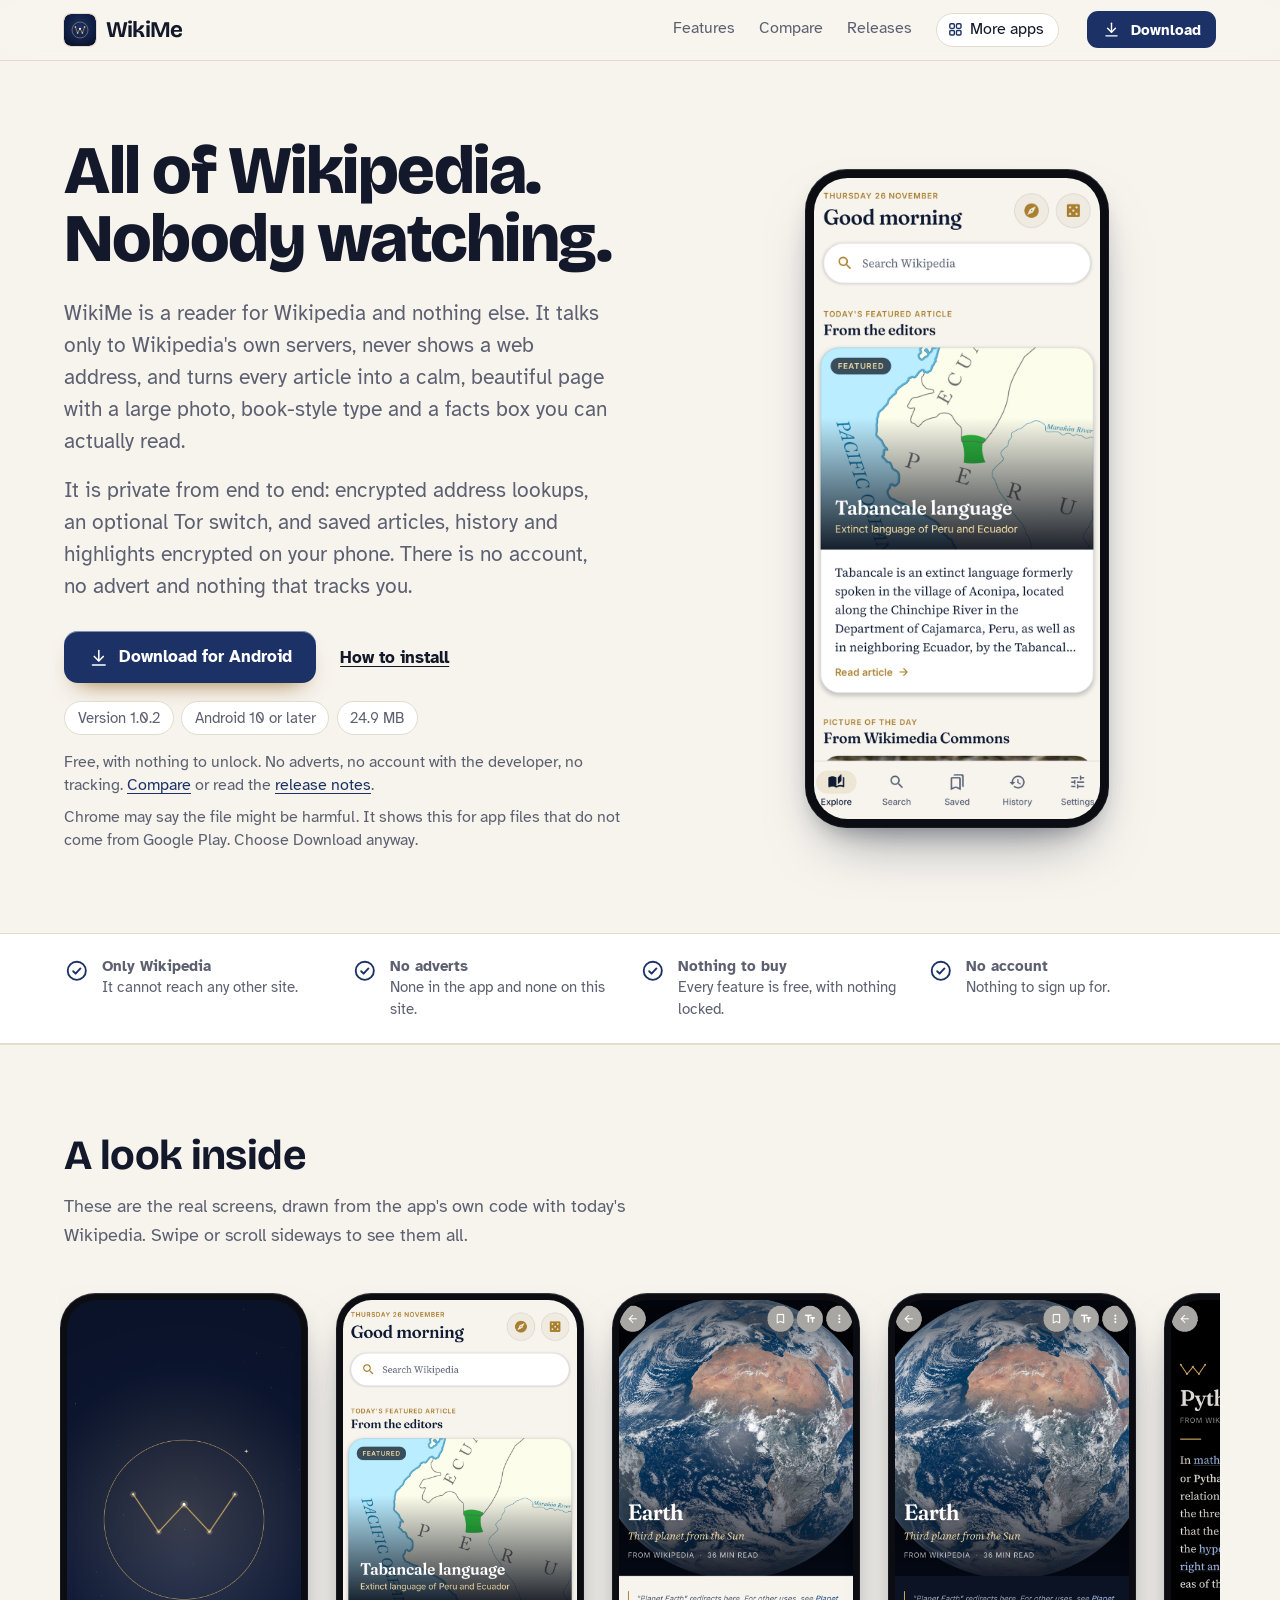
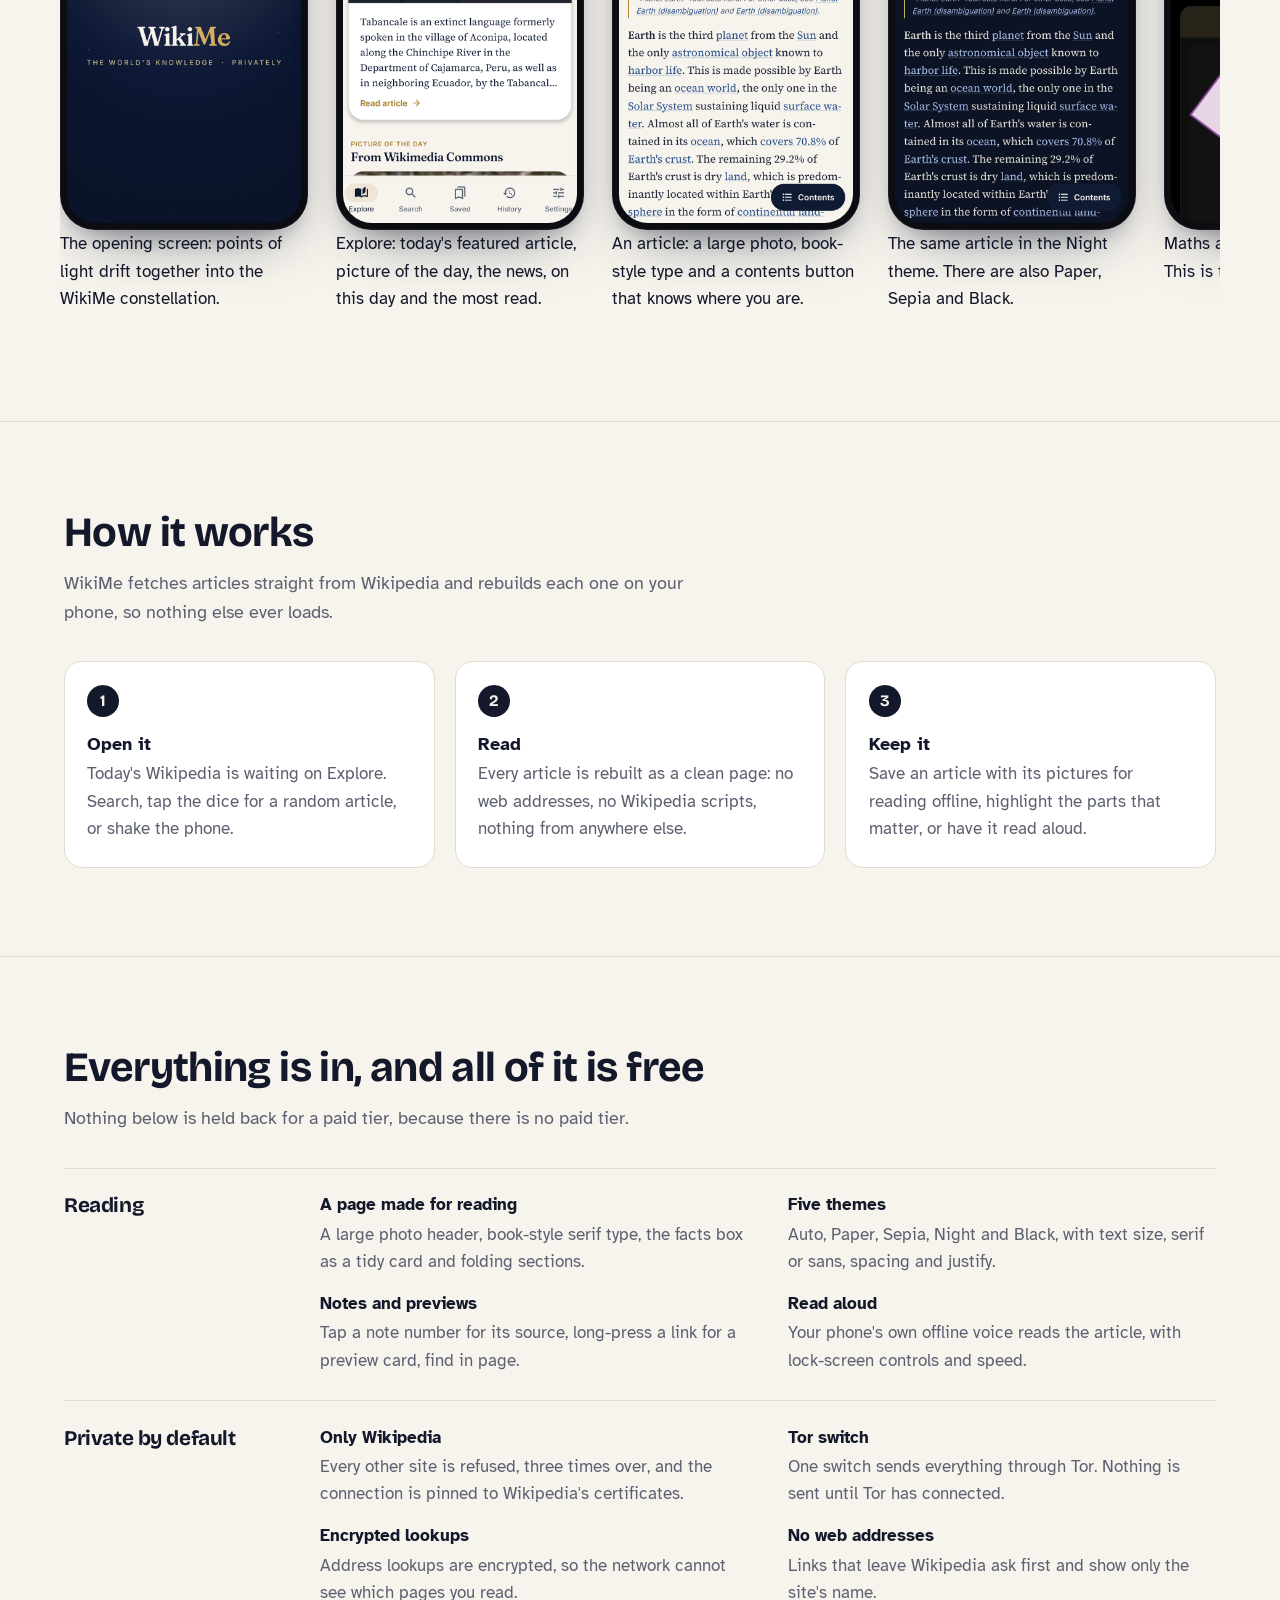
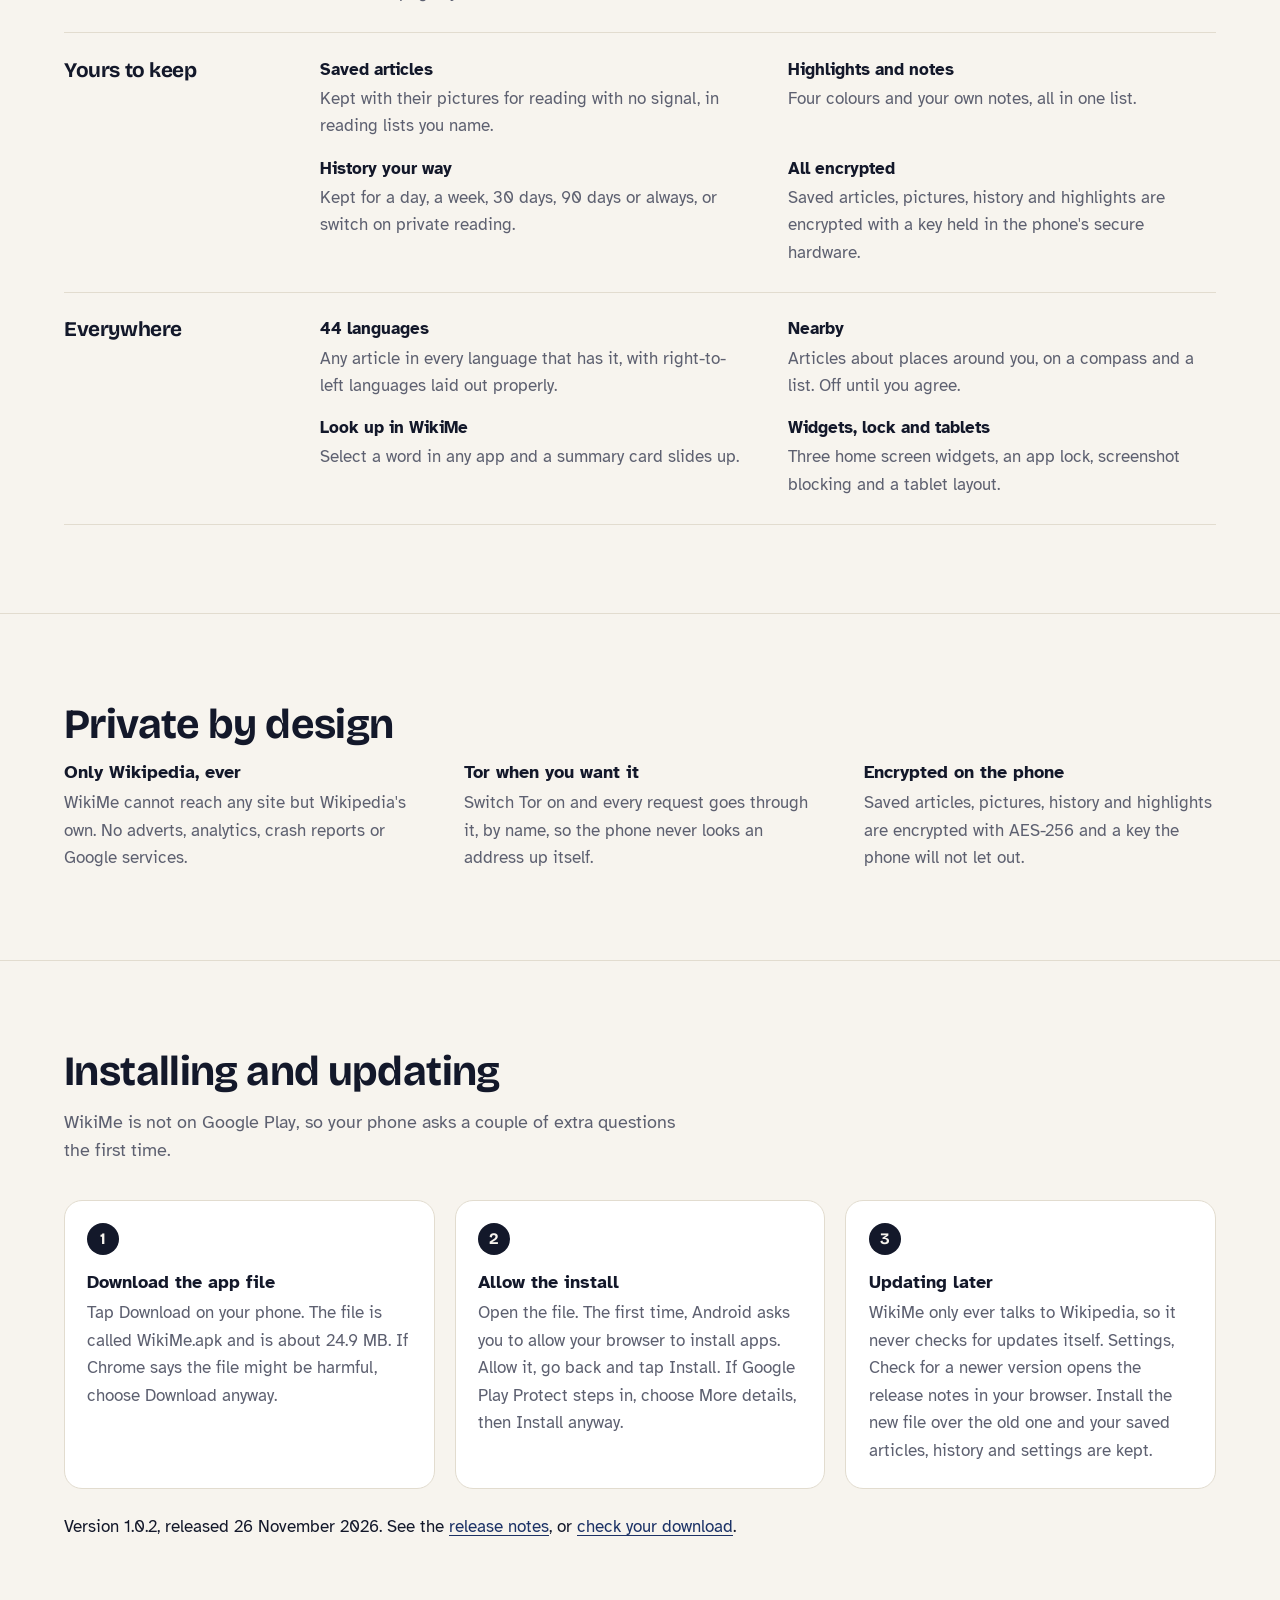
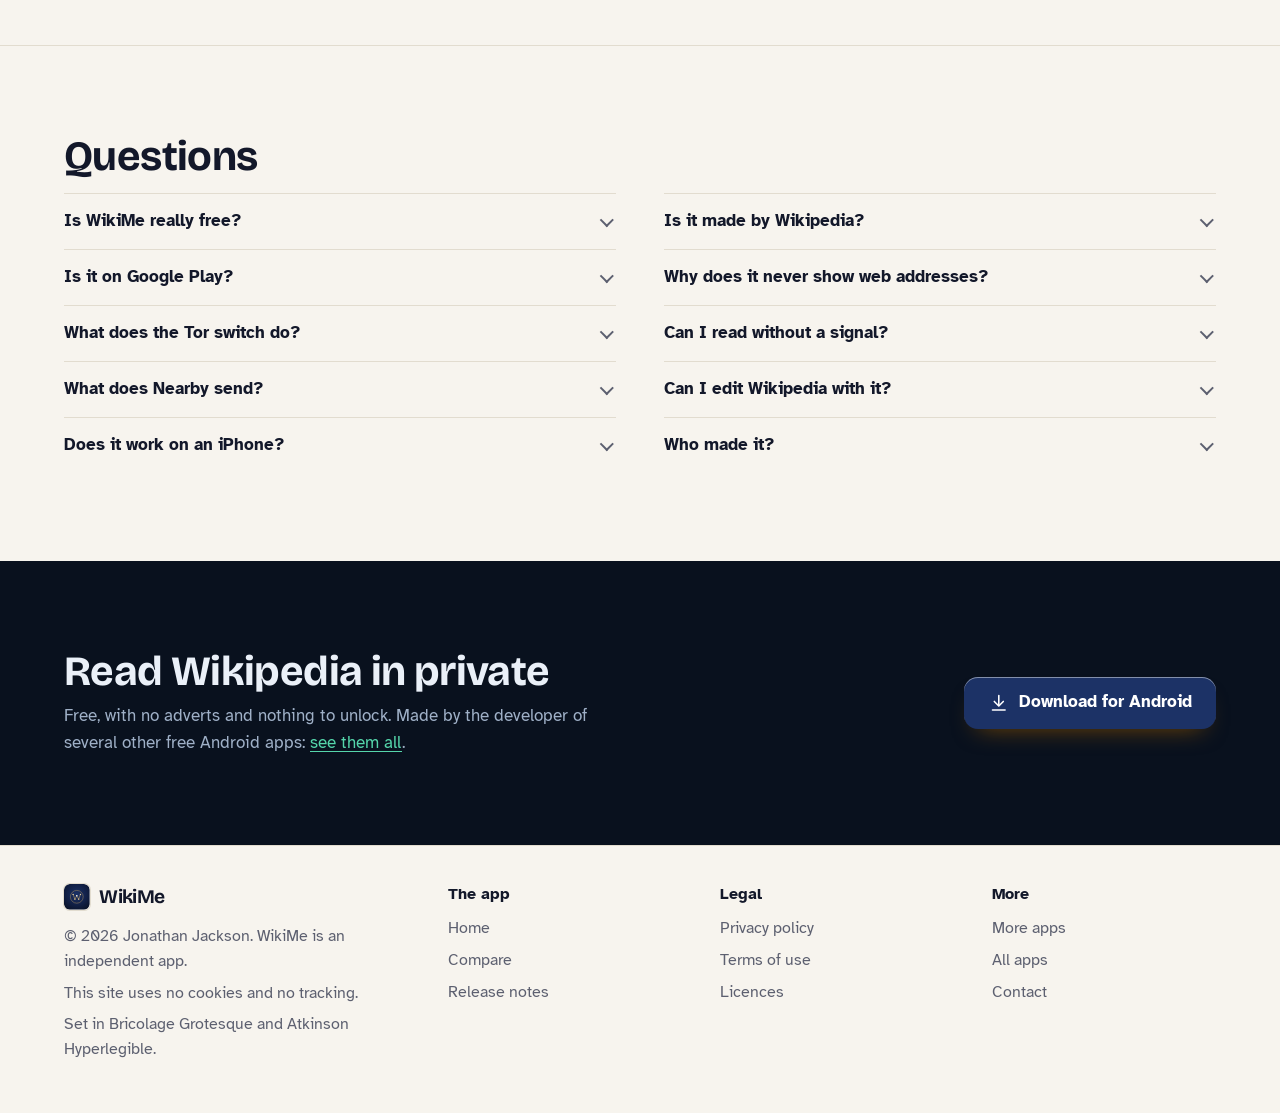
<file: index.html>
<!DOCTYPE html>
<html lang="en-GB">
<head>
<meta charset="utf-8">
<meta name="viewport" content="width=device-width, initial-scale=1">
<title>WikiMe: a free, private Wikipedia reader for Android, with Tor built in</title>
<meta name="description" content="WikiMe is a private reader for Wikipedia on Android. It only ever talks to Wikipedia, never shows a web address, can route everything through Tor, and keeps saved articles, history and highlights encrypted on your phone. No account, no adverts, no tracking.">
<meta name="author" content="Jonathan Jackson">
<link rel="canonical" href="https://customgpter.github.io/wikime/">
<meta name="theme-color" content="#f7f4ee" media="(prefers-color-scheme: light)">
<meta name="theme-color" content="#080f22" media="(prefers-color-scheme: dark)">
<meta property="og:type" content="website">
<meta property="og:site_name" content="WikiMe">
<meta property="og:title" content="WikiMe: a free, private Wikipedia reader for Android, with Tor built in">
<meta property="og:description" content="WikiMe is a private reader for Wikipedia on Android. It only ever talks to Wikipedia, never shows a web address, can route everything through Tor, and keeps saved articles, history and highlights encrypted on your phone. No account, no adverts, no tracking.">
<meta property="og:url" content="https://customgpter.github.io/wikime/">
<meta property="og:image" content="https://customgpter.github.io/wikime/assets/og.png">
<meta property="og:image:width" content="1200">
<meta property="og:image:height" content="630">
<meta property="og:image:alt" content="WikiMe&#x27;s Explore screen: today&#x27;s featured article, a search bar and the tabs along the bottom">
<meta property="og:locale" content="en_GB">
<meta name="twitter:card" content="summary_large_image">
<link rel="icon" href="./assets/favicon.svg" type="image/svg+xml">
<link rel="apple-touch-icon" href="./assets/apple-touch-icon.png">
<link rel="preload" href="./assets/fonts/bricolage-grotesque-latin.woff2" as="font" type="font/woff2" crossorigin>
<link rel="preload" href="./assets/fonts/atkinson-hyperlegible-latin-400-normal.woff2" as="font" type="font/woff2" crossorigin>
<link rel="stylesheet" href="./assets/site.css?v=1">
<link rel="stylesheet" href="./assets/house.css?v=1">
<link rel="stylesheet" href="./assets/apps-list.css?v=1">
<script src="./assets/apps-list.js?v=1" defer></script>
<script type="application/ld+json">{"@context":"https://schema.org","@type":"SoftwareApplication","name":"WikiMe","url":"https://customgpter.github.io/wikime/","description":"WikiMe is a private reader for Wikipedia on Android. It only ever talks to Wikipedia, never shows a web address, can route everything through Tor, and keeps saved articles, history and highlights encrypted on your phone. No account, no adverts, no tracking.","applicationCategory":"ReferenceApplication","operatingSystem":"Android 10 or later","softwareVersion":"1.0.2","downloadUrl":"https://github.com/CustomGPTer/wikime/releases/latest/download/WikiMe.apk","releaseNotes":"https://customgpter.github.io/wikime/releases.html","offers":{"@type":"Offer","price":"0","priceCurrency":"GBP"},"inLanguage":"en-GB","image":"https://customgpter.github.io/wikime/assets/og.png","featureList":["A page made for reading","Five themes","Notes and previews","Read aloud","Only Wikipedia","Tor switch","Encrypted lookups","No web addresses","Saved articles","Highlights and notes","History your way","All encrypted"],"author":{"@type":"Person","name":"Jonathan Jackson"}}</script>
<script type="application/ld+json">{"@context":"https://schema.org","@type":"FAQPage","mainEntity":[{"@type":"Question","name":"Is WikiMe really free?","acceptedAnswer":{"@type":"Answer","text":"Yes. There is no paid version, no subscription and no adverts, and nothing in the app is locked."}},{"@type":"Question","name":"Is it made by Wikipedia?","acceptedAnswer":{"@type":"Answer","text":"No. WikiMe is an independent app that reads Wikipedia. The articles are written by Wikipedia's volunteers and shared under Wikipedia's own licence, which WikiMe credits on every article and when you share."}},{"@type":"Question","name":"Is it on Google Play?","acceptedAnswer":{"@type":"Answer","text":"No. WikiMe is a personal project and is downloaded from this site as an Android app file. It needs Android 10 or later."}},{"@type":"Question","name":"Why does it never show web addresses?","acceptedAnswer":{"@type":"Answer","text":"So it reads like a book, not a browser. Links inside Wikipedia open in WikiMe. A link to any other site asks first, shows only the site's name, and opens in your phone's own browser."}},{"@type":"Question","name":"What does the Tor switch do?","acceptedAnswer":{"@type":"Answer","text":"When it is on, every request goes through the Tor network, so Wikipedia and your network cannot link what you read to you. It is off by default because Tor is slower. While Tor is connecting, nothing is sent at all."}},{"@type":"Question","name":"Can I read without a signal?","acceptedAnswer":{"@type":"Answer","text":"Yes. Tap the bookmark on any article to save it with its pictures. Saved articles open with no connection, and can be updated whenever you like."}},{"@type":"Question","name":"What does Nearby send?","acceptedAnswer":{"@type":"Answer","text":"Only when you ask, and only after you agree: your approximate position, rounded to about a kilometre, is sent once to Wikipedia to find articles about places nearby. It is never stored."}},{"@type":"Question","name":"Can I edit Wikipedia with it?","acceptedAnswer":{"@type":"Answer","text":"No. WikiMe is for reading. It has no account and no sign-in, so there is nothing that can be linked to you."}},{"@type":"Question","name":"Does it work on an iPhone?","acceptedAnswer":{"@type":"Answer","text":"No. WikiMe is for Android phones and tablets only."}},{"@type":"Question","name":"Who made it?","acceptedAnswer":{"@type":"Answer","text":"WikiMe is made by Jonathan Jackson, an independent developer in the United Kingdom."}}]}</script>
</head>
<body>
<a class="skip" href="#main">Skip to content</a>
<header class="masthead">
<div class="wrap">
<a class="brand" href="./" aria-label="WikiMe home"><svg viewBox="0 0 108 108" aria-hidden="true"><defs><radialGradient id="wmbg" cx="0.5" cy="0.41" r="0.75"><stop offset="0" stop-color="#1c3266"/><stop offset="0.5" stop-color="#122149"/><stop offset="1" stop-color="#080f22"/></radialGradient></defs><rect width="108" height="108" rx="24" fill="url(#wmbg)"/><circle cx="54" cy="54" r="27" fill="none" stroke="#D6AE62" stroke-width="1.6"/><path d="M38.5,44 L46,64 L54,49.5 L62,64 L69.5,44" fill="none" stroke="#D6AE62" stroke-width="2.1" stroke-linejoin="round" stroke-linecap="round"/><circle cx="38.5" cy="44" r="2.8" fill="#F1D9A2"/><circle cx="46" cy="64" r="2.8" fill="#F1D9A2"/><circle cx="54" cy="49.5" r="3.4" fill="#fff"/><circle cx="62" cy="64" r="2.8" fill="#F1D9A2"/><circle cx="69.5" cy="44" r="2.8" fill="#F1D9A2"/></svg><span>WikiMe</span></a>
<nav aria-label="Main"><ul><li><a href="./#features">Features</a></li><li><a href="./compare.html">Compare</a></li><li><a href="./releases.html">Releases</a></li><li><a class="more-apps" href="./more-apps.html"><svg class="ico" viewBox="0 0 24 24" aria-hidden="true"><rect x="4" y="4" width="6.5" height="6.5" rx="1.6"/><rect x="13.5" y="4" width="6.5" height="6.5" rx="1.6"/><rect x="4" y="13.5" width="6.5" height="6.5" rx="1.6"/><rect x="13.5" y="13.5" width="6.5" height="6.5" rx="1.6"/></svg>More apps</a></li></ul></nav>
<a class="button small" href="https://github.com/CustomGPTer/wikime/releases/latest/download/WikiMe.apk"><svg class="ico" viewBox="0 0 24 24" aria-hidden="true"><path d="M12 4v11"/><path d="M7 10.5l5 5 5-5"/><path d="M5 20h14"/></svg>Download</a>
</div>
</header>
<main id="main">
<div class="hero">
<div class="wrap hero-grid">
<div class="hero-copy">
<h1>All of Wikipedia. Nobody watching.</h1>
<p class="lede">WikiMe is a reader for Wikipedia and nothing else. It talks only to Wikipedia's own servers, never shows a web address, and turns every article into a calm, beautiful page with a large photo, book-style type and a facts box you can actually read.</p><p class="lede">It is private from end to end: encrypted address lookups, an optional Tor switch, and saved articles, history and highlights encrypted on your phone. There is no account, no advert and nothing that tracks you.</p>

<p class="get" id="download"><a class="button" href="https://github.com/CustomGPTer/wikime/releases/latest/download/WikiMe.apk"><svg class="ico" viewBox="0 0 24 24" aria-hidden="true"><path d="M12 4v11"/><path d="M7 10.5l5 5 5-5"/><path d="M5 20h14"/></svg>Download for Android</a><a class="aside" href="#install">How to install</a></p>
<ul class="pills"><li>Version 1.0.2</li><li>Android 10 or later</li><li>24.9 MB</li></ul>
<p class="facts">Free, with nothing to unlock. No adverts, no account with the developer, no tracking. <a href="compare.html">Compare</a> or read the <a href="releases.html">release notes</a>.</p>
<p class="facts">Chrome may say the file might be harmful. It shows this for app files that do not come from Google Play. Choose Download anyway.</p>
</div>
<div class="hero-phone"><div class="phone"><img src="./assets/screens/explore.png" alt="Explore: today&#x27;s featured article, picture of the day, the news, on this day and the most read." width="393" height="852" fetchpriority="high"></div></div>
</div>
</div>

<section class="promises" aria-label="In short">
<div class="wrap"><ul><li><svg class="ico" viewBox="0 0 24 24" aria-hidden="true"><circle cx="12" cy="12" r="8.5"/><path d="M8.6 12.4l2.3 2.3 4.5-4.9"/></svg><span><b>Only Wikipedia</b><span>It cannot reach any other site.</span></span></li><li><svg class="ico" viewBox="0 0 24 24" aria-hidden="true"><circle cx="12" cy="12" r="8.5"/><path d="M8.6 12.4l2.3 2.3 4.5-4.9"/></svg><span><b>No adverts</b><span>None in the app and none on this site.</span></span></li><li><svg class="ico" viewBox="0 0 24 24" aria-hidden="true"><circle cx="12" cy="12" r="8.5"/><path d="M8.6 12.4l2.3 2.3 4.5-4.9"/></svg><span><b>Nothing to buy</b><span>Every feature is free, with nothing locked.</span></span></li><li><svg class="ico" viewBox="0 0 24 24" aria-hidden="true"><circle cx="12" cy="12" r="8.5"/><path d="M8.6 12.4l2.3 2.3 4.5-4.9"/></svg><span><b>No account</b><span>Nothing to sign up for.</span></span></li></ul></div>
</section>

<section id="screens" aria-labelledby="screens-h">
<div class="wrap">
<h2 id="screens-h">A look inside</h2>
<p class="intro">These are the real screens, drawn from the app&#x27;s own code with today&#x27;s Wikipedia. Swipe or scroll sideways to see them all.</p>
<div class="gallery" tabindex="0" role="region" aria-label="Screens from WikiMe"><figure class="shot"><div class="phone"><img src="./assets/screens/opening.png" alt="The opening screen: points of light drift together into the WikiMe constellation." width="393" height="852" loading="eager" decoding="async"></div><figcaption>The opening screen: points of light drift together into the WikiMe constellation.</figcaption></figure><figure class="shot"><div class="phone"><img src="./assets/screens/explore.png" alt="Explore: today&#x27;s featured article, picture of the day, the news, on this day and the most read." width="393" height="852" loading="eager" decoding="async"></div><figcaption>Explore: today&#x27;s featured article, picture of the day, the news, on this day and the most read.</figcaption></figure><figure class="shot"><div class="phone"><img src="./assets/screens/article.png" alt="An article: a large photo, book-style type and a contents button that knows where you are." width="393" height="852" loading="eager" decoding="async"></div><figcaption>An article: a large photo, book-style type and a contents button that knows where you are.</figcaption></figure><figure class="shot"><div class="phone"><img src="./assets/screens/night.png" alt="The same article in the Night theme. There are also Paper, Sepia and Black." width="393" height="852" loading="eager" decoding="async"></div><figcaption>The same article in the Night theme. There are also Paper, Sepia and Black.</figcaption></figure><figure class="shot"><div class="phone"><img src="./assets/screens/maths.png" alt="Maths and diagrams stay sharp. This is the Black theme." width="393" height="852" loading="eager" decoding="async"></div><figcaption>Maths and diagrams stay sharp. This is the Black theme.</figcaption></figure><figure class="shot"><div class="phone"><img src="./assets/screens/contents.png" alt="Contents: jump to any section, with the one you are reading marked." width="393" height="852" loading="eager" decoding="async"></div><figcaption>Contents: jump to any section, with the one you are reading marked.</figcaption></figure><figure class="shot"><div class="phone"><img src="./assets/screens/highlight.png" alt="Highlights and notes in four colours, kept encrypted on the phone." width="393" height="852" loading="eager" decoding="async"></div><figcaption>Highlights and notes in four colours, kept encrypted on the phone.</figcaption></figure><figure class="shot"><div class="phone"><img src="./assets/screens/search.png" alt="Search with pictures as you type, and inside articles too." width="393" height="852" loading="eager" decoding="async"></div><figcaption>Search with pictures as you type, and inside articles too.</figcaption></figure><figure class="shot"><div class="phone"><img src="./assets/screens/saved.png" alt="Saved articles with their pictures, for reading with no signal, in your own lists." width="393" height="852" loading="eager" decoding="async"></div><figcaption>Saved articles with their pictures, for reading with no signal, in your own lists.</figcaption></figure><figure class="shot"><div class="phone"><img src="./assets/screens/history.png" alt="History, kept for as long as you choose, with private reading a tap away." width="393" height="852" loading="eager" decoding="async"></div><figcaption>History, kept for as long as you choose, with private reading a tap away.</figcaption></figure><figure class="shot"><div class="phone"><img src="./assets/screens/settings.png" alt="Reading settings: five themes, text size, serif or sans, spacing and more." width="393" height="852" loading="eager" decoding="async"></div><figcaption>Reading settings: five themes, text size, serif or sans, spacing and more.</figcaption></figure><figure class="shot"><div class="phone"><img src="./assets/screens/nearby.png" alt="Nearby: articles about places around you, on a compass. Off until you agree." width="393" height="852" loading="eager" decoding="async"></div><figcaption>Nearby: articles about places around you, on a compass. Off until you agree.</figcaption></figure><figure class="shot"><div class="phone"><img src="./assets/screens/lock.png" alt="App lock with a PIN or fingerprint." width="393" height="852" loading="eager" decoding="async"></div><figcaption>App lock with a PIN or fingerprint.</figcaption></figure><figure class="shot"><div class="phone"><img src="./assets/screens/widgets.png" alt="Home screen widgets: featured article, on this day and a search bar." width="393" height="852" loading="eager" decoding="async"></div><figcaption>Home screen widgets: featured article, on this day and a search bar.</figcaption></figure></div>
</div>
</section>

<section id="how" aria-labelledby="how-h">
<div class="wrap">
<h2 id="how-h">How it works</h2>
<p class="intro">WikiMe fetches articles straight from Wikipedia and rebuilds each one on your phone, so nothing else ever loads.</p>
<ol class="steps"><li><h3>Open it</h3><p>Today's Wikipedia is waiting on Explore. Search, tap the dice for a random article, or shake the phone.</p></li><li><h3>Read</h3><p>Every article is rebuilt as a clean page: no web addresses, no Wikipedia scripts, nothing from anywhere else.</p></li><li><h3>Keep it</h3><p>Save an article with its pictures for reading offline, highlight the parts that matter, or have it read aloud.</p></li></ol>
</div>
</section>

<section id="features" aria-labelledby="features-h">
<div class="wrap">
<h2 id="features-h">Everything is in, and all of it is free</h2>
<p class="intro">Nothing below is held back for a paid tier, because there is no paid tier.</p>
<div class="groups"><div class="group"><h3>Reading</h3><dl><div><dt>A page made for reading</dt><dd>A large photo header, book-style serif type, the facts box as a tidy card and folding sections.</dd></div><div><dt>Five themes</dt><dd>Auto, Paper, Sepia, Night and Black, with text size, serif or sans, spacing and justify.</dd></div><div><dt>Notes and previews</dt><dd>Tap a note number for its source, long-press a link for a preview card, find in page.</dd></div><div><dt>Read aloud</dt><dd>Your phone's own offline voice reads the article, with lock-screen controls and speed.</dd></div></dl></div><div class="group"><h3>Private by default</h3><dl><div><dt>Only Wikipedia</dt><dd>Every other site is refused, three times over, and the connection is pinned to Wikipedia's certificates.</dd></div><div><dt>Tor switch</dt><dd>One switch sends everything through Tor. Nothing is sent until Tor has connected.</dd></div><div><dt>Encrypted lookups</dt><dd>Address lookups are encrypted, so the network cannot see which pages you read.</dd></div><div><dt>No web addresses</dt><dd>Links that leave Wikipedia ask first and show only the site's name.</dd></div></dl></div><div class="group"><h3>Yours to keep</h3><dl><div><dt>Saved articles</dt><dd>Kept with their pictures for reading with no signal, in reading lists you name.</dd></div><div><dt>Highlights and notes</dt><dd>Four colours and your own notes, all in one list.</dd></div><div><dt>History your way</dt><dd>Kept for a day, a week, 30 days, 90 days or always, or switch on private reading.</dd></div><div><dt>All encrypted</dt><dd>Saved articles, pictures, history and highlights are encrypted with a key held in the phone's secure hardware.</dd></div></dl></div><div class="group"><h3>Everywhere</h3><dl><div><dt>44 languages</dt><dd>Any article in every language that has it, with right-to-left languages laid out properly.</dd></div><div><dt>Nearby</dt><dd>Articles about places around you, on a compass and a list. Off until you agree.</dd></div><div><dt>Look up in WikiMe</dt><dd>Select a word in any app and a summary card slides up.</dd></div><div><dt>Widgets, lock and tablets</dt><dd>Three home screen widgets, an app lock, screenshot blocking and a tablet layout.</dd></div></dl></div></div>
</div>
</section>

<section id="privacy" aria-labelledby="privacy-h">
<div class="wrap">
<h2 id="privacy-h">Private by design</h2>
<ul class="plain"><li><h3>Only Wikipedia, ever</h3><p>WikiMe cannot reach any site but Wikipedia's own. No adverts, analytics, crash reports or Google services.</p></li><li><h3>Tor when you want it</h3><p>Switch Tor on and every request goes through it, by name, so the phone never looks an address up itself.</p></li><li><h3>Encrypted on the phone</h3><p>Saved articles, pictures, history and highlights are encrypted with AES-256 and a key the phone will not let out.</p></li></ul>
</div>
</section>

<section id="install" aria-labelledby="install-h">
<div class="wrap">
<h2 id="install-h">Installing and updating</h2>
<p class="intro">WikiMe is not on Google Play, so your phone asks a couple of extra questions the first time.</p>
<ol class="steps"><li><h3>Download the app file</h3><p>Tap Download on your phone. The file is called WikiMe.apk and is about 24.9 MB. If Chrome says the file might be harmful, choose Download anyway.</p></li><li><h3>Allow the install</h3><p>Open the file. The first time, Android asks you to allow your browser to install apps. Allow it, go back and tap Install. If Google Play Protect steps in, choose More details, then Install anyway.</p></li><li><h3>Updating later</h3><p>WikiMe only ever talks to Wikipedia, so it never checks for updates itself. Settings, Check for a newer version opens the release notes in your browser. Install the new file over the old one and your saved articles, history and settings are kept.</p></li></ol>
<p class="after-table">Version 1.0.2, released 26 November 2026. See the <a href="releases.html">release notes</a>, or <a href="releases.html#checking">check your download</a>.</p>
</div>
</section>

<section id="questions" aria-labelledby="questions-h">
<div class="wrap">
<h2 id="questions-h">Questions</h2>
<div class="faq"><details><summary>Is WikiMe really free?</summary><p>Yes. There is no paid version, no subscription and no adverts, and nothing in the app is locked.</p></details><details><summary>Is it made by Wikipedia?</summary><p>No. WikiMe is an independent app that reads Wikipedia. The articles are written by Wikipedia's volunteers and shared under Wikipedia's own licence, which WikiMe credits on every article and when you share.</p></details><details><summary>Is it on Google Play?</summary><p>No. WikiMe is a personal project and is downloaded from this site as an Android app file. It needs Android 10 or later.</p></details><details><summary>Why does it never show web addresses?</summary><p>So it reads like a book, not a browser. Links inside Wikipedia open in WikiMe. A link to any other site asks first, shows only the site's name, and opens in your phone's own browser.</p></details><details><summary>What does the Tor switch do?</summary><p>When it is on, every request goes through the Tor network, so Wikipedia and your network cannot link what you read to you. It is off by default because Tor is slower. While Tor is connecting, nothing is sent at all.</p></details><details><summary>Can I read without a signal?</summary><p>Yes. Tap the bookmark on any article to save it with its pictures. Saved articles open with no connection, and can be updated whenever you like.</p></details><details><summary>What does Nearby send?</summary><p>Only when you ask, and only after you agree: your approximate position, rounded to about a kilometre, is sent once to Wikipedia to find articles about places nearby. It is never stored.</p></details><details><summary>Can I edit Wikipedia with it?</summary><p>No. WikiMe is for reading. It has no account and no sign-in, so there is nothing that can be linked to you.</p></details><details><summary>Does it work on an iPhone?</summary><p>No. WikiMe is for Android phones and tablets only.</p></details><details><summary>Who made it?</summary><p>WikiMe is made by Jonathan Jackson, an independent developer in the United Kingdom.</p></details></div>
</div>
</section>

<section class="closing" aria-labelledby="closing-h">
<div class="wrap">
<div><h2 id="closing-h">Read Wikipedia in private</h2><p>Free, with no adverts and nothing to unlock. Made by the developer of several other free Android apps: <a href="more-apps.html">see them all</a>.</p></div>
<a class="button" href="https://github.com/CustomGPTer/wikime/releases/latest/download/WikiMe.apk"><svg class="ico" viewBox="0 0 24 24" aria-hidden="true"><path d="M12 4v11"/><path d="M7 10.5l5 5 5-5"/><path d="M5 20h14"/></svg>Download for Android</a>
</div>
</section>
</main>
<footer class="colophon">
<div class="wrap">
<div>
<a class="brand" href="./" aria-label="WikiMe home"><svg viewBox="0 0 108 108" aria-hidden="true"><defs><radialGradient id="wmbg" cx="0.5" cy="0.41" r="0.75"><stop offset="0" stop-color="#1c3266"/><stop offset="0.5" stop-color="#122149"/><stop offset="1" stop-color="#080f22"/></radialGradient></defs><rect width="108" height="108" rx="24" fill="url(#wmbg)"/><circle cx="54" cy="54" r="27" fill="none" stroke="#D6AE62" stroke-width="1.6"/><path d="M38.5,44 L46,64 L54,49.5 L62,64 L69.5,44" fill="none" stroke="#D6AE62" stroke-width="2.1" stroke-linejoin="round" stroke-linecap="round"/><circle cx="38.5" cy="44" r="2.8" fill="#F1D9A2"/><circle cx="46" cy="64" r="2.8" fill="#F1D9A2"/><circle cx="54" cy="49.5" r="3.4" fill="#fff"/><circle cx="62" cy="64" r="2.8" fill="#F1D9A2"/><circle cx="69.5" cy="44" r="2.8" fill="#F1D9A2"/></svg><span>WikiMe</span></a>
<p>&copy; 2026 Jonathan Jackson. WikiMe is an independent app.</p>
<p>This site uses no cookies and no tracking.</p>
<p>Set in Bricolage Grotesque and Atkinson Hyperlegible.</p>
</div>
<nav aria-label="The app"><h2>The app</h2><ul>
<li><a href="./">Home</a></li>
<li><a href="./compare.html">Compare</a></li>
<li><a href="./releases.html">Release notes</a></li>

</ul></nav>
<nav aria-label="Legal"><h2>Legal</h2><ul>
<li><a href="./privacy.html">Privacy policy</a></li>
<li><a href="./terms.html">Terms of use</a></li>
<li><a href="./licences.html">Licences</a></li>
</ul></nav>
<nav aria-label="More"><h2>More</h2><ul>
<li><a href="./more-apps.html">More apps</a></li>
<li><a href="https://customgpter.github.io/">All apps</a></li>
<li><a href="https://github.com/CustomGPTer/wikime/issues">Contact</a></li>
</ul></nav>
</div>
</footer>
</body>
</html>
</file>
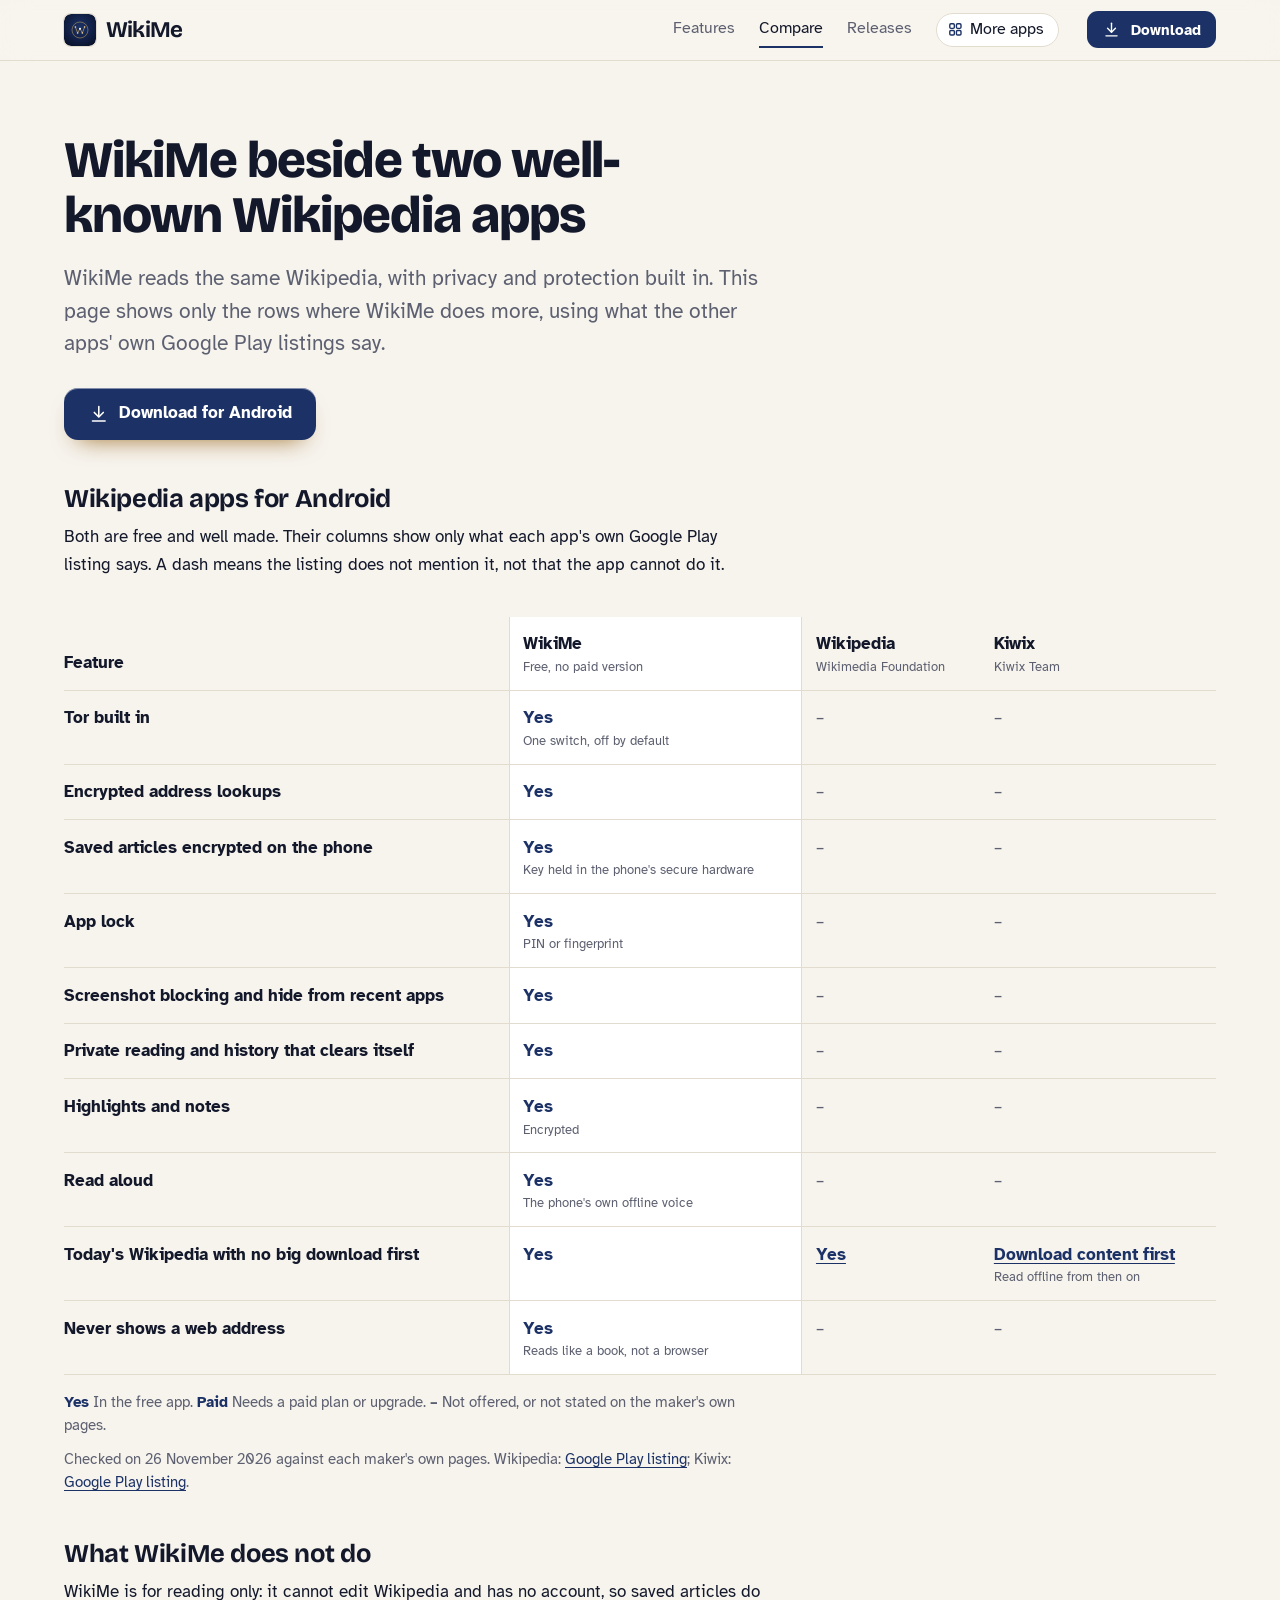
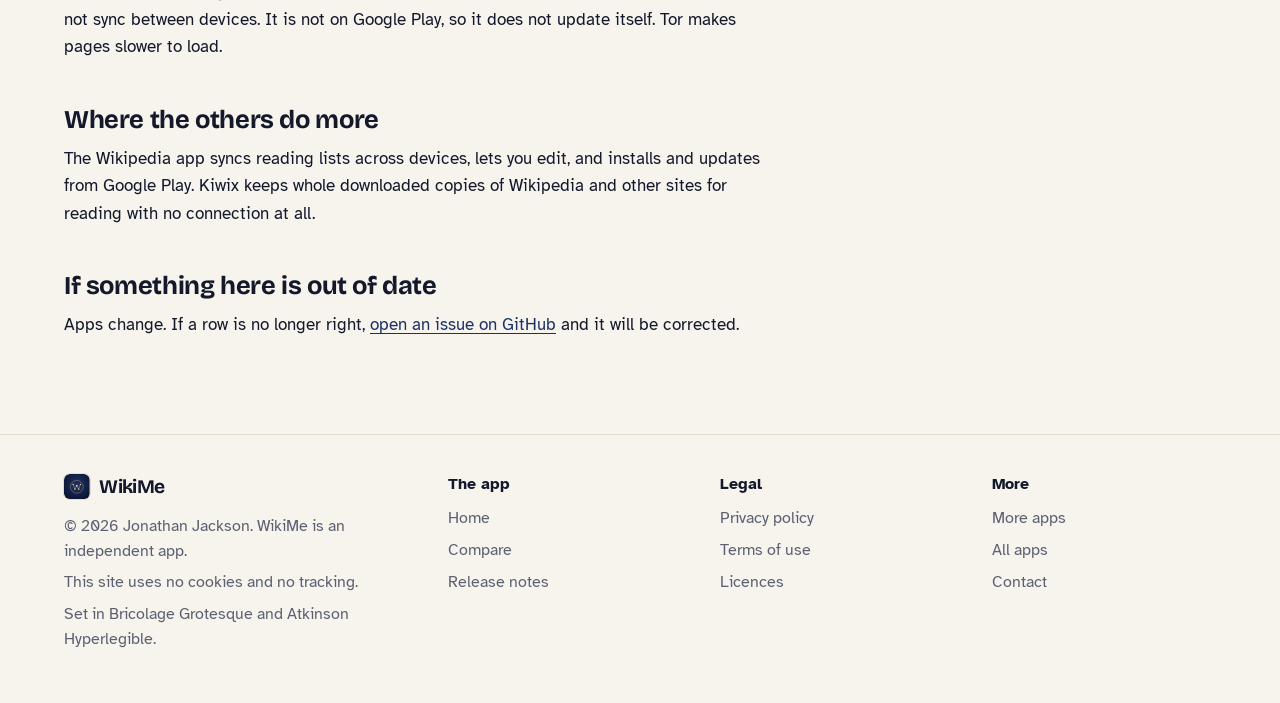
<file: compare.html>
<!DOCTYPE html>
<html lang="en-GB">
<head>
<meta charset="utf-8">
<meta name="viewport" content="width=device-width, initial-scale=1">
<title>WikiMe compared with other Wikipedia apps</title>
<meta name="description" content="How WikiMe compares with the official Wikipedia app and Kiwix, row by row, with each claim linked to the app&#x27;s own Google Play listing.">
<meta name="author" content="Jonathan Jackson">
<link rel="canonical" href="https://customgpter.github.io/wikime/compare.html">
<meta name="theme-color" content="#f7f4ee" media="(prefers-color-scheme: light)">
<meta name="theme-color" content="#080f22" media="(prefers-color-scheme: dark)">
<meta property="og:type" content="website">
<meta property="og:site_name" content="WikiMe">
<meta property="og:title" content="WikiMe compared with other Wikipedia apps">
<meta property="og:description" content="How WikiMe compares with the official Wikipedia app and Kiwix, row by row, with each claim linked to the app&#x27;s own Google Play listing.">
<meta property="og:url" content="https://customgpter.github.io/wikime/compare.html">
<meta property="og:image" content="https://customgpter.github.io/wikime/assets/og.png">
<meta property="og:image:width" content="1200">
<meta property="og:image:height" content="630">
<meta property="og:image:alt" content="WikiMe&#x27;s Explore screen: today&#x27;s featured article, a search bar and the tabs along the bottom">
<meta property="og:locale" content="en_GB">
<meta name="twitter:card" content="summary_large_image">
<link rel="icon" href="./assets/favicon.svg" type="image/svg+xml">
<link rel="apple-touch-icon" href="./assets/apple-touch-icon.png">
<link rel="preload" href="./assets/fonts/bricolage-grotesque-latin.woff2" as="font" type="font/woff2" crossorigin>
<link rel="preload" href="./assets/fonts/atkinson-hyperlegible-latin-400-normal.woff2" as="font" type="font/woff2" crossorigin>
<link rel="stylesheet" href="./assets/site.css?v=1">
<link rel="stylesheet" href="./assets/house.css?v=1">
<link rel="stylesheet" href="./assets/apps-list.css?v=1">
<script src="./assets/apps-list.js?v=1" defer></script>
</head>
<body>
<a class="skip" href="#main">Skip to content</a>
<header class="masthead">
<div class="wrap">
<a class="brand" href="./" aria-label="WikiMe home"><svg viewBox="0 0 108 108" aria-hidden="true"><defs><radialGradient id="wmbg" cx="0.5" cy="0.41" r="0.75"><stop offset="0" stop-color="#1c3266"/><stop offset="0.5" stop-color="#122149"/><stop offset="1" stop-color="#080f22"/></radialGradient></defs><rect width="108" height="108" rx="24" fill="url(#wmbg)"/><circle cx="54" cy="54" r="27" fill="none" stroke="#D6AE62" stroke-width="1.6"/><path d="M38.5,44 L46,64 L54,49.5 L62,64 L69.5,44" fill="none" stroke="#D6AE62" stroke-width="2.1" stroke-linejoin="round" stroke-linecap="round"/><circle cx="38.5" cy="44" r="2.8" fill="#F1D9A2"/><circle cx="46" cy="64" r="2.8" fill="#F1D9A2"/><circle cx="54" cy="49.5" r="3.4" fill="#fff"/><circle cx="62" cy="64" r="2.8" fill="#F1D9A2"/><circle cx="69.5" cy="44" r="2.8" fill="#F1D9A2"/></svg><span>WikiMe</span></a>
<nav aria-label="Main"><ul><li><a href="./#features">Features</a></li><li><a href="./compare.html" aria-current="page">Compare</a></li><li><a href="./releases.html">Releases</a></li><li><a class="more-apps" href="./more-apps.html"><svg class="ico" viewBox="0 0 24 24" aria-hidden="true"><rect x="4" y="4" width="6.5" height="6.5" rx="1.6"/><rect x="13.5" y="4" width="6.5" height="6.5" rx="1.6"/><rect x="4" y="13.5" width="6.5" height="6.5" rx="1.6"/><rect x="13.5" y="13.5" width="6.5" height="6.5" rx="1.6"/></svg>More apps</a></li></ul></nav>
<a class="button small" href="https://github.com/CustomGPTer/wikime/releases/latest/download/WikiMe.apk"><svg class="ico" viewBox="0 0 24 24" aria-hidden="true"><path d="M12 4v11"/><path d="M7 10.5l5 5 5-5"/><path d="M5 20h14"/></svg>Download</a>
</div>
</header>
<main id="main" class="doc">
<div class="wrap">
<div class="measure">
<h1>WikiMe beside two well-known Wikipedia apps</h1>
<p class="lede">WikiMe reads the same Wikipedia, with privacy and protection built in. This page shows only the rows where WikiMe does more, using what the other apps' own Google Play listings say.</p>
<p class="get"><a class="button" href="https://github.com/CustomGPTer/wikime/releases/latest/download/WikiMe.apk"><svg class="ico" viewBox="0 0 24 24" aria-hidden="true"><path d="M12 4v11"/><path d="M7 10.5l5 5 5-5"/><path d="M5 20h14"/></svg>Download for Android</a></p>
<h2 id="table">Wikipedia apps for Android</h2>
<p>Both are free and well made. Their columns show only what each app's own Google Play listing says. A dash means the listing does not mention it, not that the app cannot do it.</p>
</div>
<div class="scroll">
<table class="cmp">
<thead><tr><th scope="col">Feature</th><th scope="col" class="ours">WikiMe<small>Free, no paid version</small></th><th scope="col">Wikipedia<small>Wikimedia Foundation</small></th><th scope="col">Kiwix<small>Kiwix Team</small></th></tr></thead>
<tbody>
<tr><th scope="row">Tor built in</th><td class="yes ours"><span class="app">WikiMe</span><span class="v">Yes<small>One switch, off by default</small></span></td><td class="na"><span class="app">Wikipedia</span><span class="v">&ndash;</span></td><td class="na"><span class="app">Kiwix</span><span class="v">&ndash;</span></td></tr>
<tr><th scope="row">Encrypted address lookups</th><td class="yes ours"><span class="app">WikiMe</span><span class="v">Yes</span></td><td class="na"><span class="app">Wikipedia</span><span class="v">&ndash;</span></td><td class="na"><span class="app">Kiwix</span><span class="v">&ndash;</span></td></tr>
<tr><th scope="row">Saved articles encrypted on the phone</th><td class="yes ours"><span class="app">WikiMe</span><span class="v">Yes<small>Key held in the phone's secure hardware</small></span></td><td class="na"><span class="app">Wikipedia</span><span class="v">&ndash;</span></td><td class="na"><span class="app">Kiwix</span><span class="v">&ndash;</span></td></tr>
<tr><th scope="row">App lock</th><td class="yes ours"><span class="app">WikiMe</span><span class="v">Yes<small>PIN or fingerprint</small></span></td><td class="na"><span class="app">Wikipedia</span><span class="v">&ndash;</span></td><td class="na"><span class="app">Kiwix</span><span class="v">&ndash;</span></td></tr>
<tr><th scope="row">Screenshot blocking and hide from recent apps</th><td class="yes ours"><span class="app">WikiMe</span><span class="v">Yes</span></td><td class="na"><span class="app">Wikipedia</span><span class="v">&ndash;</span></td><td class="na"><span class="app">Kiwix</span><span class="v">&ndash;</span></td></tr>
<tr><th scope="row">Private reading and history that clears itself</th><td class="yes ours"><span class="app">WikiMe</span><span class="v">Yes</span></td><td class="na"><span class="app">Wikipedia</span><span class="v">&ndash;</span></td><td class="na"><span class="app">Kiwix</span><span class="v">&ndash;</span></td></tr>
<tr><th scope="row">Highlights and notes</th><td class="yes ours"><span class="app">WikiMe</span><span class="v">Yes<small>Encrypted</small></span></td><td class="na"><span class="app">Wikipedia</span><span class="v">&ndash;</span></td><td class="na"><span class="app">Kiwix</span><span class="v">&ndash;</span></td></tr>
<tr><th scope="row">Read aloud</th><td class="yes ours"><span class="app">WikiMe</span><span class="v">Yes<small>The phone's own offline voice</small></span></td><td class="na"><span class="app">Wikipedia</span><span class="v">&ndash;</span></td><td class="na"><span class="app">Kiwix</span><span class="v">&ndash;</span></td></tr>
<tr><th scope="row">Today&#x27;s Wikipedia with no big download first</th><td class="yes ours"><span class="app">WikiMe</span><span class="v">Yes</span></td><td class="yes"><span class="app">Wikipedia</span><span class="v"><a href="https://play.google.com/store/apps/details?id=org.wikipedia&hl=en_GB">Yes</a></span></td><td class="pay"><span class="app">Kiwix</span><span class="v"><a href="https://play.google.com/store/apps/details?id=org.kiwix.kiwixmobile&hl=en_GB">Download content first</a><small>Read offline from then on</small></span></td></tr>
<tr><th scope="row">Never shows a web address</th><td class="yes ours"><span class="app">WikiMe</span><span class="v">Yes<small>Reads like a book, not a browser</small></span></td><td class="na"><span class="app">Wikipedia</span><span class="v">&ndash;</span></td><td class="na"><span class="app">Kiwix</span><span class="v">&ndash;</span></td></tr>
</tbody>
</table>
</div>
<div class="measure">
<p class="key"><strong class="yes">Yes</strong> In the free app. <strong class="pay">Paid</strong> Needs a paid plan or upgrade. <strong>&ndash;</strong> Not offered, or not stated on the maker's own pages.</p>
<p class="key">Checked on 26 November 2026 against each maker's own pages. Wikipedia: <a href="https://play.google.com/store/apps/details?id=org.wikipedia&hl=en_GB">Google Play listing</a>; Kiwix: <a href="https://play.google.com/store/apps/details?id=org.kiwix.kiwixmobile&hl=en_GB">Google Play listing</a>.</p>
<h2>What WikiMe does not do</h2><p>WikiMe is for reading only: it cannot edit Wikipedia and has no account, so saved articles do not sync between devices. It is not on Google Play, so it does not update itself. Tor makes pages slower to load.</p><h2>Where the others do more</h2><p>The Wikipedia app syncs reading lists across devices, lets you edit, and installs and updates from Google Play. Kiwix keeps whole downloaded copies of Wikipedia and other sites for reading with no connection at all.</p>
<h2 id="wrong">If something here is out of date</h2>
<p>Apps change. If a row is no longer right, <a href="https://github.com/CustomGPTer/wikime/issues">open an issue on GitHub</a> and it will be corrected.</p>
</div>
</div>
</main>
<footer class="colophon">
<div class="wrap">
<div>
<a class="brand" href="./" aria-label="WikiMe home"><svg viewBox="0 0 108 108" aria-hidden="true"><defs><radialGradient id="wmbg" cx="0.5" cy="0.41" r="0.75"><stop offset="0" stop-color="#1c3266"/><stop offset="0.5" stop-color="#122149"/><stop offset="1" stop-color="#080f22"/></radialGradient></defs><rect width="108" height="108" rx="24" fill="url(#wmbg)"/><circle cx="54" cy="54" r="27" fill="none" stroke="#D6AE62" stroke-width="1.6"/><path d="M38.5,44 L46,64 L54,49.5 L62,64 L69.5,44" fill="none" stroke="#D6AE62" stroke-width="2.1" stroke-linejoin="round" stroke-linecap="round"/><circle cx="38.5" cy="44" r="2.8" fill="#F1D9A2"/><circle cx="46" cy="64" r="2.8" fill="#F1D9A2"/><circle cx="54" cy="49.5" r="3.4" fill="#fff"/><circle cx="62" cy="64" r="2.8" fill="#F1D9A2"/><circle cx="69.5" cy="44" r="2.8" fill="#F1D9A2"/></svg><span>WikiMe</span></a>
<p>&copy; 2026 Jonathan Jackson. WikiMe is an independent app.</p>
<p>This site uses no cookies and no tracking.</p>
<p>Set in Bricolage Grotesque and Atkinson Hyperlegible.</p>
</div>
<nav aria-label="The app"><h2>The app</h2><ul>
<li><a href="./">Home</a></li>
<li><a href="./compare.html">Compare</a></li>
<li><a href="./releases.html">Release notes</a></li>

</ul></nav>
<nav aria-label="Legal"><h2>Legal</h2><ul>
<li><a href="./privacy.html">Privacy policy</a></li>
<li><a href="./terms.html">Terms of use</a></li>
<li><a href="./licences.html">Licences</a></li>
</ul></nav>
<nav aria-label="More"><h2>More</h2><ul>
<li><a href="./more-apps.html">More apps</a></li>
<li><a href="https://customgpter.github.io/">All apps</a></li>
<li><a href="https://github.com/CustomGPTer/wikime/issues">Contact</a></li>
</ul></nav>
</div>
</footer>
</body>
</html>
</file>
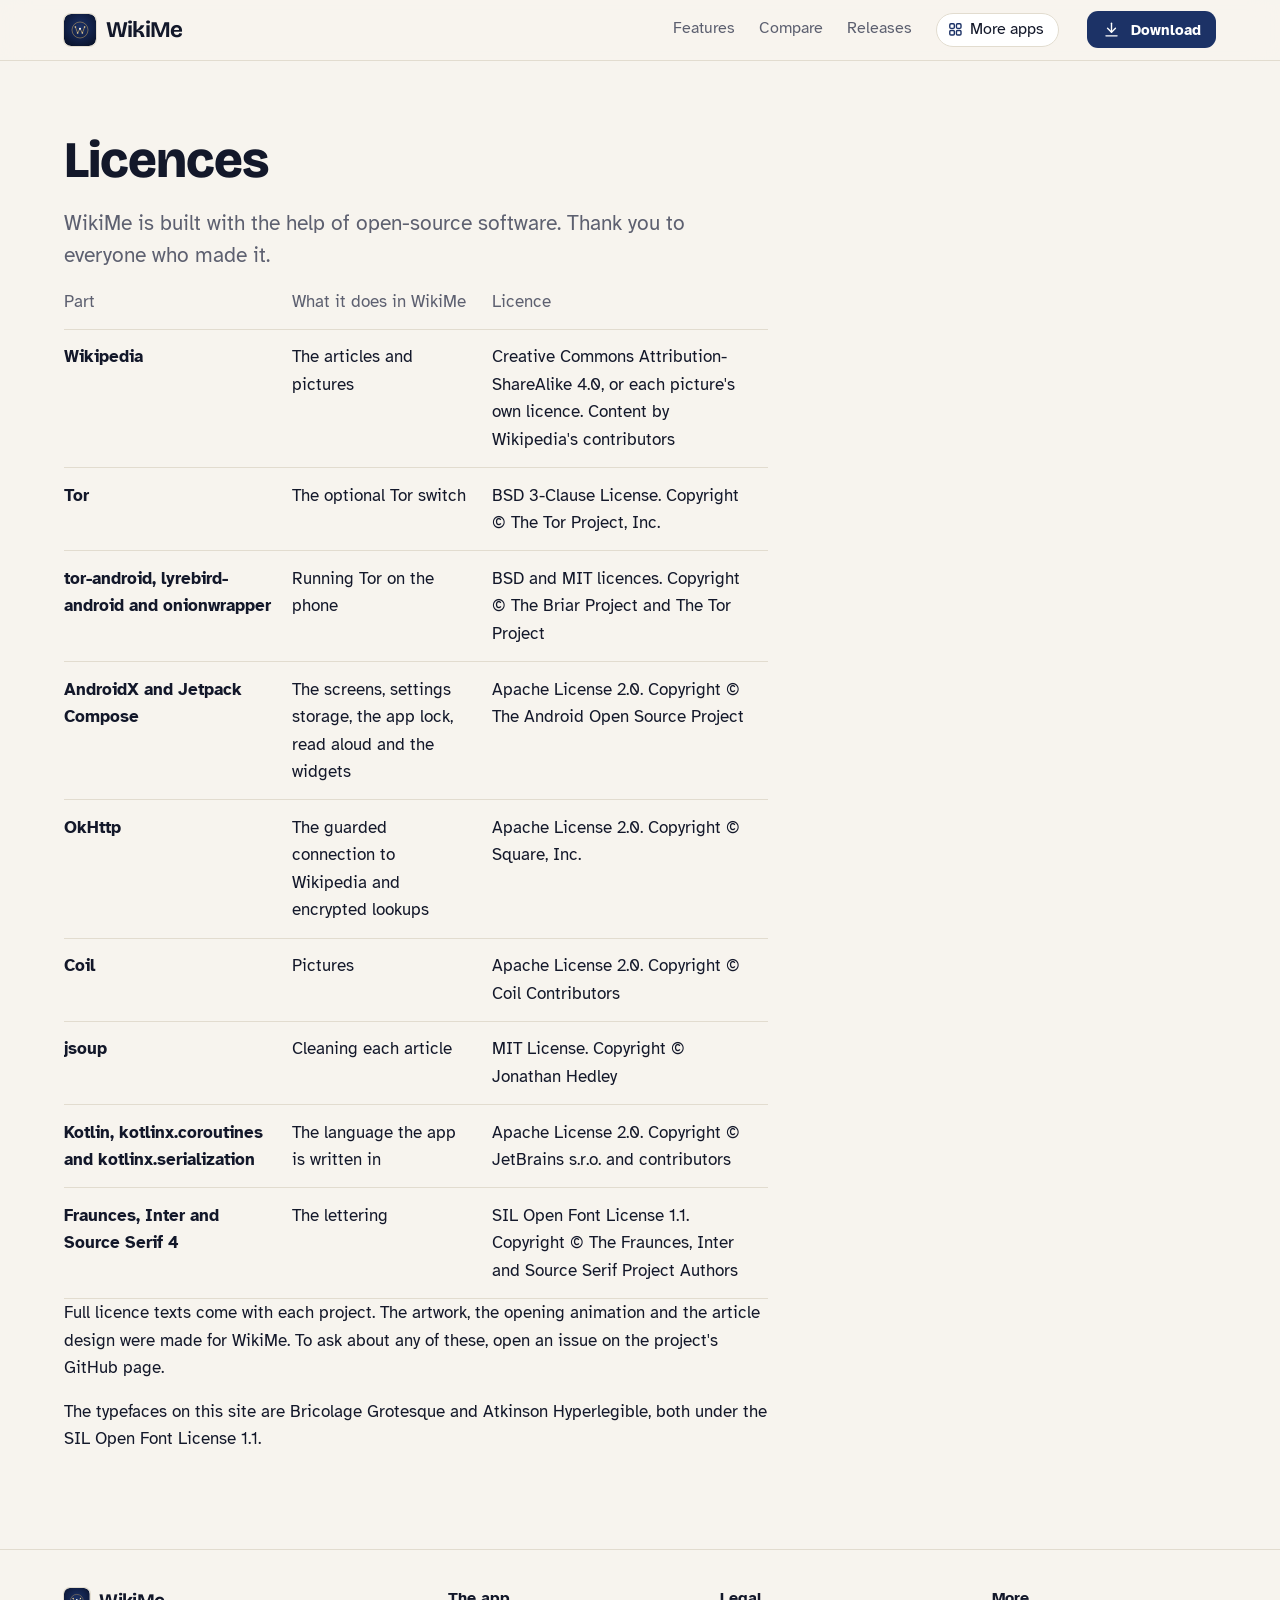
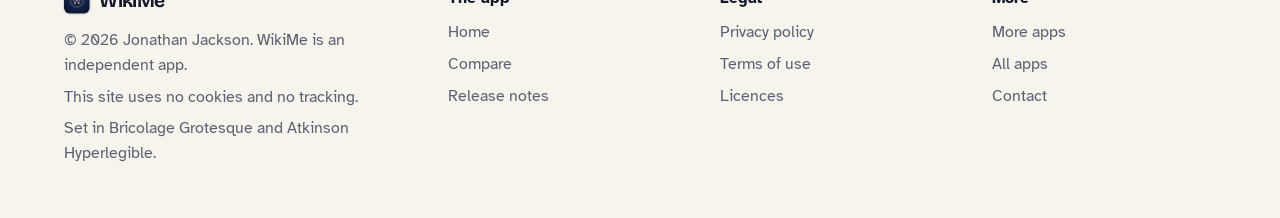
<file: licences.html>
<!DOCTYPE html>
<html lang="en-GB">
<head>
<meta charset="utf-8">
<meta name="viewport" content="width=device-width, initial-scale=1">
<title>WikiMe licences</title>
<meta name="description" content="The open-source parts inside WikiMe and their licences.">
<meta name="author" content="Jonathan Jackson">
<link rel="canonical" href="https://customgpter.github.io/wikime/licences.html">
<meta name="theme-color" content="#f7f4ee" media="(prefers-color-scheme: light)">
<meta name="theme-color" content="#080f22" media="(prefers-color-scheme: dark)">
<meta property="og:type" content="website">
<meta property="og:site_name" content="WikiMe">
<meta property="og:title" content="WikiMe licences">
<meta property="og:description" content="The open-source parts inside WikiMe and their licences.">
<meta property="og:url" content="https://customgpter.github.io/wikime/licences.html">
<meta property="og:image" content="https://customgpter.github.io/wikime/assets/og.png">
<meta property="og:image:width" content="1200">
<meta property="og:image:height" content="630">
<meta property="og:image:alt" content="WikiMe&#x27;s Explore screen: today&#x27;s featured article, a search bar and the tabs along the bottom">
<meta property="og:locale" content="en_GB">
<meta name="twitter:card" content="summary_large_image">
<link rel="icon" href="./assets/favicon.svg" type="image/svg+xml">
<link rel="apple-touch-icon" href="./assets/apple-touch-icon.png">
<link rel="preload" href="./assets/fonts/bricolage-grotesque-latin.woff2" as="font" type="font/woff2" crossorigin>
<link rel="preload" href="./assets/fonts/atkinson-hyperlegible-latin-400-normal.woff2" as="font" type="font/woff2" crossorigin>
<link rel="stylesheet" href="./assets/site.css?v=1">
<link rel="stylesheet" href="./assets/house.css?v=1">
<link rel="stylesheet" href="./assets/apps-list.css?v=1">
<script src="./assets/apps-list.js?v=1" defer></script>
</head>
<body>
<a class="skip" href="#main">Skip to content</a>
<header class="masthead">
<div class="wrap">
<a class="brand" href="./" aria-label="WikiMe home"><svg viewBox="0 0 108 108" aria-hidden="true"><defs><radialGradient id="wmbg" cx="0.5" cy="0.41" r="0.75"><stop offset="0" stop-color="#1c3266"/><stop offset="0.5" stop-color="#122149"/><stop offset="1" stop-color="#080f22"/></radialGradient></defs><rect width="108" height="108" rx="24" fill="url(#wmbg)"/><circle cx="54" cy="54" r="27" fill="none" stroke="#D6AE62" stroke-width="1.6"/><path d="M38.5,44 L46,64 L54,49.5 L62,64 L69.5,44" fill="none" stroke="#D6AE62" stroke-width="2.1" stroke-linejoin="round" stroke-linecap="round"/><circle cx="38.5" cy="44" r="2.8" fill="#F1D9A2"/><circle cx="46" cy="64" r="2.8" fill="#F1D9A2"/><circle cx="54" cy="49.5" r="3.4" fill="#fff"/><circle cx="62" cy="64" r="2.8" fill="#F1D9A2"/><circle cx="69.5" cy="44" r="2.8" fill="#F1D9A2"/></svg><span>WikiMe</span></a>
<nav aria-label="Main"><ul><li><a href="./#features">Features</a></li><li><a href="./compare.html">Compare</a></li><li><a href="./releases.html">Releases</a></li><li><a class="more-apps" href="./more-apps.html"><svg class="ico" viewBox="0 0 24 24" aria-hidden="true"><rect x="4" y="4" width="6.5" height="6.5" rx="1.6"/><rect x="13.5" y="4" width="6.5" height="6.5" rx="1.6"/><rect x="4" y="13.5" width="6.5" height="6.5" rx="1.6"/><rect x="13.5" y="13.5" width="6.5" height="6.5" rx="1.6"/></svg>More apps</a></li></ul></nav>
<a class="button small" href="https://github.com/CustomGPTer/wikime/releases/latest/download/WikiMe.apk"><svg class="ico" viewBox="0 0 24 24" aria-hidden="true"><path d="M12 4v11"/><path d="M7 10.5l5 5 5-5"/><path d="M5 20h14"/></svg>Download</a>
</div>
</header>
<main id="main" class="doc">
<div class="wrap">
<div class="measure">
<h1>Licences</h1>
<p class="lede">WikiMe is built with the help of open-source software. Thank you to everyone who made it.</p>
<div class="scroll"><table><thead><tr><th scope="col">Part</th><th scope="col">What it does in WikiMe</th><th scope="col">Licence</th></tr></thead><tbody><tr><th scope="row">Wikipedia</th><td>The articles and pictures</td><td>Creative Commons Attribution-ShareAlike 4.0, or each picture's own licence. Content by Wikipedia's contributors</td></tr><tr><th scope="row">Tor</th><td>The optional Tor switch</td><td>BSD 3-Clause License. Copyright &copy; The Tor Project, Inc.</td></tr><tr><th scope="row">tor-android, lyrebird-android and onionwrapper</th><td>Running Tor on the phone</td><td>BSD and MIT licences. Copyright &copy; The Briar Project and The Tor Project</td></tr><tr><th scope="row">AndroidX and Jetpack Compose</th><td>The screens, settings storage, the app lock, read aloud and the widgets</td><td>Apache License 2.0. Copyright &copy; The Android Open Source Project</td></tr><tr><th scope="row">OkHttp</th><td>The guarded connection to Wikipedia and encrypted lookups</td><td>Apache License 2.0. Copyright &copy; Square, Inc.</td></tr><tr><th scope="row">Coil</th><td>Pictures</td><td>Apache License 2.0. Copyright &copy; Coil Contributors</td></tr><tr><th scope="row">jsoup</th><td>Cleaning each article</td><td>MIT License. Copyright &copy; Jonathan Hedley</td></tr><tr><th scope="row">Kotlin, kotlinx.coroutines and kotlinx.serialization</th><td>The language the app is written in</td><td>Apache License 2.0. Copyright &copy; JetBrains s.r.o. and contributors</td></tr><tr><th scope="row">Fraunces, Inter and Source Serif 4</th><td>The lettering</td><td>SIL Open Font License 1.1. Copyright &copy; The Fraunces, Inter and Source Serif Project Authors</td></tr></tbody></table></div>
<p>Full licence texts come with each project. The artwork, the opening animation and the article design were made for WikiMe. To ask about any of these, open an issue on the project's GitHub page.</p>
<p>The typefaces on this site are Bricolage Grotesque and Atkinson Hyperlegible, both under the SIL Open Font License 1.1.</p>
</div>
</div>
</main>
<footer class="colophon">
<div class="wrap">
<div>
<a class="brand" href="./" aria-label="WikiMe home"><svg viewBox="0 0 108 108" aria-hidden="true"><defs><radialGradient id="wmbg" cx="0.5" cy="0.41" r="0.75"><stop offset="0" stop-color="#1c3266"/><stop offset="0.5" stop-color="#122149"/><stop offset="1" stop-color="#080f22"/></radialGradient></defs><rect width="108" height="108" rx="24" fill="url(#wmbg)"/><circle cx="54" cy="54" r="27" fill="none" stroke="#D6AE62" stroke-width="1.6"/><path d="M38.5,44 L46,64 L54,49.5 L62,64 L69.5,44" fill="none" stroke="#D6AE62" stroke-width="2.1" stroke-linejoin="round" stroke-linecap="round"/><circle cx="38.5" cy="44" r="2.8" fill="#F1D9A2"/><circle cx="46" cy="64" r="2.8" fill="#F1D9A2"/><circle cx="54" cy="49.5" r="3.4" fill="#fff"/><circle cx="62" cy="64" r="2.8" fill="#F1D9A2"/><circle cx="69.5" cy="44" r="2.8" fill="#F1D9A2"/></svg><span>WikiMe</span></a>
<p>&copy; 2026 Jonathan Jackson. WikiMe is an independent app.</p>
<p>This site uses no cookies and no tracking.</p>
<p>Set in Bricolage Grotesque and Atkinson Hyperlegible.</p>
</div>
<nav aria-label="The app"><h2>The app</h2><ul>
<li><a href="./">Home</a></li>
<li><a href="./compare.html">Compare</a></li>
<li><a href="./releases.html">Release notes</a></li>

</ul></nav>
<nav aria-label="Legal"><h2>Legal</h2><ul>
<li><a href="./privacy.html">Privacy policy</a></li>
<li><a href="./terms.html">Terms of use</a></li>
<li><a href="./licences.html">Licences</a></li>
</ul></nav>
<nav aria-label="More"><h2>More</h2><ul>
<li><a href="./more-apps.html">More apps</a></li>
<li><a href="https://customgpter.github.io/">All apps</a></li>
<li><a href="https://github.com/CustomGPTer/wikime/issues">Contact</a></li>
</ul></nav>
</div>
</footer>
</body>
</html>
</file>
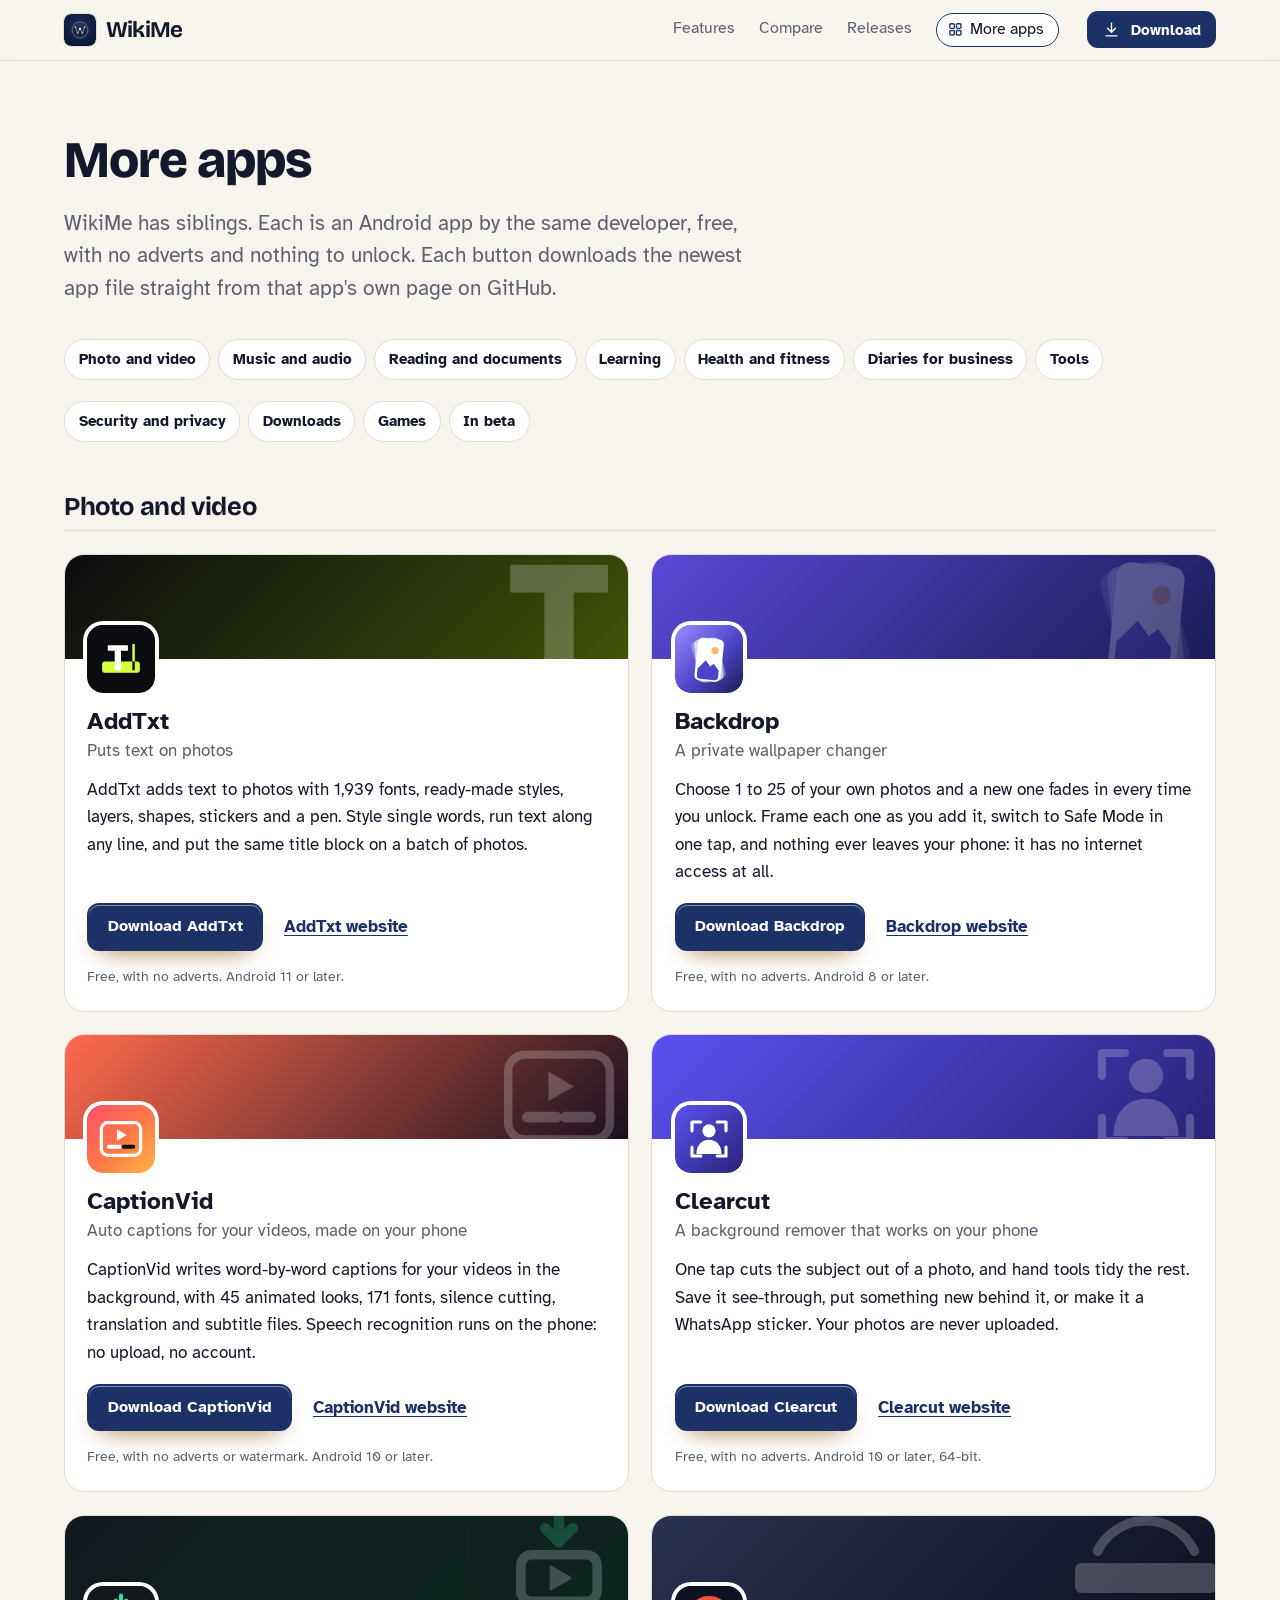
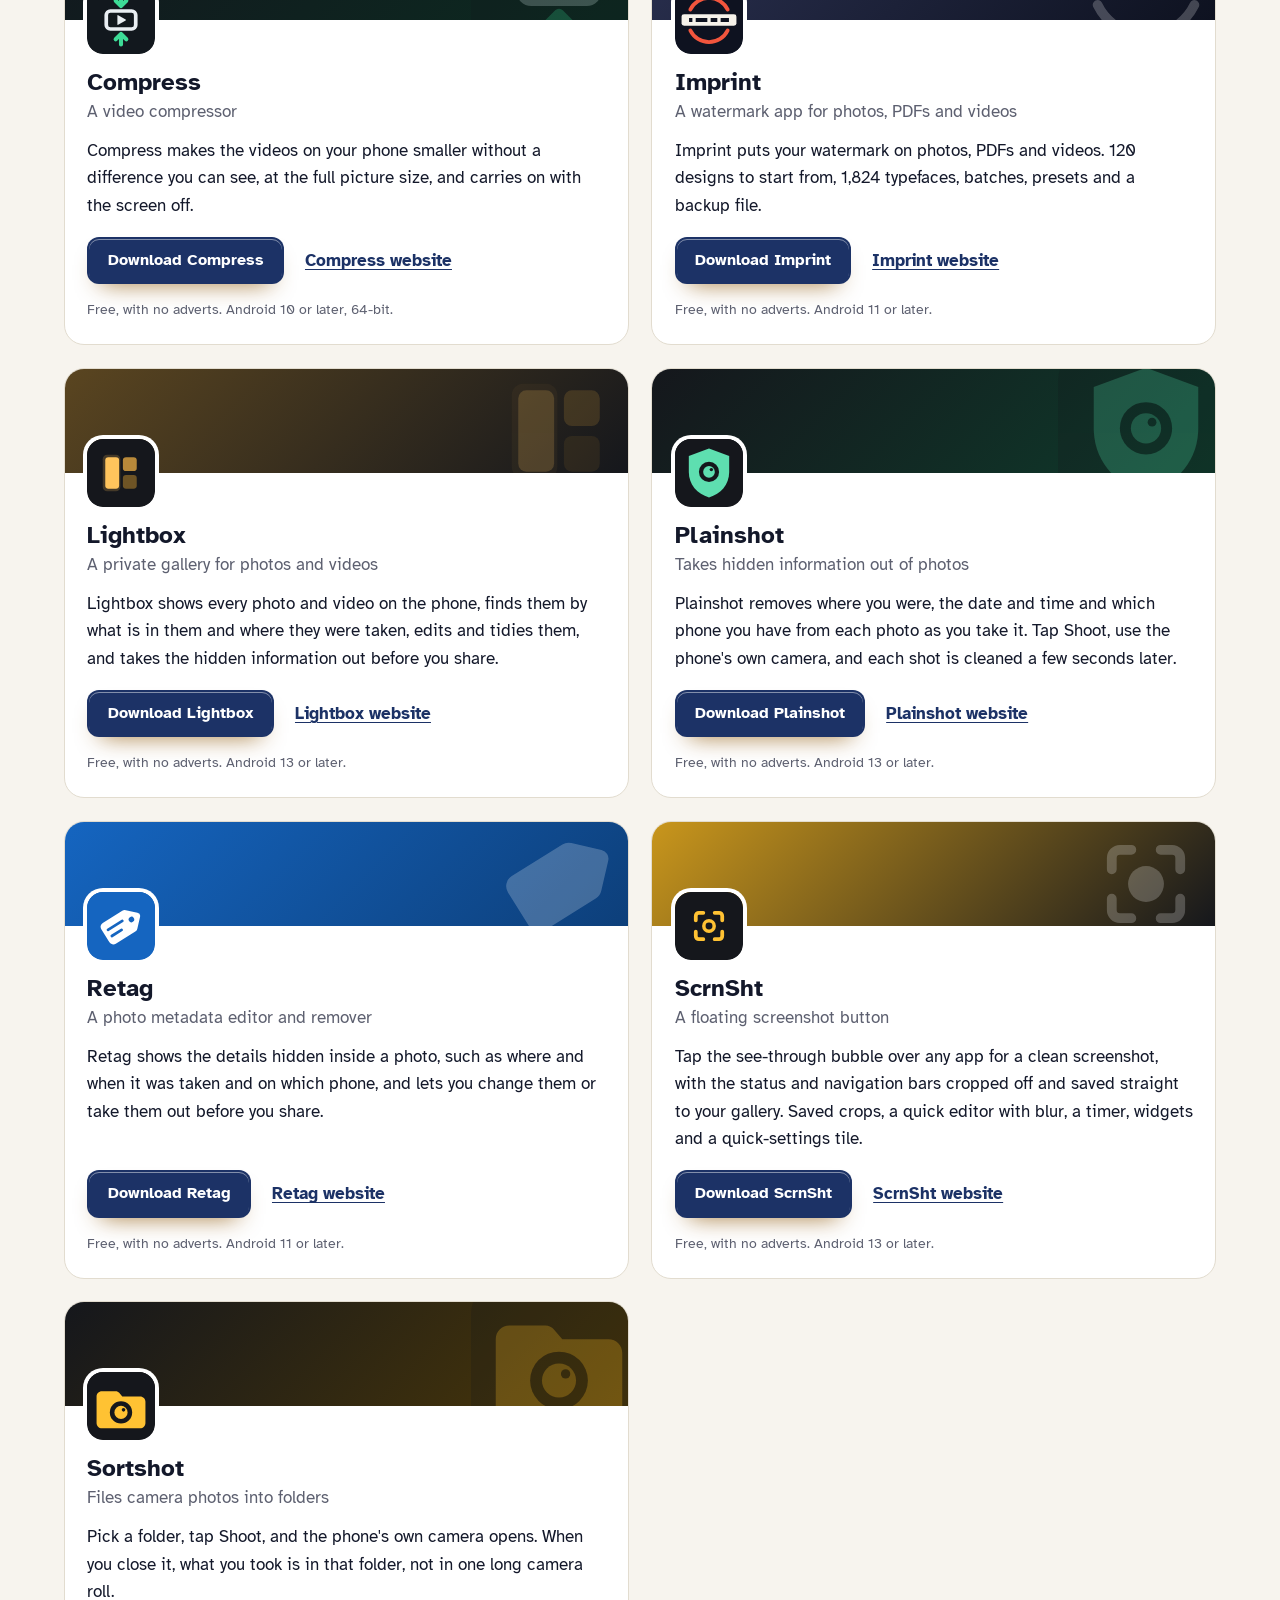
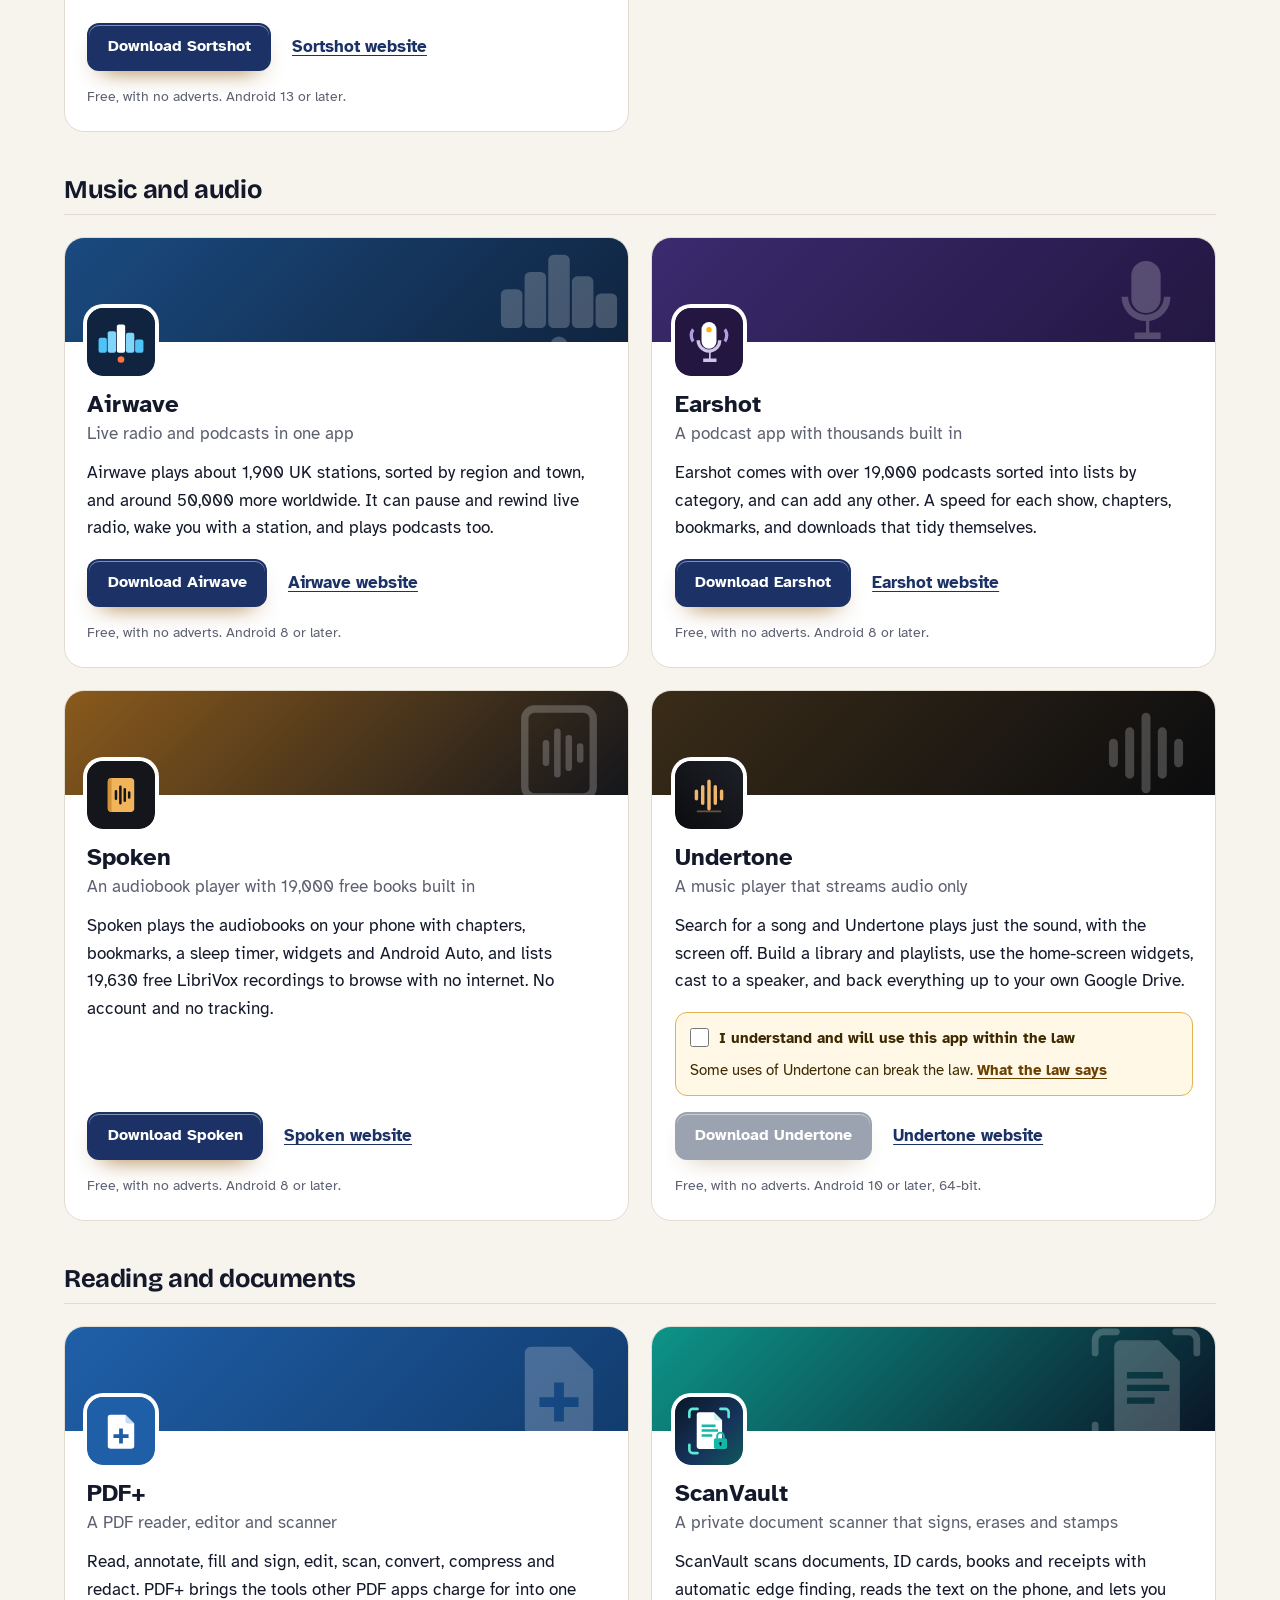
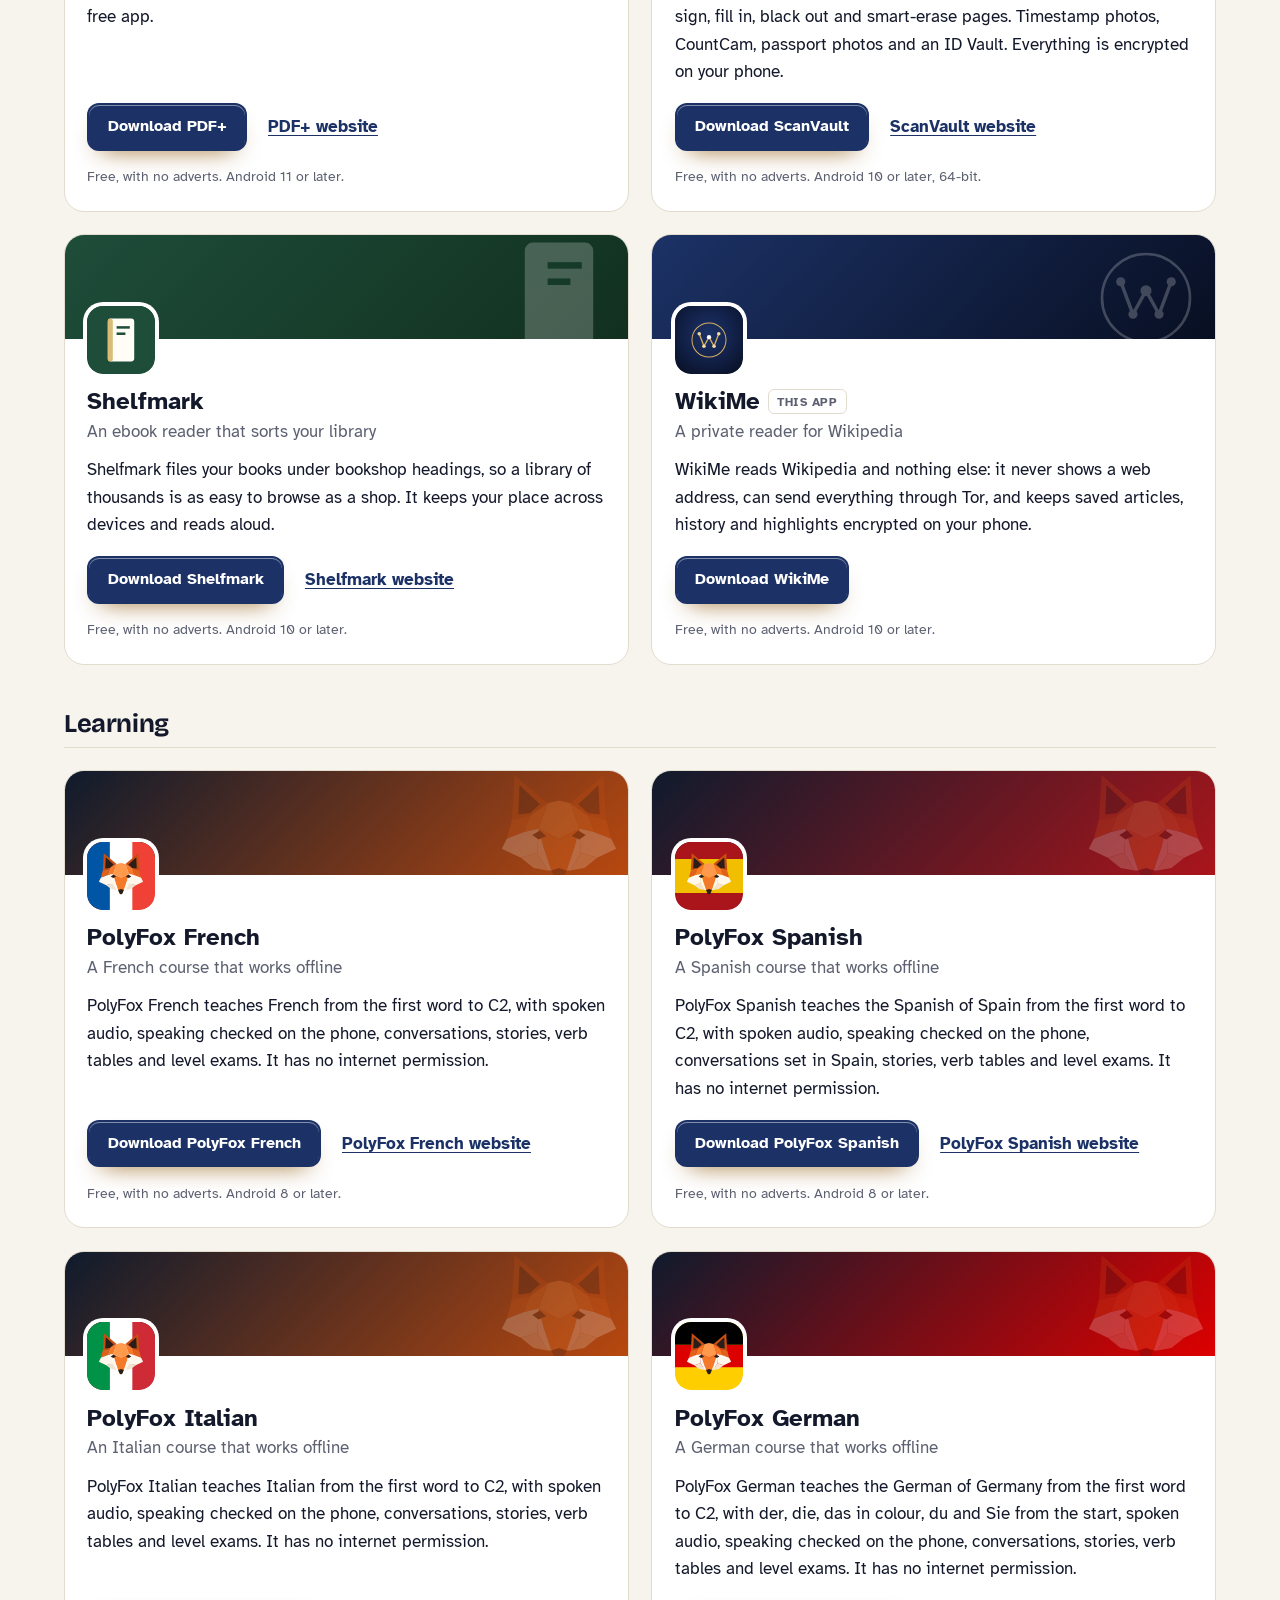
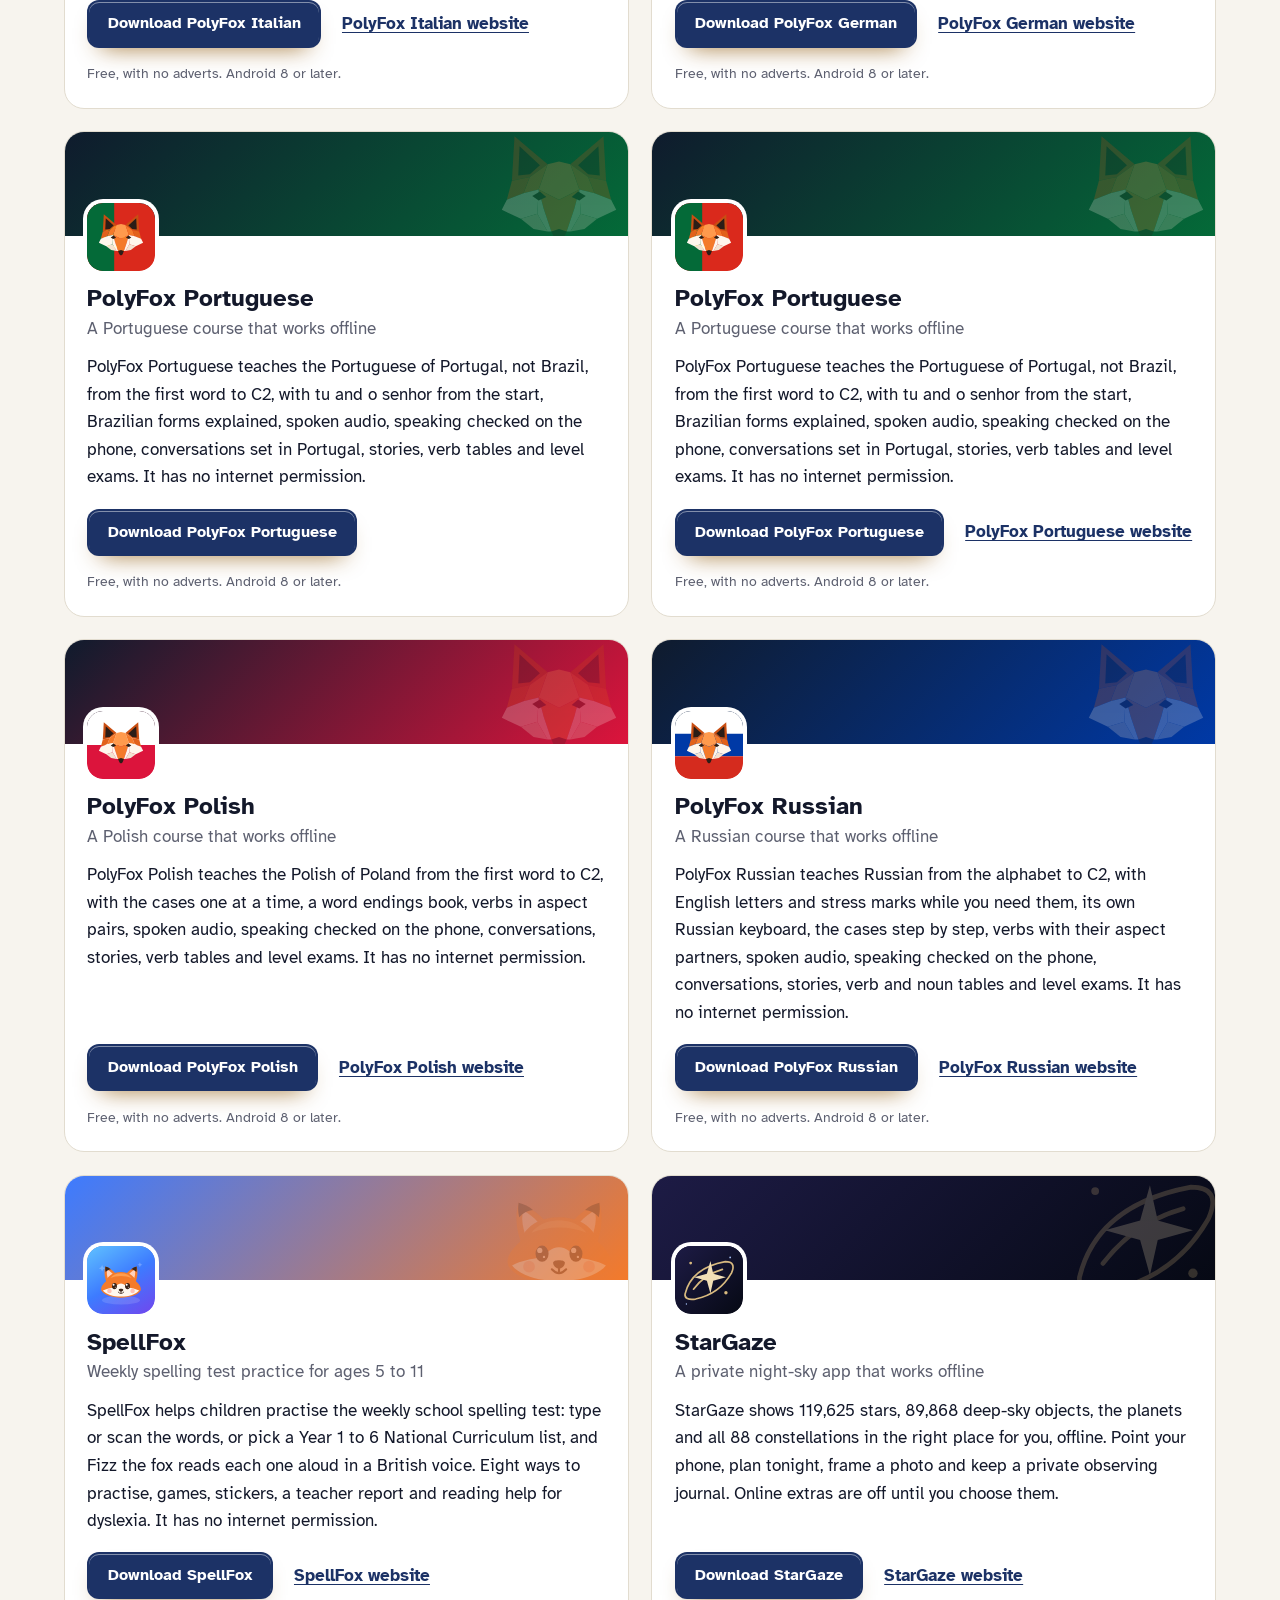
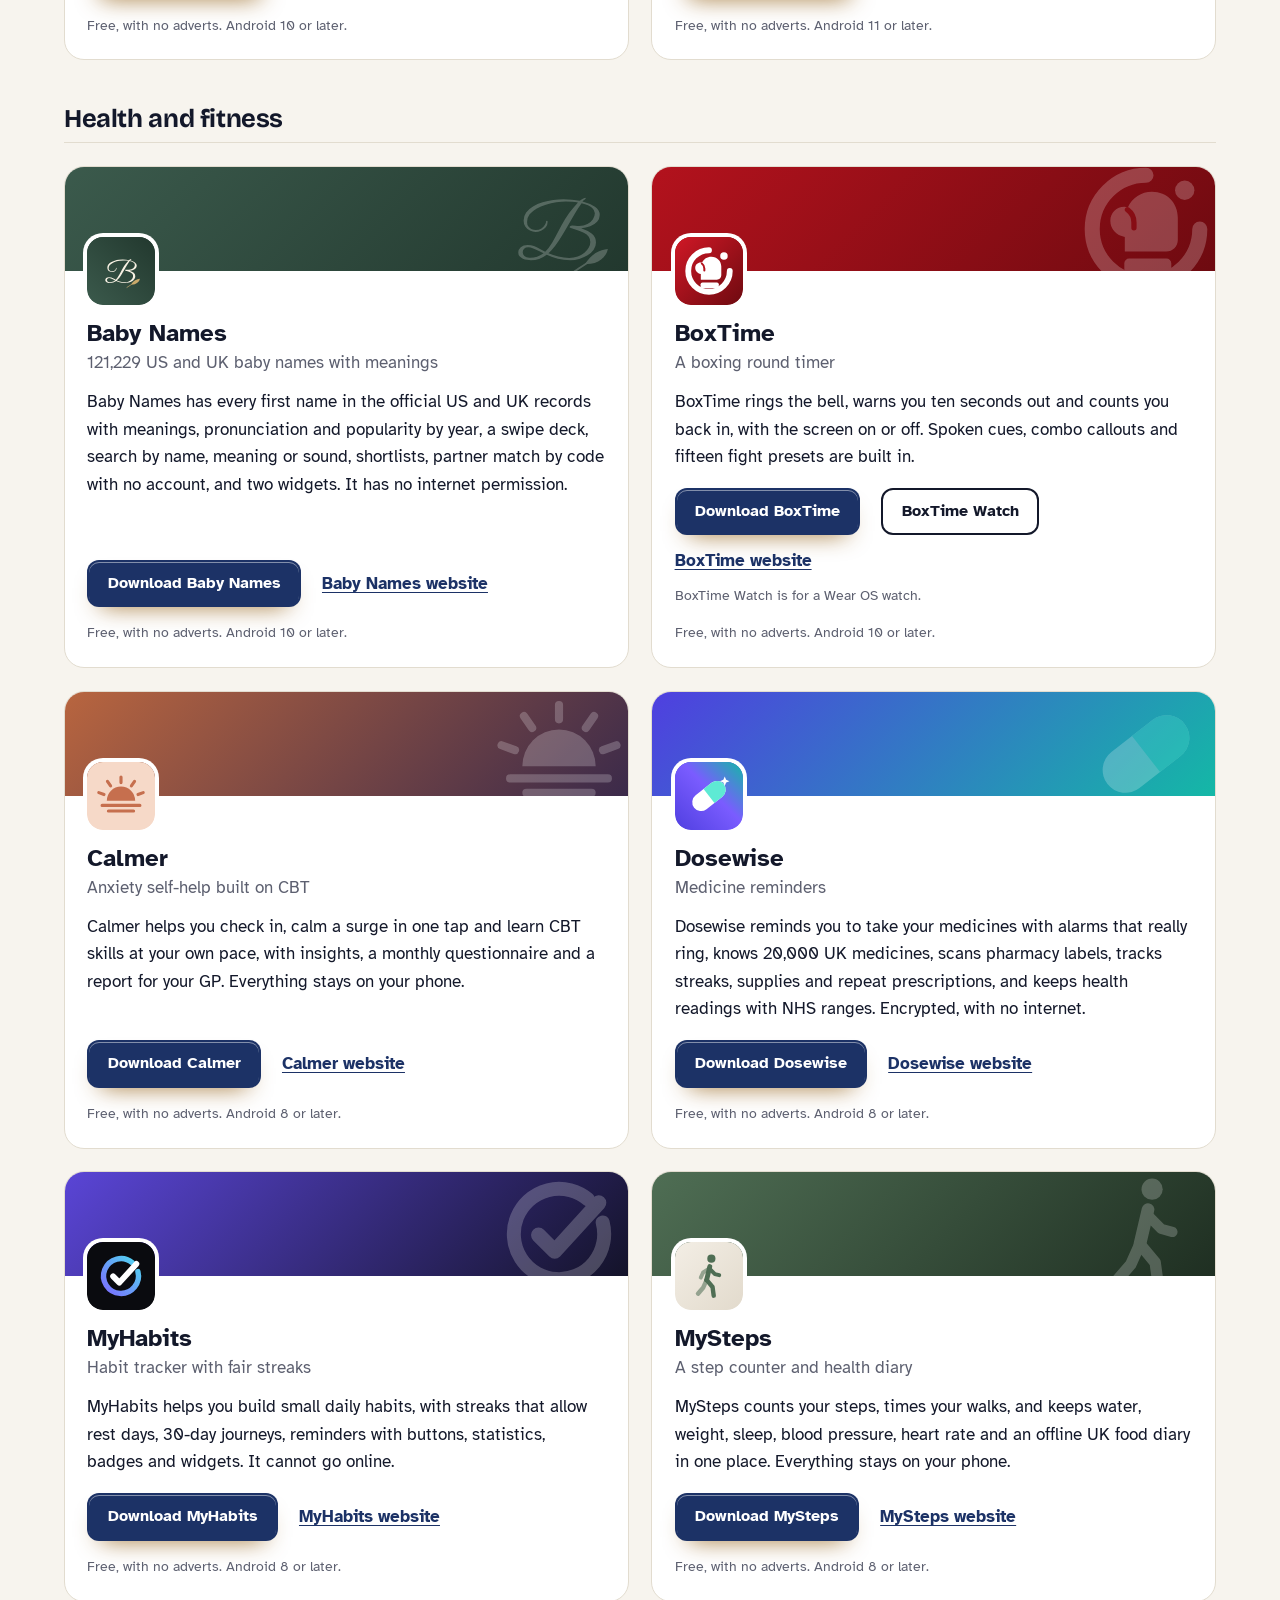
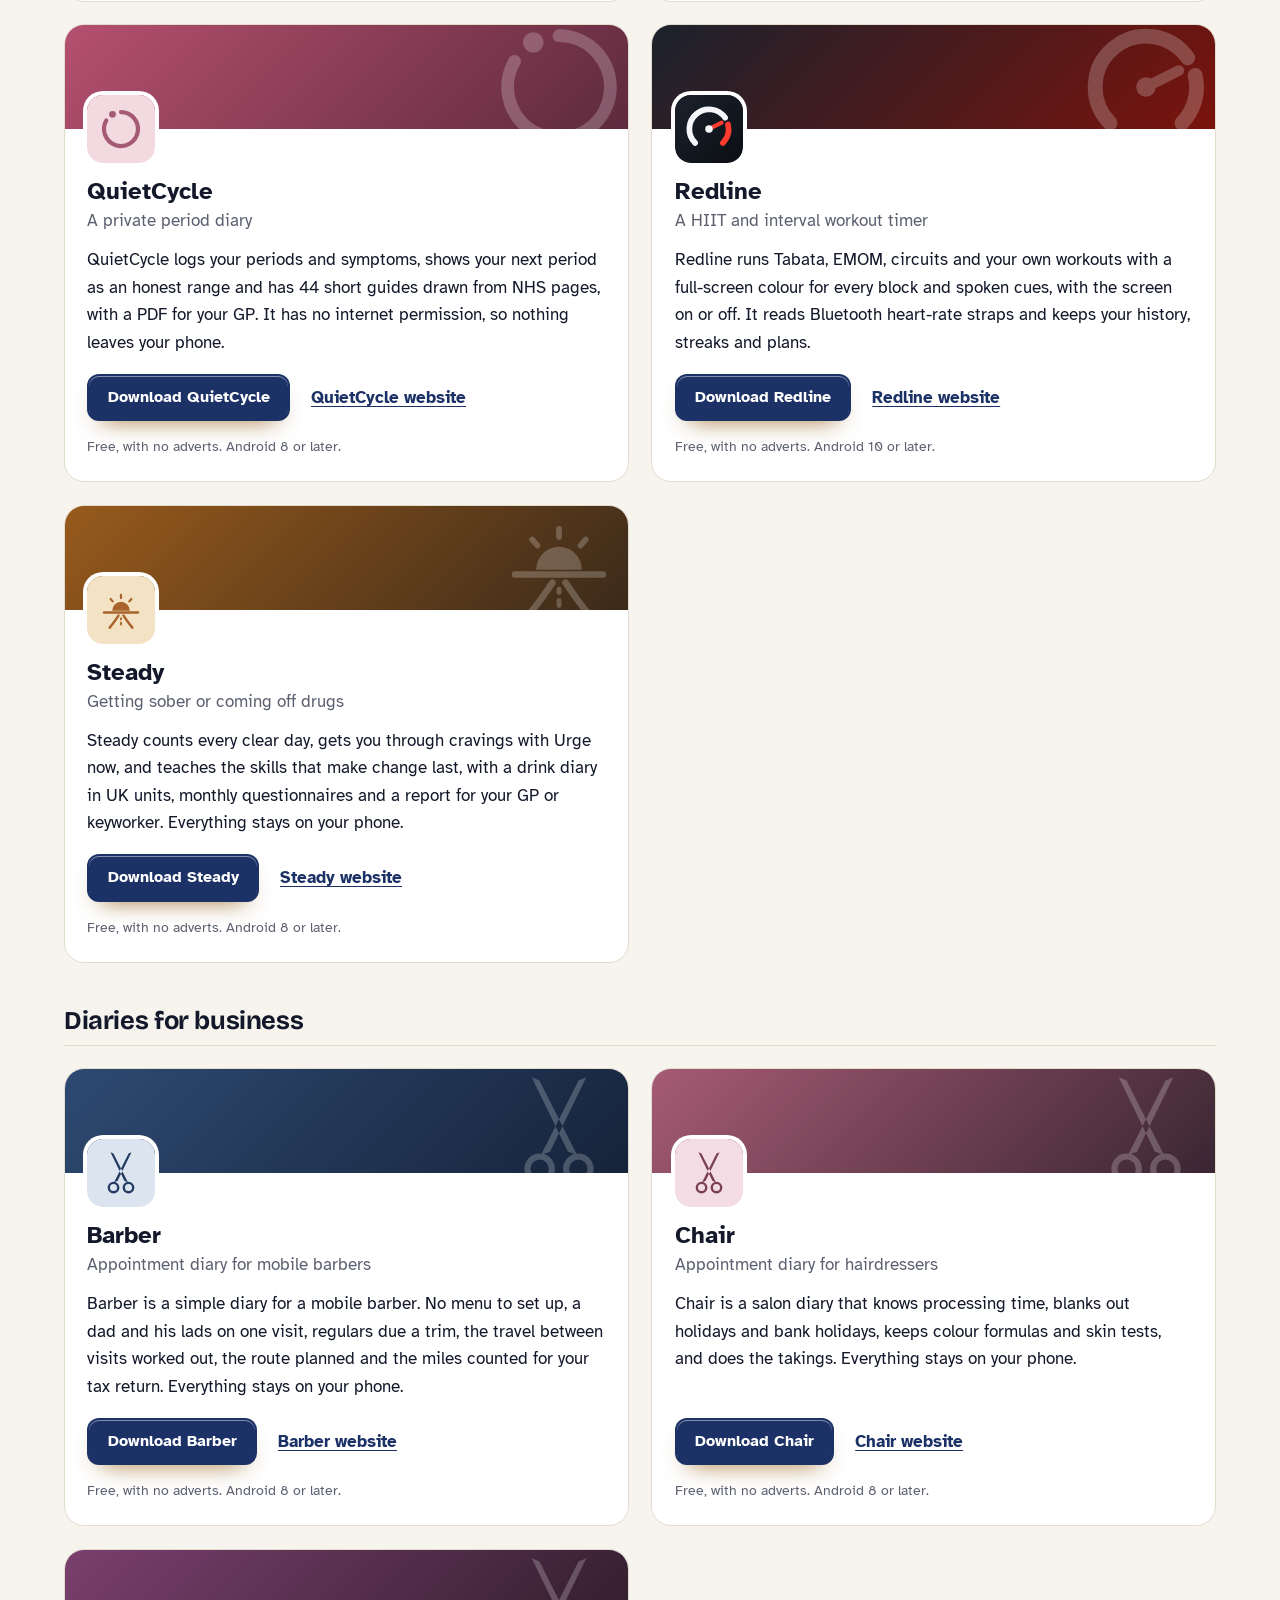
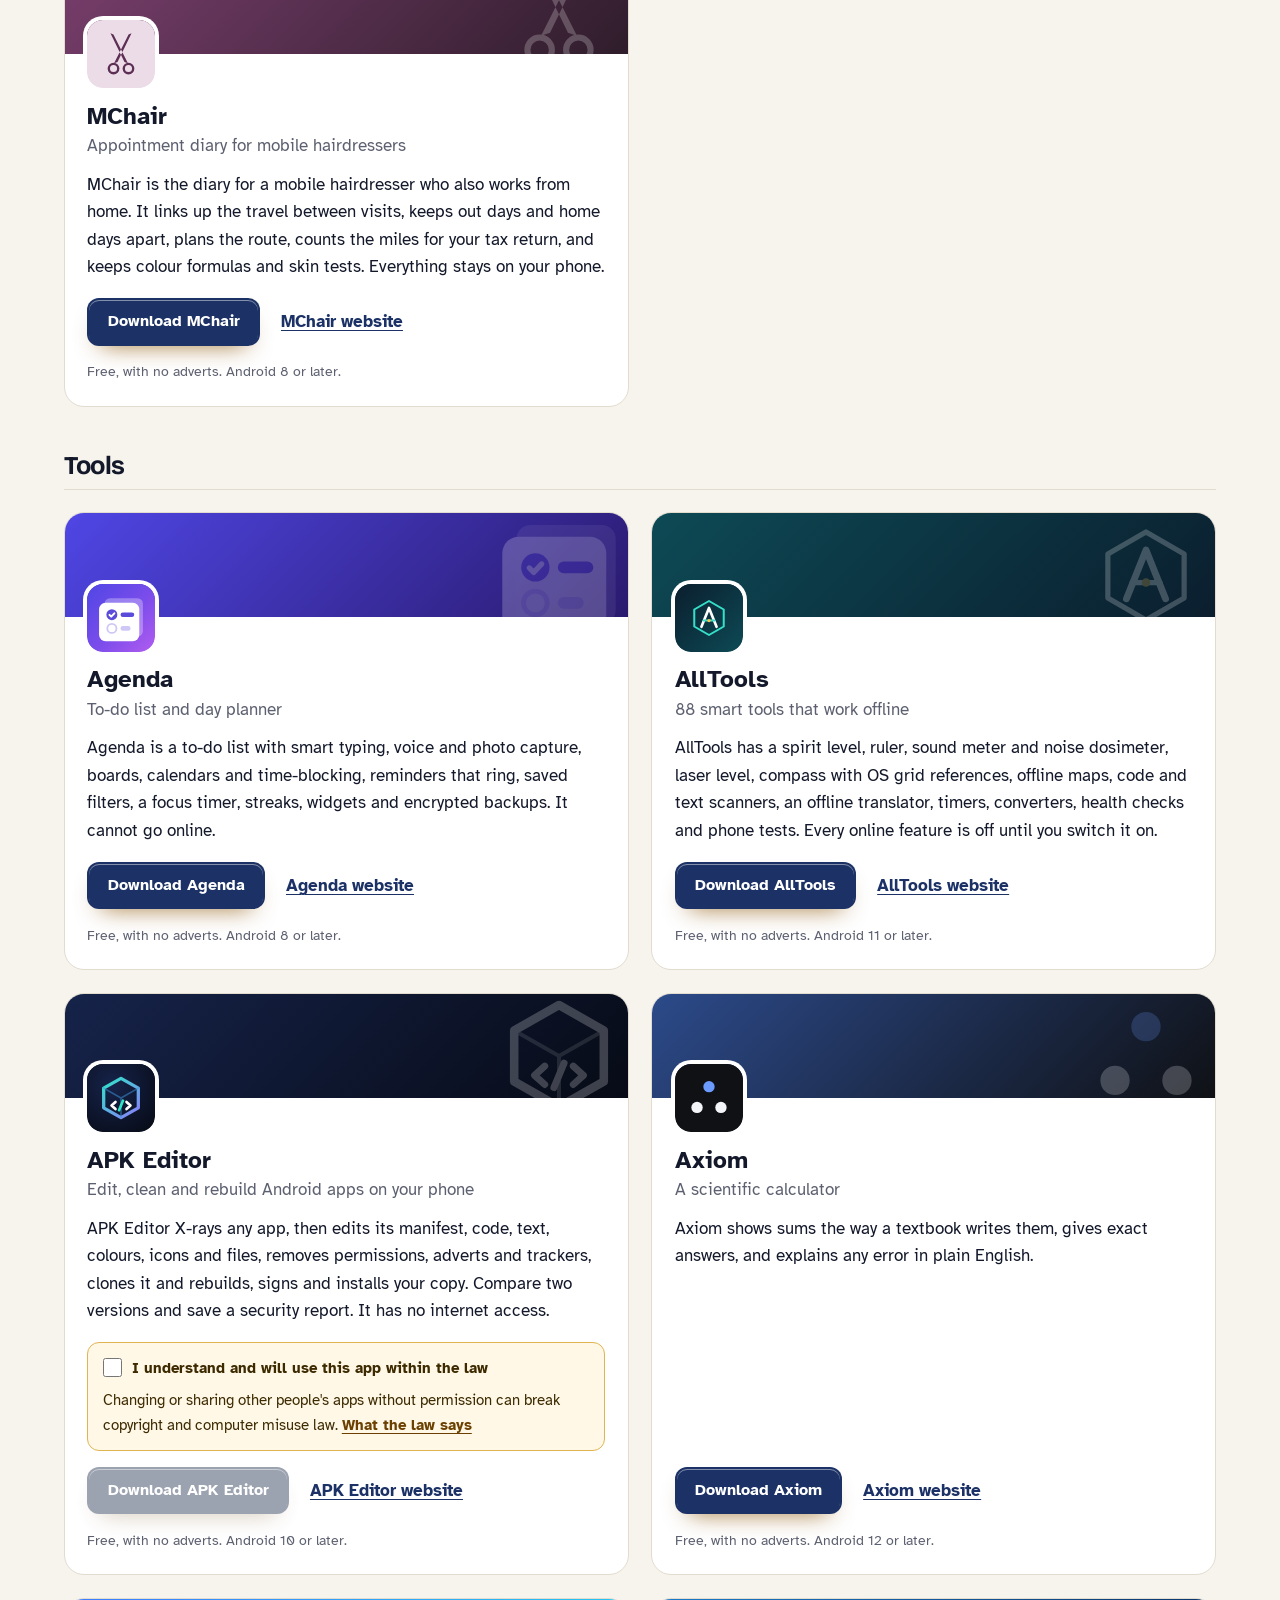
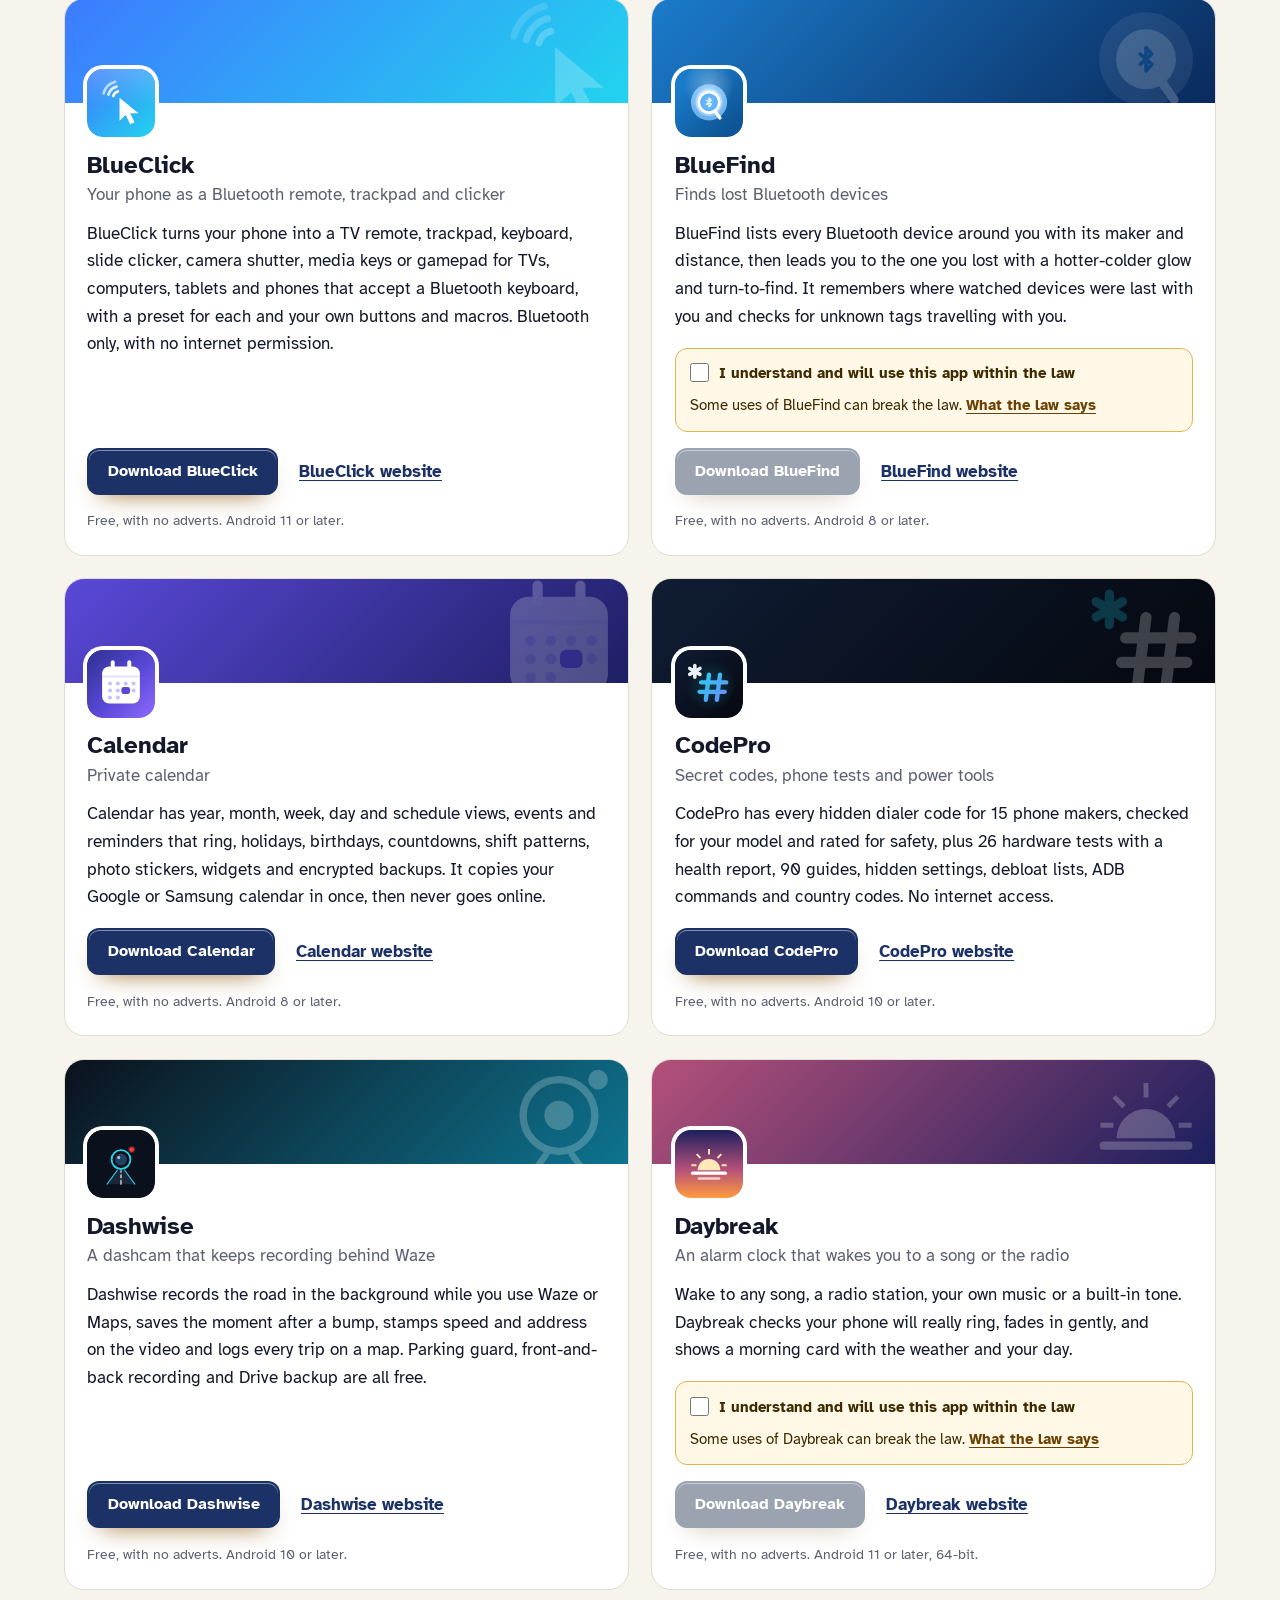
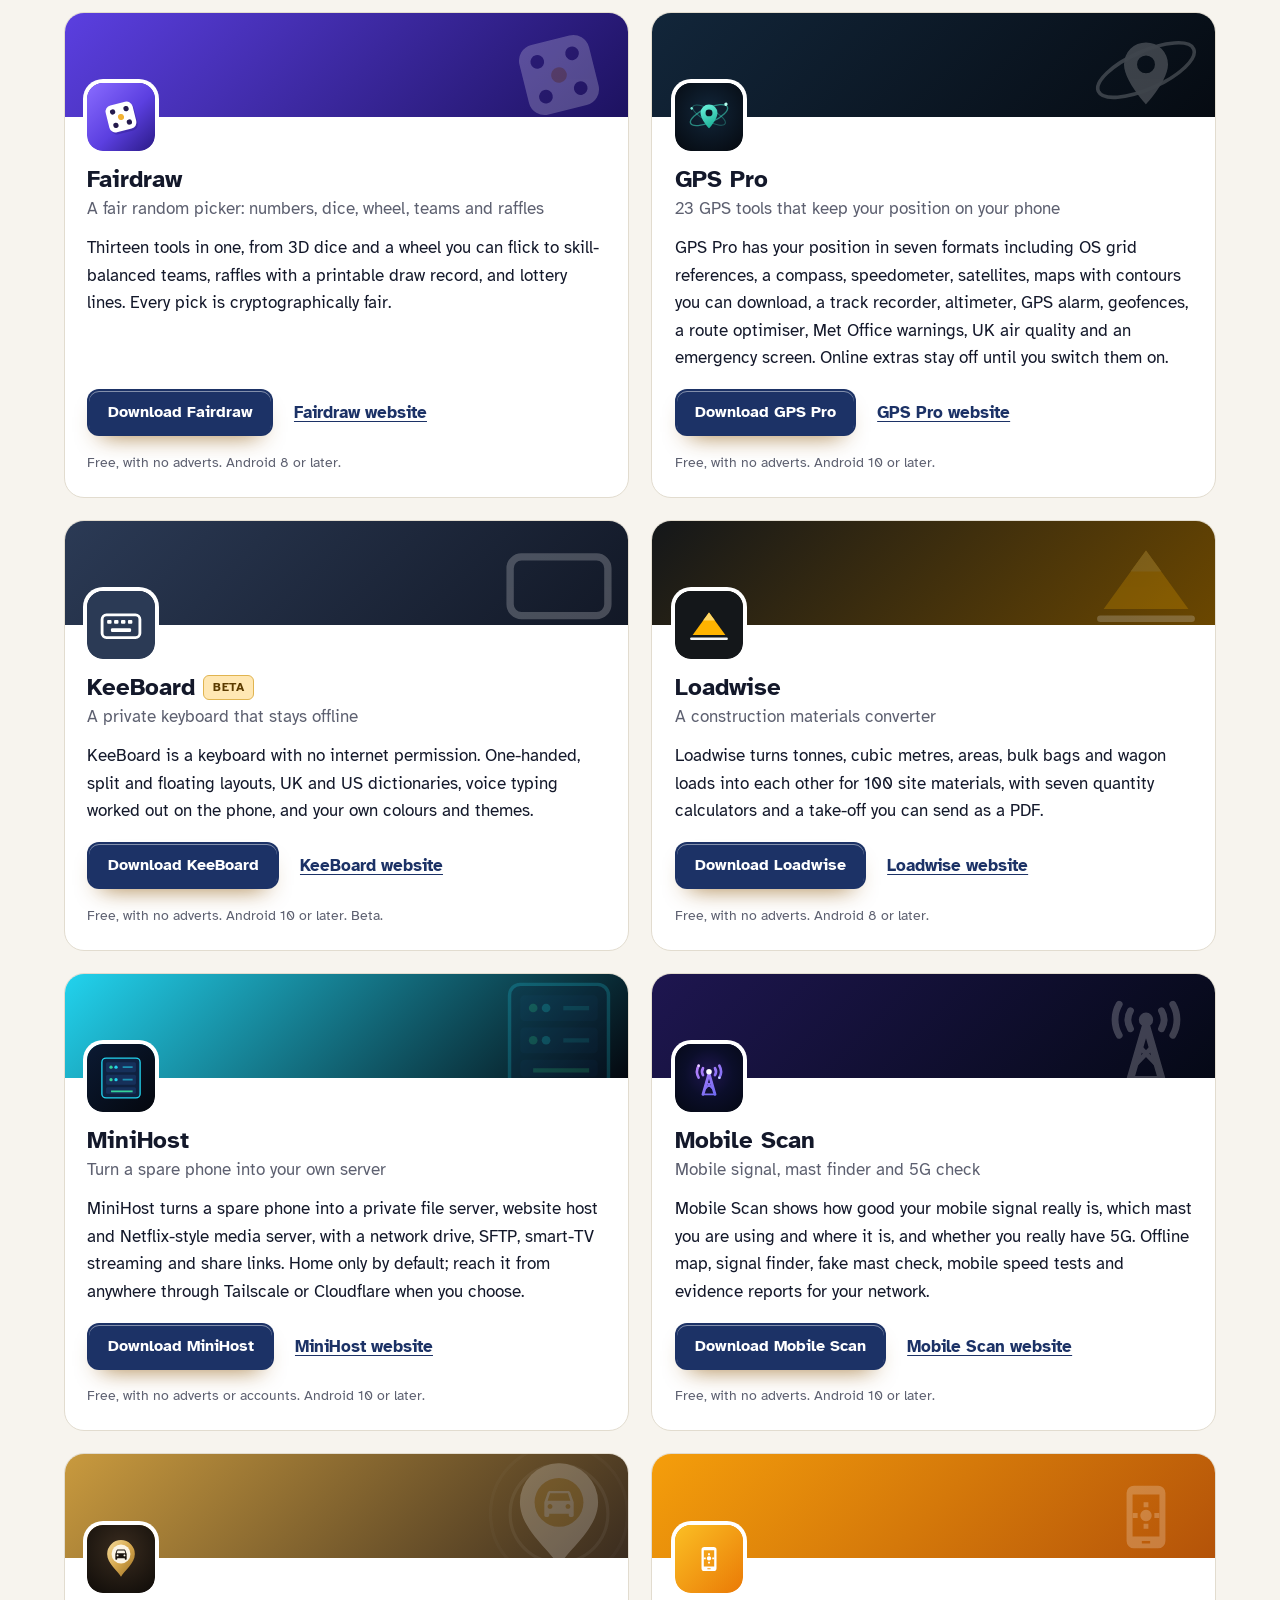
<file: more-apps.html>
<!DOCTYPE html>
<html lang="en-GB">
<head>
<meta charset="utf-8">
<meta name="viewport" content="width=device-width, initial-scale=1">
<title>More free Android apps from the maker of WikiMe</title>
<meta name="description" content="All 100 free Android apps from the maker of WikiMe, in one list by category, each with its download and a link to its website.">
<meta name="author" content="Jonathan Jackson">
<link rel="canonical" href="https://customgpter.github.io/wikime/more-apps.html">
<meta name="theme-color" content="#f7f4ee" media="(prefers-color-scheme: light)">
<meta name="theme-color" content="#080f22" media="(prefers-color-scheme: dark)">
<meta property="og:type" content="website">
<meta property="og:site_name" content="WikiMe">
<meta property="og:title" content="More free Android apps from the maker of WikiMe">
<meta property="og:description" content="All 100 free Android apps from the maker of WikiMe, in one list by category, each with its download and a link to its website.">
<meta property="og:url" content="https://customgpter.github.io/wikime/more-apps.html">
<meta property="og:image" content="https://customgpter.github.io/wikime/assets/og.png">
<meta property="og:image:width" content="1200">
<meta property="og:image:height" content="630">
<meta property="og:image:alt" content="WikiMe&#x27;s Explore screen: today&#x27;s featured article, a search bar and the tabs along the bottom">
<meta property="og:locale" content="en_GB">
<meta name="twitter:card" content="summary_large_image">
<link rel="icon" href="./assets/favicon.svg" type="image/svg+xml">
<link rel="apple-touch-icon" href="./assets/apple-touch-icon.png">
<link rel="preload" href="./assets/fonts/bricolage-grotesque-latin.woff2" as="font" type="font/woff2" crossorigin>
<link rel="preload" href="./assets/fonts/atkinson-hyperlegible-latin-400-normal.woff2" as="font" type="font/woff2" crossorigin>
<link rel="stylesheet" href="./assets/site.css?v=1">
<link rel="stylesheet" href="./assets/house.css?v=1">
<script type="application/ld+json">{"@context":"https://schema.org","@type":"ItemList","name":"Apps from the maker of WikiMe","url":"https://customgpter.github.io/wikime/more-apps.html","itemListElement":[{"@type":"ListItem","position":1,"name":"AddTxt","url":"https://customgpter.github.io/addtxt/"},{"@type":"ListItem","position":2,"name":"Backdrop","url":"https://customgpter.github.io/backdrop/"},{"@type":"ListItem","position":3,"name":"CaptionVid","url":"https://customgpter.github.io/captionvid/"},{"@type":"ListItem","position":4,"name":"Clearcut","url":"https://customgpter.github.io/clearcut/"},{"@type":"ListItem","position":5,"name":"Compress","url":"https://customgpter.github.io/compress/"},{"@type":"ListItem","position":6,"name":"Imprint","url":"https://customgpter.github.io/imprint/"},{"@type":"ListItem","position":7,"name":"Lightbox","url":"https://customgpter.github.io/lightbox/"},{"@type":"ListItem","position":8,"name":"Plainshot","url":"https://customgpter.github.io/plainshot/"},{"@type":"ListItem","position":9,"name":"Retag","url":"https://customgpter.github.io/retag/"},{"@type":"ListItem","position":10,"name":"ScrnSht","url":"https://customgpter.github.io/scrnsht/"},{"@type":"ListItem","position":11,"name":"Sortshot","url":"https://customgpter.github.io/sortshot/"},{"@type":"ListItem","position":12,"name":"Airwave","url":"https://customgpter.github.io/airwave/"},{"@type":"ListItem","position":13,"name":"Earshot","url":"https://customgpter.github.io/earshot/"},{"@type":"ListItem","position":14,"name":"Spoken","url":"https://customgpter.github.io/spoken/"},{"@type":"ListItem","position":15,"name":"Undertone","url":"https://customgpter.github.io/undertone/"},{"@type":"ListItem","position":16,"name":"PDF+","url":"https://customgpter.github.io/pdfplus/"},{"@type":"ListItem","position":17,"name":"ScanVault","url":"https://customgpter.github.io/scanvault/"},{"@type":"ListItem","position":18,"name":"Shelfmark","url":"https://customgpter.github.io/shelfmark/"},{"@type":"ListItem","position":19,"name":"WikiMe","url":"https://customgpter.github.io/wikime/"},{"@type":"ListItem","position":20,"name":"PolyFox French","url":"https://customgpter.github.io/polyfox/"},{"@type":"ListItem","position":21,"name":"PolyFox Italian","url":"https://customgpter.github.io/polyfox-italian/"},{"@type":"ListItem","position":22,"name":"PolyFox German","url":"https://customgpter.github.io/polyfox-german/"},{"@type":"ListItem","position":23,"name":"PolyFox Portuguese","url":"https://customgpter.github.io/polyfox-portuguese/"},{"@type":"ListItem","position":24,"name":"PolyFox Polish","url":"https://customgpter.github.io/polyfox-polish/"},{"@type":"ListItem","position":25,"name":"PolyFox Russian","url":"https://customgpter.github.io/polyfox-russian/"},{"@type":"ListItem","position":26,"name":"SpellFox","url":"https://customgpter.github.io/spellfox/"},{"@type":"ListItem","position":27,"name":"StarGaze","url":"https://customgpter.github.io/stargaze/"},{"@type":"ListItem","position":28,"name":"Baby Names","url":"https://customgpter.github.io/babynames/"},{"@type":"ListItem","position":29,"name":"BoxTime","url":"https://customgpter.github.io/boxtime/"},{"@type":"ListItem","position":30,"name":"Calmer","url":"https://customgpter.github.io/calmer/"},{"@type":"ListItem","position":31,"name":"Dosewise","url":"https://customgpter.github.io/dosewise/"},{"@type":"ListItem","position":32,"name":"MyHabits","url":"https://customgpter.github.io/myhabits/"},{"@type":"ListItem","position":33,"name":"MySteps","url":"https://customgpter.github.io/mysteps/"},{"@type":"ListItem","position":34,"name":"QuietCycle","url":"https://customgpter.github.io/quietcycle/"},{"@type":"ListItem","position":35,"name":"Redline","url":"https://customgpter.github.io/redline/"},{"@type":"ListItem","position":36,"name":"Steady","url":"https://customgpter.github.io/steady/"},{"@type":"ListItem","position":37,"name":"Barber","url":"https://customgpter.github.io/barber/"},{"@type":"ListItem","position":38,"name":"Chair","url":"https://customgpter.github.io/chair/"},{"@type":"ListItem","position":39,"name":"MChair","url":"https://customgpter.github.io/mchair/"},{"@type":"ListItem","position":40,"name":"Agenda","url":"https://customgpter.github.io/agenda/"},{"@type":"ListItem","position":41,"name":"AllTools","url":"https://customgpter.github.io/alltools/"},{"@type":"ListItem","position":42,"name":"APK Editor","url":"https://customgpter.github.io/apkeditor/"},{"@type":"ListItem","position":43,"name":"Axiom","url":"https://customgpter.github.io/axiom/"},{"@type":"ListItem","position":44,"name":"BlueClick","url":"https://customgpter.github.io/blueclick/"},{"@type":"ListItem","position":45,"name":"BlueFind","url":"https://customgpter.github.io/bluefind/"},{"@type":"ListItem","position":46,"name":"Calendar","url":"https://customgpter.github.io/calendar/"},{"@type":"ListItem","position":47,"name":"CodePro","url":"https://customgpter.github.io/codepro/"},{"@type":"ListItem","position":48,"name":"Dashwise","url":"https://customgpter.github.io/dashwise/"},{"@type":"ListItem","position":49,"name":"Daybreak","url":"https://customgpter.github.io/daybreak/"},{"@type":"ListItem","position":50,"name":"Fairdraw","url":"https://customgpter.github.io/fairdraw/"},{"@type":"ListItem","position":51,"name":"GPS Pro","url":"https://customgpter.github.io/gpspro/"},{"@type":"ListItem","position":52,"name":"KeeBoard","url":"https://customgpter.github.io/keeboard/"},{"@type":"ListItem","position":53,"name":"Loadwise","url":"https://customgpter.github.io/loadwise/"},{"@type":"ListItem","position":54,"name":"MiniHost","url":"https://customgpter.github.io/minihost/"},{"@type":"ListItem","position":55,"name":"Mobile Scan","url":"https://customgpter.github.io/mobilescan/"},{"@type":"ListItem","position":56,"name":"Parkwise","url":"https://customgpter.github.io/parkwise/"},{"@type":"ListItem","position":57,"name":"PhoneOn","url":"https://customgpter.github.io/phoneon/"},{"@type":"ListItem","position":58,"name":"Pocketmind","url":"https://customgpter.github.io/pocketmind/"},{"@type":"ListItem","position":59,"name":"Refine","url":"https://customgpter.github.io/refine/"},{"@type":"ListItem","position":60,"name":"Shiftwise","url":"https://customgpter.github.io/shiftwise/"},{"@type":"ListItem","position":61,"name":"SimpleCalc","url":"https://customgpter.github.io/simplecalc/"},{"@type":"ListItem","position":62,"name":"Skyline","url":"https://customgpter.github.io/skyline/"},{"@type":"ListItem","position":63,"name":"Slipway","url":"https://customgpter.github.io/slipway/"},{"@type":"ListItem","position":64,"name":"Tagger","url":"https://customgpter.github.io/tagger/"},{"@type":"ListItem","position":65,"name":"TotalClean","url":"https://customgpter.github.io/totalclean/"},{"@type":"ListItem","position":66,"name":"TVLink","url":"https://customgpter.github.io/tvlink/"},{"@type":"ListItem","position":67,"name":"Unbox","url":"https://customgpter.github.io/unbox/"},{"@type":"ListItem","position":68,"name":"WhatsKeep","url":"https://customgpter.github.io/whatskeep/"},{"@type":"ListItem","position":69,"name":"WiFi Scan","url":"https://customgpter.github.io/wifiscan/"},{"@type":"ListItem","position":70,"name":"Auditly","url":"https://customgpter.github.io/auditly/"},{"@type":"ListItem","position":71,"name":"Backchannel","url":"https://customgpter.github.io/backchannel/"},{"@type":"ListItem","position":72,"name":"ENotes","url":"https://customgpter.github.io/enotes/"},{"@type":"ListItem","position":73,"name":"FindMe","url":"https://customgpter.github.io/findme/"},{"@type":"ListItem","position":74,"name":"iLock","url":"https://customgpter.github.io/ilock/"},{"@type":"ListItem","position":75,"name":"ImSafe","url":"https://customgpter.github.io/imsafe/"},{"@type":"ListItem","position":76,"name":"IShred","url":"https://customgpter.github.io/ishred/"},{"@type":"ListItem","position":77,"name":"LockBox","url":"https://customgpter.github.io/lockbox/"},{"@type":"ListItem","position":78,"name":"PassVault","url":"https://customgpter.github.io/passvault/"},{"@type":"ListItem","position":79,"name":"SpyFind","url":"https://customgpter.github.io/spyfind/"},{"@type":"ListItem","position":80,"name":"TextWipe","url":"https://customgpter.github.io/textwipe/"},{"@type":"ListItem","position":81,"name":"Tracewire","url":"https://customgpter.github.io/tracewire/"},{"@type":"ListItem","position":82,"name":"Vigil","url":"https://customgpter.github.io/vigil/"},{"@type":"ListItem","position":83,"name":"Grab","url":"https://customgpter.github.io/grab/"},{"@type":"ListItem","position":84,"name":"Swarm","url":"https://customgpter.github.io/swarm/"},{"@type":"ListItem","position":85,"name":"Plane Games","url":"https://customgpter.github.io/plane-games/"},{"@type":"ListItem","position":86,"name":"Ninefold","url":"https://customgpter.github.io/ninefold/"},{"@type":"ListItem","position":87,"name":"Cubewise","url":"https://customgpter.github.io/cubewise/"},{"@type":"ListItem","position":88,"name":"Tilewise","url":"https://customgpter.github.io/tilewise/"},{"@type":"ListItem","position":89,"name":"Letterwise","url":"https://customgpter.github.io/letterwise/"},{"@type":"ListItem","position":90,"name":"Kingside","url":"https://customgpter.github.io/kingside/"},{"@type":"ListItem","position":91,"name":"Deckhand","url":"https://customgpter.github.io/deckhand/"},{"@type":"ListItem","position":92,"name":"SNESForge","url":"https://customgpter.github.io/snesforge/"},{"@type":"ListItem","position":93,"name":"Fame Boy","url":"https://customgpter.github.io/fameboy/"},{"@type":"ListItem","position":94,"name":"PSPPro","url":"https://customgpter.github.io/psppro/"},{"@type":"ListItem","position":95,"name":"MegaGen","url":"https://customgpter.github.io/megagen/"},{"@type":"ListItem","position":96,"name":"QVR","url":"https://customgpter.github.io/qvr/"},{"@type":"ListItem","position":97,"name":"QVR Watch","url":"https://customgpter.github.io/qvr-watch/"},{"@type":"ListItem","position":98,"name":"QVRLite","url":"https://customgpter.github.io/qvrlite/"},{"@type":"ListItem","position":99,"name":"Onionz","url":"https://customgpter.github.io/onionz/"},{"@type":"ListItem","position":100,"name":"OnionzWeb","url":"https://customgpter.github.io/onionzweb/"}]}</script>
<link rel="stylesheet" href="./assets/apps-list.css?v=1">
<script src="./assets/apps-list.js?v=1" defer></script>
</head>
<body>
<a class="skip" href="#main">Skip to content</a>
<header class="masthead">
<div class="wrap">
<a class="brand" href="./" aria-label="WikiMe home"><svg viewBox="0 0 108 108" aria-hidden="true"><defs><radialGradient id="wmbg" cx="0.5" cy="0.41" r="0.75"><stop offset="0" stop-color="#1c3266"/><stop offset="0.5" stop-color="#122149"/><stop offset="1" stop-color="#080f22"/></radialGradient></defs><rect width="108" height="108" rx="24" fill="url(#wmbg)"/><circle cx="54" cy="54" r="27" fill="none" stroke="#D6AE62" stroke-width="1.6"/><path d="M38.5,44 L46,64 L54,49.5 L62,64 L69.5,44" fill="none" stroke="#D6AE62" stroke-width="2.1" stroke-linejoin="round" stroke-linecap="round"/><circle cx="38.5" cy="44" r="2.8" fill="#F1D9A2"/><circle cx="46" cy="64" r="2.8" fill="#F1D9A2"/><circle cx="54" cy="49.5" r="3.4" fill="#fff"/><circle cx="62" cy="64" r="2.8" fill="#F1D9A2"/><circle cx="69.5" cy="44" r="2.8" fill="#F1D9A2"/></svg><span>WikiMe</span></a>
<nav aria-label="Main"><ul><li><a href="./#features">Features</a></li><li><a href="./compare.html">Compare</a></li><li><a href="./releases.html">Releases</a></li><li><a class="more-apps" href="./more-apps.html" aria-current="page"><svg class="ico" viewBox="0 0 24 24" aria-hidden="true"><rect x="4" y="4" width="6.5" height="6.5" rx="1.6"/><rect x="13.5" y="4" width="6.5" height="6.5" rx="1.6"/><rect x="4" y="13.5" width="6.5" height="6.5" rx="1.6"/><rect x="13.5" y="13.5" width="6.5" height="6.5" rx="1.6"/></svg>More apps</a></li></ul></nav>
<a class="button small" href="https://github.com/CustomGPTer/wikime/releases/latest/download/WikiMe.apk"><svg class="ico" viewBox="0 0 24 24" aria-hidden="true"><path d="M12 4v11"/><path d="M7 10.5l5 5 5-5"/><path d="M5 20h14"/></svg>Download</a>
</div>
</header>
<main id="main" class="doc">
<div class="wrap">
<div class="measure">
<h1>More apps</h1>
<p class="lede">WikiMe has siblings. Each is an Android app by the same developer, free, with no adverts and nothing to unlock. Each button downloads the newest app file straight from that app's own page on GitHub.</p>
</div>
<!-- apps:start -->
<nav class="mapps-jump" aria-label="App groups"><ul><li><a href="#apps-photo">Photo and video</a></li><li><a href="#apps-audio">Music and audio</a></li><li><a href="#apps-reading">Reading and documents</a></li><li><a href="#apps-learning">Learning</a></li><li><a href="#apps-health">Health and fitness</a></li><li><a href="#apps-diaries">Diaries for business</a></li><li><a href="#apps-tools">Tools</a></li><li><a href="#apps-security">Security and privacy</a></li><li><a href="#apps-downloads">Downloads</a></li><li><a href="#apps-games">Games</a></li><li><a href="#apps-testing">In beta</a></li></ul></nav>
<div class="mapps-group" role="group" aria-labelledby="apps-photo"><h2 class="mapps-cat" id="apps-photo">Photo and video</h2>
<ul class="mapps"><li class="mapp" style="--b:#0b0c0f;--b2:#3f5208"><div class="mapp-cover" aria-hidden="true"><svg viewBox="0 0 108 108"><path fill="#fff" d="M24 22h60v17H63v49H45V39H24z"/></svg></div><div class="mapp-body"><svg class="mapp-icon" viewBox="0 0 108 108" aria-hidden="true"><rect width="108" height="108" rx="24" fill="#0b0c0f"/><path fill="#d4ff3a" d="M29 58h50a5 5 0 0 1 5 5v8a5 5 0 0 1-5 5H29a5 5 0 0 1-5-5v-8a5 5 0 0 1 5-5z"/><path fill="#fff" d="M33 32h32v9H54v31H44V41H33z"/><path fill="#d4ff3a" d="M72 30h4v28h-4z"/><path fill="#0b0c0f" d="M72 58h4v14h-4z"/></svg><h3>AddTxt</h3><p class="mapp-kind">Puts text on photos</p><p class="mapp-say">AddTxt adds text to photos with 1,939 fonts, ready-made styles, layers, shapes, stickers and a pen. Style single words, run text along any line, and put the same title block on a batch of photos.</p><p class="mapp-go"><a class="button" href="https://github.com/CustomGPTer/addtxt/releases/latest/download/AddTxt.apk">Download AddTxt</a><a class="mapp-site" href="https://customgpter.github.io/addtxt/">AddTxt website</a></p><p class="mapp-needs">Free, with no adverts. Android 11 or later.</p></div></li>
<li class="mapp" style="--b:#5a48d6;--b2:#1a1c55"><div class="mapp-cover" aria-hidden="true"><svg viewBox="0 0 108 108"><g transform="translate(54 58) scale(1.3) translate(-54 -58)"><rect x="38" y="30" width="32" height="52" rx="6" fill="#fff" fill-opacity=".3" transform="rotate(-16 54 58)"/><rect x="38" y="30" width="32" height="52" rx="6" fill="#fff" fill-opacity=".6" transform="rotate(-6 54 58)"/><g transform="rotate(6 54 58)"><rect x="38" y="30" width="32" height="52" rx="6" fill="#fff"/><path d="M41 68l9-11 6 7 4-4 7 8v8a4 4 0 0 1-4 4H45a4 4 0 0 1-4-4z" fill="#4d45c9"/><circle cx="60" cy="44" r="4.5" fill="#FFB86B"/></g></g></svg></div><div class="mapp-body"><svg class="mapp-icon" viewBox="0 0 108 108" aria-hidden="true"><defs><linearGradient id="i-backdrop-mapp-cc" x1="0" y1="0" x2="1" y2="1"><stop offset="0" stop-color="#9c8bff"/><stop offset=".55" stop-color="#4d45c9"/><stop offset="1" stop-color="#1a1c55"/></linearGradient></defs><rect width="108" height="108" rx="24" fill="url(#i-backdrop-mapp-cc)"/><g transform="translate(54 58) scale(1.3) translate(-54 -58)"><rect x="38" y="30" width="32" height="52" rx="6" fill="#fff" fill-opacity=".3" transform="rotate(-16 54 58)"/><rect x="38" y="30" width="32" height="52" rx="6" fill="#fff" fill-opacity=".6" transform="rotate(-6 54 58)"/><g transform="rotate(6 54 58)"><rect x="38" y="30" width="32" height="52" rx="6" fill="#fff"/><path d="M41 68l9-11 6 7 4-4 7 8v8a4 4 0 0 1-4 4H45a4 4 0 0 1-4-4z" fill="#4d45c9"/><circle cx="60" cy="44" r="4.5" fill="#FFB86B"/></g></g></svg><h3>Backdrop</h3><p class="mapp-kind">A private wallpaper changer</p><p class="mapp-say">Choose 1 to 25 of your own photos and a new one fades in every time you unlock. Frame each one as you add it, switch to Safe Mode in one tap, and nothing ever leaves your phone: it has no internet access at all.</p><p class="mapp-go"><a class="button" href="https://github.com/CustomGPTer/backdrop/releases/latest/download/Backdrop.apk">Download Backdrop</a><a class="mapp-site" href="https://customgpter.github.io/backdrop/">Backdrop website</a></p><p class="mapp-needs">Free, with no adverts. Android 8 or later.</p></div></li>
<li class="mapp" style="--b:#ff6a4d;--b2:#1a1020"><div class="mapp-cover" aria-hidden="true"><svg viewBox="0 0 108 108"><g transform="translate(54 54) scale(1.3) translate(-54 -54)"><path d="M38,34 h32 a8,8 0 0 1 8,8 v24 a8,8 0 0 1 -8,8 h-32 a8,8 0 0 1 -8,-8 v-24 a8,8 0 0 1 8,-8 z" fill="none" stroke="#fff" stroke-width="4"/><path d="M49,42 L61,49 L49,56 Z" fill="#fff"/><path d="M39,61 h14 a2.5,2.5 0 0 1 0,5 h-14 a2.5,2.5 0 0 1 0,-5 z" fill="#fff"/><path d="M57,61 h12 a2.5,2.5 0 0 1 0,5 h-12 a2.5,2.5 0 0 1 0,-5 z" fill="#ffffff"/></g></svg></div><div class="mapp-body"><svg class="mapp-icon" viewBox="0 0 108 108" aria-hidden="true"><defs><linearGradient id="i-captionvid-cvbg" x1="0" y1="0" x2="1" y2="1"><stop offset="0" stop-color="#ff4d6d"/><stop offset=".55" stop-color="#ff7a45"/><stop offset="1" stop-color="#ffb547"/></linearGradient></defs><rect width="108" height="108" rx="24" fill="url(#i-captionvid-cvbg)"/><g transform="translate(54 54) scale(1.3) translate(-54 -54)"><path d="M38,34 h32 a8,8 0 0 1 8,8 v24 a8,8 0 0 1 -8,8 h-32 a8,8 0 0 1 -8,-8 v-24 a8,8 0 0 1 8,-8 z" fill="none" stroke="#fff" stroke-width="4"/><path d="M49,42 L61,49 L49,56 Z" fill="#fff"/><path d="M39,61 h14 a2.5,2.5 0 0 1 0,5 h-14 a2.5,2.5 0 0 1 0,-5 z" fill="#fff"/><path d="M57,61 h12 a2.5,2.5 0 0 1 0,5 h-12 a2.5,2.5 0 0 1 0,-5 z" fill="#1a1020"/></g></svg><h3>CaptionVid</h3><p class="mapp-kind">Auto captions for your videos, made on your phone</p><p class="mapp-say">CaptionVid writes word-by-word captions for your videos in the background, with 45 animated looks, 171 fonts, silence cutting, translation and subtitle files. Speech recognition runs on the phone: no upload, no account.</p><p class="mapp-go"><a class="button" href="https://github.com/CustomGPTer/captionvid/releases/latest/download/CaptionVid.apk">Download CaptionVid</a><a class="mapp-site" href="https://customgpter.github.io/captionvid/">CaptionVid website</a></p><p class="mapp-needs">Free, with no adverts or watermark. Android 10 or later.</p></div></li><li class="mapp" style="--b:#5b50f0;--b2:#2a2378"><div class="mapp-cover" aria-hidden="true"><svg viewBox="0 0 108 108"><circle cx="54" cy="41" r="10.5" fill="#fff"/><path d="M34 78c0-14.5 8.5-23 20-23s20 8.5 20 23z" fill="#fff"/><path d="M27 41V27h14M67 27h14v14M27 67v14h14M67 81h14V67" fill="none" stroke="#fff" stroke-width="5" stroke-linecap="round" stroke-linejoin="round"/></svg></div><div class="mapp-body"><svg class="mapp-icon" viewBox="0 0 108 108" aria-hidden="true"><defs><linearGradient id="i-clearcut-mapp-cc" x1="0" y1="0" x2="1" y2="1"><stop offset="0" stop-color="#5b50f0"/><stop offset="1" stop-color="#2a2378"/></linearGradient></defs><rect width="108" height="108" rx="24" fill="url(#i-clearcut-mapp-cc)"/><circle cx="54" cy="41" r="10.5" fill="#fff"/><path d="M34 78c0-14.5 8.5-23 20-23s20 8.5 20 23z" fill="#fff"/><path d="M27 41V27h14M67 27h14v14M27 67v14h14M67 81h14V67" fill="none" stroke="#fff" stroke-width="5" stroke-linecap="round" stroke-linejoin="round"/></svg><h3>Clearcut</h3><p class="mapp-kind">A background remover that works on your phone</p><p class="mapp-say">One tap cuts the subject out of a photo, and hand tools tidy the rest. Save it see-through, put something new behind it, or make it a WhatsApp sticker. Your photos are never uploaded.</p><p class="mapp-go"><a class="button" href="https://github.com/CustomGPTer/clearcut/releases/latest/download/Clearcut.apk">Download Clearcut</a><a class="mapp-site" href="https://customgpter.github.io/clearcut/">Clearcut website</a></p><p class="mapp-needs">Free, with no adverts. Android 10 or later, 64-bit.</p></div></li>
<li class="mapp" style="--b:#12181e;--b2:#0c2a20"><div class="mapp-cover" aria-hidden="true"><svg viewBox="0 0 108 108"><rect width="108" height="108" rx="24" fill="#12181e"/><g transform="translate(54 54) scale(1.3) translate(-54 -54)"><path fill="none" stroke="#e9eef3" stroke-width="4.5" stroke-linejoin="round" d="M41 43h26a5 5 0 0 1 5 5v12a5 5 0 0 1-5 5H41a5 5 0 0 1-5-5V48a5 5 0 0 1 5-5z"/><path fill="#e9eef3" d="M50.5 48.2l9.2 5.3a.6.6 0 0 1 0 1l-9.2 5.3a.6.6 0 0 1-.9-.5V48.7a.6.6 0 0 1 .9-.5z"/><path fill="none" stroke="#3ddc97" stroke-width="5" stroke-linecap="round" stroke-linejoin="round" d="M54 24v12M47.5 30.5 54 37l6.5-6.5M54 84V72M47.5 77.5 54 71l6.5 6.5"/></g></svg></div><div class="mapp-body"><svg class="mapp-icon" viewBox="0 0 108 108" aria-hidden="true"><rect width="108" height="108" rx="24" fill="#12181e"/><g transform="translate(54 54) scale(1.3) translate(-54 -54)"><path fill="none" stroke="#e9eef3" stroke-width="4.5" stroke-linejoin="round" d="M41 43h26a5 5 0 0 1 5 5v12a5 5 0 0 1-5 5H41a5 5 0 0 1-5-5V48a5 5 0 0 1 5-5z"/><path fill="#e9eef3" d="M50.5 48.2l9.2 5.3a.6.6 0 0 1 0 1l-9.2 5.3a.6.6 0 0 1-.9-.5V48.7a.6.6 0 0 1 .9-.5z"/><path fill="none" stroke="#3ddc97" stroke-width="5" stroke-linecap="round" stroke-linejoin="round" d="M54 24v12M47.5 30.5 54 37l6.5-6.5M54 84V72M47.5 77.5 54 71l6.5 6.5"/></g></svg><h3>Compress</h3><p class="mapp-kind">A video compressor</p><p class="mapp-say">Compress makes the videos on your phone smaller without a difference you can see, at the full picture size, and carries on with the screen off.</p><p class="mapp-go"><a class="button" href="https://github.com/CustomGPTer/compress/releases/latest/download/Compress.apk">Download Compress</a><a class="mapp-site" href="https://customgpter.github.io/compress/">Compress website</a></p><p class="mapp-needs">Free, with no adverts. Android 10 or later, 64-bit.</p></div></li>
<li class="mapp" style="--b:#2a3050;--b2:#0e1220"><div class="mapp-cover" aria-hidden="true"><svg viewBox="0 0 108 108"><g transform="translate(54 54) scale(1.32) translate(-54 -54)"><path d="M31.5 41.500A25 25 0 0 1 76.500 41.500" fill="none" stroke="#fff" stroke-width="4.5" stroke-linecap="round"/><path d="M76.500 66.500A25 25 0 0 1 31.500 66.500" fill="none" stroke="#fff" stroke-width="4.5" stroke-linecap="round"/><path fill="#fff" d="M24 47h60a3 3 0 0 1 3 3v8a3 3 0 0 1-3 3H24a3 3 0 0 1-3-3v-8a3 3 0 0 1 3-3z"/></g></svg></div><div class="mapp-body"><svg class="mapp-icon" viewBox="0 0 108 108" aria-hidden="true"><rect width="108" height="108" rx="24" fill="#0e1220"/><g transform="translate(54 54) scale(1.32) translate(-54 -54)"><path d="M31.5 41.500A25 25 0 0 1 76.500 41.500" fill="none" stroke="#f2553d" stroke-width="4.5" stroke-linecap="round"/><path d="M76.500 66.500A25 25 0 0 1 31.500 66.500" fill="none" stroke="#f2553d" stroke-width="4.5" stroke-linecap="round"/><path fill="#f6f2ea" d="M24 47h60a3 3 0 0 1 3 3v8a3 3 0 0 1-3 3H24a3 3 0 0 1-3-3v-8a3 3 0 0 1 3-3z"/><path fill="#0e1220" d="M30 51.500h4v5h-4zM38 51.500h14v5H38zM56 51.500h8v5h-8zM68 51.500h10v5H68z"/></g></svg><h3>Imprint</h3><p class="mapp-kind">A watermark app for photos, PDFs and videos</p><p class="mapp-say">Imprint puts your watermark on photos, PDFs and videos. 120 designs to start from, 1,824 typefaces, batches, presets and a backup file.</p><p class="mapp-go"><a class="button" href="https://github.com/CustomGPTer/imprint/releases/latest/download/Imprint.apk">Download Imprint</a><a class="mapp-site" href="https://customgpter.github.io/imprint/">Imprint website</a></p><p class="mapp-needs">Free, with no adverts. Android 11 or later.</p></div></li>
<li class="mapp" style="--b:#5a4520;--b2:#15171c"><div class="mapp-cover" aria-hidden="true"><svg viewBox="0 0 108 108"><path fill="#ffc45c" fill-opacity=".2" d="M32 25h14a7 7 0 0 1 7 7v44a7 7 0 0 1-7 7H32a7 7 0 0 1-7-7V32a7 7 0 0 1 7-7z"/><path fill="#ffc45c" d="M34 29h12a5 5 0 0 1 5 5v40a5 5 0 0 1-5 5H34a5 5 0 0 1-5-5V34a5 5 0 0 1 5-5z"/><path fill="#b8893a" d="M62 29h12a5 5 0 0 1 5 5v12a5 5 0 0 1-5 5H62a5 5 0 0 1-5-5V34a5 5 0 0 1 5-5z"/><path fill="#6e5425" d="M62 57h12a5 5 0 0 1 5 5v12a5 5 0 0 1-5 5H62a5 5 0 0 1-5-5V62a5 5 0 0 1 5-5z"/></svg></div><div class="mapp-body"><svg class="mapp-icon" viewBox="0 0 108 108" aria-hidden="true"><rect width="108" height="108" rx="24" fill="#15171c"/><path fill="#ffc45c" fill-opacity=".2" d="M32 25h14a7 7 0 0 1 7 7v44a7 7 0 0 1-7 7H32a7 7 0 0 1-7-7V32a7 7 0 0 1 7-7z"/><path fill="#ffc45c" d="M34 29h12a5 5 0 0 1 5 5v40a5 5 0 0 1-5 5H34a5 5 0 0 1-5-5V34a5 5 0 0 1 5-5z"/><path fill="#b8893a" d="M62 29h12a5 5 0 0 1 5 5v12a5 5 0 0 1-5 5H62a5 5 0 0 1-5-5V34a5 5 0 0 1 5-5z"/><path fill="#6e5425" d="M62 57h12a5 5 0 0 1 5 5v12a5 5 0 0 1-5 5H62a5 5 0 0 1-5-5V62a5 5 0 0 1 5-5z"/></svg><h3>Lightbox</h3><p class="mapp-kind">A private gallery for photos and videos</p><p class="mapp-say">Lightbox shows every photo and video on the phone, finds them by what is in them and where they were taken, edits and tidies them, and takes the hidden information out before you share.</p><p class="mapp-go"><a class="button" href="https://github.com/CustomGPTer/lightbox/releases/latest/download/Lightbox.apk">Download Lightbox</a><a class="mapp-site" href="https://customgpter.github.io/lightbox/">Lightbox website</a></p><p class="mapp-needs">Free, with no adverts. Android 13 or later.</p></div></li>
<li class="mapp" style="--b:#15171c;--b2:#0e3b2b"><div class="mapp-cover" aria-hidden="true"><svg viewBox="0 0 64 64"><rect width="64" height="64" rx="14" fill="#15171c"/><path d="M32 9l19 7v15c0 12-8 20.5-19 24-11-3.5-19-12-19-24V16z" fill="#5edfb0"/><circle cx="32" cy="31" r="9.5" fill="#15171c"/><circle cx="32" cy="31" r="5.5" fill="#5edfb0"/><circle cx="34.2" cy="28.8" r="1.6" fill="#15171c"/></svg></div><div class="mapp-body"><svg class="mapp-icon" viewBox="0 0 64 64" aria-hidden="true"><rect width="64" height="64" rx="14" fill="#15171c"/><path d="M32 9l19 7v15c0 12-8 20.5-19 24-11-3.5-19-12-19-24V16z" fill="#5edfb0"/><circle cx="32" cy="31" r="9.5" fill="#15171c"/><circle cx="32" cy="31" r="5.5" fill="#5edfb0"/><circle cx="34.2" cy="28.8" r="1.6" fill="#15171c"/></svg><h3>Plainshot</h3><p class="mapp-kind">Takes hidden information out of photos</p><p class="mapp-say">Plainshot removes where you were, the date and time and which phone you have from each photo as you take it. Tap Shoot, use the phone&#x27;s own camera, and each shot is cleaned a few seconds later.</p><p class="mapp-go"><a class="button" href="https://github.com/CustomGPTer/plainshot/releases/latest/download/Plainshot.apk">Download Plainshot</a><a class="mapp-site" href="https://customgpter.github.io/plainshot/">Plainshot website</a></p><p class="mapp-needs">Free, with no adverts. Android 13 or later.</p></div></li>
<li class="mapp" style="--b:#1565c0;--b2:#0d3f7a"><div class="mapp-cover" aria-hidden="true"><svg viewBox="0 0 108 108"><g transform="translate(54 54) scale(1.22) rotate(-32) translate(-54 -54)"><path fill="#fff" d="M36 38h30a6 6 0 0 1 4.2 1.8l11 11a4.5 4.5 0 0 1 0 6.4l-11 11a6 6 0 0 1-4.2 1.8H36a6 6 0 0 1-6-6V44a6 6 0 0 1 6-6z"/></g></svg></div><div class="mapp-body"><svg class="mapp-icon" viewBox="0 0 108 108" aria-hidden="true"><rect width="108" height="108" rx="24" fill="#1565c0"/><g transform="translate(54 54) scale(1.22) rotate(-32) translate(-54 -54)"><path fill="#fff" d="M36 38h30a6 6 0 0 1 4.2 1.8l11 11a4.5 4.5 0 0 1 0 6.4l-11 11a6 6 0 0 1-4.2 1.8H36a6 6 0 0 1-6-6V44a6 6 0 0 1 6-6z"/><circle cx="70" cy="54" r="3.6" fill="#1565c0"/><path fill="#1565c0" d="M37 47.5h22a1.75 1.75 0 0 1 0 3.5H37a1.75 1.75 0 0 1 0-3.5zM37 57h15a1.75 1.75 0 0 1 0 3.5H37a1.75 1.75 0 0 1 0-3.5z"/></g></svg><h3>Retag</h3><p class="mapp-kind">A photo metadata editor and remover</p><p class="mapp-say">Retag shows the details hidden inside a photo, such as where and when it was taken and on which phone, and lets you change them or take them out before you share.</p><p class="mapp-go"><a class="button" href="https://github.com/CustomGPTer/retag/releases/latest/download/Retag.apk">Download Retag</a><a class="mapp-site" href="https://customgpter.github.io/retag/">Retag website</a></p><p class="mapp-needs">Free, with no adverts. Android 11 or later.</p></div></li>
<li class="mapp" style="--b:#c9961c;--b2:#15171c"><div class="mapp-cover" aria-hidden="true"><svg viewBox="0 0 108 108"><path d="M33,45V38a5,5 0,0 1,5 -5H45 M63,33H70a5,5 0,0 1,5 5V45 M75,63V70a5,5 0,0 1,-5 5H63 M45,75H38a5,5 0,0 1,-5 -5V63" fill="none" stroke="#fff" stroke-width="6" stroke-linecap="round" stroke-linejoin="round"/><circle cx="54" cy="54" r="11" fill="#fff"/></svg></div><div class="mapp-body"><svg class="mapp-icon" viewBox="0 0 108 108" aria-hidden="true"><rect width="108" height="108" rx="24" fill="#15171c"/><path d="M33,45V38a5,5 0,0 1,5 -5H45 M63,33H70a5,5 0,0 1,5 5V45 M75,63V70a5,5 0,0 1,-5 5H63 M45,75H38a5,5 0,0 1,-5 -5V63" fill="none" stroke="#FFC233" stroke-width="6" stroke-linecap="round" stroke-linejoin="round"/><circle cx="54" cy="54" r="11" fill="#FFC233"/><circle cx="54" cy="54" r="5.5" fill="#15171c"/></svg><h3>ScrnSht</h3><p class="mapp-kind">A floating screenshot button</p><p class="mapp-say">Tap the see-through bubble over any app for a clean screenshot, with the status and navigation bars cropped off and saved straight to your gallery. Saved crops, a quick editor with blur, a timer, widgets and a quick-settings tile.</p><p class="mapp-go"><a class="button" href="https://github.com/CustomGPTer/scrnsht/releases/latest/download/ScrnSht.apk">Download ScrnSht</a><a class="mapp-site" href="https://customgpter.github.io/scrnsht/">ScrnSht website</a></p><p class="mapp-needs">Free, with no adverts. Android 13 or later.</p></div></li>
<li class="mapp" style="--b:#15171c;--b2:#4a3708"><div class="mapp-cover" aria-hidden="true"><svg viewBox="0 0 64 64"><rect width="64" height="64" rx="14" fill="#15171c"/><path d="M14 18h13c1.3 0 2.5.6 3.3 1.6L33.2 23H50c2.8 0 5 2.2 5 5v20c0 2.8-2.2 5-5 5H14c-2.8 0-5-2.2-5-5V23c0-2.8 2.2-5 5-5z" fill="#ffc233"/><circle cx="32" cy="38" r="10.5" fill="#15171c"/><circle cx="32" cy="38" r="6.2" fill="#ffc233"/><circle cx="34.4" cy="35.6" r="1.7" fill="#15171c"/></svg></div><div class="mapp-body"><svg class="mapp-icon" viewBox="0 0 64 64" aria-hidden="true"><rect width="64" height="64" rx="14" fill="#15171c"/><path d="M14 18h13c1.3 0 2.5.6 3.3 1.6L33.2 23H50c2.8 0 5 2.2 5 5v20c0 2.8-2.2 5-5 5H14c-2.8 0-5-2.2-5-5V23c0-2.8 2.2-5 5-5z" fill="#ffc233"/><circle cx="32" cy="38" r="10.5" fill="#15171c"/><circle cx="32" cy="38" r="6.2" fill="#ffc233"/><circle cx="34.4" cy="35.6" r="1.7" fill="#15171c"/></svg><h3>Sortshot</h3><p class="mapp-kind">Files camera photos into folders</p><p class="mapp-say">Pick a folder, tap Shoot, and the phone&#x27;s own camera opens. When you close it, what you took is in that folder, not in one long camera roll.</p><p class="mapp-go"><a class="button" href="https://github.com/CustomGPTer/sortshot/releases/latest/download/Sortshot.apk">Download Sortshot</a><a class="mapp-site" href="https://customgpter.github.io/sortshot/">Sortshot website</a></p><p class="mapp-needs">Free, with no adverts. Android 13 or later.</p></div></li></ul></div>
<div class="mapps-group" role="group" aria-labelledby="apps-audio"><h2 class="mapps-cat" id="apps-audio">Music and audio</h2>
<ul class="mapps"><li class="mapp" style="--b:#1a4a80;--b2:#10243f"><div class="mapp-cover" aria-hidden="true"><svg viewBox="0 0 108 108"><g transform="translate(54 54) scale(1.32) translate(-56 -55)"><rect x="29" y="50" width="10" height="18" rx="2.5" fill="#fff"/><rect x="40" y="42" width="10" height="26" rx="2.5" fill="#fff"/><rect x="51" y="34" width="10" height="34" rx="2.5" fill="#fff"/><rect x="62" y="44" width="10" height="24" rx="2.5" fill="#fff"/><rect x="73" y="52" width="10" height="16" rx="2.5" fill="#fff"/><circle cx="56" cy="76" r="4" fill="#fff"/></g></svg></div><div class="mapp-body"><svg class="mapp-icon" viewBox="0 0 108 108" aria-hidden="true"><rect width="108" height="108" rx="24" fill="#10243f"/><g transform="translate(54 54) scale(1.32) translate(-56 -55)"><rect x="29" y="50" width="10" height="18" rx="2.5" fill="#4fc3f7"/><rect x="40" y="42" width="10" height="26" rx="2.5" fill="#81d4fa"/><rect x="51" y="34" width="10" height="34" rx="2.5" fill="#fff"/><rect x="62" y="44" width="10" height="24" rx="2.5" fill="#81d4fa"/><rect x="73" y="52" width="10" height="16" rx="2.5" fill="#4fc3f7"/><circle cx="56" cy="76" r="4" fill="#ff7043"/></g></svg><h3>Airwave</h3><p class="mapp-kind">Live radio and podcasts in one app</p><p class="mapp-say">Airwave plays about 1,900 UK stations, sorted by region and town, and around 50,000 more worldwide. It can pause and rewind live radio, wake you with a station, and plays podcasts too.</p><p class="mapp-go"><a class="button" href="https://github.com/CustomGPTer/airwave/releases/latest/download/Airwave.apk">Download Airwave</a><a class="mapp-site" href="https://customgpter.github.io/airwave/">Airwave website</a></p><p class="mapp-needs">Free, with no adverts. Android 8 or later.</p></div></li>
<li class="mapp" style="--b:#3b2a6e;--b2:#231742"><div class="mapp-cover" aria-hidden="true"><svg viewBox="0 0 108 108"><path fill="#fff" d="M54 30a9 9 0 0 1 9 9v14a9 9 0 0 1-18 0V39a9 9 0 0 1 9-9z"/><path fill="#fff" d="M39 52h4a11 11 0 0 0 22 0h4a15 15 0 0 1-13 14.9V74h7v4H47v-4h7v-7.1A15 15 0 0 1 39 52z"/></svg></div><div class="mapp-body"><svg class="mapp-icon" viewBox="0 0 108 108" aria-hidden="true"><rect width="108" height="108" rx="24" fill="#231742"/><g transform="translate(54 54) scale(1.32) translate(-54 -54)"><path fill="#fff" d="M54 30a9 9 0 0 1 9 9v14a9 9 0 0 1-18 0V39a9 9 0 0 1 9-9z"/><path fill="#d1c4e9" d="M39 52h4a11 11 0 0 0 22 0h4a15 15 0 0 1-13 14.9V74h7v4H47v-4h7v-7.1A15 15 0 0 1 39 52z"/><circle cx="54" cy="39.2" r="3.2" fill="#ffb300"/><path fill="#b39ddb" d="M33.5 37.5l2.9 2.7a11 11 0 0 0 0 11.6l-2.9 2.7a15 15 0 0 1 0-17zM74.5 37.5a15 15 0 0 1 0 17l-2.9-2.7a11 11 0 0 0 0-11.6z"/></g></svg><h3>Earshot</h3><p class="mapp-kind">A podcast app with thousands built in</p><p class="mapp-say">Earshot comes with over 19,000 podcasts sorted into lists by category, and can add any other. A speed for each show, chapters, bookmarks, and downloads that tidy themselves.</p><p class="mapp-go"><a class="button" href="https://github.com/CustomGPTer/earshot/releases/latest/download/Earshot.apk">Download Earshot</a><a class="mapp-site" href="https://customgpter.github.io/earshot/">Earshot website</a></p><p class="mapp-needs">Free, with no adverts. Android 8 or later.</p></div></li>
<li class="mapp" style="--b:#8a5a1c;--b2:#14161b"><div class="mapp-cover" aria-hidden="true"><svg viewBox="0 0 108 108"><path d="M39,27h30a6,6 0 0 1 6,6v42a6,6 0 0 1 -6,6h-30a6,6 0 0 1 -6,-6v-42a6,6 0 0 1 6,-6z" fill="none" stroke="#fff" stroke-width="4.5" stroke-linejoin="round"/><path d="M46,48v12M53,41v26M60,45v18M67,50v8" fill="none" stroke="#fff" stroke-width="4" stroke-linecap="round"/></svg></div><div class="mapp-body"><svg class="mapp-icon" viewBox="0 0 108 108" aria-hidden="true"><rect width="108" height="108" rx="24" fill="#14161B"/><path fill="#F2B45A" d="M39,27h30a6,6 0 0 1 6,6v42a6,6 0 0 1 -6,6h-30a6,6 0 0 1 -6,-6v-42a6,6 0 0 1 6,-6z"/><path fill="#D2923A" d="M39,27a6,6 0 0 0 -6,6v42a6,6 0 0 0 6,6z"/><path d="M46,48v12M53,41v26M60,45v18M67,50v8" fill="none" stroke="#14161B" stroke-width="4" stroke-linecap="round"/></svg><h3>Spoken</h3><p class="mapp-kind">An audiobook player with 19,000 free books built in</p><p class="mapp-say">Spoken plays the audiobooks on your phone with chapters, bookmarks, a sleep timer, widgets and Android Auto, and lists 19,630 free LibriVox recordings to browse with no internet. No account and no tracking.</p><p class="mapp-go"><a class="button" href="https://github.com/CustomGPTer/spoken/releases/latest/download/Spoken.apk">Download Spoken</a><a class="mapp-site" href="https://customgpter.github.io/spoken/">Spoken website</a></p><p class="mapp-needs">Free, with no adverts. Android 8 or later.</p></div></li>
<li class="mapp is-gated" style="--b:#3a2c18;--b2:#0b0c0f"><div class="mapp-cover" aria-hidden="true"><svg viewBox="0 0 108 108"><path d="M34 48v12M44 41v26M54 32v44M64 41v26M74 48v12" fill="none" stroke="#fff" stroke-width="5.5" stroke-linecap="round"/></svg></div><div class="mapp-body"><svg class="mapp-icon" viewBox="0 0 108 108" aria-hidden="true"><defs><linearGradient id="i-undertone-G" x1="1" y1="0" x2="0" y2="1"><stop offset="0" stop-color="#1D2027"/><stop offset="1" stop-color="#0B0C0F"/></linearGradient></defs><rect width="108" height="108" rx="24" fill="url(#i-undertone-G)"/><path d="M34 48v12M44 41v26M54 32v44M64 41v26M74 48v12" fill="none" stroke="#F0B46A" stroke-width="5.5" stroke-linecap="round"/><path d="M36 80h36" fill="none" stroke="#F0B46A" stroke-opacity=".4" stroke-width="3" stroke-linecap="round"/></svg><h3>Undertone</h3><p class="mapp-kind">A music player that streams audio only</p><p class="mapp-say">Search for a song and Undertone plays just the sound, with the screen off. Build a library and playlists, use the home-screen widgets, cast to a speaker, and back everything up to your own Google Drive.</p><div class="mapp-law" data-gate><label><input type="checkbox"> I understand and will use this app within the law</label><p>Some uses of Undertone can break the law. <a href="https://customgpter.github.io/undertone/terms.html#law">What the law says</a></p><noscript><p>Turn on JavaScript to download, or use the <a href="https://customgpter.github.io/undertone/">Undertone website</a>.</p></noscript></div><p class="mapp-go"><a class="button" data-href="https://github.com/CustomGPTer/undertone/releases/latest/download/Undertone.apk" aria-disabled="true" role="link" tabindex="-1">Download Undertone</a><a class="mapp-site" href="https://customgpter.github.io/undertone/">Undertone website</a></p><p class="mapp-needs">Free, with no adverts. Android 10 or later, 64-bit.</p></div></li></ul></div>
<div class="mapps-group" role="group" aria-labelledby="apps-reading"><h2 class="mapps-cat" id="apps-reading">Reading and documents</h2>
<ul class="mapps"><li class="mapp" style="--b:#1f5fa8;--b2:#123c6e"><div class="mapp-cover" aria-hidden="true"><svg viewBox="0 0 108 108"><path fill="#fff" d="M37 28h24l14 14v36a4 4 0 0 1-4 4H37a4 4 0 0 1-4-4V32a4 4 0 0 1 4-4z"/><path fill="#1f5fa8" d="M51 50h6v9h9v6h-9v9h-6v-9h-9v-6h9z"/></svg></div><div class="mapp-body"><svg class="mapp-icon" viewBox="0 0 108 108" aria-hidden="true"><rect width="108" height="108" rx="24" fill="#1f5fa8"/><path fill="#fff" d="M37 28h24l14 14v36a4 4 0 0 1-4 4H37a4 4 0 0 1-4-4V32a4 4 0 0 1 4-4z"/><path fill="#c9dbf2" d="M61 28l14 14H65a4 4 0 0 1-4-4z"/><path fill="#1f5fa8" d="M51 50h6v9h9v6h-9v9h-6v-9h-9v-6h9z"/></svg><h3>PDF+</h3><p class="mapp-kind">A PDF reader, editor and scanner</p><p class="mapp-say">Read, annotate, fill and sign, edit, scan, convert, compress and redact. PDF+ brings the tools other PDF apps charge for into one free app.</p><p class="mapp-go"><a class="button" href="https://github.com/CustomGPTer/pdfplus/releases/latest/download/PDFPlus.apk">Download PDF+</a><a class="mapp-site" href="https://customgpter.github.io/pdfplus/">PDF+ website</a></p><p class="mapp-needs">Free, with no adverts. Android 11 or later.</p></div></li>
<li class="mapp" style="--b:#0d9488;--b2:#0a1628"><div class="mapp-cover" aria-hidden="true"><svg viewBox="0 0 108 108"><g transform="translate(54 54) scale(1.3) translate(-54 -55)"><path fill="#fff" d="M42,32h18l10,10v32a3,3 0,0 1,-3 3h-25a3,3 0,0 1,-3 -3v-39a3,3 0,0 1,3 -3z"/><path fill="#0E5A5A" d="M45,47h17v3h-17z M45,53h20v3h-20z M45,59h13v3h-13z"/><path fill="none" stroke="#fff" stroke-width="3.2" stroke-linecap="round" d="M30,38v-6a4,4 0,0 1,4 -4h6 M68,28h6a4,4 0,0 1,4 4v6 M30,72v6a4,4 0,0 0,4 4h6"/></g></svg></div><div class="mapp-body"><svg class="mapp-icon" viewBox="0 0 108 108" aria-hidden="true"><defs><linearGradient id="i-scanvault-svg_sv" x1="0" y1="0" x2="1" y2="1"><stop offset="0" stop-color="#0A1628"/><stop offset=".6" stop-color="#17345C"/><stop offset="1" stop-color="#0E5A5A"/></linearGradient></defs><rect width="108" height="108" rx="24" fill="url(#i-scanvault-svg_sv)"/><g transform="translate(54 54) scale(1.3) translate(-54 -55)"><path fill="#fff" d="M42,32h18l10,10v32a3,3 0,0 1,-3 3h-25a3,3 0,0 1,-3 -3v-39a3,3 0,0 1,3 -3z"/><path fill="#CCF5EE" d="M60,32l10,10h-8a2,2 0,0 1,-2 -2z"/><path fill="#14B8A6" d="M45,47h17v3h-17z M45,53h20v3h-20z M45,59h13v3h-13z"/><path fill="#14B8A6" d="M62,64h12a2,2 0,0 1,2 2v9a2,2 0,0 1,-2 2h-12a2,2 0,0 1,-2 -2v-9a2,2 0,0 1,2 -2z"/><path fill="none" stroke="#14B8A6" stroke-width="2.4" d="M64,64v-3a4,4 0,0 1,8 0v3"/><path fill="#0A1628" d="M68,68.5a1.6,1.6 0,1 1,-0.01 0z M67.2,69.5h1.6v3.5h-1.6z"/><path fill="none" stroke="#5EEAD4" stroke-width="3.2" stroke-linecap="round" d="M30,38v-6a4,4 0,0 1,4 -4h6 M68,28h6a4,4 0,0 1,4 4v6 M30,72v6a4,4 0,0 0,4 4h6"/></g></svg><h3>ScanVault</h3><p class="mapp-kind">A private document scanner that signs, erases and stamps</p><p class="mapp-say">ScanVault scans documents, ID cards, books and receipts with automatic edge finding, reads the text on the phone, and lets you sign, fill in, black out and smart-erase pages. Timestamp photos, CountCam, passport photos and an ID Vault. Everything is encrypted on your phone.</p><p class="mapp-go"><a class="button" href="https://github.com/CustomGPTer/scanvault/releases/latest/download/ScanVault.apk">Download ScanVault</a><a class="mapp-site" href="https://customgpter.github.io/scanvault/">ScanVault website</a></p><p class="mapp-needs">Free, with no adverts. Android 10 or later, 64-bit.</p></div></li>
<li class="mapp" style="--b:#1e4d3a;--b2:#12301f"><div class="mapp-cover" aria-hidden="true"><svg viewBox="0 0 108 108"><rect x="33" y="20" width="42" height="68" rx="5" fill="#fff"/><rect x="47" y="32" width="21" height="4" fill="#1e4d3a"/><rect x="47" y="42" width="14" height="4" fill="#1e4d3a"/></svg></div><div class="mapp-body"><svg class="mapp-icon" viewBox="0 0 108 108" aria-hidden="true"><rect width="108" height="108" rx="24" fill="#1e4d3a"/><rect x="33" y="20" width="42" height="68" rx="5" fill="#fffdf5"/><rect x="33" y="20" width="8" height="68" rx="4" fill="#d9bd76"/><rect x="47" y="32" width="21" height="4" fill="#1e4d3a"/><rect x="47" y="42" width="14" height="4" fill="#1e4d3a"/></svg><h3>Shelfmark</h3><p class="mapp-kind">An ebook reader that sorts your library</p><p class="mapp-say">Shelfmark files your books under bookshop headings, so a library of thousands is as easy to browse as a shop. It keeps your place across devices and reads aloud.</p><p class="mapp-go"><a class="button" href="https://github.com/CustomGPTer/shelfmark/releases/latest/download/Shelfmark.apk">Download Shelfmark</a><a class="mapp-site" href="https://customgpter.github.io/shelfmark/">Shelfmark website</a></p><p class="mapp-needs">Free, with no adverts. Android 10 or later.</p></div></li>
<li class="mapp" style="--b:#1c3266;--b2:#080f22"><div class="mapp-cover" aria-hidden="true"><svg viewBox="0 0 108 108"><circle cx="54" cy="54" r="27" fill="none" stroke="#fff" stroke-width="1.6"/><path d="M38.5,44 L46,64 L54,49.5 L62,64 L69.5,44" fill="none" stroke="#fff" stroke-width="2.1" stroke-linejoin="round" stroke-linecap="round"/><circle cx="38.5" cy="44" r="2.8" fill="#fff"/><circle cx="46" cy="64" r="2.8" fill="#fff"/><circle cx="54" cy="49.5" r="3.4" fill="#fff"/><circle cx="62" cy="64" r="2.8" fill="#fff"/><circle cx="69.5" cy="44" r="2.8" fill="#fff"/></svg></div><div class="mapp-body"><svg class="mapp-icon" viewBox="0 0 108 108" aria-hidden="true"><defs><radialGradient id="i-wikime-wmbg" cx="0.5" cy="0.41" r="0.75"><stop offset="0" stop-color="#1c3266"/><stop offset="0.5" stop-color="#122149"/><stop offset="1" stop-color="#080f22"/></radialGradient></defs><rect width="108" height="108" rx="24" fill="url(#i-wikime-wmbg)"/><circle cx="54" cy="54" r="27" fill="none" stroke="#D6AE62" stroke-width="1.6"/><path d="M38.5,44 L46,64 L54,49.5 L62,64 L69.5,44" fill="none" stroke="#D6AE62" stroke-width="2.1" stroke-linejoin="round" stroke-linecap="round"/><circle cx="38.5" cy="44" r="2.8" fill="#F1D9A2"/><circle cx="46" cy="64" r="2.8" fill="#F1D9A2"/><circle cx="54" cy="49.5" r="3.4" fill="#fff"/><circle cx="62" cy="64" r="2.8" fill="#F1D9A2"/><circle cx="69.5" cy="44" r="2.8" fill="#F1D9A2"/></svg><h3>WikiMe<span class="mapp-badge here">This app</span></h3><p class="mapp-kind">A private reader for Wikipedia</p><p class="mapp-say">WikiMe reads Wikipedia and nothing else: it never shows a web address, can send everything through Tor, and keeps saved articles, history and highlights encrypted on your phone.</p><p class="mapp-go"><a class="button" href="https://github.com/CustomGPTer/wikime/releases/latest/download/WikiMe.apk">Download WikiMe</a></p><p class="mapp-needs">Free, with no adverts. Android 10 or later.</p></div></li></ul></div>
<div class="mapps-group" role="group" aria-labelledby="apps-learning"><h2 class="mapps-cat" id="apps-learning">Learning</h2>
<ul class="mapps"><li class="mapp" style="--b:#0f1b2d;--b2:#b8480f"><div class="mapp-cover" aria-hidden="true"><svg viewBox="0 0 108 108"><polygon fill="#C94E12" points="26.7,17.9 47.0,35.1 36.1,42.9 25.1,45.2"/><polygon fill="#C94E12" points="82.9,45.2 71.9,42.9 61.0,35.1 81.3,17.9"/><polygon fill="#2B1D17" points="29.8,24.1 42.3,35.8 36.1,41.3 29.0,42.1"/><polygon fill="#2B1D17" points="79.0,42.1 71.9,41.3 65.7,35.8 78.2,24.1"/><polygon fill="#FF9A4D" points="54.0,33.5 47.0,35.1 41.5,50.7 54.0,56.9"/><polygon fill="#FF9A4D" points="54.0,56.9 66.5,50.7 61.0,35.1 54.0,33.5"/><polygon fill="#F47A2A" points="47.0,35.1 36.1,42.9 32.2,53.0 41.5,50.7"/><polygon fill="#F47A2A" points="66.5,50.7 75.8,53.0 71.9,42.9 61.0,35.1"/><polygon fill="#E2611A" points="36.1,42.9 25.1,45.2 22.0,56.9 32.2,53.0"/><polygon fill="#E2611A" points="75.8,53.0 86.0,56.9 82.9,45.2 71.9,42.9"/><polygon fill="#FFF6EC" points="32.2,53.0 22.0,56.9 18.9,63.1 30.6,68.6 40.7,65.5 41.5,50.7"/><polygon fill="#FFF6EC" points="66.5,50.7 67.3,65.5 77.4,68.6 89.1,63.1 86.0,56.9 75.8,53.0"/><polygon fill="#F3E3D2" points="30.6,68.6 40.7,65.5 47.0,76.4 38.4,74.8"/><polygon fill="#F3E3D2" points="69.6,74.8 61.0,76.4 67.3,65.5 77.4,68.6"/><polygon fill="#F47A2A" points="41.5,50.7 54.0,56.9 54.0,78.0 49.3,76.4 44.6,62.4"/><polygon fill="#F47A2A" points="63.4,62.4 58.7,76.4 54.0,78.0 54.0,56.9 66.5,50.7"/><polygon fill="#FFF6EC" points="41.5,50.7 44.6,62.4 49.3,76.4 47.0,76.4 40.7,65.5"/><polygon fill="#FFF6EC" points="67.3,65.5 61.0,76.4 58.7,76.4 63.4,62.4 66.5,50.7"/><polygon fill="#2B1D17" points="49.3,76.4 54.0,74.8 58.7,76.4 56.3,81.9 54.0,83.4 51.7,81.9"/><polygon fill="#2B1D17" points="37.6,54.6 42.3,51.8 46.2,55.3 41.5,57.3"/><polygon fill="#2B1D17" points="66.5,57.3 61.8,55.3 65.7,51.8 70.4,54.6"/></svg></div><div class="mapp-body"><svg class="mapp-icon" viewBox="0 0 108 108" aria-hidden="true"><rect width="108" height="108" rx="24" fill="#EF4135"/><path fill="#FFFFFF" d="M36 0H72V108H36Z"/><path fill="#0055A4" d="M24 0H36V108H24A24 24 0 0 1 0 84V24A24 24 0 0 1 24 0Z"/><polygon fill="#C94E12" points="26.7,17.9 47.0,35.1 36.1,42.9 25.1,45.2"/><polygon fill="#C94E12" points="82.9,45.2 71.9,42.9 61.0,35.1 81.3,17.9"/><polygon fill="#2B1D17" points="29.8,24.1 42.3,35.8 36.1,41.3 29.0,42.1"/><polygon fill="#2B1D17" points="79.0,42.1 71.9,41.3 65.7,35.8 78.2,24.1"/><polygon fill="#FF9A4D" points="54.0,33.5 47.0,35.1 41.5,50.7 54.0,56.9"/><polygon fill="#FF9A4D" points="54.0,56.9 66.5,50.7 61.0,35.1 54.0,33.5"/><polygon fill="#F47A2A" points="47.0,35.1 36.1,42.9 32.2,53.0 41.5,50.7"/><polygon fill="#F47A2A" points="66.5,50.7 75.8,53.0 71.9,42.9 61.0,35.1"/><polygon fill="#E2611A" points="36.1,42.9 25.1,45.2 22.0,56.9 32.2,53.0"/><polygon fill="#E2611A" points="75.8,53.0 86.0,56.9 82.9,45.2 71.9,42.9"/><polygon fill="#FFF6EC" points="32.2,53.0 22.0,56.9 18.9,63.1 30.6,68.6 40.7,65.5 41.5,50.7"/><polygon fill="#FFF6EC" points="66.5,50.7 67.3,65.5 77.4,68.6 89.1,63.1 86.0,56.9 75.8,53.0"/><polygon fill="#F3E3D2" points="30.6,68.6 40.7,65.5 47.0,76.4 38.4,74.8"/><polygon fill="#F3E3D2" points="69.6,74.8 61.0,76.4 67.3,65.5 77.4,68.6"/><polygon fill="#F47A2A" points="41.5,50.7 54.0,56.9 54.0,78.0 49.3,76.4 44.6,62.4"/><polygon fill="#F47A2A" points="63.4,62.4 58.7,76.4 54.0,78.0 54.0,56.9 66.5,50.7"/><polygon fill="#FFF6EC" points="41.5,50.7 44.6,62.4 49.3,76.4 47.0,76.4 40.7,65.5"/><polygon fill="#FFF6EC" points="67.3,65.5 61.0,76.4 58.7,76.4 63.4,62.4 66.5,50.7"/><polygon fill="#2B1D17" points="49.3,76.4 54.0,74.8 58.7,76.4 56.3,81.9 54.0,83.4 51.7,81.9"/><polygon fill="#2B1D17" points="37.6,54.6 42.3,51.8 46.2,55.3 41.5,57.3"/><polygon fill="#2B1D17" points="66.5,57.3 61.8,55.3 65.7,51.8 70.4,54.6"/></svg><h3>PolyFox French</h3><p class="mapp-kind">A French course that works offline</p><p class="mapp-say">PolyFox French teaches French from the first word to C2, with spoken audio, speaking checked on the phone, conversations, stories, verb tables and level exams. It has no internet permission.</p><p class="mapp-go"><a class="button" href="https://github.com/CustomGPTer/polyfox/releases/latest/download/PolyFox.apk">Download PolyFox French</a><a class="mapp-site" href="https://customgpter.github.io/polyfox/">PolyFox French website</a></p><p class="mapp-needs">Free, with no adverts. Android 8 or later.</p></div></li><li class="mapp" style="--b:#0f1b2d;--b2:#aa151b"><div class="mapp-cover" aria-hidden="true"><svg viewBox="0 0 108 108"><polygon fill="#C94E12" points="26.7,17.9 47.0,35.1 36.1,42.9 25.1,45.2"/><polygon fill="#C94E12" points="82.9,45.2 71.9,42.9 61.0,35.1 81.3,17.9"/><polygon fill="#2B1D17" points="29.8,24.1 42.3,35.8 36.1,41.3 29.0,42.1"/><polygon fill="#2B1D17" points="79.0,42.1 71.9,41.3 65.7,35.8 78.2,24.1"/><polygon fill="#FF9A4D" points="54.0,33.5 47.0,35.1 41.5,50.7 54.0,56.9"/><polygon fill="#FF9A4D" points="54.0,56.9 66.5,50.7 61.0,35.1 54.0,33.5"/><polygon fill="#F47A2A" points="47.0,35.1 36.1,42.9 32.2,53.0 41.5,50.7"/><polygon fill="#F47A2A" points="66.5,50.7 75.8,53.0 71.9,42.9 61.0,35.1"/><polygon fill="#E2611A" points="36.1,42.9 25.1,45.2 22.0,56.9 32.2,53.0"/><polygon fill="#E2611A" points="75.8,53.0 86.0,56.9 82.9,45.2 71.9,42.9"/><polygon fill="#FFF6EC" points="32.2,53.0 22.0,56.9 18.9,63.1 30.6,68.6 40.7,65.5 41.5,50.7"/><polygon fill="#FFF6EC" points="66.5,50.7 67.3,65.5 77.4,68.6 89.1,63.1 86.0,56.9 75.8,53.0"/><polygon fill="#F3E3D2" points="30.6,68.6 40.7,65.5 47.0,76.4 38.4,74.8"/><polygon fill="#F3E3D2" points="69.6,74.8 61.0,76.4 67.3,65.5 77.4,68.6"/><polygon fill="#F47A2A" points="41.5,50.7 54.0,56.9 54.0,78.0 49.3,76.4 44.6,62.4"/><polygon fill="#F47A2A" points="63.4,62.4 58.7,76.4 54.0,78.0 54.0,56.9 66.5,50.7"/><polygon fill="#FFF6EC" points="41.5,50.7 44.6,62.4 49.3,76.4 47.0,76.4 40.7,65.5"/><polygon fill="#FFF6EC" points="67.3,65.5 61.0,76.4 58.7,76.4 63.4,62.4 66.5,50.7"/><polygon fill="#2B1D17" points="49.3,76.4 54.0,74.8 58.7,76.4 56.3,81.9 54.0,83.4 51.7,81.9"/><polygon fill="#2B1D17" points="37.6,54.6 42.3,51.8 46.2,55.3 41.5,57.3"/><polygon fill="#2B1D17" points="66.5,57.3 61.8,55.3 65.7,51.8 70.4,54.6"/></svg></div><div class="mapp-body"><svg class="mapp-icon" viewBox="0 0 108 108" aria-hidden="true"><rect width="108" height="108" rx="24" fill="#AA151B"/><path fill="#F1BF00" d="M0 27H108V81H0Z"/><polygon fill="#C94E12" points="26.7,17.9 47.0,35.1 36.1,42.9 25.1,45.2"/><polygon fill="#C94E12" points="82.9,45.2 71.9,42.9 61.0,35.1 81.3,17.9"/><polygon fill="#2B1D17" points="29.8,24.1 42.3,35.8 36.1,41.3 29.0,42.1"/><polygon fill="#2B1D17" points="79.0,42.1 71.9,41.3 65.7,35.8 78.2,24.1"/><polygon fill="#FF9A4D" points="54.0,33.5 47.0,35.1 41.5,50.7 54.0,56.9"/><polygon fill="#FF9A4D" points="54.0,56.9 66.5,50.7 61.0,35.1 54.0,33.5"/><polygon fill="#F47A2A" points="47.0,35.1 36.1,42.9 32.2,53.0 41.5,50.7"/><polygon fill="#F47A2A" points="66.5,50.7 75.8,53.0 71.9,42.9 61.0,35.1"/><polygon fill="#E2611A" points="36.1,42.9 25.1,45.2 22.0,56.9 32.2,53.0"/><polygon fill="#E2611A" points="75.8,53.0 86.0,56.9 82.9,45.2 71.9,42.9"/><polygon fill="#FFF6EC" points="32.2,53.0 22.0,56.9 18.9,63.1 30.6,68.6 40.7,65.5 41.5,50.7"/><polygon fill="#FFF6EC" points="66.5,50.7 67.3,65.5 77.4,68.6 89.1,63.1 86.0,56.9 75.8,53.0"/><polygon fill="#F3E3D2" points="30.6,68.6 40.7,65.5 47.0,76.4 38.4,74.8"/><polygon fill="#F3E3D2" points="69.6,74.8 61.0,76.4 67.3,65.5 77.4,68.6"/><polygon fill="#F47A2A" points="41.5,50.7 54.0,56.9 54.0,78.0 49.3,76.4 44.6,62.4"/><polygon fill="#F47A2A" points="63.4,62.4 58.7,76.4 54.0,78.0 54.0,56.9 66.5,50.7"/><polygon fill="#FFF6EC" points="41.5,50.7 44.6,62.4 49.3,76.4 47.0,76.4 40.7,65.5"/><polygon fill="#FFF6EC" points="67.3,65.5 61.0,76.4 58.7,76.4 63.4,62.4 66.5,50.7"/><polygon fill="#2B1D17" points="49.3,76.4 54.0,74.8 58.7,76.4 56.3,81.9 54.0,83.4 51.7,81.9"/><polygon fill="#2B1D17" points="37.6,54.6 42.3,51.8 46.2,55.3 41.5,57.3"/><polygon fill="#2B1D17" points="66.5,57.3 61.8,55.3 65.7,51.8 70.4,54.6"/></svg><h3>PolyFox Spanish</h3><p class="mapp-kind">A Spanish course that works offline</p><p class="mapp-say">PolyFox Spanish teaches the Spanish of Spain from the first word to C2, with spoken audio, speaking checked on the phone, conversations set in Spain, stories, verb tables and level exams. It has no internet permission.</p><p class="mapp-go"><a class="button" href="https://github.com/CustomGPTer/polyfox-spanish/releases/latest/download/PolyFox.apk">Download PolyFox Spanish</a><a class="mapp-site" href="https://customgpter.github.io/polyfox-spanish/">PolyFox Spanish website</a></p><p class="mapp-needs">Free, with no adverts. Android 8 or later.</p></div></li>
<li class="mapp" style="--b:#0f1b2d;--b2:#b8480f"><div class="mapp-cover" aria-hidden="true"><svg viewBox="0 0 108 108"><polygon fill="#C94E12" points="26.7,17.9 47.0,35.1 36.1,42.9 25.1,45.2"/><polygon fill="#C94E12" points="82.9,45.2 71.9,42.9 61.0,35.1 81.3,17.9"/><polygon fill="#2B1D17" points="29.8,24.1 42.3,35.8 36.1,41.3 29.0,42.1"/><polygon fill="#2B1D17" points="79.0,42.1 71.9,41.3 65.7,35.8 78.2,24.1"/><polygon fill="#FF9A4D" points="54.0,33.5 47.0,35.1 41.5,50.7 54.0,56.9"/><polygon fill="#FF9A4D" points="54.0,56.9 66.5,50.7 61.0,35.1 54.0,33.5"/><polygon fill="#F47A2A" points="47.0,35.1 36.1,42.9 32.2,53.0 41.5,50.7"/><polygon fill="#F47A2A" points="66.5,50.7 75.8,53.0 71.9,42.9 61.0,35.1"/><polygon fill="#E2611A" points="36.1,42.9 25.1,45.2 22.0,56.9 32.2,53.0"/><polygon fill="#E2611A" points="75.8,53.0 86.0,56.9 82.9,45.2 71.9,42.9"/><polygon fill="#FFF6EC" points="32.2,53.0 22.0,56.9 18.9,63.1 30.6,68.6 40.7,65.5 41.5,50.7"/><polygon fill="#FFF6EC" points="66.5,50.7 67.3,65.5 77.4,68.6 89.1,63.1 86.0,56.9 75.8,53.0"/><polygon fill="#F3E3D2" points="30.6,68.6 40.7,65.5 47.0,76.4 38.4,74.8"/><polygon fill="#F3E3D2" points="69.6,74.8 61.0,76.4 67.3,65.5 77.4,68.6"/><polygon fill="#F47A2A" points="41.5,50.7 54.0,56.9 54.0,78.0 49.3,76.4 44.6,62.4"/><polygon fill="#F47A2A" points="63.4,62.4 58.7,76.4 54.0,78.0 54.0,56.9 66.5,50.7"/><polygon fill="#FFF6EC" points="41.5,50.7 44.6,62.4 49.3,76.4 47.0,76.4 40.7,65.5"/><polygon fill="#FFF6EC" points="67.3,65.5 61.0,76.4 58.7,76.4 63.4,62.4 66.5,50.7"/><polygon fill="#2B1D17" points="49.3,76.4 54.0,74.8 58.7,76.4 56.3,81.9 54.0,83.4 51.7,81.9"/><polygon fill="#2B1D17" points="37.6,54.6 42.3,51.8 46.2,55.3 41.5,57.3"/><polygon fill="#2B1D17" points="66.5,57.3 61.8,55.3 65.7,51.8 70.4,54.6"/></svg></div><div class="mapp-body"><svg class="mapp-icon" viewBox="0 0 108 108" aria-hidden="true"><rect width="108" height="108" rx="24" fill="#CE2B37"/><path fill="#FFFFFF" d="M36 0H72V108H36Z"/><path fill="#009246" d="M24 0H36V108H24A24 24 0 0 1 0 84V24A24 24 0 0 1 24 0Z"/><polygon fill="#C94E12" points="26.7,17.9 47.0,35.1 36.1,42.9 25.1,45.2"/><polygon fill="#C94E12" points="82.9,45.2 71.9,42.9 61.0,35.1 81.3,17.9"/><polygon fill="#2B1D17" points="29.8,24.1 42.3,35.8 36.1,41.3 29.0,42.1"/><polygon fill="#2B1D17" points="79.0,42.1 71.9,41.3 65.7,35.8 78.2,24.1"/><polygon fill="#FF9A4D" points="54.0,33.5 47.0,35.1 41.5,50.7 54.0,56.9"/><polygon fill="#FF9A4D" points="54.0,56.9 66.5,50.7 61.0,35.1 54.0,33.5"/><polygon fill="#F47A2A" points="47.0,35.1 36.1,42.9 32.2,53.0 41.5,50.7"/><polygon fill="#F47A2A" points="66.5,50.7 75.8,53.0 71.9,42.9 61.0,35.1"/><polygon fill="#E2611A" points="36.1,42.9 25.1,45.2 22.0,56.9 32.2,53.0"/><polygon fill="#E2611A" points="75.8,53.0 86.0,56.9 82.9,45.2 71.9,42.9"/><polygon fill="#FFF6EC" points="32.2,53.0 22.0,56.9 18.9,63.1 30.6,68.6 40.7,65.5 41.5,50.7"/><polygon fill="#FFF6EC" points="66.5,50.7 67.3,65.5 77.4,68.6 89.1,63.1 86.0,56.9 75.8,53.0"/><polygon fill="#F3E3D2" points="30.6,68.6 40.7,65.5 47.0,76.4 38.4,74.8"/><polygon fill="#F3E3D2" points="69.6,74.8 61.0,76.4 67.3,65.5 77.4,68.6"/><polygon fill="#F47A2A" points="41.5,50.7 54.0,56.9 54.0,78.0 49.3,76.4 44.6,62.4"/><polygon fill="#F47A2A" points="63.4,62.4 58.7,76.4 54.0,78.0 54.0,56.9 66.5,50.7"/><polygon fill="#FFF6EC" points="41.5,50.7 44.6,62.4 49.3,76.4 47.0,76.4 40.7,65.5"/><polygon fill="#FFF6EC" points="67.3,65.5 61.0,76.4 58.7,76.4 63.4,62.4 66.5,50.7"/><polygon fill="#2B1D17" points="49.3,76.4 54.0,74.8 58.7,76.4 56.3,81.9 54.0,83.4 51.7,81.9"/><polygon fill="#2B1D17" points="37.6,54.6 42.3,51.8 46.2,55.3 41.5,57.3"/><polygon fill="#2B1D17" points="66.5,57.3 61.8,55.3 65.7,51.8 70.4,54.6"/></svg><h3>PolyFox Italian</h3><p class="mapp-kind">An Italian course that works offline</p><p class="mapp-say">PolyFox Italian teaches Italian from the first word to C2, with spoken audio, speaking checked on the phone, conversations, stories, verb tables and level exams. It has no internet permission.</p><p class="mapp-go"><a class="button" href="https://github.com/CustomGPTer/polyfox-italian/releases/latest/download/PolyFox-Italian.apk">Download PolyFox Italian</a><a class="mapp-site" href="https://customgpter.github.io/polyfox-italian/">PolyFox Italian website</a></p><p class="mapp-needs">Free, with no adverts. Android 8 or later.</p></div></li>
<li class="mapp" style="--b:#0f1b2d;--b2:#dd0000"><div class="mapp-cover" aria-hidden="true"><svg viewBox="0 0 108 108"><polygon fill="#C94E12" points="26.7,17.9 47.0,35.1 36.1,42.9 25.1,45.2"/><polygon fill="#C94E12" points="82.9,45.2 71.9,42.9 61.0,35.1 81.3,17.9"/><polygon fill="#2B1D17" points="29.8,24.1 42.3,35.8 36.1,41.3 29.0,42.1"/><polygon fill="#2B1D17" points="79.0,42.1 71.9,41.3 65.7,35.8 78.2,24.1"/><polygon fill="#FF9A4D" points="54.0,33.5 47.0,35.1 41.5,50.7 54.0,56.9"/><polygon fill="#FF9A4D" points="54.0,56.9 66.5,50.7 61.0,35.1 54.0,33.5"/><polygon fill="#F47A2A" points="47.0,35.1 36.1,42.9 32.2,53.0 41.5,50.7"/><polygon fill="#F47A2A" points="66.5,50.7 75.8,53.0 71.9,42.9 61.0,35.1"/><polygon fill="#E2611A" points="36.1,42.9 25.1,45.2 22.0,56.9 32.2,53.0"/><polygon fill="#E2611A" points="75.8,53.0 86.0,56.9 82.9,45.2 71.9,42.9"/><polygon fill="#FFF6EC" points="32.2,53.0 22.0,56.9 18.9,63.1 30.6,68.6 40.7,65.5 41.5,50.7"/><polygon fill="#FFF6EC" points="66.5,50.7 67.3,65.5 77.4,68.6 89.1,63.1 86.0,56.9 75.8,53.0"/><polygon fill="#F3E3D2" points="30.6,68.6 40.7,65.5 47.0,76.4 38.4,74.8"/><polygon fill="#F3E3D2" points="69.6,74.8 61.0,76.4 67.3,65.5 77.4,68.6"/><polygon fill="#F47A2A" points="41.5,50.7 54.0,56.9 54.0,78.0 49.3,76.4 44.6,62.4"/><polygon fill="#F47A2A" points="63.4,62.4 58.7,76.4 54.0,78.0 54.0,56.9 66.5,50.7"/><polygon fill="#FFF6EC" points="41.5,50.7 44.6,62.4 49.3,76.4 47.0,76.4 40.7,65.5"/><polygon fill="#FFF6EC" points="67.3,65.5 61.0,76.4 58.7,76.4 63.4,62.4 66.5,50.7"/><polygon fill="#2B1D17" points="49.3,76.4 54.0,74.8 58.7,76.4 56.3,81.9 54.0,83.4 51.7,81.9"/><polygon fill="#2B1D17" points="37.6,54.6 42.3,51.8 46.2,55.3 41.5,57.3"/><polygon fill="#2B1D17" points="66.5,57.3 61.8,55.3 65.7,51.8 70.4,54.6"/></svg></div><div class="mapp-body"><svg class="mapp-icon" viewBox="0 0 108 108" aria-hidden="true"><rect width="108" height="108" rx="24" fill="#FFCE00"/><path fill="#DD0000" d="M0 36H108V72H0Z"/><path fill="#000000" d="M24 0H84A24 24 0 0 1 108 24V36H0V24A24 24 0 0 1 24 0Z"/><polygon fill="#C94E12" points="26.7,17.9 47.0,35.1 36.1,42.9 25.1,45.2"/><polygon fill="#C94E12" points="82.9,45.2 71.9,42.9 61.0,35.1 81.3,17.9"/><polygon fill="#2B1D17" points="29.8,24.1 42.3,35.8 36.1,41.3 29.0,42.1"/><polygon fill="#2B1D17" points="79.0,42.1 71.9,41.3 65.7,35.8 78.2,24.1"/><polygon fill="#FF9A4D" points="54.0,33.5 47.0,35.1 41.5,50.7 54.0,56.9"/><polygon fill="#FF9A4D" points="54.0,56.9 66.5,50.7 61.0,35.1 54.0,33.5"/><polygon fill="#F47A2A" points="47.0,35.1 36.1,42.9 32.2,53.0 41.5,50.7"/><polygon fill="#F47A2A" points="66.5,50.7 75.8,53.0 71.9,42.9 61.0,35.1"/><polygon fill="#E2611A" points="36.1,42.9 25.1,45.2 22.0,56.9 32.2,53.0"/><polygon fill="#E2611A" points="75.8,53.0 86.0,56.9 82.9,45.2 71.9,42.9"/><polygon fill="#FFF6EC" points="32.2,53.0 22.0,56.9 18.9,63.1 30.6,68.6 40.7,65.5 41.5,50.7"/><polygon fill="#FFF6EC" points="66.5,50.7 67.3,65.5 77.4,68.6 89.1,63.1 86.0,56.9 75.8,53.0"/><polygon fill="#F3E3D2" points="30.6,68.6 40.7,65.5 47.0,76.4 38.4,74.8"/><polygon fill="#F3E3D2" points="69.6,74.8 61.0,76.4 67.3,65.5 77.4,68.6"/><polygon fill="#F47A2A" points="41.5,50.7 54.0,56.9 54.0,78.0 49.3,76.4 44.6,62.4"/><polygon fill="#F47A2A" points="63.4,62.4 58.7,76.4 54.0,78.0 54.0,56.9 66.5,50.7"/><polygon fill="#FFF6EC" points="41.5,50.7 44.6,62.4 49.3,76.4 47.0,76.4 40.7,65.5"/><polygon fill="#FFF6EC" points="67.3,65.5 61.0,76.4 58.7,76.4 63.4,62.4 66.5,50.7"/><polygon fill="#2B1D17" points="49.3,76.4 54.0,74.8 58.7,76.4 56.3,81.9 54.0,83.4 51.7,81.9"/><polygon fill="#2B1D17" points="37.6,54.6 42.3,51.8 46.2,55.3 41.5,57.3"/><polygon fill="#2B1D17" points="66.5,57.3 61.8,55.3 65.7,51.8 70.4,54.6"/></svg><h3>PolyFox German</h3><p class="mapp-kind">A German course that works offline</p><p class="mapp-say">PolyFox German teaches the German of Germany from the first word to C2, with der, die, das in colour, du and Sie from the start, spoken audio, speaking checked on the phone, conversations, stories, verb tables and level exams. It has no internet permission.</p><p class="mapp-go"><a class="button" href="https://github.com/CustomGPTer/polyfox-german/releases/latest/download/PolyFoxGerman.apk">Download PolyFox German</a><a class="mapp-site" href="https://customgpter.github.io/polyfox-german/">PolyFox German website</a></p><p class="mapp-needs">Free, with no adverts. Android 8 or later.</p></div></li><li class="mapp" style="--b:#0f1b2d;--b2:#046a38"><div class="mapp-cover" aria-hidden="true"><svg viewBox="0 0 108 108"><polygon fill="#C94E12" points="26.7,17.9 47.0,35.1 36.1,42.9 25.1,45.2"/><polygon fill="#C94E12" points="82.9,45.2 71.9,42.9 61.0,35.1 81.3,17.9"/><polygon fill="#2B1D17" points="29.8,24.1 42.3,35.8 36.1,41.3 29.0,42.1"/><polygon fill="#2B1D17" points="79.0,42.1 71.9,41.3 65.7,35.8 78.2,24.1"/><polygon fill="#FF9A4D" points="54.0,33.5 47.0,35.1 41.5,50.7 54.0,56.9"/><polygon fill="#FF9A4D" points="54.0,56.9 66.5,50.7 61.0,35.1 54.0,33.5"/><polygon fill="#F47A2A" points="47.0,35.1 36.1,42.9 32.2,53.0 41.5,50.7"/><polygon fill="#F47A2A" points="66.5,50.7 75.8,53.0 71.9,42.9 61.0,35.1"/><polygon fill="#E2611A" points="36.1,42.9 25.1,45.2 22.0,56.9 32.2,53.0"/><polygon fill="#E2611A" points="75.8,53.0 86.0,56.9 82.9,45.2 71.9,42.9"/><polygon fill="#FFF6EC" points="32.2,53.0 22.0,56.9 18.9,63.1 30.6,68.6 40.7,65.5 41.5,50.7"/><polygon fill="#FFF6EC" points="66.5,50.7 67.3,65.5 77.4,68.6 89.1,63.1 86.0,56.9 75.8,53.0"/><polygon fill="#F3E3D2" points="30.6,68.6 40.7,65.5 47.0,76.4 38.4,74.8"/><polygon fill="#F3E3D2" points="69.6,74.8 61.0,76.4 67.3,65.5 77.4,68.6"/><polygon fill="#F47A2A" points="41.5,50.7 54.0,56.9 54.0,78.0 49.3,76.4 44.6,62.4"/><polygon fill="#F47A2A" points="63.4,62.4 58.7,76.4 54.0,78.0 54.0,56.9 66.5,50.7"/><polygon fill="#FFF6EC" points="41.5,50.7 44.6,62.4 49.3,76.4 47.0,76.4 40.7,65.5"/><polygon fill="#FFF6EC" points="67.3,65.5 61.0,76.4 58.7,76.4 63.4,62.4 66.5,50.7"/><polygon fill="#2B1D17" points="49.3,76.4 54.0,74.8 58.7,76.4 56.3,81.9 54.0,83.4 51.7,81.9"/><polygon fill="#2B1D17" points="37.6,54.6 42.3,51.8 46.2,55.3 41.5,57.3"/><polygon fill="#2B1D17" points="66.5,57.3 61.8,55.3 65.7,51.8 70.4,54.6"/></svg></div><div class="mapp-body"><svg class="mapp-icon" viewBox="0 0 108 108" aria-hidden="true"><rect width="108" height="108" rx="24" fill="#DA291C"/><path fill="#046A38" d="M24 0H43.2V108H24A24 24 0 0 1 0 84V24A24 24 0 0 1 24 0Z"/><circle cx="43.2" cy="54" r="16" fill="none" stroke="#FFD100" stroke-width="3.2"/><polygon fill="#C94E12" points="26.7,17.9 47.0,35.1 36.1,42.9 25.1,45.2"/><polygon fill="#C94E12" points="82.9,45.2 71.9,42.9 61.0,35.1 81.3,17.9"/><polygon fill="#2B1D17" points="29.8,24.1 42.3,35.8 36.1,41.3 29.0,42.1"/><polygon fill="#2B1D17" points="79.0,42.1 71.9,41.3 65.7,35.8 78.2,24.1"/><polygon fill="#FF9A4D" points="54.0,33.5 47.0,35.1 41.5,50.7 54.0,56.9"/><polygon fill="#FF9A4D" points="54.0,56.9 66.5,50.7 61.0,35.1 54.0,33.5"/><polygon fill="#F47A2A" points="47.0,35.1 36.1,42.9 32.2,53.0 41.5,50.7"/><polygon fill="#F47A2A" points="66.5,50.7 75.8,53.0 71.9,42.9 61.0,35.1"/><polygon fill="#E2611A" points="36.1,42.9 25.1,45.2 22.0,56.9 32.2,53.0"/><polygon fill="#E2611A" points="75.8,53.0 86.0,56.9 82.9,45.2 71.9,42.9"/><polygon fill="#FFF6EC" points="32.2,53.0 22.0,56.9 18.9,63.1 30.6,68.6 40.7,65.5 41.5,50.7"/><polygon fill="#FFF6EC" points="66.5,50.7 67.3,65.5 77.4,68.6 89.1,63.1 86.0,56.9 75.8,53.0"/><polygon fill="#F3E3D2" points="30.6,68.6 40.7,65.5 47.0,76.4 38.4,74.8"/><polygon fill="#F3E3D2" points="69.6,74.8 61.0,76.4 67.3,65.5 77.4,68.6"/><polygon fill="#F47A2A" points="41.5,50.7 54.0,56.9 54.0,78.0 49.3,76.4 44.6,62.4"/><polygon fill="#F47A2A" points="63.4,62.4 58.7,76.4 54.0,78.0 54.0,56.9 66.5,50.7"/><polygon fill="#FFF6EC" points="41.5,50.7 44.6,62.4 49.3,76.4 47.0,76.4 40.7,65.5"/><polygon fill="#FFF6EC" points="67.3,65.5 61.0,76.4 58.7,76.4 63.4,62.4 66.5,50.7"/><polygon fill="#2B1D17" points="49.3,76.4 54.0,74.8 58.7,76.4 56.3,81.9 54.0,83.4 51.7,81.9"/><polygon fill="#2B1D17" points="37.6,54.6 42.3,51.8 46.2,55.3 41.5,57.3"/><polygon fill="#2B1D17" points="66.5,57.3 61.8,55.3 65.7,51.8 70.4,54.6"/></svg><h3>PolyFox Portuguese</h3><p class="mapp-kind">A Portuguese course that works offline</p><p class="mapp-say">PolyFox Portuguese teaches the Portuguese of Portugal, not Brazil, from the first word to C2, with tu and o senhor from the start, Brazilian forms explained, spoken audio, speaking checked on the phone, conversations set in Portugal, stories, verb tables and level exams. It has no internet permission.</p><p class="mapp-go"><a class="button" href="https://github.com/CustomGPTer/polyfox-portuguese/releases/latest/download/PolyFoxPortuguese.apk">Download PolyFox Portuguese</a></p><p class="mapp-needs">Free, with no adverts. Android 8 or later.</p></div></li><li class="mapp" style="--b:#0f1b2d;--b2:#046a38"><div class="mapp-cover" aria-hidden="true"><svg viewBox="0 0 108 108"><polygon fill="#C94E12" points="26.7,17.9 47.0,35.1 36.1,42.9 25.1,45.2"/><polygon fill="#C94E12" points="82.9,45.2 71.9,42.9 61.0,35.1 81.3,17.9"/><polygon fill="#2B1D17" points="29.8,24.1 42.3,35.8 36.1,41.3 29.0,42.1"/><polygon fill="#2B1D17" points="79.0,42.1 71.9,41.3 65.7,35.8 78.2,24.1"/><polygon fill="#FF9A4D" points="54.0,33.5 47.0,35.1 41.5,50.7 54.0,56.9"/><polygon fill="#FF9A4D" points="54.0,56.9 66.5,50.7 61.0,35.1 54.0,33.5"/><polygon fill="#F47A2A" points="47.0,35.1 36.1,42.9 32.2,53.0 41.5,50.7"/><polygon fill="#F47A2A" points="66.5,50.7 75.8,53.0 71.9,42.9 61.0,35.1"/><polygon fill="#E2611A" points="36.1,42.9 25.1,45.2 22.0,56.9 32.2,53.0"/><polygon fill="#E2611A" points="75.8,53.0 86.0,56.9 82.9,45.2 71.9,42.9"/><polygon fill="#FFF6EC" points="32.2,53.0 22.0,56.9 18.9,63.1 30.6,68.6 40.7,65.5 41.5,50.7"/><polygon fill="#FFF6EC" points="66.5,50.7 67.3,65.5 77.4,68.6 89.1,63.1 86.0,56.9 75.8,53.0"/><polygon fill="#F3E3D2" points="30.6,68.6 40.7,65.5 47.0,76.4 38.4,74.8"/><polygon fill="#F3E3D2" points="69.6,74.8 61.0,76.4 67.3,65.5 77.4,68.6"/><polygon fill="#F47A2A" points="41.5,50.7 54.0,56.9 54.0,78.0 49.3,76.4 44.6,62.4"/><polygon fill="#F47A2A" points="63.4,62.4 58.7,76.4 54.0,78.0 54.0,56.9 66.5,50.7"/><polygon fill="#FFF6EC" points="41.5,50.7 44.6,62.4 49.3,76.4 47.0,76.4 40.7,65.5"/><polygon fill="#FFF6EC" points="67.3,65.5 61.0,76.4 58.7,76.4 63.4,62.4 66.5,50.7"/><polygon fill="#2B1D17" points="49.3,76.4 54.0,74.8 58.7,76.4 56.3,81.9 54.0,83.4 51.7,81.9"/><polygon fill="#2B1D17" points="37.6,54.6 42.3,51.8 46.2,55.3 41.5,57.3"/><polygon fill="#2B1D17" points="66.5,57.3 61.8,55.3 65.7,51.8 70.4,54.6"/></svg></div><div class="mapp-body"><svg class="mapp-icon" viewBox="0 0 108 108" aria-hidden="true"><rect width="108" height="108" rx="24" fill="#DA291C"/><path fill="#046A38" d="M24 0H43.2V108H24A24 24 0 0 1 0 84V24A24 24 0 0 1 24 0Z"/><circle cx="43.2" cy="54" r="16" fill="none" stroke="#FFD100" stroke-width="3.2"/><polygon fill="#C94E12" points="26.7,17.9 47.0,35.1 36.1,42.9 25.1,45.2"/><polygon fill="#C94E12" points="82.9,45.2 71.9,42.9 61.0,35.1 81.3,17.9"/><polygon fill="#2B1D17" points="29.8,24.1 42.3,35.8 36.1,41.3 29.0,42.1"/><polygon fill="#2B1D17" points="79.0,42.1 71.9,41.3 65.7,35.8 78.2,24.1"/><polygon fill="#FF9A4D" points="54.0,33.5 47.0,35.1 41.5,50.7 54.0,56.9"/><polygon fill="#FF9A4D" points="54.0,56.9 66.5,50.7 61.0,35.1 54.0,33.5"/><polygon fill="#F47A2A" points="47.0,35.1 36.1,42.9 32.2,53.0 41.5,50.7"/><polygon fill="#F47A2A" points="66.5,50.7 75.8,53.0 71.9,42.9 61.0,35.1"/><polygon fill="#E2611A" points="36.1,42.9 25.1,45.2 22.0,56.9 32.2,53.0"/><polygon fill="#E2611A" points="75.8,53.0 86.0,56.9 82.9,45.2 71.9,42.9"/><polygon fill="#FFF6EC" points="32.2,53.0 22.0,56.9 18.9,63.1 30.6,68.6 40.7,65.5 41.5,50.7"/><polygon fill="#FFF6EC" points="66.5,50.7 67.3,65.5 77.4,68.6 89.1,63.1 86.0,56.9 75.8,53.0"/><polygon fill="#F3E3D2" points="30.6,68.6 40.7,65.5 47.0,76.4 38.4,74.8"/><polygon fill="#F3E3D2" points="69.6,74.8 61.0,76.4 67.3,65.5 77.4,68.6"/><polygon fill="#F47A2A" points="41.5,50.7 54.0,56.9 54.0,78.0 49.3,76.4 44.6,62.4"/><polygon fill="#F47A2A" points="63.4,62.4 58.7,76.4 54.0,78.0 54.0,56.9 66.5,50.7"/><polygon fill="#FFF6EC" points="41.5,50.7 44.6,62.4 49.3,76.4 47.0,76.4 40.7,65.5"/><polygon fill="#FFF6EC" points="67.3,65.5 61.0,76.4 58.7,76.4 63.4,62.4 66.5,50.7"/><polygon fill="#2B1D17" points="49.3,76.4 54.0,74.8 58.7,76.4 56.3,81.9 54.0,83.4 51.7,81.9"/><polygon fill="#2B1D17" points="37.6,54.6 42.3,51.8 46.2,55.3 41.5,57.3"/><polygon fill="#2B1D17" points="66.5,57.3 61.8,55.3 65.7,51.8 70.4,54.6"/></svg><h3>PolyFox Portuguese</h3><p class="mapp-kind">A Portuguese course that works offline</p><p class="mapp-say">PolyFox Portuguese teaches the Portuguese of Portugal, not Brazil, from the first word to C2, with tu and o senhor from the start, Brazilian forms explained, spoken audio, speaking checked on the phone, conversations set in Portugal, stories, verb tables and level exams. It has no internet permission.</p><p class="mapp-go"><a class="button" href="https://github.com/CustomGPTer/polyfox-portuguese/releases/latest/download/PolyFoxPortuguese.apk">Download PolyFox Portuguese</a><a class="mapp-site" href="https://customgpter.github.io/polyfox-portuguese/">PolyFox Portuguese website</a></p><p class="mapp-needs">Free, with no adverts. Android 8 or later.</p></div></li><li class="mapp" style="--b:#0f1b2d;--b2:#dc143c"><div class="mapp-cover" aria-hidden="true"><svg viewBox="0 0 108 108"><polygon fill="#C94E12" points="26.7,17.9 47.0,35.1 36.1,42.9 25.1,45.2"/><polygon fill="#C94E12" points="82.9,45.2 71.9,42.9 61.0,35.1 81.3,17.9"/><polygon fill="#2B1D17" points="29.8,24.1 42.3,35.8 36.1,41.3 29.0,42.1"/><polygon fill="#2B1D17" points="79.0,42.1 71.9,41.3 65.7,35.8 78.2,24.1"/><polygon fill="#FF9A4D" points="54.0,33.5 47.0,35.1 41.5,50.7 54.0,56.9"/><polygon fill="#FF9A4D" points="54.0,56.9 66.5,50.7 61.0,35.1 54.0,33.5"/><polygon fill="#F47A2A" points="47.0,35.1 36.1,42.9 32.2,53.0 41.5,50.7"/><polygon fill="#F47A2A" points="66.5,50.7 75.8,53.0 71.9,42.9 61.0,35.1"/><polygon fill="#E2611A" points="36.1,42.9 25.1,45.2 22.0,56.9 32.2,53.0"/><polygon fill="#E2611A" points="75.8,53.0 86.0,56.9 82.9,45.2 71.9,42.9"/><polygon fill="#FFF6EC" points="32.2,53.0 22.0,56.9 18.9,63.1 30.6,68.6 40.7,65.5 41.5,50.7"/><polygon fill="#FFF6EC" points="66.5,50.7 67.3,65.5 77.4,68.6 89.1,63.1 86.0,56.9 75.8,53.0"/><polygon fill="#F3E3D2" points="30.6,68.6 40.7,65.5 47.0,76.4 38.4,74.8"/><polygon fill="#F3E3D2" points="69.6,74.8 61.0,76.4 67.3,65.5 77.4,68.6"/><polygon fill="#F47A2A" points="41.5,50.7 54.0,56.9 54.0,78.0 49.3,76.4 44.6,62.4"/><polygon fill="#F47A2A" points="63.4,62.4 58.7,76.4 54.0,78.0 54.0,56.9 66.5,50.7"/><polygon fill="#FFF6EC" points="41.5,50.7 44.6,62.4 49.3,76.4 47.0,76.4 40.7,65.5"/><polygon fill="#FFF6EC" points="67.3,65.5 61.0,76.4 58.7,76.4 63.4,62.4 66.5,50.7"/><polygon fill="#2B1D17" points="49.3,76.4 54.0,74.8 58.7,76.4 56.3,81.9 54.0,83.4 51.7,81.9"/><polygon fill="#2B1D17" points="37.6,54.6 42.3,51.8 46.2,55.3 41.5,57.3"/><polygon fill="#2B1D17" points="66.5,57.3 61.8,55.3 65.7,51.8 70.4,54.6"/></svg></div><div class="mapp-body"><svg class="mapp-icon" viewBox="0 0 108 108" aria-hidden="true"><rect width="108" height="108" rx="24" fill="#FFFFFF"/><path fill="#DC143C" d="M0 54H108V84A24 24 0 0 1 84 108H24A24 24 0 0 1 0 84Z"/><polygon fill="#C94E12" points="26.7,17.9 47.0,35.1 36.1,42.9 25.1,45.2"/><polygon fill="#C94E12" points="82.9,45.2 71.9,42.9 61.0,35.1 81.3,17.9"/><polygon fill="#2B1D17" points="29.8,24.1 42.3,35.8 36.1,41.3 29.0,42.1"/><polygon fill="#2B1D17" points="79.0,42.1 71.9,41.3 65.7,35.8 78.2,24.1"/><polygon fill="#FF9A4D" points="54.0,33.5 47.0,35.1 41.5,50.7 54.0,56.9"/><polygon fill="#FF9A4D" points="54.0,56.9 66.5,50.7 61.0,35.1 54.0,33.5"/><polygon fill="#F47A2A" points="47.0,35.1 36.1,42.9 32.2,53.0 41.5,50.7"/><polygon fill="#F47A2A" points="66.5,50.7 75.8,53.0 71.9,42.9 61.0,35.1"/><polygon fill="#E2611A" points="36.1,42.9 25.1,45.2 22.0,56.9 32.2,53.0"/><polygon fill="#E2611A" points="75.8,53.0 86.0,56.9 82.9,45.2 71.9,42.9"/><polygon fill="#FFF6EC" points="32.2,53.0 22.0,56.9 18.9,63.1 30.6,68.6 40.7,65.5 41.5,50.7"/><polygon fill="#FFF6EC" points="66.5,50.7 67.3,65.5 77.4,68.6 89.1,63.1 86.0,56.9 75.8,53.0"/><polygon fill="#F3E3D2" points="30.6,68.6 40.7,65.5 47.0,76.4 38.4,74.8"/><polygon fill="#F3E3D2" points="69.6,74.8 61.0,76.4 67.3,65.5 77.4,68.6"/><polygon fill="#F47A2A" points="41.5,50.7 54.0,56.9 54.0,78.0 49.3,76.4 44.6,62.4"/><polygon fill="#F47A2A" points="63.4,62.4 58.7,76.4 54.0,78.0 54.0,56.9 66.5,50.7"/><polygon fill="#FFF6EC" points="41.5,50.7 44.6,62.4 49.3,76.4 47.0,76.4 40.7,65.5"/><polygon fill="#FFF6EC" points="67.3,65.5 61.0,76.4 58.7,76.4 63.4,62.4 66.5,50.7"/><polygon fill="#2B1D17" points="49.3,76.4 54.0,74.8 58.7,76.4 56.3,81.9 54.0,83.4 51.7,81.9"/><polygon fill="#2B1D17" points="37.6,54.6 42.3,51.8 46.2,55.3 41.5,57.3"/><polygon fill="#2B1D17" points="66.5,57.3 61.8,55.3 65.7,51.8 70.4,54.6"/></svg><h3>PolyFox Polish</h3><p class="mapp-kind">A Polish course that works offline</p><p class="mapp-say">PolyFox Polish teaches the Polish of Poland from the first word to C2, with the cases one at a time, a word endings book, verbs in aspect pairs, spoken audio, speaking checked on the phone, conversations, stories, verb tables and level exams. It has no internet permission.</p><p class="mapp-go"><a class="button" href="https://github.com/CustomGPTer/polyfox-polish/releases/latest/download/PolyFoxPolish.apk">Download PolyFox Polish</a><a class="mapp-site" href="https://customgpter.github.io/polyfox-polish/">PolyFox Polish website</a></p><p class="mapp-needs">Free, with no adverts. Android 8 or later.</p></div></li><li class="mapp" style="--b:#0f1b2d;--b2:#0039a6"><div class="mapp-cover" aria-hidden="true"><svg viewBox="0 0 108 108"><polygon fill="#C94E12" points="26.7,17.9 47.0,35.1 36.1,42.9 25.1,45.2"/><polygon fill="#C94E12" points="82.9,45.2 71.9,42.9 61.0,35.1 81.3,17.9"/><polygon fill="#2B1D17" points="29.8,24.1 42.3,35.8 36.1,41.3 29.0,42.1"/><polygon fill="#2B1D17" points="79.0,42.1 71.9,41.3 65.7,35.8 78.2,24.1"/><polygon fill="#FF9A4D" points="54.0,33.5 47.0,35.1 41.5,50.7 54.0,56.9"/><polygon fill="#FF9A4D" points="54.0,56.9 66.5,50.7 61.0,35.1 54.0,33.5"/><polygon fill="#F47A2A" points="47.0,35.1 36.1,42.9 32.2,53.0 41.5,50.7"/><polygon fill="#F47A2A" points="66.5,50.7 75.8,53.0 71.9,42.9 61.0,35.1"/><polygon fill="#E2611A" points="36.1,42.9 25.1,45.2 22.0,56.9 32.2,53.0"/><polygon fill="#E2611A" points="75.8,53.0 86.0,56.9 82.9,45.2 71.9,42.9"/><polygon fill="#FFF6EC" points="32.2,53.0 22.0,56.9 18.9,63.1 30.6,68.6 40.7,65.5 41.5,50.7"/><polygon fill="#FFF6EC" points="66.5,50.7 67.3,65.5 77.4,68.6 89.1,63.1 86.0,56.9 75.8,53.0"/><polygon fill="#F3E3D2" points="30.6,68.6 40.7,65.5 47.0,76.4 38.4,74.8"/><polygon fill="#F3E3D2" points="69.6,74.8 61.0,76.4 67.3,65.5 77.4,68.6"/><polygon fill="#F47A2A" points="41.5,50.7 54.0,56.9 54.0,78.0 49.3,76.4 44.6,62.4"/><polygon fill="#F47A2A" points="63.4,62.4 58.7,76.4 54.0,78.0 54.0,56.9 66.5,50.7"/><polygon fill="#FFF6EC" points="41.5,50.7 44.6,62.4 49.3,76.4 47.0,76.4 40.7,65.5"/><polygon fill="#FFF6EC" points="67.3,65.5 61.0,76.4 58.7,76.4 63.4,62.4 66.5,50.7"/><polygon fill="#2B1D17" points="49.3,76.4 54.0,74.8 58.7,76.4 56.3,81.9 54.0,83.4 51.7,81.9"/><polygon fill="#2B1D17" points="37.6,54.6 42.3,51.8 46.2,55.3 41.5,57.3"/><polygon fill="#2B1D17" points="66.5,57.3 61.8,55.3 65.7,51.8 70.4,54.6"/></svg></div><div class="mapp-body"><svg class="mapp-icon" viewBox="0 0 108 108" aria-hidden="true"><rect width="108" height="108" rx="24" fill="#FFFFFF"/><path fill="#0039A6" d="M0 36H108V72H0Z"/><path fill="#D52B1E" d="M0 72H108V84A24 24 0 0 1 84 108H24A24 24 0 0 1 0 84Z"/><polygon fill="#C94E12" points="26.7,17.9 47.0,35.1 36.1,42.9 25.1,45.2"/><polygon fill="#C94E12" points="82.9,45.2 71.9,42.9 61.0,35.1 81.3,17.9"/><polygon fill="#2B1D17" points="29.8,24.1 42.3,35.8 36.1,41.3 29.0,42.1"/><polygon fill="#2B1D17" points="79.0,42.1 71.9,41.3 65.7,35.8 78.2,24.1"/><polygon fill="#FF9A4D" points="54.0,33.5 47.0,35.1 41.5,50.7 54.0,56.9"/><polygon fill="#FF9A4D" points="54.0,56.9 66.5,50.7 61.0,35.1 54.0,33.5"/><polygon fill="#F47A2A" points="47.0,35.1 36.1,42.9 32.2,53.0 41.5,50.7"/><polygon fill="#F47A2A" points="66.5,50.7 75.8,53.0 71.9,42.9 61.0,35.1"/><polygon fill="#E2611A" points="36.1,42.9 25.1,45.2 22.0,56.9 32.2,53.0"/><polygon fill="#E2611A" points="75.8,53.0 86.0,56.9 82.9,45.2 71.9,42.9"/><polygon fill="#FFF6EC" points="32.2,53.0 22.0,56.9 18.9,63.1 30.6,68.6 40.7,65.5 41.5,50.7"/><polygon fill="#FFF6EC" points="66.5,50.7 67.3,65.5 77.4,68.6 89.1,63.1 86.0,56.9 75.8,53.0"/><polygon fill="#F3E3D2" points="30.6,68.6 40.7,65.5 47.0,76.4 38.4,74.8"/><polygon fill="#F3E3D2" points="69.6,74.8 61.0,76.4 67.3,65.5 77.4,68.6"/><polygon fill="#F47A2A" points="41.5,50.7 54.0,56.9 54.0,78.0 49.3,76.4 44.6,62.4"/><polygon fill="#F47A2A" points="63.4,62.4 58.7,76.4 54.0,78.0 54.0,56.9 66.5,50.7"/><polygon fill="#FFF6EC" points="41.5,50.7 44.6,62.4 49.3,76.4 47.0,76.4 40.7,65.5"/><polygon fill="#FFF6EC" points="67.3,65.5 61.0,76.4 58.7,76.4 63.4,62.4 66.5,50.7"/><polygon fill="#2B1D17" points="49.3,76.4 54.0,74.8 58.7,76.4 56.3,81.9 54.0,83.4 51.7,81.9"/><polygon fill="#2B1D17" points="37.6,54.6 42.3,51.8 46.2,55.3 41.5,57.3"/><polygon fill="#2B1D17" points="66.5,57.3 61.8,55.3 65.7,51.8 70.4,54.6"/></svg><h3>PolyFox Russian</h3><p class="mapp-kind">A Russian course that works offline</p><p class="mapp-say">PolyFox Russian teaches Russian from the alphabet to C2, with English letters and stress marks while you need them, its own Russian keyboard, the cases step by step, verbs with their aspect partners, spoken audio, speaking checked on the phone, conversations, stories, verb and noun tables and level exams. It has no internet permission.</p><p class="mapp-go"><a class="button" href="https://github.com/CustomGPTer/polyfox-russian/releases/latest/download/PolyFoxRussian.apk">Download PolyFox Russian</a><a class="mapp-site" href="https://customgpter.github.io/polyfox-russian/">PolyFox Russian website</a></p><p class="mapp-needs">Free, with no adverts. Android 8 or later.</p></div></li><li class="mapp" style="--b:#3D7BFF;--b2:#F47A2A"><div class="mapp-cover" aria-hidden="true"><svg viewBox="0 0 108 108"><g transform="translate(14.00 29.20) scale(0.4)"><path fill="#F47B2B" d="M44,74 C34,52 32,26 38,8 C56,14 76,30 86,46 Z"/><path fill="#FFD3BD" d="M50,62 C44,46 42,32 45,20 C56,26 68,36 74,46 Z"/><path fill="#3B2418" d="M38,8 C46,10 54,14 60,19 C52,20 44,24 39,30 C37,22 37,15 38,8 Z"/><path fill="#F47B2B" d="M156,74 C166,52 168,26 162,8 C144,14 124,30 114,46 Z"/><path fill="#FFD3BD" d="M150,62 C156,46 158,32 155,20 C144,26 132,36 126,46 Z"/><path fill="#3B2418" d="M162,8 C154,10 146,14 140,19 C148,20 156,24 161,30 C163,22 163,15 162,8 Z"/><path fill="#F47B2B" d="M100,30 C130,30 152,44 160,68 C172,78 182,92 178,104 C168,122 134,132 100,132 C66,132 32,122 22,104 C18,92 28,78 40,68 C48,44 70,30 100,30 Z"/><path fill="#FF9D4F" d="M100,35 C118,35 134,42 142,54 C130,49 116,46 100,46 C84,46 70,49 58,54 C66,42 82,35 100,35 Z"/><path fill="#FFF8EF" d="M100,76 C112,76 120,86 128,92 C142,94 158,97 172,104 C160,119 132,128 100,128 C68,128 40,119 28,104 C42,97 58,94 72,92 C80,86 88,76 100,76 Z"/><path fill="#3B2418" d="M64,86 a10,12.5 0 1,0 20,0 a10,12.5 0 1,0 -20,0 Z"/><path fill="#FFFFFF" d="M66.5,81 a4,4 0 1,0 8,0 a4,4 0 1,0 -8,0 Z"/><path fill="#FFFFFF" d="M75.2,91 a1.8,1.8 0 1,0 3.6,0 a1.8,1.8 0 1,0 -3.6,0 Z"/><path fill="#3B2418" d="M116,86 a10,12.5 0 1,0 20,0 a10,12.5 0 1,0 -20,0 Z"/><path fill="#FFFFFF" d="M118.5,81 a4,4 0 1,0 8,0 a4,4 0 1,0 -8,0 Z"/><path fill="#FFFFFF" d="M127.2,91 a1.8,1.8 0 1,0 3.6,0 a1.8,1.8 0 1,0 -3.6,0 Z"/><path fill="#FF8E7C" fill-opacity="0.50" d="M45,106 a9,9 0 1,0 18,0 a9,9 0 1,0 -18,0 Z"/><path fill="#FF8E7C" fill-opacity="0.50" d="M137,106 a9,9 0 1,0 18,0 a9,9 0 1,0 -18,0 Z"/><path fill="#3B2418" d="M91,100 C91,95 109,95 109,100 C109,105 104,109 100,109 C96,109 91,105 91,100 Z"/><path fill="none" stroke="#3B2418" stroke-width="3.2" stroke-linecap="round" d="M100,109 L100,113.5 M89,110 Q100,122 111,110"/></g></svg></div><div class="mapp-body"><svg class="mapp-icon" viewBox="0 0 108 108" aria-hidden="true"><defs><linearGradient id="i-spellfox-sfbg" x1="20" y1="0" x2="88" y2="108" gradientUnits="userSpaceOnUse"><stop offset="0" stop-color="#5BB8FF"/><stop offset=".5" stop-color="#3D7BFF"/><stop offset="1" stop-color="#6A4DF0"/></linearGradient></defs><rect width="108" height="108" rx="24" fill="url(#i-spellfox-sfbg)"/><path fill="#fff" fill-opacity=".13" d="M54,86 m-30,0 a30,7 0 1,0 60,0 a30,7 0 1,0 -60,0"/><path fill="#fff" fill-opacity=".25" d="M24,30 l1.6,3.6 3.6,1.6 -3.6,1.6 -1.6,3.6 -1.6,-3.6 -3.6,-1.6 3.6,-1.6z"/><path fill="#fff" fill-opacity=".25" d="M84,26 l1.2,2.7 2.7,1.2 -2.7,1.2 -1.2,2.7 -1.2,-2.7 -2.7,-1.2 2.7,-1.2z"/><g transform="translate(14.00 29.20) scale(0.4)"><path fill="#F47B2B" d="M44,74 C34,52 32,26 38,8 C56,14 76,30 86,46 Z"/><path fill="#FFD3BD" d="M50,62 C44,46 42,32 45,20 C56,26 68,36 74,46 Z"/><path fill="#3B2418" d="M38,8 C46,10 54,14 60,19 C52,20 44,24 39,30 C37,22 37,15 38,8 Z"/><path fill="#F47B2B" d="M156,74 C166,52 168,26 162,8 C144,14 124,30 114,46 Z"/><path fill="#FFD3BD" d="M150,62 C156,46 158,32 155,20 C144,26 132,36 126,46 Z"/><path fill="#3B2418" d="M162,8 C154,10 146,14 140,19 C148,20 156,24 161,30 C163,22 163,15 162,8 Z"/><path fill="#F47B2B" d="M100,30 C130,30 152,44 160,68 C172,78 182,92 178,104 C168,122 134,132 100,132 C66,132 32,122 22,104 C18,92 28,78 40,68 C48,44 70,30 100,30 Z"/><path fill="#FF9D4F" d="M100,35 C118,35 134,42 142,54 C130,49 116,46 100,46 C84,46 70,49 58,54 C66,42 82,35 100,35 Z"/><path fill="#FFF8EF" d="M100,76 C112,76 120,86 128,92 C142,94 158,97 172,104 C160,119 132,128 100,128 C68,128 40,119 28,104 C42,97 58,94 72,92 C80,86 88,76 100,76 Z"/><path fill="#3B2418" d="M64,86 a10,12.5 0 1,0 20,0 a10,12.5 0 1,0 -20,0 Z"/><path fill="#FFFFFF" d="M66.5,81 a4,4 0 1,0 8,0 a4,4 0 1,0 -8,0 Z"/><path fill="#FFFFFF" d="M75.2,91 a1.8,1.8 0 1,0 3.6,0 a1.8,1.8 0 1,0 -3.6,0 Z"/><path fill="#3B2418" d="M116,86 a10,12.5 0 1,0 20,0 a10,12.5 0 1,0 -20,0 Z"/><path fill="#FFFFFF" d="M118.5,81 a4,4 0 1,0 8,0 a4,4 0 1,0 -8,0 Z"/><path fill="#FFFFFF" d="M127.2,91 a1.8,1.8 0 1,0 3.6,0 a1.8,1.8 0 1,0 -3.6,0 Z"/><path fill="#FF8E7C" fill-opacity="0.50" d="M45,106 a9,9 0 1,0 18,0 a9,9 0 1,0 -18,0 Z"/><path fill="#FF8E7C" fill-opacity="0.50" d="M137,106 a9,9 0 1,0 18,0 a9,9 0 1,0 -18,0 Z"/><path fill="#3B2418" d="M91,100 C91,95 109,95 109,100 C109,105 104,109 100,109 C96,109 91,105 91,100 Z"/><path fill="none" stroke="#3B2418" stroke-width="3.2" stroke-linecap="round" d="M100,109 L100,113.5 M89,110 Q100,122 111,110"/></g></svg><h3>SpellFox</h3><p class="mapp-kind">Weekly spelling test practice for ages 5 to 11</p><p class="mapp-say">SpellFox helps children practise the weekly school spelling test: type or scan the words, or pick a Year 1 to 6 National Curriculum list, and Fizz the fox reads each one aloud in a British voice. Eight ways to practise, games, stickers, a teacher report and reading help for dyslexia. It has no internet permission.</p><p class="mapp-go"><a class="button" href="https://github.com/CustomGPTer/spellfox/releases/latest/download/SpellFox.apk">Download SpellFox</a><a class="mapp-site" href="https://customgpter.github.io/spellfox/">SpellFox website</a></p><p class="mapp-needs">Free, with no adverts. Android 10 or later.</p></div></li><li class="mapp" style="--b:#1d1b45;--b2:#060914"><div class="mapp-cover" aria-hidden="true"><svg viewBox="0 0 108 108"><g transform="translate(54 54) scale(1.2) translate(-54 -54)"><path d="M20 74Q29 37 77 28Q93 28 86 44Q69 74 35 81Q19 83 20 74M32 67Q48 46 73 39" stroke="#d8ba7f" stroke-width="2.4" fill="none" stroke-linecap="round"/><path d="m56 27 4 18 18 5-18 5-4 18-5-18-18-5 18-5Z" fill="#f2dfb6"/><circle cx="78" cy="72" r="2.4" fill="#d8ba7f"/><circle cx="28" cy="30" r="2" fill="#d8ba7f"/><circle cx="84" cy="22" r="1.2" fill="#a9c4f9"/><circle cx="22" cy="88" r="1" fill="#a9c4f9"/></g></svg></div><div class="mapp-body"><svg class="mapp-icon" viewBox="0 0 108 108" aria-hidden="true"><defs><linearGradient id="i-stargaze-sgbg" x1="0" y1="0" x2="1" y2="1"><stop offset="0" stop-color="#1d1b45"/><stop offset="1" stop-color="#060914"/></linearGradient></defs><rect width="108" height="108" rx="24" fill="url(#i-stargaze-sgbg)"/><g transform="translate(54 54) scale(1.12) translate(-54 -54)"><path d="M20 74Q29 37 77 28Q93 28 86 44Q69 74 35 81Q19 83 20 74M32 67Q48 46 73 39" stroke="#d8ba7f" stroke-width="2.4" fill="none" stroke-linecap="round"/><path d="m56 27 4 18 18 5-18 5-4 18-5-18-18-5 18-5Z" fill="#f2dfb6"/><circle cx="78" cy="72" r="2.4" fill="#d8ba7f"/><circle cx="28" cy="30" r="2" fill="#d8ba7f"/><circle cx="84" cy="22" r="1.2" fill="#a9c4f9"/><circle cx="22" cy="88" r="1" fill="#a9c4f9"/></g></svg><h3>StarGaze</h3><p class="mapp-kind">A private night-sky app that works offline</p><p class="mapp-say">StarGaze shows 119,625 stars, 89,868 deep-sky objects, the planets and all 88 constellations in the right place for you, offline. Point your phone, plan tonight, frame a photo and keep a private observing journal. Online extras are off until you choose them.</p><p class="mapp-go"><a class="button" href="https://github.com/CustomGPTer/stargaze/releases/latest/download/StarGaze.apk">Download StarGaze</a><a class="mapp-site" href="https://customgpter.github.io/stargaze/">StarGaze website</a></p><p class="mapp-needs">Free, with no adverts. Android 11 or later.</p></div></li></ul></div>
<div class="mapps-group" role="group" aria-labelledby="apps-health"><h2 class="mapps-cat" id="apps-health">Health and fitness</h2>
<ul class="mapps"><li class="mapp" style="--b:#3b5a4c;--b2:#22382e"><div class="mapp-cover" aria-hidden="true"><svg viewBox="0 0 108 108"><path fill="#fff" d="M36.72 73.11Q35.7 73.11 34.38 72.9Q33.07 72.69 31.84 72.18Q30.62 71.68 29.81 70.73Q29 69.78 29 68.35Q29 66.64 30.52 65.23Q32.05 63.82 34.82 63.82Q36.86 63.82 38.61 64.49Q40.37 65.16 42.05 66.11Q43.74 67.05 45.54 67.98Q47.85 65.76 49.77 62.48Q51.69 59.2 53.61 55.43Q55.52 51.67 57.77 47.88Q60.01 44.09 62.96 40.76L65.65 37.76Q63.94 37.48 62.09 37.32Q60.24 37.16 58.25 37.16Q55.52 37.16 52.31 37.62Q49.1 38.08 45.94 39.05Q42.77 40.02 40.16 41.5Q37.55 42.98 35.98 45.01Q34.41 47.05 34.41 49.68Q34.41 51.48 35.22 52.54Q36.02 53.61 37.25 54.09Q38.47 54.58 39.72 54.58Q41.8 54.58 43.23 53.63Q44.67 52.68 45.38 51.44Q46.1 50.19 46.1 49.22Q46.1 48.89 46.56 48.89Q47.02 48.89 47.02 49.63Q47.02 51.53 45.87 52.91Q44.71 54.3 42.98 55.04Q41.25 55.78 39.49 55.78Q37.87 55.78 36.19 54.99Q34.5 54.21 33.39 52.64Q32.28 51.07 32.28 48.76Q32.28 45.98 33.85 43.83Q35.42 41.68 38.06 40.16Q40.69 38.63 43.93 37.64Q47.16 36.65 50.46 36.19Q53.77 35.72 56.68 35.72Q59.36 35.72 61.93 35.98Q64.49 36.23 66.75 36.74Q67.4 36.19 68.07 35.77Q68.74 35.35 69.3 35.12Q69.8 34.89 70.13 34.89Q70.5 34.89 70.5 35.17Q70.5 35.31 69.99 35.68Q69.39 36.14 68.95 36.53Q68.51 36.93 68.42 37.11Q73.13 38.31 76.07 40.41Q79 42.52 79 45.38Q79 47.74 77.38 49.52Q75.77 51.3 73.15 52.31Q70.54 53.33 67.59 53.47Q71.74 54.81 74.22 56.93Q76.69 59.06 76.69 62.34Q76.69 64.79 75.28 66.78Q73.87 68.76 71.54 70.17Q69.2 71.58 66.43 72.35Q63.66 73.11 60.93 73.11Q56.63 73.11 53.33 72.23Q50.03 71.35 46.47 69.73Q41.99 73.11 36.72 73.11ZM60.28 71.77Q63.15 71.77 65.51 70.89Q67.86 70.01 69.6 68.58Q71.33 67.15 72.28 65.39Q73.22 63.63 73.22 61.93Q73.22 60.31 72.25 58.81Q71.28 57.3 69.2 56.29Q66.52 54.95 64.49 54.42Q62.46 53.88 61.26 53.42Q60.79 53.19 60.65 53.1Q60.52 53.01 60.52 52.91Q60.52 52.45 60.98 52.17Q61.44 51.9 62.04 51.9Q62.96 51.9 64.03 52.04Q65.09 52.17 66.29 52.17Q69.3 52.17 71.47 50.97Q73.64 49.77 74.82 47.97Q76 46.17 76 44.41Q76 42.42 74.24 40.92Q72.48 39.42 67.86 38.22Q65.55 41.41 63.24 45.36Q60.93 49.31 58.62 53.35Q56.31 57.4 53.95 61Q51.6 64.61 49.24 67.19Q48.69 67.79 48.36 68.09Q48.04 68.39 47.48 68.9Q50.26 70.06 53.58 70.91Q56.91 71.77 60.28 71.77ZM35.79 71.68Q38.38 71.81 40.53 71.05Q42.68 70.29 44.53 68.9Q43.42 68.35 41.71 67.47Q40 66.59 38.24 65.92Q36.49 65.25 35.19 65.25Q33.48 65.25 32.6 66.15Q31.73 67.05 31.73 68.21Q31.73 69.41 32.74 70.5Q33.76 71.58 35.79 71.68Z"/><path fill="#fff" d="M70,75.5 C73.5,69.5 79,66.5 84,66.2 C83,71.2 78,75.8 70,75.5 Z"/><path fill="none" stroke="#fff" stroke-width="1.1" stroke-linecap="round" d="M63.5,80 C67.5,77.5 73.5,73.5 80.5,68.8"/></svg></div><div class="mapp-body"><svg class="mapp-icon" viewBox="0 0 108 108" aria-hidden="true"><defs><linearGradient id="i-babynames-bnbg" x1="0" y1="1" x2="1" y2="0"><stop offset="0" stop-color="#3b5a4c"/><stop offset="1" stop-color="#22382e"/></linearGradient></defs><rect width="108" height="108" rx="24" fill="url(#i-babynames-bnbg)"/><path fill="#F7F1E3" d="M36.72 73.11Q35.7 73.11 34.38 72.9Q33.07 72.69 31.84 72.18Q30.62 71.68 29.81 70.73Q29 69.78 29 68.35Q29 66.64 30.52 65.23Q32.05 63.82 34.82 63.82Q36.86 63.82 38.61 64.49Q40.37 65.16 42.05 66.11Q43.74 67.05 45.54 67.98Q47.85 65.76 49.77 62.48Q51.69 59.2 53.61 55.43Q55.52 51.67 57.77 47.88Q60.01 44.09 62.96 40.76L65.65 37.76Q63.94 37.48 62.09 37.32Q60.24 37.16 58.25 37.16Q55.52 37.16 52.31 37.62Q49.1 38.08 45.94 39.05Q42.77 40.02 40.16 41.5Q37.55 42.98 35.98 45.01Q34.41 47.05 34.41 49.68Q34.41 51.48 35.22 52.54Q36.02 53.61 37.25 54.09Q38.47 54.58 39.72 54.58Q41.8 54.58 43.23 53.63Q44.67 52.68 45.38 51.44Q46.1 50.19 46.1 49.22Q46.1 48.89 46.56 48.89Q47.02 48.89 47.02 49.63Q47.02 51.53 45.87 52.91Q44.71 54.3 42.98 55.04Q41.25 55.78 39.49 55.78Q37.87 55.78 36.19 54.99Q34.5 54.21 33.39 52.64Q32.28 51.07 32.28 48.76Q32.28 45.98 33.85 43.83Q35.42 41.68 38.06 40.16Q40.69 38.63 43.93 37.64Q47.16 36.65 50.46 36.19Q53.77 35.72 56.68 35.72Q59.36 35.72 61.93 35.98Q64.49 36.23 66.75 36.74Q67.4 36.19 68.07 35.77Q68.74 35.35 69.3 35.12Q69.8 34.89 70.13 34.89Q70.5 34.89 70.5 35.17Q70.5 35.31 69.99 35.68Q69.39 36.14 68.95 36.53Q68.51 36.93 68.42 37.11Q73.13 38.31 76.07 40.41Q79 42.52 79 45.38Q79 47.74 77.38 49.52Q75.77 51.3 73.15 52.31Q70.54 53.33 67.59 53.47Q71.74 54.81 74.22 56.93Q76.69 59.06 76.69 62.34Q76.69 64.79 75.28 66.78Q73.87 68.76 71.54 70.17Q69.2 71.58 66.43 72.35Q63.66 73.11 60.93 73.11Q56.63 73.11 53.33 72.23Q50.03 71.35 46.47 69.73Q41.99 73.11 36.72 73.11ZM60.28 71.77Q63.15 71.77 65.51 70.89Q67.86 70.01 69.6 68.58Q71.33 67.15 72.28 65.39Q73.22 63.63 73.22 61.93Q73.22 60.31 72.25 58.81Q71.28 57.3 69.2 56.29Q66.52 54.95 64.49 54.42Q62.46 53.88 61.26 53.42Q60.79 53.19 60.65 53.1Q60.52 53.01 60.52 52.91Q60.52 52.45 60.98 52.17Q61.44 51.9 62.04 51.9Q62.96 51.9 64.03 52.04Q65.09 52.17 66.29 52.17Q69.3 52.17 71.47 50.97Q73.64 49.77 74.82 47.97Q76 46.17 76 44.41Q76 42.42 74.24 40.92Q72.48 39.42 67.86 38.22Q65.55 41.41 63.24 45.36Q60.93 49.31 58.62 53.35Q56.31 57.4 53.95 61Q51.6 64.61 49.24 67.19Q48.69 67.79 48.36 68.09Q48.04 68.39 47.48 68.9Q50.26 70.06 53.58 70.91Q56.91 71.77 60.28 71.77ZM35.79 71.68Q38.38 71.81 40.53 71.05Q42.68 70.29 44.53 68.9Q43.42 68.35 41.71 67.47Q40 66.59 38.24 65.92Q36.49 65.25 35.19 65.25Q33.48 65.25 32.6 66.15Q31.73 67.05 31.73 68.21Q31.73 69.41 32.74 70.5Q33.76 71.58 35.79 71.68Z"/><path fill="#C9A86A" d="M70,75.5 C73.5,69.5 79,66.5 84,66.2 C83,71.2 78,75.8 70,75.5 Z"/><path fill="none" stroke="#C9A86A" stroke-width="1.1" stroke-linecap="round" d="M63.5,80 C67.5,77.5 73.5,73.5 80.5,68.8"/></svg><h3>Baby Names</h3><p class="mapp-kind">121,229 US and UK baby names with meanings</p><p class="mapp-say">Baby Names has every first name in the official US and UK records with meanings, pronunciation and popularity by year, a swipe deck, search by name, meaning or sound, shortlists, partner match by code with no account, and two widgets. It has no internet permission.</p><p class="mapp-go"><a class="button" href="https://github.com/CustomGPTer/babynames/releases/latest/download/BabyNames.apk">Download Baby Names</a><a class="mapp-site" href="https://customgpter.github.io/babynames/">Baby Names website</a></p><p class="mapp-needs">Free, with no adverts. Android 10 or later.</p></div></li><li class="mapp" style="--b:#b3121d;--b2:#6e0a10"><div class="mapp-cover" aria-hidden="true"><svg viewBox="0 0 108 108"><g transform="translate(54 54) scale(1.32) translate(-54 -54)"><path d="M54 29a25 25 0 1 0 25 25" fill="none" stroke="#fff" stroke-width="7" stroke-linecap="round"/><circle cx="72" cy="36" r="4.5" fill="#fff"/><g transform="translate(54 56) scale(1.12) translate(-54 -56)"><path fill="#fff" d="M47 66.5h15.5a2 2 0 0 1 2 2v2.2a2 2 0 0 1-2 2H47a2 2 0 0 1-2-2v-2.2a2 2 0 0 1 2-2z"/><path fill="#fff" d="M45.2 63.6V57.5c-3.6-.6-6-3.3-6-6.7 0-3.3 2.6-5.8 5.8-5.8.5 0 1 .1 1.5.2C48.3 41.3 52 38.8 56.5 38.8c6.3 0 10.7 4.7 10.7 10.7v9.3c0 2.7-2.1 4.8-4.8 4.8z"/><path d="M46.3 46.2c1.7 1.3 2.7 3.1 2.7 5.3v2.2" fill="none" stroke="#b3121d" stroke-width="2.2" stroke-linecap="round"/></g></g></svg></div><div class="mapp-body"><svg class="mapp-icon" viewBox="0 0 108 108" aria-hidden="true"><defs><linearGradient id="i-boxtime-mapp-bt" x1="0" y1="0" x2="1" y2="1"><stop offset="0" stop-color="#d01826"/><stop offset="1" stop-color="#6e0a10"/></linearGradient></defs><rect width="108" height="108" rx="24" fill="url(#i-boxtime-mapp-bt)"/><g transform="translate(54 54) scale(1.32) translate(-54 -54)"><path d="M54 29a25 25 0 1 0 25 25" fill="none" stroke="#fff" stroke-width="7" stroke-linecap="round"/><circle cx="72" cy="36" r="4.5" fill="#fff"/><g transform="translate(54 56) scale(1.12) translate(-54 -56)"><path fill="#fff" d="M47 66.5h15.5a2 2 0 0 1 2 2v2.2a2 2 0 0 1-2 2H47a2 2 0 0 1-2-2v-2.2a2 2 0 0 1 2-2z"/><path fill="#fff" d="M45.2 63.6V57.5c-3.6-.6-6-3.3-6-6.7 0-3.3 2.6-5.8 5.8-5.8.5 0 1 .1 1.5.2C48.3 41.3 52 38.8 56.5 38.8c6.3 0 10.7 4.7 10.7 10.7v9.3c0 2.7-2.1 4.8-4.8 4.8z"/><path d="M46.3 46.2c1.7 1.3 2.7 3.1 2.7 5.3v2.2" fill="none" stroke="#b3121d" stroke-width="2.2" stroke-linecap="round"/></g></g></svg><h3>BoxTime</h3><p class="mapp-kind">A boxing round timer</p><p class="mapp-say">BoxTime rings the bell, warns you ten seconds out and counts you back in, with the screen on or off. Spoken cues, combo callouts and fifteen fight presets are built in.</p><p class="mapp-go"><a class="button" href="https://github.com/CustomGPTer/boxtime/releases/latest/download/BoxTime.apk">Download BoxTime</a><a class="button ghost" href="https://github.com/CustomGPTer/boxtime/releases/latest/download/BoxTime-Watch.apk">BoxTime Watch</a><a class="mapp-site" href="https://customgpter.github.io/boxtime/">BoxTime website</a></p><p class="mapp-also">BoxTime Watch is for a Wear OS watch.</p><p class="mapp-needs">Free, with no adverts. Android 10 or later.</p></div></li>
<li class="mapp" style="--b:#b8653f;--b2:#3b2a4a"><div class="mapp-cover" aria-hidden="true"><svg viewBox="0 0 108 108"><g transform="translate(54 54) scale(1.25) translate(-54 -56)"><path fill="#fff" d="M36 62a18 18 0 0 1 36 0z"/><path fill="none" stroke="#fff" stroke-width="4" stroke-linecap="round" d="M32.4 54.1 25.8 51.7M40.8 43.2 36.8 37.4M54 39V32M67.2 43.2 71.2 37.4M75.6 54.1 82.2 51.7M30 68H78M38 75H70"/></g></svg></div><div class="mapp-body"><svg class="mapp-icon" viewBox="0 0 108 108" aria-hidden="true"><rect width="108" height="108" rx="24" fill="#F6D9C8"/><g transform="translate(54 54) scale(1.25) translate(-54 -56)"><path fill="#C66F4E" d="M36 62a18 18 0 0 1 36 0z"/><path fill="none" stroke="#C66F4E" stroke-width="4" stroke-linecap="round" d="M32.4 54.1 25.8 51.7M40.8 43.2 36.8 37.4M54 39V32M67.2 43.2 71.2 37.4M75.6 54.1 82.2 51.7M30 68H78M38 75H70"/></g></svg><h3>Calmer</h3><p class="mapp-kind">Anxiety self-help built on CBT</p><p class="mapp-say">Calmer helps you check in, calm a surge in one tap and learn CBT skills at your own pace, with insights, a monthly questionnaire and a report for your GP. Everything stays on your phone.</p><p class="mapp-go"><a class="button" href="https://github.com/CustomGPTer/calmer/releases/latest/download/Calmer.apk">Download Calmer</a><a class="mapp-site" href="https://customgpter.github.io/calmer/">Calmer website</a></p><p class="mapp-needs">Free, with no adverts. Android 8 or later.</p></div></li>
<li class="mapp" style="--b:#4f3fe0;--b2:#14b8a6"><div class="mapp-cover" aria-hidden="true"><svg viewBox="0 0 108 108"><g transform="rotate(-38 54 54)"><rect x="24" y="40" width="60" height="28" rx="14" fill="#fff"/><path d="M54 40h16a14 14 0 0 1 0 28H54z" fill="#5eead4"/></g></svg></div><div class="mapp-body"><svg class="mapp-icon" viewBox="0 0 108 108" aria-hidden="true"><defs><linearGradient id="i-dosewise-dwg" x1="0" y1="1" x2="1" y2="0"><stop offset="0" stop-color="#4f3fe0"/><stop offset=".55" stop-color="#7a5cff"/><stop offset="1" stop-color="#14b8a6"/></linearGradient></defs><rect width="108" height="108" rx="24" fill="url(#i-dosewise-dwg)"/><g transform="rotate(-38 54 54)"><rect x="24" y="40" width="60" height="28" rx="14" fill="#fff"/><path d="M54 40h16a14 14 0 0 1 0 28H54z" fill="#5eead4"/></g><path d="M79 23l2.2 5.3 5.3 2.2-5.3 2.2L79 38l-2.2-5.3-5.3-2.2 5.3-2.2z" fill="#fff"/></svg><h3>Dosewise</h3><p class="mapp-kind">Medicine reminders</p><p class="mapp-say">Dosewise reminds you to take your medicines with alarms that really ring, knows 20,000 UK medicines, scans pharmacy labels, tracks streaks, supplies and repeat prescriptions, and keeps health readings with NHS ranges. Encrypted, with no internet.</p><p class="mapp-go"><a class="button" href="https://github.com/CustomGPTer/dosewise/releases/latest/download/Dosewise.apk">Download Dosewise</a><a class="mapp-site" href="https://customgpter.github.io/dosewise/">Dosewise website</a></p><p class="mapp-needs">Free, with no adverts. Android 8 or later.</p></div></li>
<li class="mapp" style="--b:#5a45d6;--b2:#141329"><div class="mapp-cover" aria-hidden="true"><svg viewBox="0 0 108 108"><g transform="translate(54 54) scale(1.32) translate(-54 -54)" fill="none" stroke-linecap="round" stroke-linejoin="round"><path d="M67.5 37.9A21 21 0 1 0 74.3 48.6" stroke="#fff" stroke-width="6.5"/><path d="M44.5 54.5 52 62 72.500 39.500" stroke="#fff" stroke-width="7"/></g></svg></div><div class="mapp-body"><svg class="mapp-icon" viewBox="0 0 108 108" aria-hidden="true"><defs><linearGradient id="i-myhabits-mh-card" x1="0" y1="1" x2="1" y2="0"><stop offset="0" stop-color="#7c6cff"/><stop offset="1" stop-color="#4fd8f0"/></linearGradient></defs><rect width="108" height="108" rx="24" fill="#0a0b0f"/><g transform="translate(54 54) scale(1.32) translate(-54 -54)" fill="none" stroke-linecap="round" stroke-linejoin="round"><path d="M67.5 37.9A21 21 0 1 0 74.3 48.6" stroke="url(#i-myhabits-mh-card)" stroke-width="6.5"/><path d="M44.5 54.5 52 62 72.500 39.500" stroke="#fff" stroke-width="7"/></g></svg><h3>MyHabits</h3><p class="mapp-kind">Habit tracker with fair streaks</p><p class="mapp-say">MyHabits helps you build small daily habits, with streaks that allow rest days, 30-day journeys, reminders with buttons, statistics, badges and widgets. It cannot go online.</p><p class="mapp-go"><a class="button" href="https://github.com/CustomGPTer/myhabits/releases/latest/download/MyHabits.apk">Download MyHabits</a><a class="mapp-site" href="https://customgpter.github.io/myhabits/">MyHabits website</a></p><p class="mapp-needs">Free, with no adverts. Android 8 or later.</p></div></li>
<li class="mapp" style="--b:#4f6e54;--b2:#1f2f22"><div class="mapp-cover" aria-hidden="true"><svg viewBox="0 0 108 108"><g transform="translate(54 54) scale(1.25) translate(-54 -52)" fill="none" stroke="#fff" stroke-linecap="round" stroke-linejoin="round"><circle cx="57" cy="30" r="5.2" fill="#fff" stroke="none"/><path d="M55 40 51 57" stroke-width="6.2"/><path d="M54.6 42.5 61.5 49.5 67 51" stroke-width="5"/><path d="M51 57 58.5 66 60 77" stroke-width="5.6"/><path d="M51 57 46.5 67 40 74.5" stroke-width="5.6"/></g></svg></div><div class="mapp-body"><svg class="mapp-icon" viewBox="0 0 108 108" aria-hidden="true"><defs><linearGradient id="i-mysteps-G" x1="0" y1="0" x2="1" y2="1"><stop offset="0" stop-color="#F3EEE5"/><stop offset="1" stop-color="#E2DACC"/></linearGradient></defs><rect width="108" height="108" rx="24" fill="url(#i-mysteps-G)"/><g transform="translate(54 54) scale(1.25) translate(-54 -52)" fill="none" stroke="#4F6E54" stroke-linecap="round" stroke-linejoin="round"><circle cx="57" cy="30" r="5.2" fill="#4F6E54" stroke="none"/><path d="M55 40 51 57" stroke-width="6.2"/><path d="M54.6 42.5 61.5 49.5 67 51" stroke-width="5"/><path d="M54.6 42.5 46.5 47.5 43.5 54" stroke-width="5" stroke-opacity=".55"/><path d="M51 57 58.5 66 60 77" stroke-width="5.6"/><path d="M51 57 46.5 67 40 74.5" stroke-width="5.6" stroke-opacity=".55"/></g></svg><h3>MySteps</h3><p class="mapp-kind">A step counter and health diary</p><p class="mapp-say">MySteps counts your steps, times your walks, and keeps water, weight, sleep, blood pressure, heart rate and an offline UK food diary in one place. Everything stays on your phone.</p><p class="mapp-go"><a class="button" href="https://github.com/CustomGPTer/mysteps/releases/latest/download/MySteps.apk">Download MySteps</a><a class="mapp-site" href="https://customgpter.github.io/mysteps/">MySteps website</a></p><p class="mapp-needs">Free, with no adverts. Android 8 or later.</p></div></li>
<li class="mapp" style="--b:#b5506f;--b2:#5e2a3d"><div class="mapp-cover" aria-hidden="true"><svg viewBox="0 0 108 108"><g transform="translate(54 54) scale(1.75) translate(-54 -54)"><path fill="none" stroke="#fff" stroke-width="4.5" stroke-linecap="round" d="M54,36 A18,18 0 1,1 38.41,45"/><circle cx="45" cy="38.41" r="3.6" fill="#fff"/></g></svg></div><div class="mapp-body"><svg class="mapp-icon" viewBox="0 0 108 108" aria-hidden="true"><rect width="108" height="108" rx="24" fill="#F3D9E0"/><g transform="translate(54 54) scale(1.5) translate(-54 -54)"><path fill="none" stroke="#A65B74" stroke-width="4.5" stroke-linecap="round" d="M54,36 A18,18 0 1,1 38.41,45"/><circle cx="45" cy="38.41" r="3.6" fill="#A65B74"/></g></svg><h3>QuietCycle</h3><p class="mapp-kind">A private period diary</p><p class="mapp-say">QuietCycle logs your periods and symptoms, shows your next period as an honest range and has 44 short guides drawn from NHS pages, with a PDF for your GP. It has no internet permission, so nothing leaves your phone.</p><p class="mapp-go"><a class="button" href="https://github.com/CustomGPTer/quietcycle/releases/latest/download/QuietCycle.apk">Download QuietCycle</a><a class="mapp-site" href="https://customgpter.github.io/quietcycle/">QuietCycle website</a></p><p class="mapp-needs">Free, with no adverts. Android 8 or later.</p></div></li>
<li class="mapp" style="--b:#1b222d;--b2:#7a130c"><div class="mapp-cover" aria-hidden="true"><svg viewBox="0 0 108 108"><g transform="translate(54 54) scale(1.3) translate(-54 -54)" fill="none" stroke-linecap="round"><path d="M37.03 70.97A24 24 0 1 1 73.66 40.23" stroke="#fff" stroke-width="7"/><path d="M77.2 48.5A24 24 0 0 1 70.97 70.97" stroke="#fff" stroke-width="7"/><path d="M54 54 69.5 46.2" stroke="#fff" stroke-width="5"/><circle cx="54" cy="54" r="4.6" fill="#fff"/></g></svg></div><div class="mapp-body"><svg class="mapp-icon" viewBox="0 0 108 108" aria-hidden="true"><defs><linearGradient id="i-redline-mapp-rl" x1="0" y1="0" x2="1" y2="1"><stop offset="0" stop-color="#1b222d"/><stop offset="1" stop-color="#0b0e13"/></linearGradient></defs><rect width="108" height="108" rx="24" fill="url(#i-redline-mapp-rl)"/><g transform="translate(54 54) scale(1.3) translate(-54 -54)" fill="none" stroke-linecap="round"><path d="M37.03 70.97A24 24 0 1 1 73.66 40.23" stroke="#f4f6fa" stroke-width="7"/><path d="M77.2 48.5A24 24 0 0 1 70.97 70.97" stroke="#ff3b2f" stroke-width="7"/><path d="M54 54 69.5 46.2" stroke="#ff3b2f" stroke-width="5"/><circle cx="54" cy="54" r="4.6" fill="#f4f6fa"/></g></svg><h3>Redline</h3><p class="mapp-kind">A HIIT and interval workout timer</p><p class="mapp-say">Redline runs Tabata, EMOM, circuits and your own workouts with a full-screen colour for every block and spoken cues, with the screen on or off. It reads Bluetooth heart-rate straps and keeps your history, streaks and plans.</p><p class="mapp-go"><a class="button" href="https://github.com/CustomGPTer/redline/releases/latest/download/Redline.apk">Download Redline</a><a class="mapp-site" href="https://customgpter.github.io/redline/">Redline website</a></p><p class="mapp-needs">Free, with no adverts. Android 10 or later.</p></div></li>
<li class="mapp" style="--b:#985a1c;--b2:#3b2a1a"><div class="mapp-cover" aria-hidden="true"><svg viewBox="0 0 108 108"><path fill="#fff" d="M40,55 A14,14 0 0,1 68,55 Z"/><path fill="none" stroke="#fff" stroke-width="3.5" stroke-linecap="round" d="M54,30 L54,35 M37.5,36.5 L40.8,40.3 M70.5,36.5 L67.2,40.3"/><path fill="none" stroke="#fff" stroke-width="4" stroke-linecap="round" stroke-linejoin="round" d="M27,58 L81,58 M50,63 C46,69 42,75 36,82 M58,63 C62,69 66,75 72,82"/><path fill="none" stroke="#fff" stroke-width="3" stroke-linecap="round" d="M54,67 L54,69 M54,74 L54,77"/></svg></div><div class="mapp-body"><svg class="mapp-icon" viewBox="0 0 108 108" aria-hidden="true"><rect width="108" height="108" rx="24" fill="#F3E2C4"/><path fill="#A8642A" d="M40,55 A14,14 0 0,1 68,55 Z"/><path fill="none" stroke="#A8642A" stroke-width="3.5" stroke-linecap="round" d="M54,30 L54,35 M37.5,36.5 L40.8,40.3 M70.5,36.5 L67.2,40.3"/><path fill="none" stroke="#A8642A" stroke-width="4" stroke-linecap="round" stroke-linejoin="round" d="M27,58 L81,58 M50,63 C46,69 42,75 36,82 M58,63 C62,69 66,75 72,82"/><path fill="none" stroke="#A8642A" stroke-width="3" stroke-linecap="round" d="M54,67 L54,69 M54,74 L54,77"/></svg><h3>Steady</h3><p class="mapp-kind">Getting sober or coming off drugs</p><p class="mapp-say">Steady counts every clear day, gets you through cravings with Urge now, and teaches the skills that make change last, with a drink diary in UK units, monthly questionnaires and a report for your GP or keyworker. Everything stays on your phone.</p><p class="mapp-go"><a class="button" href="https://github.com/CustomGPTer/steady/releases/latest/download/Steady.apk">Download Steady</a><a class="mapp-site" href="https://customgpter.github.io/steady/">Steady website</a></p><p class="mapp-needs">Free, with no adverts. Android 8 or later.</p></div></li></ul></div>
<div class="mapps-group" role="group" aria-labelledby="apps-diaries"><h2 class="mapps-cat" id="apps-diaries">Diaries for business</h2>
<ul class="mapps"><li class="mapp" style="--b:#2e4a72;--b2:#16233a"><div class="mapp-cover" aria-hidden="true"><svg viewBox="0 0 108 108"><g transform="translate(54 54) scale(1.25) translate(-54 -52)"><path fill="#fff" fill-rule="evenodd" d="M37 70.5a7.5 7.5 0 1 0 15 0a7.5 7.5 0 1 0-15 0zM40 70.5a4.5 4.5 0 1 0 9 0a4.5 4.5 0 1 0-9 0zM56 70.5a7.5 7.5 0 1 0 15 0a7.5 7.5 0 1 0-15 0zM59 70.5a4.5 4.5 0 1 0 9 0a4.5 4.5 0 1 0-9 0z"/><path fill="#fff" d="M45.2 63.6 49.6 62.2 67.4 25.6 63.6 27.2zM62.8 63.6 58.4 62.2 40.6 25.6 44.4 27.2z"/><circle cx="54" cy="49.8" r="1.8" fill="none"/></g></svg></div><div class="mapp-body"><svg class="mapp-icon" viewBox="0 0 108 108" aria-hidden="true"><rect width="108" height="108" rx="24" fill="#DCE4F0"/><g transform="translate(54 54) scale(1.25) translate(-54 -52)"><path fill="#243C61" fill-rule="evenodd" d="M37 70.5a7.5 7.5 0 1 0 15 0a7.5 7.5 0 1 0-15 0zM40 70.5a4.5 4.5 0 1 0 9 0a4.5 4.5 0 1 0-9 0zM56 70.5a7.5 7.5 0 1 0 15 0a7.5 7.5 0 1 0-15 0zM59 70.5a4.5 4.5 0 1 0 9 0a4.5 4.5 0 1 0-9 0z"/><path fill="#243C61" d="M45.2 63.6 49.6 62.2 67.4 25.6 63.6 27.2zM62.8 63.6 58.4 62.2 40.6 25.6 44.4 27.2z"/><circle cx="54" cy="49.8" r="1.8" fill="#DCE4F0"/></g></svg><h3>Barber</h3><p class="mapp-kind">Appointment diary for mobile barbers</p><p class="mapp-say">Barber is a simple diary for a mobile barber. No menu to set up, a dad and his lads on one visit, regulars due a trim, the travel between visits worked out, the route planned and the miles counted for your tax return. Everything stays on your phone.</p><p class="mapp-go"><a class="button" href="https://github.com/CustomGPTer/barber/releases/latest/download/Barber.apk">Download Barber</a><a class="mapp-site" href="https://customgpter.github.io/barber/">Barber website</a></p><p class="mapp-needs">Free, with no adverts. Android 8 or later.</p></div></li>
<li class="mapp" style="--b:#a65b74;--b2:#3a2632"><div class="mapp-cover" aria-hidden="true"><svg viewBox="0 0 108 108"><g transform="translate(54 54) scale(1.25) translate(-54 -52)"><path fill="#fff" fill-rule="evenodd" d="M37 70.5a7.5 7.5 0 1 0 15 0a7.5 7.5 0 1 0-15 0zM40 70.5a4.5 4.5 0 1 0 9 0a4.5 4.5 0 1 0-9 0zM56 70.5a7.5 7.5 0 1 0 15 0a7.5 7.5 0 1 0-15 0zM59 70.5a4.5 4.5 0 1 0 9 0a4.5 4.5 0 1 0-9 0z"/><path fill="#fff" d="M45.2 63.6 49.6 62.2 67.4 25.6 63.6 27.2zM62.8 63.6 58.4 62.2 40.6 25.6 44.4 27.2z"/><circle cx="54" cy="49.8" r="1.8" fill="none"/></g></svg></div><div class="mapp-body"><svg class="mapp-icon" viewBox="0 0 108 108" aria-hidden="true"><rect width="108" height="108" rx="24" fill="#F3DCE3"/><g transform="translate(54 54) scale(1.25) translate(-54 -52)"><path fill="#7A3F57" fill-rule="evenodd" d="M37 70.5a7.5 7.5 0 1 0 15 0a7.5 7.5 0 1 0-15 0zM40 70.5a4.5 4.5 0 1 0 9 0a4.5 4.5 0 1 0-9 0zM56 70.5a7.5 7.5 0 1 0 15 0a7.5 7.5 0 1 0-15 0zM59 70.5a4.5 4.5 0 1 0 9 0a4.5 4.5 0 1 0-9 0z"/><path fill="#7A3F57" d="M45.2 63.6 49.6 62.2 67.4 25.6 63.6 27.2zM62.8 63.6 58.4 62.2 40.6 25.6 44.4 27.2z"/><circle cx="54" cy="49.8" r="1.8" fill="#F3DCE3"/></g></svg><h3>Chair</h3><p class="mapp-kind">Appointment diary for hairdressers</p><p class="mapp-say">Chair is a salon diary that knows processing time, blanks out holidays and bank holidays, keeps colour formulas and skin tests, and does the takings. Everything stays on your phone.</p><p class="mapp-go"><a class="button" href="https://github.com/CustomGPTer/chair/releases/latest/download/Chair.apk">Download Chair</a><a class="mapp-site" href="https://customgpter.github.io/chair/">Chair website</a></p><p class="mapp-needs">Free, with no adverts. Android 8 or later.</p></div></li>
<li class="mapp" style="--b:#7a3f6e;--b2:#2f1d2b"><div class="mapp-cover" aria-hidden="true"><svg viewBox="0 0 108 108"><g transform="translate(54 54) scale(1.25) translate(-54 -52)"><path fill="#fff" fill-rule="evenodd" d="M37 70.5a7.5 7.5 0 1 0 15 0a7.5 7.5 0 1 0-15 0zM40 70.5a4.5 4.5 0 1 0 9 0a4.5 4.5 0 1 0-9 0zM56 70.5a7.5 7.5 0 1 0 15 0a7.5 7.5 0 1 0-15 0zM59 70.5a4.5 4.5 0 1 0 9 0a4.5 4.5 0 1 0-9 0z"/><path fill="#fff" d="M45.2 63.6 49.6 62.2 67.4 25.6 63.6 27.2zM62.8 63.6 58.4 62.2 40.6 25.6 44.4 27.2z"/><circle cx="54" cy="49.8" r="1.8" fill="none"/></g></svg></div><div class="mapp-body"><svg class="mapp-icon" viewBox="0 0 108 108" aria-hidden="true"><rect width="108" height="108" rx="24" fill="#EBDCE8"/><g transform="translate(54 54) scale(1.25) translate(-54 -52)"><path fill="#5E2F55" fill-rule="evenodd" d="M37 70.5a7.5 7.5 0 1 0 15 0a7.5 7.5 0 1 0-15 0zM40 70.5a4.5 4.5 0 1 0 9 0a4.5 4.5 0 1 0-9 0zM56 70.5a7.5 7.5 0 1 0 15 0a7.5 7.5 0 1 0-15 0zM59 70.5a4.5 4.5 0 1 0 9 0a4.5 4.5 0 1 0-9 0z"/><path fill="#5E2F55" d="M45.2 63.6 49.6 62.2 67.4 25.6 63.6 27.2zM62.8 63.6 58.4 62.2 40.6 25.6 44.4 27.2z"/><circle cx="54" cy="49.8" r="1.8" fill="#EBDCE8"/></g></svg><h3>MChair</h3><p class="mapp-kind">Appointment diary for mobile hairdressers</p><p class="mapp-say">MChair is the diary for a mobile hairdresser who also works from home. It links up the travel between visits, keeps out days and home days apart, plans the route, counts the miles for your tax return, and keeps colour formulas and skin tests. Everything stays on your phone.</p><p class="mapp-go"><a class="button" href="https://github.com/CustomGPTer/mchair/releases/latest/download/MChair.apk">Download MChair</a><a class="mapp-site" href="https://customgpter.github.io/mchair/">MChair website</a></p><p class="mapp-needs">Free, with no adverts. Android 8 or later.</p></div></li></ul></div>
<div class="mapps-group" role="group" aria-labelledby="apps-tools"><h2 class="mapps-cat" id="apps-tools">Tools</h2>
<ul class="mapps"><li class="mapp" style="--b:#4f46e5;--b2:#2a1a6e"><div class="mapp-cover" aria-hidden="true"><svg viewBox="0 0 108 108"><g transform="translate(54 56) scale(1.45) translate(-52 -56)"><rect x="34" y="33" width="42" height="42" rx="6" fill="#fff" fill-opacity=".3"/><rect x="28" y="38" width="44" height="42" rx="7" fill="#fff" fill-opacity=".95"/><circle cx="42" cy="51" r="6" fill="#5b4bdb"/><path d="M39.4 51.2l1.9 1.9 3.4-3.6" stroke="#fff" stroke-width="2.2" fill="none" stroke-linecap="round" stroke-linejoin="round"/><rect x="51.5" y="48.5" width="15" height="5" rx="2.5" fill="#5b4bdb"/><circle cx="42" cy="66" r="5" fill="none" stroke="#cfc8f7" stroke-width="2"/><rect x="51.5" y="63.5" width="11" height="5" rx="2.5" fill="#cfc8f7"/></g></svg></div><div class="mapp-body"><svg class="mapp-icon" viewBox="0 0 108 108" aria-hidden="true"><defs><linearGradient id="i-agenda-agi" x1="0" y1="0" x2="1" y2="1"><stop offset="0" stop-color="#4f46e5"/><stop offset=".55" stop-color="#7c4deb"/><stop offset="1" stop-color="#b15cf0"/></linearGradient></defs><rect width="108" height="108" rx="24" fill="url(#i-agenda-agi)"/><g transform="translate(54 56) scale(1.45) translate(-52 -56)"><rect x="34" y="33" width="42" height="42" rx="6" fill="#fff" fill-opacity=".3"/><rect x="28" y="38" width="44" height="42" rx="7" fill="#fff"/><circle cx="42" cy="51" r="6" fill="#5b4bdb"/><path d="M39.4 51.2l1.9 1.9 3.4-3.6" stroke="#fff" stroke-width="2.2" fill="none" stroke-linecap="round" stroke-linejoin="round"/><rect x="51.5" y="48.5" width="15" height="5" rx="2.5" fill="#5b4bdb"/><circle cx="42" cy="66" r="5" fill="none" stroke="#cfc8f7" stroke-width="2"/><rect x="51.5" y="63.5" width="11" height="5" rx="2.5" fill="#cfc8f7"/></g></svg><h3>Agenda</h3><p class="mapp-kind">To-do list and day planner</p><p class="mapp-say">Agenda is a to-do list with smart typing, voice and photo capture, boards, calendars and time-blocking, reminders that ring, saved filters, a focus timer, streaks, widgets and encrypted backups. It cannot go online.</p><p class="mapp-go"><a class="button" href="https://github.com/CustomGPTer/agenda/releases/latest/download/Agenda.apk">Download Agenda</a><a class="mapp-site" href="https://customgpter.github.io/agenda/">Agenda website</a></p><p class="mapp-needs">Free, with no adverts. Android 8 or later.</p></div></li>
<li class="mapp" style="--b:#0d4a55;--b2:#0b1e2e"><div class="mapp-cover" aria-hidden="true"><svg viewBox="0 0 108 108"><path d="M54 27L77.4 40.5L77.4 67.5L54 81L30.6 67.5L30.6 40.5Z" stroke="#fff" stroke-width="3.2" stroke-linejoin="round" fill="none"/><path d="M42 68L54 38L66 68" stroke="#fff" stroke-width="4.2" stroke-linecap="round" stroke-linejoin="round" fill="none"/><path d="M45.5 58L62.5 58" stroke="#fff" stroke-width="3.2" stroke-linecap="round"/><circle cx="54" cy="58" r="2.6" fill="#ffc24b"/></svg></div><div class="mapp-body"><svg class="mapp-icon" viewBox="0 0 108 108" aria-hidden="true"><defs><linearGradient id="i-alltools-atbg" x1="0" y1="0" x2="1" y2="1"><stop offset="0" stop-color="#0b1e2e"/><stop offset="1" stop-color="#0d4a55"/></linearGradient></defs><rect width="108" height="108" rx="24" fill="url(#i-alltools-atbg)"/><path d="M54 27L77.4 40.5L77.4 67.5L54 81L30.6 67.5L30.6 40.5Z" stroke="#35e0c8" stroke-width="3.2" stroke-linejoin="round" fill="none"/><path d="M42 68L54 38L66 68" stroke="#fff" stroke-width="4.2" stroke-linecap="round" stroke-linejoin="round" fill="none"/><path d="M45.5 58L62.5 58" stroke="#35e0c8" stroke-width="3.2" stroke-linecap="round"/><circle cx="54" cy="58" r="2.6" fill="#ffc24b"/></svg><h3>AllTools</h3><p class="mapp-kind">88 smart tools that work offline</p><p class="mapp-say">AllTools has a spirit level, ruler, sound meter and noise dosimeter, laser level, compass with OS grid references, offline maps, code and text scanners, an offline translator, timers, converters, health checks and phone tests. Every online feature is off until you switch it on.</p><p class="mapp-go"><a class="button" href="https://github.com/CustomGPTer/alltools/releases/latest/download/AllTools.apk">Download AllTools</a><a class="mapp-site" href="https://customgpter.github.io/alltools/">AllTools website</a></p><p class="mapp-needs">Free, with no adverts. Android 11 or later.</p></div></li><li class="mapp is-gated" style="--b:#16234a;--b2:#070b16"><div class="mapp-cover" aria-hidden="true"><svg viewBox="0 0 108 108"><g transform="translate(54 54) scale(1.25) translate(-54 -52)"><path d="M54 27L76 39.5L76 64.5L54 77L32 64.5L32 39.5Z" stroke="#fff" stroke-width="4.2" stroke-linejoin="round" fill="none"/><path d="M32 39.5L54 52L76 39.5M54 52L54 77" stroke="#fff" stroke-width="2" stroke-linecap="round" fill="none" opacity=".5"/><path d="M47 57L42 61.5L47 66M61 57L66 61.5L61 66" stroke="#fff" stroke-width="3.4" stroke-linecap="round" stroke-linejoin="round" fill="none"/><path d="M56.5 55.5L51.5 67.5" stroke="#fff" stroke-width="3.4" stroke-linecap="round"/></g></svg></div><div class="mapp-body"><svg class="mapp-icon" viewBox="0 0 108 108" aria-hidden="true"><defs><radialGradient id="i-apkeditor-aebg" cx="40" cy="34" r="96" gradientUnits="userSpaceOnUse"><stop offset="0" stop-color="#16234a"/><stop offset="1" stop-color="#070b16"/></radialGradient><linearGradient id="i-apkeditor-aehx" x1="32" y1="27" x2="76" y2="77" gradientUnits="userSpaceOnUse"><stop offset="0" stop-color="#2ee6c5"/><stop offset="1" stop-color="#8b7cff"/></linearGradient></defs><rect width="108" height="108" rx="24" fill="url(#i-apkeditor-aebg)"/><g transform="translate(54 54) scale(1.25) translate(-54 -52)"><path d="M54 27L76 39.5L76 64.5L54 77L32 64.5L32 39.5Z" stroke="url(#i-apkeditor-aehx)" stroke-width="4.2" stroke-linejoin="round" fill="none"/><path d="M32 39.5L54 52L76 39.5M54 52L54 77" stroke="#3d8fd6" stroke-width="2" stroke-linecap="round" fill="none" opacity=".55"/><path d="M47 57L42 61.5L47 66M61 57L66 61.5L61 66" stroke="#fff" stroke-width="3.4" stroke-linecap="round" stroke-linejoin="round" fill="none"/><path d="M56.5 55.5L51.5 67.5" stroke="#2ee6c5" stroke-width="3.4" stroke-linecap="round"/></g></svg><h3>APK Editor</h3><p class="mapp-kind">Edit, clean and rebuild Android apps on your phone</p><p class="mapp-say">APK Editor X-rays any app, then edits its manifest, code, text, colours, icons and files, removes permissions, adverts and trackers, clones it and rebuilds, signs and installs your copy. Compare two versions and save a security report. It has no internet access.</p><div class="mapp-law" data-gate><label><input type="checkbox"> I understand and will use this app within the law</label><p>Changing or sharing other people's apps without permission can break copyright and computer misuse law. <a href="https://customgpter.github.io/apkeditor/terms.html#law">What the law says</a></p><noscript><p>Turn on JavaScript to download, or use the <a href="https://customgpter.github.io/apkeditor/">APK Editor website</a>.</p></noscript></div><p class="mapp-go"><a class="button" data-href="https://github.com/CustomGPTer/apkeditor/releases/latest/download/APKEditor.apk" aria-disabled="true" role="link" tabindex="-1">Download APK Editor</a><a class="mapp-site" href="https://customgpter.github.io/apkeditor/">APK Editor website</a></p><p class="mapp-needs">Free, with no adverts. Android 10 or later.</p></div></li><li class="mapp" style="--b:#2c4a8a;--b2:#0f1115"><div class="mapp-cover" aria-hidden="true"><svg viewBox="0 0 108 108"><circle cx="54" cy="36" r="9" fill="#6c9bff"/><circle cx="35" cy="69" r="9" fill="#f3f5f8"/><circle cx="73" cy="69" r="9" fill="#f3f5f8"/></svg></div><div class="mapp-body"><svg class="mapp-icon" viewBox="0 0 108 108" aria-hidden="true"><rect width="108" height="108" rx="24" fill="#0f1115"/><circle cx="54" cy="36" r="9" fill="#6c9bff"/><circle cx="35" cy="69" r="9" fill="#f3f5f8"/><circle cx="73" cy="69" r="9" fill="#f3f5f8"/></svg><h3>Axiom</h3><p class="mapp-kind">A scientific calculator</p><p class="mapp-say">Axiom shows sums the way a textbook writes them, gives exact answers, and explains any error in plain English.</p><p class="mapp-go"><a class="button" href="https://github.com/CustomGPTer/axiom/releases/latest/download/Axiom.apk">Download Axiom</a><a class="mapp-site" href="https://customgpter.github.io/axiom/">Axiom website</a></p><p class="mapp-needs">Free, with no adverts. Android 12 or later.</p></div></li>
<li class="mapp" style="--b:#3D7BFF;--b2:#22D3EE"><div class="mapp-cover" aria-hidden="true"><svg viewBox="0 0 108 108"><g transform="translate(54 54) scale(1.3) translate(-54 -54)"><path fill="#fff" d="M52.20 47.52L52.20 75.60L59.76 68.76L65.16 79.92L70.56 77.40L65.16 66.60L75.24 66.60Z"/><g fill="none" stroke="#fff" stroke-width="3.31" stroke-linecap="round"><path d="M44.55 45.47A7.92 7.92 0 0 1 50.15 39.87"/><path opacity=".82" d="M38.64 43.89A14.04 14.04 0 0 1 48.57 33.96"/><path opacity=".64" d="M32.73 42.30A20.16 20.16 0 0 1 46.98 28.05"/></g></g></svg></div><div class="mapp-body"><svg class="mapp-icon" viewBox="0 0 108 108" aria-hidden="true"><defs><linearGradient id="i-blueclick-bcbg" x1="0" y1="0" x2="108" y2="108" gradientUnits="userSpaceOnUse"><stop offset="0" stop-color="#3D7BFF"/><stop offset="1" stop-color="#22D3EE"/></linearGradient><linearGradient id="i-blueclick-bcsh" x1="0" y1="0" x2="0" y2="58" gradientUnits="userSpaceOnUse"><stop offset="0" stop-color="#fff" stop-opacity=".19"/><stop offset="1" stop-color="#fff" stop-opacity="0"/></linearGradient></defs><rect width="108" height="108" rx="24" fill="url(#i-blueclick-bcbg)"/><path d="M0 24A24 24 0 0 1 24 0H84A24 24 0 0 1 108 24V58H0Z" fill="url(#i-blueclick-bcsh)"/><g transform="translate(54 54) scale(1.3) translate(-54 -54)"><path fill="#fff" d="M52.20 47.52L52.20 75.60L59.76 68.76L65.16 79.92L70.56 77.40L65.16 66.60L75.24 66.60Z"/><g fill="none" stroke="#fff" stroke-width="3.31" stroke-linecap="round"><path d="M44.55 45.47A7.92 7.92 0 0 1 50.15 39.87"/><path opacity=".82" d="M38.64 43.89A14.04 14.04 0 0 1 48.57 33.96"/><path opacity=".64" d="M32.73 42.30A20.16 20.16 0 0 1 46.98 28.05"/></g></g></svg><h3>BlueClick</h3><p class="mapp-kind">Your phone as a Bluetooth remote, trackpad and clicker</p><p class="mapp-say">BlueClick turns your phone into a TV remote, trackpad, keyboard, slide clicker, camera shutter, media keys or gamepad for TVs, computers, tablets and phones that accept a Bluetooth keyboard, with a preset for each and your own buttons and macros. Bluetooth only, with no internet permission.</p><p class="mapp-go"><a class="button" href="https://github.com/CustomGPTer/blueclick/releases/latest/download/BlueClick.apk">Download BlueClick</a><a class="mapp-site" href="https://customgpter.github.io/blueclick/">BlueClick website</a></p><p class="mapp-needs">Free, with no adverts. Android 11 or later.</p></div></li><li class="mapp is-gated" style="--b:#1b7bcb;--b2:#0a2a5c"><div class="mapp-cover" aria-hidden="true"><svg viewBox="0 0 108 108"><circle cx="54" cy="52.92" r="28.8" fill="#fff" fill-opacity=".35"/><path d="M63 65.88L71.28 77.76" stroke="#fff" stroke-width="5.4" stroke-linecap="round"/><circle cx="54" cy="52.92" r="18.36" fill="#fff" fill-opacity=".95"/><path d="M50.4 49.75L57.6 56.09L54 60.12L54 45.72L57.6 49.75L50.4 56.09" fill="none" stroke="#1B7BCB" stroke-width="2.2" stroke-linecap="round" stroke-linejoin="round"/></svg></div><div class="mapp-body"><svg class="mapp-icon" viewBox="0 0 108 108" aria-hidden="true"><defs><linearGradient id="i-bluefind-bfa" gradientUnits="userSpaceOnUse" x1="18" y1="18" x2="90" y2="90"><stop offset="0" stop-color="#1B7BCB"/><stop offset="1" stop-color="#0D5596"/></linearGradient><radialGradient id="i-bluefind-bfb" gradientUnits="userSpaceOnUse" cx="54" cy="26" r="40"><stop offset="0" stop-color="#fff" stop-opacity=".33"/><stop offset="1" stop-color="#fff" stop-opacity="0"/></radialGradient><radialGradient id="i-bluefind-bfc" gradientUnits="userSpaceOnUse" cx="54" cy="39.6" r="39.6"><stop offset="0" stop-color="#B7E0FF"/><stop offset=".6" stop-color="#7FC0F5"/><stop offset="1" stop-color="#6AB0EC"/></radialGradient><radialGradient id="i-bluefind-bfd" gradientUnits="userSpaceOnUse" cx="54" cy="52.92" r="14.4"><stop offset="0" stop-color="#79C3FF"/><stop offset="1" stop-color="#5AAEF5"/></radialGradient></defs><rect width="108" height="108" rx="24" fill="url(#i-bluefind-bfa)"/><rect width="108" height="108" rx="24" fill="url(#i-bluefind-bfb)"/><circle cx="54" cy="52.92" r="28.8" fill="url(#i-bluefind-bfc)"/><circle cx="54" cy="52.92" r="21.6" fill="#fff" fill-opacity=".35"/><path d="M63 65.88L71.28 77.76" stroke="#fff" stroke-width="5.4" stroke-linecap="round"/><circle cx="54" cy="52.92" r="18.36" fill="#fff"/><circle cx="54" cy="52.92" r="14.04" fill="url(#i-bluefind-bfd)"/><path d="M50.4 49.75L57.6 56.09L54 60.12L54 45.72L57.6 49.75L50.4 56.09" fill="none" stroke="#fff" stroke-width="1.87" stroke-linecap="round" stroke-linejoin="round"/></svg><h3>BlueFind</h3><p class="mapp-kind">Finds lost Bluetooth devices</p><p class="mapp-say">BlueFind lists every Bluetooth device around you with its maker and distance, then leads you to the one you lost with a hotter-colder glow and turn-to-find. It remembers where watched devices were last with you and checks for unknown tags travelling with you.</p><div class="mapp-law" data-gate><label><input type="checkbox"> I understand and will use this app within the law</label><p>Some uses of BlueFind can break the law. <a href="https://customgpter.github.io/bluefind/terms.html#law">What the law says</a></p><noscript><p>Turn on JavaScript to download, or use the <a href="https://customgpter.github.io/bluefind/">BlueFind website</a>.</p></noscript></div><p class="mapp-go"><a class="button" data-href="https://github.com/CustomGPTer/bluefind/releases/latest/download/BlueFind.apk" aria-disabled="true" role="link" tabindex="-1">Download BlueFind</a><a class="mapp-site" href="https://customgpter.github.io/bluefind/">BlueFind website</a></p><p class="mapp-needs">Free, with no adverts. Android 8 or later.</p></div></li>
<li class="mapp" style="--b:#5a48d8;--b2:#1d1f63"><div class="mapp-cover" aria-hidden="true"><svg viewBox="0 0 108 108"><g transform="translate(54 55) scale(1.25) translate(-54 -55)"><path d="M39,32 h30 a9,9 0 0 1 9,9 v29 a9,9 0 0 1 -9,9 h-30 a9,9 0 0 1 -9,-9 v-29 a9,9 0 0 1 9,-9 z" fill="#fff" fill-opacity=".95"/><rect x="41" y="24" width="5" height="13" rx="2.5" fill="#fff"/><rect x="62" y="24" width="5" height="13" rx="2.5" fill="#fff"/><rect x="30" y="43.5" width="48" height="2.2" fill="#e3deff"/><g fill="#c9c2f7"><circle cx="40" cy="53.5" r="2.6"/><circle cx="50" cy="53.5" r="2.6"/><circle cx="60" cy="53.5" r="2.6"/><circle cx="70" cy="53.5" r="2.6"/><circle cx="40" cy="62.5" r="2.6"/><circle cx="50" cy="62.5" r="2.6"/><circle cx="70" cy="62.5" r="2.6"/><circle cx="40" cy="71.5" r="2.6"/><circle cx="50" cy="71.5" r="2.6"/></g><rect x="54.5" y="58" width="11" height="9" rx="3" fill="#5a48d8"/></g></svg></div><div class="mapp-body"><svg class="mapp-icon" viewBox="0 0 108 108" aria-hidden="true"><defs><linearGradient id="i-calendar-cli" x1="0" y1="0" x2="1" y2="1"><stop offset="0" stop-color="#2e3192"/><stop offset=".55" stop-color="#5a48d8"/><stop offset="1" stop-color="#8f6bff"/></linearGradient></defs><rect width="108" height="108" rx="24" fill="url(#i-calendar-cli)"/><g transform="translate(54 55) scale(1.25) translate(-54 -55)"><path d="M39,32 h30 a9,9 0 0 1 9,9 v29 a9,9 0 0 1 -9,9 h-30 a9,9 0 0 1 -9,-9 v-29 a9,9 0 0 1 9,-9 z" fill="#fff"/><rect x="41" y="24" width="5" height="13" rx="2.5" fill="#fff"/><rect x="62" y="24" width="5" height="13" rx="2.5" fill="#fff"/><rect x="30" y="43.5" width="48" height="2.2" fill="#e3deff"/><g fill="#c9c2f7"><circle cx="40" cy="53.5" r="2.6"/><circle cx="50" cy="53.5" r="2.6"/><circle cx="60" cy="53.5" r="2.6"/><circle cx="70" cy="53.5" r="2.6"/><circle cx="40" cy="62.5" r="2.6"/><circle cx="50" cy="62.5" r="2.6"/><circle cx="70" cy="62.5" r="2.6"/><circle cx="40" cy="71.5" r="2.6"/><circle cx="50" cy="71.5" r="2.6"/></g><rect x="54.5" y="58" width="11" height="9" rx="3" fill="#5a48d8"/></g></svg><h3>Calendar</h3><p class="mapp-kind">Private calendar</p><p class="mapp-say">Calendar has year, month, week, day and schedule views, events and reminders that ring, holidays, birthdays, countdowns, shift patterns, photo stickers, widgets and encrypted backups. It copies your Google or Samsung calendar in once, then never goes online.</p><p class="mapp-go"><a class="button" href="https://github.com/CustomGPTer/calendar/releases/latest/download/Calendar.apk">Download Calendar</a><a class="mapp-site" href="https://customgpter.github.io/calendar/">Calendar website</a></p><p class="mapp-needs">Free, with no adverts. Android 8 or later.</p></div></li>
<li class="mapp" style="--b:#0f1c33;--b2:#05080f"><div class="mapp-cover" aria-hidden="true"><svg viewBox="0 0 108 108"><g transform="translate(54 54) scale(1.25) translate(-54 -54)"><path d="M54 42L50 74M68 42L64 74M44 52L76 52M42 64L74 64" fill="none" stroke="#fff" stroke-width="5.5" stroke-linecap="round"/><path d="M36 30.5L36 45.5M29.5 34.25L42.5 41.75M29.5 41.75L42.5 34.25" fill="none" stroke="#22D3EE" stroke-width="4.5" stroke-linecap="round"/></g></svg></div><div class="mapp-body"><svg class="mapp-icon" viewBox="0 0 108 108" aria-hidden="true"><defs><linearGradient id="i-codepro-cpbg" x1="0" y1="0" x2="1" y2="1"><stop offset="0" stop-color="#0F1C33"/><stop offset="1" stop-color="#05080F"/></linearGradient><radialGradient id="i-codepro-cpgl" cx="58" cy="58" r="40" gradientUnits="userSpaceOnUse"><stop offset="0" stop-color="#22D3EE" stop-opacity=".2"/><stop offset="1" stop-color="#22D3EE" stop-opacity="0"/></radialGradient><linearGradient id="i-codepro-cphs" x1="42" y1="42" x2="76" y2="74" gradientUnits="userSpaceOnUse"><stop offset="0" stop-color="#22D3EE"/><stop offset="1" stop-color="#6E8BFF"/></linearGradient></defs><rect width="108" height="108" rx="24" fill="url(#i-codepro-cpbg)"/><circle cx="54" cy="54" r="40" fill="url(#i-codepro-cpgl)"/><g transform="translate(54 54) scale(1.25) translate(-54 -54)"><path d="M54 42L50 74M68 42L64 74M44 52L76 52M42 64L74 64" fill="none" stroke="url(#i-codepro-cphs)" stroke-width="5.5" stroke-linecap="round"/><path d="M36 30.5L36 45.5M29.5 34.25L42.5 41.75M29.5 41.75L42.5 34.25" fill="none" stroke="#EAF2FF" stroke-width="4.5" stroke-linecap="round"/></g></svg><h3>CodePro</h3><p class="mapp-kind">Secret codes, phone tests and power tools</p><p class="mapp-say">CodePro has every hidden dialer code for 15 phone makers, checked for your model and rated for safety, plus 26 hardware tests with a health report, 90 guides, hidden settings, debloat lists, ADB commands and country codes. No internet access.</p><p class="mapp-go"><a class="button" href="https://github.com/CustomGPTer/codepro/releases/latest/download/CodePro.apk">Download CodePro</a><a class="mapp-site" href="https://customgpter.github.io/codepro/">CodePro website</a></p><p class="mapp-needs">Free, with no adverts. Android 10 or later.</p></div></li>
<li class="mapp" style="--b:#0b111c;--b2:#0e7490"><div class="mapp-cover" aria-hidden="true"><svg viewBox="0 0 108 108"><circle cx="54" cy="50" r="22" fill="none" stroke="#fff" stroke-width="4.5"/><circle cx="54" cy="50" r="9" fill="#fff"/><circle cx="78" cy="28" r="6" fill="#fff"/><path d="M36,88l10,-14M72,88l-10,-14" stroke="#fff" stroke-width="4" stroke-linecap="round"/></svg></div><div class="mapp-body"><svg class="mapp-icon" viewBox="0 0 108 108" aria-hidden="true"><rect width="108" height="108" rx="24" fill="#0B111C"/><path d="M51,60L57,60L76,86L32,86Z" fill="#1B2638"/><path d="M51,60L32,86M57,60L76,86" stroke="#22D3EE" stroke-width="1.6" stroke-linecap="round" fill="none"/><path d="M54,64v3M54,71v5M54,80v6" stroke="#fff" stroke-width="1.8" stroke-linecap="round"/><circle cx="54" cy="47" r="17" fill="#070B12"/><circle cx="54" cy="47" r="15" fill="none" stroke="#22D3EE" stroke-width="3"/><circle cx="54" cy="47" r="9.5" fill="#1F4166"/><circle cx="50.5" cy="43.5" r="2.4" fill="#fff" fill-opacity=".7"/><circle cx="71" cy="31" r="6" fill="#FF3B3B" fill-opacity=".25"/><circle cx="71" cy="31" r="3.8" fill="#FF3B3B"/></svg><h3>Dashwise</h3><p class="mapp-kind">A dashcam that keeps recording behind Waze</p><p class="mapp-say">Dashwise records the road in the background while you use Waze or Maps, saves the moment after a bump, stamps speed and address on the video and logs every trip on a map. Parking guard, front-and-back recording and Drive backup are all free.</p><p class="mapp-go"><a class="button" href="https://github.com/CustomGPTer/dashwise/releases/latest/download/Dashwise.apk">Download Dashwise</a><a class="mapp-site" href="https://customgpter.github.io/dashwise/">Dashwise website</a></p><p class="mapp-needs">Free, with no adverts. Android 10 or later.</p></div></li>
<li class="mapp is-gated" style="--b:#b5507a;--b2:#1b1f5e"><div class="mapp-cover" aria-hidden="true"><svg viewBox="0 0 108 108"><path fill="#fff" d="M36 64a18 18 0 0 1 36 0zM28 66h52a2.5 2.5 0 0 1 0 5H28a2.5 2.5 0 0 1 0-5zM52.5 30h3v9h-3zM33.4 39.5l2.1-2.1 6 6-2.1 2.1zM72.5 37.4l2.1 2.1-6 6-2.1-2.1zM26 54.5h8v3h-8zM74 54.5h8v3h-8z"/></svg></div><div class="mapp-body"><svg class="mapp-icon" viewBox="0 0 108 108" aria-hidden="true"><defs><linearGradient id="i-daybreak-G" x1="0" y1="1" x2="0" y2="0"><stop offset="0" stop-color="#FF9A3D"/><stop offset=".42" stop-color="#B5507A"/><stop offset="1" stop-color="#1B1F5E"/></linearGradient></defs><rect width="108" height="108" rx="24" fill="url(#i-daybreak-G)"/><path fill="#FFE9B8" d="M36 64a18 18 0 0 1 36 0z"/><path fill="#FFF" d="M28 66h52a2.5 2.5 0 0 1 0 5H28a2.5 2.5 0 0 1 0-5z"/><path fill="#FFF" fill-opacity=".7" d="M38 75h32a2 2 0 0 1 0 4H38a2 2 0 0 1 0-4z"/><path fill="#FFE9B8" d="M52.5 30h3v9h-3zM33.4 39.5l2.1-2.1 6 6-2.1 2.1zM72.5 37.4l2.1 2.1-6 6-2.1-2.1zM26 54.5h8v3h-8zM74 54.5h8v3h-8z"/></svg><h3>Daybreak</h3><p class="mapp-kind">An alarm clock that wakes you to a song or the radio</p><p class="mapp-say">Wake to any song, a radio station, your own music or a built-in tone. Daybreak checks your phone will really ring, fades in gently, and shows a morning card with the weather and your day.</p><div class="mapp-law" data-gate><label><input type="checkbox"> I understand and will use this app within the law</label><p>Some uses of Daybreak can break the law. <a href="https://customgpter.github.io/daybreak/terms.html#law">What the law says</a></p><noscript><p>Turn on JavaScript to download, or use the <a href="https://customgpter.github.io/daybreak/">Daybreak website</a>.</p></noscript></div><p class="mapp-go"><a class="button" data-href="https://github.com/CustomGPTer/daybreak/releases/latest/download/Daybreak.apk" aria-disabled="true" role="link" tabindex="-1">Download Daybreak</a><a class="mapp-site" href="https://customgpter.github.io/daybreak/">Daybreak website</a></p><p class="mapp-needs">Free, with no adverts. Android 11 or later, 64-bit.</p></div></li>
<li class="mapp" style="--b:#5b3fe0;--b2:#1d1260"><div class="mapp-cover" aria-hidden="true"><svg viewBox="0 0 108 108"><g transform="rotate(-14 54 54)"><rect x="32" y="32" width="44" height="44" rx="10" fill="#fff"/><circle cx="43" cy="43" r="4.2" fill="#241A4D"/><circle cx="65" cy="43" r="4.2" fill="#241A4D"/><circle cx="43" cy="65" r="4.2" fill="#241A4D"/><circle cx="65" cy="65" r="4.2" fill="#241A4D"/><circle cx="54" cy="54" r="4.8" fill="#F2B233"/></g></svg></div><div class="mapp-body"><svg class="mapp-icon" viewBox="0 0 108 108" aria-hidden="true"><defs><linearGradient id="i-fairdraw-fd-g-card" x1="0" y1="0" x2="1" y2="1"><stop offset="0" stop-color="#8A6CFF"/><stop offset=".55" stop-color="#5B3FE0"/><stop offset="1" stop-color="#2A1A86"/></linearGradient></defs><rect width="108" height="108" rx="24" fill="url(#i-fairdraw-fd-g-card)"/><g transform="rotate(-14 54 54)"><rect x="33.5" y="35.5" width="44" height="44" rx="10" fill="#180C5C" fill-opacity=".25"/><rect x="32" y="32" width="44" height="44" rx="10" fill="#fff"/><circle cx="43" cy="43" r="4.2" fill="#241A4D"/><circle cx="65" cy="43" r="4.2" fill="#241A4D"/><circle cx="43" cy="65" r="4.2" fill="#241A4D"/><circle cx="65" cy="65" r="4.2" fill="#241A4D"/><circle cx="54" cy="54" r="4.8" fill="#F2B233"/></g></svg><h3>Fairdraw</h3><p class="mapp-kind">A fair random picker: numbers, dice, wheel, teams and raffles</p><p class="mapp-say">Thirteen tools in one, from 3D dice and a wheel you can flick to skill-balanced teams, raffles with a printable draw record, and lottery lines. Every pick is cryptographically fair.</p><p class="mapp-go"><a class="button" href="https://github.com/CustomGPTer/fairdraw/releases/latest/download/Fairdraw.apk">Download Fairdraw</a><a class="mapp-site" href="https://customgpter.github.io/fairdraw/">Fairdraw website</a></p><p class="mapp-needs">Free, with no adverts. Android 8 or later.</p></div></li>
<li class="mapp" style="--b:#12263a;--b2:#060b12"><div class="mapp-cover" aria-hidden="true"><svg viewBox="0 0 108 108"><g transform="rotate(-24 54 51)"><path d="M22,51 a32,11.5 0 1,0 64,0 a32,11.5 0 1,0 -64,0" fill="none" stroke="#fff" stroke-opacity=".9" stroke-width="2.2"/></g><path fill="#fff" fill-opacity=".95" fill-rule="evenodd" d="M54,72 C54,72 40.5,57.5 40.5,47.5 A13.5,13.5 0 1,1 67.5,47.5 C67.5,57.5 54,72 54,72 Z M48.5,47.5 a5.5,5.5 0 1,0 11,0 a5.5,5.5 0 1,0 -11,0 Z"/></svg></div><div class="mapp-body"><svg class="mapp-icon" viewBox="0 0 108 108" aria-hidden="true"><defs><radialGradient id="i-gpspro-gpbg" cx="54" cy="46" r="76" gradientUnits="userSpaceOnUse"><stop offset="0" stop-color="#12263A"/><stop offset="1" stop-color="#060B12"/></radialGradient><linearGradient id="i-gpspro-gppin" x1="44" y1="34" x2="64" y2="72" gradientUnits="userSpaceOnUse"><stop offset="0" stop-color="#6CF5DE"/><stop offset="1" stop-color="#14A88F"/></linearGradient></defs><rect width="108" height="108" rx="24" fill="url(#i-gpspro-gpbg)"/><g transform="rotate(-24 54 51)"><path d="M22,51 a32,11.5 0 1,0 64,0 a32,11.5 0 1,0 -64,0" fill="none" stroke="#3FE0C5" stroke-opacity=".55" stroke-width="2.2"/><circle cx="85.6" cy="46.2" r="2.6" fill="#B8FFF1"/></g><g transform="rotate(28 54 51)"><path d="M25,51 a29,9.5 0 1,0 58,0 a29,9.5 0 1,0 -58,0" fill="none" stroke="#3FE0C5" stroke-opacity=".35" stroke-width="1.6"/><circle cx="24.7" cy="54.5" r="2.1" fill="#7CEFDB"/></g><path d="M54,72 C54,72 40.5,57.5 40.5,47.5 A13.5,13.5 0 1,1 67.5,47.5 C67.5,57.5 54,72 54,72 Z" fill="url(#i-gpspro-gppin)"/><circle cx="54" cy="47.5" r="5.5" fill="#0A1420"/></svg><h3>GPS Pro</h3><p class="mapp-kind">23 GPS tools that keep your position on your phone</p><p class="mapp-say">GPS Pro has your position in seven formats including OS grid references, a compass, speedometer, satellites, maps with contours you can download, a track recorder, altimeter, GPS alarm, geofences, a route optimiser, Met Office warnings, UK air quality and an emergency screen. Online extras stay off until you switch them on.</p><p class="mapp-go"><a class="button" href="https://github.com/CustomGPTer/gpspro/releases/latest/download/GPSPro.apk">Download GPS Pro</a><a class="mapp-site" href="https://customgpter.github.io/gpspro/">GPS Pro website</a></p><p class="mapp-needs">Free, with no adverts. Android 10 or later.</p></div></li>
<li class="mapp" style="--b:#2b3a55;--b2:#121826"><div class="mapp-cover" aria-hidden="true"><svg viewBox="0 0 108 108"><rect x="24" y="38" width="60" height="36" rx="7" fill="none" stroke="#fff" stroke-width="4.5"/></svg></div><div class="mapp-body"><svg class="mapp-icon" viewBox="0 0 108 108" aria-hidden="true"><rect width="108" height="108" rx="24" fill="#2b3a55"/><g fill="#fff"><rect x="24" y="38" width="60" height="36" rx="7" fill="none" stroke="#fff" stroke-width="4.5"/><rect x="32" y="46" width="7" height="6" rx="1.5"/><rect x="43" y="46" width="7" height="6" rx="1.5"/><rect x="54" y="46" width="7" height="6" rx="1.5"/><rect x="65" y="46" width="7" height="6" rx="1.5"/><rect x="38" y="59" width="32" height="6" rx="2"/></g></svg><h3>KeeBoard<span class="mapp-badge beta">Beta</span></h3><p class="mapp-kind">A private keyboard that stays offline</p><p class="mapp-say">KeeBoard is a keyboard with no internet permission. One-handed, split and floating layouts, UK and US dictionaries, voice typing worked out on the phone, and your own colours and themes.</p><p class="mapp-go"><a class="button" href="https://github.com/CustomGPTer/keeboard/releases/download/v0.1.0-beta2/KeeBoard.apk">Download KeeBoard</a><a class="mapp-site" href="https://customgpter.github.io/keeboard/">KeeBoard website</a></p><p class="mapp-needs">Free, with no adverts. Android 10 or later. Beta.</p></div></li>
<li class="mapp" style="--b:#14171a;--b2:#6b4700"><div class="mapp-cover" aria-hidden="true"><svg viewBox="0 0 108 108"><path fill="#ffb300" d="M54 34 80 70H28z"/><path fill="#ffd766" d="M54 34l9.4 13H44.6z"/><path fill="#f2f3f5" d="M26 74h56a2 2 0 0 1 0 4H26a2 2 0 0 1 0-4z"/></svg></div><div class="mapp-body"><svg class="mapp-icon" viewBox="0 0 108 108" aria-hidden="true"><rect width="108" height="108" rx="24" fill="#14171a"/><path fill="#ffb300" d="M54 34 80 70H28z"/><path fill="#ffd766" d="M54 34l9.4 13H44.6z"/><path fill="#f2f3f5" d="M26 74h56a2 2 0 0 1 0 4H26a2 2 0 0 1 0-4z"/></svg><h3>Loadwise</h3><p class="mapp-kind">A construction materials converter</p><p class="mapp-say">Loadwise turns tonnes, cubic metres, areas, bulk bags and wagon loads into each other for 100 site materials, with seven quantity calculators and a take-off you can send as a PDF.</p><p class="mapp-go"><a class="button" href="https://github.com/CustomGPTer/loadwise/releases/latest/download/Loadwise.apk">Download Loadwise</a><a class="mapp-site" href="https://customgpter.github.io/loadwise/">Loadwise website</a></p><p class="mapp-needs">Free, with no adverts. Android 8 or later.</p></div></li>
<li class="mapp" style="--b:#22d3ee;--b2:#04070e"><div class="mapp-cover" aria-hidden="true"><svg viewBox="0 0 108 108"><g transform="translate(54 54) scale(1.32) translate(-54 -54)"><path d="M36,30h36a5,5 0 0 1 5,5v38a5,5 0 0 1 -5,5h-36a5,5 0 0 1 -5,-5v-38a5,5 0 0 1 5,-5z" fill="#0f2140" stroke="#22d3ee" stroke-width="1.6"/><path d="M38,35h32a2,2 0 0 1 2,2v8a2,2 0 0 1 -2,2h-32a2,2 0 0 1 -2,-2v-8a2,2 0 0 1 2,-2z" fill="#16305a"/><path d="M38,50h32a2,2 0 0 1 2,2v8a2,2 0 0 1 -2,2h-32a2,2 0 0 1 -2,-2v-8a2,2 0 0 1 2,-2z" fill="#16305a"/><path d="M38,65h32a2,2 0 0 1 2,2v4a2,2 0 0 1 -2,2h-32a2,2 0 0 1 -2,-2v-4a2,2 0 0 1 2,-2z" fill="#16305a"/><circle cx="42" cy="41" r="2" fill="#34d399"/><circle cx="48" cy="41" r="2" fill="#22d3ee"/><circle cx="42" cy="56" r="2" fill="#34d399"/><circle cx="48" cy="56" r="2" fill="#22d3ee"/><path d="M56,40h12v2h-12z M56,55h12v2h-12z" fill="#22d3ee" fill-opacity=".6"/><path d="M42,69h26v2h-26z" fill="#34d399"/></g></svg></div><div class="mapp-body"><svg class="mapp-icon" viewBox="0 0 108 108" aria-hidden="true"><defs><linearGradient id="i-minihost-mhbg" x1="0" y1="0" x2="1" y2="1"><stop offset="0" stop-color="#0b1a33"/><stop offset="1" stop-color="#04070e"/></linearGradient></defs><rect width="108" height="108" rx="24" fill="url(#i-minihost-mhbg)"/><g transform="translate(54 54) scale(1.32) translate(-54 -54)"><path d="M36,30h36a5,5 0 0 1 5,5v38a5,5 0 0 1 -5,5h-36a5,5 0 0 1 -5,-5v-38a5,5 0 0 1 5,-5z" fill="#0f2140" stroke="#22d3ee" stroke-width="1.6"/><path d="M38,35h32a2,2 0 0 1 2,2v8a2,2 0 0 1 -2,2h-32a2,2 0 0 1 -2,-2v-8a2,2 0 0 1 2,-2z" fill="#16305a"/><path d="M38,50h32a2,2 0 0 1 2,2v8a2,2 0 0 1 -2,2h-32a2,2 0 0 1 -2,-2v-8a2,2 0 0 1 2,-2z" fill="#16305a"/><path d="M38,65h32a2,2 0 0 1 2,2v4a2,2 0 0 1 -2,2h-32a2,2 0 0 1 -2,-2v-4a2,2 0 0 1 2,-2z" fill="#16305a"/><circle cx="42" cy="41" r="2" fill="#34d399"/><circle cx="48" cy="41" r="2" fill="#22d3ee"/><circle cx="42" cy="56" r="2" fill="#34d399"/><circle cx="48" cy="56" r="2" fill="#22d3ee"/><path d="M56,40h12v2h-12z M56,55h12v2h-12z" fill="#22d3ee" fill-opacity=".6"/><path d="M42,69h26v2h-26z" fill="#34d399"/></g></svg><h3>MiniHost</h3><p class="mapp-kind">Turn a spare phone into your own server</p><p class="mapp-say">MiniHost turns a spare phone into a private file server, website host and Netflix-style media server, with a network drive, SFTP, smart-TV streaming and share links. Home only by default; reach it from anywhere through Tailscale or Cloudflare when you choose.</p><p class="mapp-go"><a class="button" href="https://github.com/CustomGPTer/minihost/releases/latest/download/MiniHost.apk">Download MiniHost</a><a class="mapp-site" href="https://customgpter.github.io/minihost/">MiniHost website</a></p><p class="mapp-needs">Free, with no adverts or accounts. Android 10 or later.</p></div></li><li class="mapp" style="--b:#1e1650;--b2:#050916"><div class="mapp-cover" aria-hidden="true"><svg viewBox="0 0 108 108"><g fill="none" stroke="#fff" stroke-linecap="round" stroke-linejoin="round"><path d="M54 47L44.5 80M54 47L63.5 80" stroke-width="4.6"/><path d="M49.9 60.5L61.4 72.5M58.1 60.5L46.6 72.5M44.5 80L63.5 80" stroke-width="3"/><path d="M44.47 38.5A11 11 0 0 0 44.47 49.5M63.53 38.5A11 11 0 0 1 63.53 49.5" stroke-width="4.2"/><path d="M37.55 34.5A19 19 0 0 0 37.55 53.5M70.45 34.5A19 19 0 0 1 70.45 53.5" stroke-width="4.2"/></g><circle cx="54" cy="44" r="4.4" fill="#fff"/></svg></div><div class="mapp-body"><svg class="mapp-icon" viewBox="0 0 108 108" aria-hidden="true"><defs><radialGradient id="i-mobilescan-msa" gradientUnits="userSpaceOnUse" cx="54" cy="46" r="76"><stop offset="0" stop-color="#1E1650"/><stop offset=".5" stop-color="#0B0E2A"/><stop offset="1" stop-color="#050916"/></radialGradient><linearGradient id="i-mobilescan-msb" gradientUnits="userSpaceOnUse" x1="30" y1="30" x2="78" y2="82"><stop offset="0" stop-color="#C084FC"/><stop offset="1" stop-color="#6366F1"/></linearGradient></defs><rect width="108" height="108" rx="24" fill="url(#i-mobilescan-msa)"/><g fill="none" stroke="url(#i-mobilescan-msb)" stroke-linecap="round" stroke-linejoin="round"><path d="M54 47L44.5 80M54 47L63.5 80" stroke-width="4.6"/><path d="M49.9 60.5L61.4 72.5M58.1 60.5L46.6 72.5M44.5 80L63.5 80" stroke-width="3"/><path d="M44.47 38.5A11 11 0 0 0 44.47 49.5M63.53 38.5A11 11 0 0 1 63.53 49.5" stroke-width="4.2"/><path d="M37.55 34.5A19 19 0 0 0 37.55 53.5M70.45 34.5A19 19 0 0 1 70.45 53.5" stroke-width="4.2"/></g><circle cx="54" cy="44" r="4.4" fill="#fff"/><circle cx="37.55" cy="34.5" r="2" fill="#E9D5FF"/><circle cx="70.45" cy="53.5" r="2" fill="#C7D2FE"/></svg><h3>Mobile Scan</h3><p class="mapp-kind">Mobile signal, mast finder and 5G check</p><p class="mapp-say">Mobile Scan shows how good your mobile signal really is, which mast you are using and where it is, and whether you really have 5G. Offline map, signal finder, fake mast check, mobile speed tests and evidence reports for your network.</p><p class="mapp-go"><a class="button" href="https://github.com/CustomGPTer/mobilescan/releases/latest/download/MobileScan.apk">Download Mobile Scan</a><a class="mapp-site" href="https://customgpter.github.io/mobilescan/">Mobile Scan website</a></p><p class="mapp-needs">Free, with no adverts. Android 10 or later.</p></div></li><li class="mapp" style="--b:#c99a3e;--b2:#3a2c1f"><div class="mapp-cover" aria-hidden="true"><svg viewBox="0 0 108 108"><circle cx="54" cy="52" r="30" fill="none" stroke="#fff" stroke-opacity=".25" stroke-width="2"/><circle cx="54" cy="52" r="42" fill="none" stroke="#fff" stroke-opacity=".12" stroke-width="2"/><path d="M54 84C48 74 30 61 30 45A24 24 0 1 1 78 45C78 61 60 74 54 84Z" fill="#fff"/><circle cx="54" cy="45" r="15" fill="#c99a3e"/><g transform="translate(42 33)"><path fill="#fff" d="M18.92 6.01C18.72 5.42 18.16 5 17.5 5h-11c-.66 0-1.21.42-1.42 1.01L3 12v8c0 .55.45 1 1 1h1c.55 0 1-.45 1-1v-1h12v1c0 .55.45 1 1 1h1c.55 0 1-.45 1-1v-8l-2.08-5.99zM6.5 16c-.83 0-1.5-.67-1.5-1.5S5.67 13 6.5 13s1.5.67 1.5 1.5S7.33 16 6.5 16zm11 0c-.83 0-1.5-.67-1.5-1.5s.67-1.5 1.5-1.5 1.5.67 1.5 1.5-.67 1.5-1.5 1.5zM5 11l1.5-4.5h11L19 11H5z"/></g></svg></div><div class="mapp-body"><svg class="mapp-icon" viewBox="0 0 108 108" aria-hidden="true"><defs><radialGradient id="i-parkwise-pwcb" cx="50%" cy="36%" r="74%"><stop offset="0" stop-color="#3A2C1F"/><stop offset="1" stop-color="#120E0A"/></radialGradient><linearGradient id="i-parkwise-pwcg" x1="0" y1="0" x2="1" y2="1"><stop offset="0" stop-color="#F6DC9C"/><stop offset=".5" stop-color="#D6A84E"/><stop offset="1" stop-color="#9C6F24"/></linearGradient></defs><rect width="108" height="108" rx="24" fill="url(#i-parkwise-pwcb)"/><path d="M54 82C49 73 32 61 32 46A22 22 0 1 1 76 46C76 61 59 73 54 82Z" fill="url(#i-parkwise-pwcg)"/><circle cx="54" cy="46" r="15" fill="#FBF4E6"/><g transform="translate(42 34)"><path fill="#1A140E" d="M18.92 6.01C18.72 5.42 18.16 5 17.5 5h-11c-.66 0-1.21.42-1.42 1.01L3 12v8c0 .55.45 1 1 1h1c.55 0 1-.45 1-1v-1h12v1c0 .55.45 1 1 1h1c.55 0 1-.45 1-1v-8l-2.08-5.99zM6.5 16c-.83 0-1.5-.67-1.5-1.5S5.67 13 6.5 13s1.5.67 1.5 1.5S7.33 16 6.5 16zm11 0c-.83 0-1.5-.67-1.5-1.5s.67-1.5 1.5-1.5 1.5.67 1.5 1.5-.67 1.5-1.5 1.5zM5 11l1.5-4.5h11L19 11H5z"/></g></svg><h3>Parkwise</h3><p class="mapp-kind">Finds your parked car</p><p class="mapp-say">Parkwise saves where you parked with one tap and walks you back with a live arrow. It remembers the level and bay, reminds you before the parking ticket runs out, and keeps everything on your phone.</p><p class="mapp-go"><a class="button" href="https://github.com/CustomGPTer/parkwise/releases/latest/download/Parkwise.apk">Download Parkwise</a><a class="mapp-site" href="https://customgpter.github.io/parkwise/">Parkwise website</a></p><p class="mapp-needs">Free, with no adverts. Android 8 or later.</p></div></li>
<li class="mapp" style="--b:#f59e0b;--b2:#b45309"><div class="mapp-cover" aria-hidden="true"><svg viewBox="0 0 108 108"><g transform="translate(32 32) scale(1.8333)"><path fill="#fff" fill-rule="evenodd" d="M8,1.5h8a2.5,2.5 0,0 1,2.5 2.5v16a2.5,2.5 0,0 1,-2.5 2.5H8a2.5,2.5 0,0 1,-2.5 -2.5V4A2.5,2.5 0,0 1,8 1.5zM7.5,4.5v14h9v-14zM12,9.6a1.9,1.9 0,1 0,0.001 0zM11.2,7.1h1.6v1.6h-1.6zM11.2,14.3h1.6v1.6h-1.6zM7.6,10.7h1.6v1.6H7.6zM14.8,10.7h1.6v1.6h-1.6zM10.6,20h2.8v0.9h-2.8z"/></g></svg></div><div class="mapp-body"><svg class="mapp-icon" viewBox="0 0 108 108" aria-hidden="true"><defs><linearGradient id="i-phoneon-bg" x1="0" y1="0" x2="1" y2="1"><stop offset="0" stop-color="#FBBF24"/><stop offset="1" stop-color="#EA7A06"/></linearGradient></defs><rect width="108" height="108" rx="24" fill="url(#i-phoneon-bg)"/><g transform="translate(32 32) scale(1.8333)"><path fill="#fff" fill-rule="evenodd" d="M8,1.5h8a2.5,2.5 0,0 1,2.5 2.5v16a2.5,2.5 0,0 1,-2.5 2.5H8a2.5,2.5 0,0 1,-2.5 -2.5V4A2.5,2.5 0,0 1,8 1.5zM7.5,4.5v14h9v-14zM12,9.6a1.9,1.9 0,1 0,0.001 0zM11.2,7.1h1.6v1.6h-1.6zM11.2,14.3h1.6v1.6h-1.6zM7.6,10.7h1.6v1.6H7.6zM14.8,10.7h1.6v1.6h-1.6zM10.6,20h2.8v0.9h-2.8z"/></g></svg><h3>PhoneOn</h3><p class="mapp-kind">Keeps your screen on for as long as you choose</p><p class="mapp-say">PhoneOn stops the screen timing out and locking for 15 minutes, an hour or until you stop it, from widgets, a pull-down tile or the app, with a quiet Stop button in the pull-down panel. It never changes your phone's settings and has no internet permission.</p><p class="mapp-go"><a class="button" href="https://github.com/CustomGPTer/phoneon/releases/latest/download/PhoneOn.apk">Download PhoneOn</a><a class="mapp-site" href="https://customgpter.github.io/phoneon/">PhoneOn website</a></p><p class="mapp-needs">Free, with no adverts. Android 8 or later.</p></div></li>
<li class="mapp" style="--b:#1b6b4b;--b2:#081312"><div class="mapp-cover" aria-hidden="true"><svg viewBox="0 0 108 108"><path fill="#fff" d="M30,74L30,35Q30,28 37,28L56,28Q78,28 78,48Q78,67 56,67L45,67L45,56L55,56Q65,56 65,48Q65,40 55,40L43,40L43,74Z"/><circle cx="74" cy="74" r="5" fill="#79E5B0"/></svg></div><div class="mapp-body"><svg class="mapp-icon" viewBox="0 0 108 108" aria-hidden="true"><rect width="108" height="108" rx="24" fill="#0C201D"/><path fill="#79E5B0" d="M30,74L30,35Q30,28 37,28L56,28Q78,28 78,48Q78,67 56,67L45,67L45,56L55,56Q65,56 65,48Q65,40 55,40L43,40L43,74Z"/><circle cx="74" cy="74" r="5" fill="#FFFFFF"/></svg><h3>Pocketmind</h3><p class="mapp-kind">Private AI assistant that runs on your phone</p><p class="mapp-say">Pocketmind chats, writes and explains with AI models that run on your own phone, so your conversations never leave it. Download a model once, lock the app offline and switch models mid-chat. Encrypted history, assistants, offline voice and backups.</p><p class="mapp-go"><a class="button" href="https://github.com/CustomGPTer/pocketmind/releases/latest/download/Pocketmind.apk">Download Pocketmind</a><a class="mapp-site" href="https://customgpter.github.io/pocketmind/">Pocketmind website</a></p><p class="mapp-needs">Free, with no adverts. Android 10 or later, 64-bit phones.</p></div></li>
<li class="mapp" style="--b:#1f3a5f;--b2:#0f2038"><div class="mapp-cover" aria-hidden="true"><svg viewBox="0 0 108 108"><circle cx="48" cy="48" r="18" fill="none" stroke="#fff" stroke-width="5"/><path d="M61.5 61.5 77 77" fill="none" stroke="#fff" stroke-width="7" stroke-linecap="round"/><path d="M39 41.5h18M42.5 48h11M46 54.5h4" fill="none" stroke="#fff" stroke-width="3.6" stroke-linecap="round"/></svg></div><div class="mapp-body"><svg class="mapp-icon" viewBox="0 0 108 108" aria-hidden="true"><rect width="108" height="108" rx="24" fill="#1f3a5f"/><circle cx="48" cy="48" r="18" fill="none" stroke="#fff" stroke-width="5"/><path d="M61.5 61.5 77 77" fill="none" stroke="#fff" stroke-width="7" stroke-linecap="round"/><path d="M39 41.5h18M42.5 48h11M46 54.5h4" fill="none" stroke="#fff" stroke-width="3.6" stroke-linecap="round"/></svg><h3>Refine</h3><p class="mapp-kind">A search builder for Google, Bing and DuckDuckGo</p><p class="mapp-say">Tick what you want, such as a file type, a website or a date range, and Refine writes the search shortcuts for you. Presets, site groups and a cheat sheet of every shortcut are built in.</p><p class="mapp-go"><a class="button" href="https://github.com/CustomGPTer/refine/releases/latest/download/Refine.apk">Download Refine</a><a class="mapp-site" href="https://customgpter.github.io/refine/">Refine website</a></p><p class="mapp-needs">Free, with no adverts. Android 11 or later.</p></div></li>
<li class="mapp" style="--b:#2a2d33;--b2:#0f1114"><div class="mapp-cover" aria-hidden="true"><svg viewBox="0 0 108 108"><path d="M54 85C54 85 29 64 29 47C29 15 79 15 79 47C79 64 54 85 54 85Z" fill="#FFB020"/><circle cx="54" cy="47" r="15" fill="#0F1114"/><path d="M54 37V47L61 43" stroke="#FFB020" stroke-width="3" stroke-linecap="round" fill="none"/></svg></div><div class="mapp-body"><svg class="mapp-icon" viewBox="0 0 108 108" aria-hidden="true"><rect width="108" height="108" rx="24" fill="#0F1114"/><path d="M54 85C54 85 29 64 29 47C29 15 79 15 79 47C79 64 54 85 54 85Z" fill="#FFB020"/><circle cx="54" cy="47" r="15" fill="#0F1114"/><path d="M54 37V47L61 43" stroke="#FFB020" stroke-width="3" stroke-linecap="round" fill="none"/></svg><h3>Shiftwise</h3><p class="mapp-kind">Hours, timesheets and pay for UK hourly and day-rate workers</p><p class="mapp-say">Shiftwise clocks you in when you reach site, keeps an honest record of every shift with reasons for any change, and works out your pay, overtime, mileage and CIS. PDF timesheets and CSV exports, all on your phone.</p><p class="mapp-go"><a class="button" href="https://github.com/CustomGPTer/shiftwise/releases/latest/download/Shiftwise.apk">Download Shiftwise</a><a class="mapp-site" href="https://customgpter.github.io/shiftwise/">Shiftwise website</a></p><p class="mapp-needs">Free, with no adverts. Android 10 or later.</p></div></li>
<li class="mapp" style="--b:#0e1311;--b2:#0b7f4a"><div class="mapp-cover" aria-hidden="true"><svg viewBox="0 0 108 108"><rect width="108" height="108" rx="30" fill="url(#scgc)"/><defs><linearGradient id="scgc" x1="0" y1="0" x2="1" y2="1"><stop offset="0" stop-color="#3fd18a"/><stop offset=".5" stop-color="#17a864"/><stop offset="1" stop-color="#0b7f4a"/></linearGradient></defs><g stroke-width="8.1" stroke-linecap="round" fill="none"><path stroke="#fff" d="M23.6 35.6h24M35.6 23.6v24M62.8 26.8l17.8 17.8M62.8 44.6l17.8-17.8M23.6 72.4h24"/><path stroke="#ffb938" d="M60.4 65.9h24M60.4 78.9h24"/></g></svg></div><div class="mapp-body"><svg class="mapp-icon" viewBox="0 0 108 108" aria-hidden="true"><rect width="108" height="108" rx="30" fill="url(#i-simplecalc-scgi)"/><defs><linearGradient id="i-simplecalc-scgi" x1="0" y1="0" x2="1" y2="1"><stop offset="0" stop-color="#3fd18a"/><stop offset=".5" stop-color="#17a864"/><stop offset="1" stop-color="#0b7f4a"/></linearGradient></defs><g stroke-width="8.1" stroke-linecap="round" fill="none"><path stroke="#fff" d="M23.6 35.6h24M35.6 23.6v24M62.8 26.8l17.8 17.8M62.8 44.6l17.8-17.8M23.6 72.4h24"/><path stroke="#ffb938" d="M60.4 65.9h24M60.4 78.9h24"/></g></svg><h3>SimpleCalc</h3><p class="mapp-kind">An everyday calculator with tools</p><p class="mapp-say">SimpleCalc is a calculator with exact maths, a scientific pad and history, plus Smart entry and 14 everyday tools: VAT, percentages, tip and split, loans, units, dates and more.</p><p class="mapp-go"><a class="button" href="https://github.com/CustomGPTer/simplecalc/releases/latest/download/SimpleCalc.apk">Download SimpleCalc</a><a class="mapp-site" href="https://customgpter.github.io/simplecalc/">SimpleCalc website</a></p><p class="mapp-needs">Free, with no adverts. Android 8 or later.</p></div></li>
<li class="mapp" style="--b:#102638;--b2:#081522"><div class="mapp-cover" aria-hidden="true"><svg viewBox="0 0 108 108"><circle cx="71" cy="43" r="16" fill="#fff" fill-opacity=".85"/><path fill="#fff" d="M30,70C17,70 18,51 30,51C30,34 56,31 62,49C78,44 88,65 75,72L30,72Z"/><path d="M25,81L79,81M36,88L68,88" fill="none" stroke="#fff" stroke-width="3" stroke-linecap="round"/></svg></div><div class="mapp-body"><svg class="mapp-icon" viewBox="0 0 108 108" aria-hidden="true"><rect width="108" height="108" rx="24" fill="#102638"/><circle cx="71" cy="43" r="16" fill="#F4CE83"/><path fill="#CEEDE4" d="M30,70C17,70 18,51 30,51C30,34 56,31 62,49C78,44 88,65 75,72L30,72Z"/><path d="M25,81L79,81M36,88L68,88" fill="none" stroke="#92CDBE" stroke-width="3" stroke-linecap="round"/></svg><h3>Skyline</h3><p class="mapp-kind">A private weather app with animated skies</p><p class="mapp-say">Skyline shows the weather over a sky that moves with it: the next 24 hours as a chart you can touch, 16 days ahead, air quality and pollen, an activity planner, rain radar, Met Office UK warnings and three widgets. No adverts, no account, no tracking.</p><p class="mapp-go"><a class="button" href="https://github.com/CustomGPTer/skyline/releases/latest/download/Skyline.apk">Download Skyline</a><a class="mapp-site" href="https://customgpter.github.io/skyline/">Skyline website</a></p><p class="mapp-needs">Free, with no adverts. Android 10 or later.</p></div></li>
<li class="mapp is-gated" style="--b:#0e7357;--b2:#06201a"><div class="mapp-cover" aria-hidden="true"><svg viewBox="0 0 108 108"><path d="M33 75L75 66" stroke="#fff" stroke-width="6.5" stroke-linecap="round" fill="none"/><path d="M54 31L54 58" stroke="#fff" stroke-width="8" stroke-linecap="round" fill="none"/><path d="M42.5 48L54 59.5L65.5 48" stroke="#fff" stroke-width="8" stroke-linecap="round" stroke-linejoin="round" fill="none"/></svg></div><div class="mapp-body"><svg class="mapp-icon" viewBox="0 0 108 108" aria-hidden="true"><defs><linearGradient id="i-slipway-swbg" x1="0" y1="0" x2="1" y2="1"><stop offset="0" stop-color="#0a3a30"/><stop offset=".55" stop-color="#0e7357"/><stop offset="1" stop-color="#19b784"/></linearGradient></defs><rect width="108" height="108" rx="24" fill="url(#i-slipway-swbg)"/><path d="M33 75L75 66" stroke="#9ff3d6" stroke-width="6.5" stroke-linecap="round" fill="none"/><path d="M54 31L54 58" stroke="#fff" stroke-width="8" stroke-linecap="round" fill="none"/><path d="M42.5 48L54 59.5L65.5 48" stroke="#fff" stroke-width="8" stroke-linecap="round" stroke-linejoin="round" fill="none"/></svg><h3>Slipway</h3><p class="mapp-kind">A private APK, XAPK and APKS installer</p><p class="mapp-say">Slipway installs APK, XAPK, APKS, APKM and ZIP files with a safety report first: a red, amber or green verdict, permissions in plain English, signature and tracker checks. Revision-aware library, install queue and history. It has no internet access.</p><div class="mapp-law" data-gate><label><input type="checkbox"> I understand and will use this app within the law</label><p>Installing copies of apps you have no right to use can break copyright law. <a href="https://customgpter.github.io/slipway/terms.html#law">What the law says</a></p><noscript><p>Turn on JavaScript to download, or use the <a href="https://customgpter.github.io/slipway/">Slipway website</a>.</p></noscript></div><p class="mapp-go"><a class="button" data-href="https://github.com/CustomGPTer/slipway/releases/latest/download/Slipway.apk" aria-disabled="true" role="link" tabindex="-1">Download Slipway</a><a class="mapp-site" href="https://customgpter.github.io/slipway/">Slipway website</a></p><p class="mapp-needs">Free, with no adverts. Android 10 or later.</p></div></li><li class="mapp is-gated" style="--b:#17222e;--b2:#080b10"><div class="mapp-cover" aria-hidden="true"><svg viewBox="0 0 108 108"><g transform="translate(54 54) scale(1.25) translate(-54 -54)"><rect x="25" y="25" width="58" height="58" rx="9.5" fill="none" stroke="#fff" stroke-opacity="1" stroke-width="2.6"/><rect x="30" y="30" width="48" height="48" rx="7.6" fill="none" stroke="#fff" stroke-opacity=".9" stroke-width="2.6"/><rect x="35" y="35" width="38" height="38" rx="5.8" fill="none" stroke="#fff" stroke-opacity=".75" stroke-width="2.6"/><rect x="40" y="40" width="28" height="28" rx="4.2" fill="none" stroke="#fff" stroke-opacity=".6" stroke-width="2.6"/><rect x="47.8" y="47.8" width="12.4" height="12.4" rx="2.2" fill="#FFB547"/><rect x="51.6" y="51.6" width="4.8" height="4.8" rx="0.9" fill="#0B0F14"/></g></svg></div><div class="mapp-body"><svg class="mapp-icon" viewBox="0 0 108 108" aria-hidden="true"><defs><radialGradient id="i-tagger-tgg" cx="54" cy="40" r="80" gradientUnits="userSpaceOnUse"><stop offset="0" stop-color="#17222E"/><stop offset="1" stop-color="#080B10"/></radialGradient></defs><rect width="108" height="108" rx="24" fill="url(#i-tagger-tgg)"/><g transform="translate(54 54) scale(1.25) translate(-54 -54)"><rect x="25" y="25" width="58" height="58" rx="9.5" fill="none" stroke="#2DE1C2" stroke-opacity="1" stroke-width="2.6"/><rect x="30" y="30" width="48" height="48" rx="7.6" fill="none" stroke="#2DE1C2" stroke-opacity=".9" stroke-width="2.6"/><rect x="35" y="35" width="38" height="38" rx="5.8" fill="none" stroke="#2DE1C2" stroke-opacity=".75" stroke-width="2.6"/><rect x="40" y="40" width="28" height="28" rx="4.2" fill="none" stroke="#2DE1C2" stroke-opacity=".6" stroke-width="2.6"/><rect x="47.8" y="47.8" width="12.4" height="12.4" rx="2.2" fill="#FFB547"/><rect x="51.6" y="51.6" width="4.8" height="4.8" rx="0.9" fill="#0B0F14"/></g></svg><h3>Tagger</h3><p class="mapp-kind">NFC tag reader, writer and automation</p><p class="mapp-say">Tagger reads any NFC tag, checks chips are genuine and links are safe, writes 16 kinds of record, protects tags with passwords or encryption, and makes tags that run tasks on your phone. Every pro tool free, everything encrypted.</p><div class="mapp-law" data-gate><label><input type="checkbox"> I understand and will use this app within the law</label><p>Some uses of Tagger can break the law. <a href="https://customgpter.github.io/tagger/terms.html#law">What the law says</a></p><noscript><p>Turn on JavaScript to download, or use the <a href="https://customgpter.github.io/tagger/">Tagger website</a>.</p></noscript></div><p class="mapp-go"><a class="button" data-href="https://github.com/CustomGPTer/tagger/releases/latest/download/Tagger.apk" aria-disabled="true" role="link" tabindex="-1">Download Tagger</a><a class="mapp-site" href="https://customgpter.github.io/tagger/">Tagger website</a></p><p class="mapp-needs">Free, with no adverts. Android 10 or later, with NFC.</p></div></li>
<li class="mapp" style="--b:#0b0f14;--b2:#0d3340"><div class="mapp-cover" aria-hidden="true"><svg viewBox="0 0 64 64"><rect width="64" height="64" rx="14" fill="#0b0f14"/><circle cx="32" cy="32" r="19" fill="none" stroke="#35d0f2" stroke-width="6" stroke-linecap="round" stroke-dasharray="92 28" transform="rotate(-210 32 32)"/><path d="M32 22l3 7 7 3-7 3-3 7-3-7-7-3 7-3z" fill="#e9eef3"/></svg></div><div class="mapp-body"><svg class="mapp-icon" viewBox="0 0 64 64" aria-hidden="true"><rect width="64" height="64" rx="14" fill="#0b0f14"/><circle cx="32" cy="32" r="19" fill="none" stroke="#35d0f2" stroke-width="6" stroke-linecap="round" stroke-dasharray="92 28" transform="rotate(-210 32 32)"/><path d="M32 22l3 7 7 3-7 3-3 7-3-7-7-3 7-3z" fill="#e9eef3"/></svg><h3>TotalClean</h3><p class="mapp-kind">A phone cleaner with a safety bin</p><p class="mapp-say">TotalClean clears junk, finds the big and duplicate files, and puts anything personal in a 30-day bin first, so a clean-up can be undone.</p><p class="mapp-go"><a class="button" href="https://github.com/CustomGPTer/totalclean/releases/latest/download/TotalClean.apk">Download TotalClean</a><a class="mapp-site" href="https://customgpter.github.io/totalclean/">TotalClean website</a></p><p class="mapp-needs">Free, with no adverts. Android 11 or later.</p></div></li>
<li class="mapp" style="--b:#6d55d9;--b2:#18162b"><div class="mapp-cover" aria-hidden="true"><svg viewBox="0 0 108 108"><path d="M36 25.5Q54 9 72 25.5M43 34Q54 24.5 65 34" fill="none" stroke="#fff" stroke-width="4" stroke-linecap="round"/><rect x="36" y="42" width="36" height="51" rx="6" fill="#fff"/><path fill="#6d55d9" d="M51 52h6v7h7v6h-7v7h-6v-7h-7v-6h7zM46 80h5v5h-5zM57 80h5v5h-5z"/></svg></div><div class="mapp-body"><svg class="mapp-icon" viewBox="0 0 108 108" aria-hidden="true"><rect width="108" height="108" rx="24" fill="#18162b"/><path d="M36 25.5Q54 9 72 25.5M43 34Q54 24.5 65 34" fill="none" stroke="#bca6ff" stroke-width="4" stroke-linecap="round"/><rect x="36" y="42" width="36" height="51" rx="6" fill="#a78bfa"/><path fill="#221a36" d="M51 52h6v7h7v6h-7v7h-6v-7h-7v-6h7zM46 80h5v5h-5zM57 80h5v5h-5z"/></svg><h3>TVLink</h3><p class="mapp-kind">A private TV remote for your home Wi-Fi</p><p class="mapp-say">TVLink works Samsung, LG, Sony, Philips, Panasonic, Android TV and Google TV sets over your home Wi-Fi, or by infrared on phones with an IR blaster. Eight remote skins, favourites, streaming buttons, activities, widgets and an app lock. Nothing leaves your home network.</p><p class="mapp-go"><a class="button" href="https://github.com/CustomGPTer/tvlink/releases/latest/download/TVLink.apk">Download TVLink</a><a class="mapp-site" href="https://customgpter.github.io/tvlink/">TVLink website</a></p><p class="mapp-needs">Free, with no adverts. Android 10 or later.</p></div></li>
<li class="mapp is-gated" style="--b:#0f1e3d;--b2:#050914"><div class="mapp-cover" aria-hidden="true"><svg viewBox="0 0 108 108"><path d="M38 49L54 40L46 34L30 43Z" fill="#fff"/><path d="M54 40L70 49L78 43L62 34Z" fill="#fff"/><path d="M38 49L54 40L70 49L54 58Z" fill="none" stroke="#fff" stroke-width="1.5"/><path d="M38 49L54 58L54 78L38 69Z" fill="#fff"/><path d="M54 58L70 49L70 69L54 78Z" fill="#fff"/><path d="M51.5 52L51.5 33L46 33L54 24L62 33L56.5 33L56.5 52Z" fill="#fff"/></svg></div><div class="mapp-body"><svg class="mapp-icon" viewBox="0 0 108 108" aria-hidden="true"><defs><linearGradient id="i-unbox-ubbg" x1="0" y1="0" x2="1" y2="1"><stop offset="0" stop-color="#0f1e3d"/><stop offset="1" stop-color="#050914"/></linearGradient><radialGradient id="i-unbox-ubgl" cx="50%" cy="50%" r="50%"><stop offset="0" stop-color="#21e6c1" stop-opacity=".22"/><stop offset="1" stop-color="#21e6c1" stop-opacity="0"/></radialGradient></defs><rect width="108" height="108" rx="24" fill="url(#i-unbox-ubbg)"/><circle cx="54" cy="54" r="38" fill="url(#i-unbox-ubgl)"/><path d="M38 49L54 40L46 34L30 43Z" fill="#7cf5e1"/><path d="M54 40L70 49L78 43L62 34Z" fill="#b4fff2"/><path d="M38 49L54 40L70 49L54 58Z" fill="#0a1630"/><path d="M38 49L54 58L54 78L38 69Z" fill="#12b5a0"/><path d="M54 58L70 49L70 69L54 78Z" fill="#21e6c1"/><path d="M51.5 52L51.5 33L46 33L54 24L62 33L56.5 33L56.5 52Z" fill="#fff"/></svg><h3>Unbox</h3><p class="mapp-kind">A private APK extractor and backup manager</p><p class="mapp-say">Unbox saves the apps on your phone as files you can keep, share and reinstall. Split apps are saved complete as .apks bundles, every file is checked after saving, and a watch list keeps each new version. It has no internet access.</p><div class="mapp-law" data-gate><label><input type="checkbox"> I understand and will use this app within the law</label><p>Sharing copies of apps you have no right to share can break copyright law. <a href="https://customgpter.github.io/unbox/terms.html#law">What the law says</a></p><noscript><p>Turn on JavaScript to download, or use the <a href="https://customgpter.github.io/unbox/">Unbox website</a>.</p></noscript></div><p class="mapp-go"><a class="button" data-href="https://github.com/CustomGPTer/unbox/releases/latest/download/Unbox.apk" aria-disabled="true" role="link" tabindex="-1">Download Unbox</a><a class="mapp-site" href="https://customgpter.github.io/unbox/">Unbox website</a></p><p class="mapp-needs">Free, with no adverts. Android 10 or later.</p></div></li><li class="mapp is-gated" style="--b:#0f6e66;--b2:#091423"><div class="mapp-cover" aria-hidden="true"><svg viewBox="0 0 108 108"><path fill="#fff" d="M29 15h50a19 19 0 0 1 19 19v35a19 19 0 0 1-19 19H49l-25 15V88a19 19 0 0 1-14-19V34a19 19 0 0 1 19-19Z"/><rect x="29" y="36" width="49" height="6" rx="3" fill="#0f6e66"/><rect x="29" y="52" width="33" height="6" rx="3" fill="#0f6e66"/><path fill="none" stroke="#0f6e66" stroke-width="6" stroke-linecap="round" stroke-linejoin="round" d="m67 70 8 8 15-19"/></svg></div><div class="mapp-body"><svg class="mapp-icon" viewBox="0 0 108 108" aria-hidden="true"><rect width="108" height="108" rx="24" fill="#0A1424"/><path fill="#57E1CD" d="M29 15h50a19 19 0 0 1 19 19v35a19 19 0 0 1-19 19H49l-25 15V88a19 19 0 0 1-14-19V34a19 19 0 0 1 19-19Z"/><rect x="29" y="36" width="49" height="6" rx="3" fill="#0A1424"/><rect x="29" y="52" width="33" height="6" rx="3" fill="#0A1424"/><path fill="none" stroke="#FFF" stroke-width="6" stroke-linecap="round" stroke-linejoin="round" d="m67 70 8 8 15-19"/></svg><h3>WhatsKeep</h3><p class="mapp-kind">Private notification archive</p><p class="mapp-say">WhatsKeep saves the notifications from the apps you choose, including WhatsApp, so messages are still there after they are deleted or cleared. Search, favourites, saved pictures and automatic deletion, all encrypted on your phone, with no internet access.</p><div class="mapp-law" data-gate><label><input type="checkbox"> I understand and will use this app within the law</label><p>Saving other people's messages from a phone that is not yours is covered by the law. <a href="https://customgpter.github.io/whatskeep/terms.html#law">What the law says</a></p><noscript><p>Turn on JavaScript to download, or use the <a href="https://customgpter.github.io/whatskeep/">WhatsKeep website</a>.</p></noscript></div><p class="mapp-go"><a class="button" data-href="https://github.com/CustomGPTer/whatskeep/releases/latest/download/WhatsKeep.apk" aria-disabled="true" role="link" tabindex="-1">Download WhatsKeep</a><a class="mapp-site" href="https://customgpter.github.io/whatskeep/">WhatsKeep website</a></p><p class="mapp-needs">Free, with no adverts. Android 10 or later.</p></div></li>
<li class="mapp is-gated" style="--b:#13285a;--b2:#050916"><div class="mapp-cover" aria-hidden="true"><svg viewBox="0 0 108 108"><g fill="none" stroke="#fff" stroke-width="6.2" stroke-linecap="round"><path d="M46.93 62.93A10 10 0 0 1 61.07 62.93"/><path d="M39.86 55.86A20 20 0 0 1 68.14 55.86" stroke-opacity=".85"/><path d="M32.79 48.79A30 30 0 0 1 75.21 48.79" stroke-opacity=".7"/></g><circle cx="54" cy="70" r="4.6" fill="#fff"/></svg></div><div class="mapp-body"><svg class="mapp-icon" viewBox="0 0 108 108" aria-hidden="true"><defs><radialGradient id="i-wifiscan-wsa" gradientUnits="userSpaceOnUse" cx="54" cy="44" r="80"><stop offset="0" stop-color="#13285A"/><stop offset="1" stop-color="#050916"/></radialGradient><linearGradient id="i-wifiscan-wsb" gradientUnits="userSpaceOnUse" x1="24" y1="40" x2="84" y2="40"><stop offset="0" stop-color="#22D3EE"/><stop offset="1" stop-color="#3B82F6"/></linearGradient></defs><rect width="108" height="108" rx="24" fill="url(#i-wifiscan-wsa)"/><circle cx="54" cy="54" r="34" fill="#fff" fill-opacity=".08"/><g fill="none" stroke="url(#i-wifiscan-wsb)" stroke-width="6.2" stroke-linecap="round"><path d="M46.93 62.93A10 10 0 0 1 61.07 62.93"/><path d="M39.86 55.86A20 20 0 0 1 68.14 55.86"/><path d="M32.79 48.79A30 30 0 0 1 75.21 48.79"/></g><circle cx="54" cy="70" r="4.6" fill="#fff"/><circle cx="32.79" cy="48.79" r="2.2" fill="#67E8F9"/><circle cx="75.21" cy="48.79" r="2.2" fill="#93C5FD"/></svg><h3>WiFi Scan</h3><p class="mapp-kind">WiFi and network analyser</p><p class="mapp-say">WiFi Scan tests your speed, rates your signal and every channel nearby, finds every device on your WiFi, checks your router's security and tells you why your WiFi is slow. Heatmaps, scheduled tests, alerts and PDF reports included.</p><div class="mapp-law" data-gate><label><input type="checkbox"> I understand and will use this app within the law</label><p>Some uses of WiFi Scan can break the law. <a href="https://customgpter.github.io/wifiscan/terms.html#law">What the law says</a></p><noscript><p>Turn on JavaScript to download, or use the <a href="https://customgpter.github.io/wifiscan/">WiFi Scan website</a>.</p></noscript></div><p class="mapp-go"><a class="button" data-href="https://github.com/CustomGPTer/wifiscan/releases/latest/download/WiFiScan.apk" aria-disabled="true" role="link" tabindex="-1">Download WiFi Scan</a><a class="mapp-site" href="https://customgpter.github.io/wifiscan/">WiFi Scan website</a></p><p class="mapp-needs">Free, with no adverts. Android 8 or later.</p></div></li></ul></div>
<div class="mapps-group" role="group" aria-labelledby="apps-security"><h2 class="mapps-cat" id="apps-security">Security and privacy</h2>
<ul class="mapps"><li class="mapp" style="--b:#0f3b37;--b2:#04070e"><div class="mapp-cover" aria-hidden="true"><svg viewBox="0 0 108 108"><circle cx="54" cy="54" r="33" fill="none" stroke="#fff" stroke-opacity=".35" stroke-width="1.6"/><g transform="translate(54 52) scale(1.2) translate(-54 -51.5)"><path d="M54 33C59.5 36 65 37.4 69 37.4C69.4 52.5 63.4 62.5 54 70C44.6 62.5 38.6 52.5 39 37.4C43 37.4 48.5 36 54 33Z" fill="#fff"/><path d="M46.5 51.5L51.8 56.8L62 46" fill="none" stroke="#0f3b37" stroke-width="3.6" stroke-linecap="round" stroke-linejoin="round"/></g></svg></div><div class="mapp-body"><svg class="mapp-icon" viewBox="0 0 108 108" aria-hidden="true"><defs><linearGradient id="i-auditly-aubg" x1="0" y1="0" x2="1" y2="1"><stop offset="0" stop-color="#10233F"/><stop offset="1" stop-color="#04070E"/></linearGradient><radialGradient id="i-auditly-augl" cx="50%" cy="50%" r="50%"><stop offset="0" stop-color="#2EE6C5" stop-opacity=".22"/><stop offset="1" stop-color="#2EE6C5" stop-opacity="0"/></radialGradient><linearGradient id="i-auditly-aush" x1="0" y1="0" x2="0" y2="1"><stop offset="0" stop-color="#2EE6C5"/><stop offset="1" stop-color="#38BDF8"/></linearGradient></defs><rect width="108" height="108" rx="24" fill="url(#i-auditly-aubg)"/><circle cx="54" cy="54" r="40" fill="url(#i-auditly-augl)"/><circle cx="54" cy="54" r="33" fill="none" stroke="#2EE6C5" stroke-opacity=".35" stroke-width="1.4"/><circle cx="54" cy="54" r="25" fill="none" stroke="#2EE6C5" stroke-opacity=".18" stroke-width="1.2"/><g transform="translate(54 52) scale(1.2) translate(-54 -51.5)"><path d="M54 33C59.5 36 65 37.4 69 37.4C69.4 52.5 63.4 62.5 54 70C44.6 62.5 38.6 52.5 39 37.4C43 37.4 48.5 36 54 33Z" fill="url(#i-auditly-aush)"/><path d="M46.5 51.5L51.8 56.8L62 46" fill="none" stroke="#fff" stroke-width="3.6" stroke-linecap="round" stroke-linejoin="round"/></g></svg><h3>Auditly</h3><p class="mapp-kind">App privacy and permission auditor</p><p class="mapp-say">Auditly grades every app on your phone for privacy, explains each permission in plain English, finds the trackers built into apps and gives you a short list of fixes. It has no internet access, so nothing leaves your phone.</p><p class="mapp-go"><a class="button" href="https://github.com/CustomGPTer/auditly/releases/latest/download/Auditly.apk">Download Auditly</a><a class="mapp-site" href="https://customgpter.github.io/auditly/">Auditly website</a></p><p class="mapp-needs">Free, with no adverts. Android 10 or later.</p></div></li>
<li class="mapp is-gated" style="--b:#17645d;--b2:#0a2426"><div class="mapp-cover" aria-hidden="true"><svg viewBox="0 0 108 108"><g transform="translate(0 -3)"><path fill="#fff" fill-rule="evenodd" d="M36 32h36a8 8 0 0 1 8 8v24a8 8 0 0 1-8 8H56L42 83V72h-6a8 8 0 0 1-8-8V40a8 8 0 0 1 8-8zM54 41a7 7 0 0 0-3.400 13.100L49 65h10l-1.600-10.900A7 7 0 0 0 54 41z"/></g></svg></div><div class="mapp-body"><svg class="mapp-icon" viewBox="0 0 108 108" aria-hidden="true"><rect width="108" height="108" rx="24" fill="#0f3f3d"/><g transform="translate(0 -3)"><path fill="#5eead4" fill-rule="evenodd" d="M36 32h36a8 8 0 0 1 8 8v24a8 8 0 0 1-8 8H56L42 83V72h-6a8 8 0 0 1-8-8V40a8 8 0 0 1 8-8zM54 41a7 7 0 0 0-3.400 13.100L49 65h10l-1.600-10.900A7 7 0 0 0 54 41z"/></g></svg><h3>Backchannel</h3><p class="mapp-kind">Private messages with no server</p><p class="mapp-say">Backchannel sends messages straight from one phone to the other over Tor, encrypted with the Signal Protocol. No account and no phone number. It is an early release.</p><div class="mapp-law" data-gate><label><input type="checkbox"> I understand and will use this app within the law</label><p>Some uses of Backchannel can break the law. <a href="https://customgpter.github.io/backchannel/terms.html#law">What the law says</a></p><noscript><p>Turn on JavaScript to download, or use the <a href="https://customgpter.github.io/backchannel/">Backchannel website</a>.</p></noscript></div><p class="mapp-go"><a class="button" data-href="https://github.com/CustomGPTer/backchannel/releases/latest/download/Backchannel.apk" aria-disabled="true" role="link" tabindex="-1">Download Backchannel</a><a class="mapp-site" href="https://customgpter.github.io/backchannel/">Backchannel website</a></p><p class="mapp-needs">Free, with no adverts. Android 10 or later.</p></div></li>
<li class="mapp" style="--b:#2a4fd6;--b2:#14257a"><div class="mapp-cover" aria-hidden="true"><svg viewBox="0 0 108 108"><g transform="translate(54 54) scale(1.3) translate(-59.5 -58)"><path fill="#fff" d="M39 30h28a6 6 0 0 1 6 6v36a6 6 0 0 1-6 6H39a6 6 0 0 1-6-6V36a6 6 0 0 1 6-6z"/><path fill="#2a4fd6" d="M40 39h26a2 2 0 0 1 0 4H40a2 2 0 0 1 0-4zM40 47h26a2 2 0 0 1 0 4H40a2 2 0 0 1 0-4zM40 55h14a2 2 0 0 1 0 4H40a2 2 0 0 1 0-4z"/><circle cx="72" cy="72" r="14" fill="#2a4fd6"/><circle cx="72" cy="72" r="11" fill="#fff"/><path fill="#2a4fd6" d="M68 71h8a1.5 1.5 0 0 1 1.5 1.5v5A1.5 1.5 0 0 1 76 79h-8a1.5 1.5 0 0 1-1.5-1.5v-5A1.5 1.5 0 0 1 68 71z"/><path d="M68.8 71v-2.2a3.2 3.2 0 0 1 6.4 0V71" fill="none" stroke="#2a4fd6" stroke-width="2"/></g></svg></div><div class="mapp-body"><svg class="mapp-icon" viewBox="0 0 108 108" aria-hidden="true"><defs><linearGradient id="i-enotes-mapp" x1="0" y1="0" x2="1" y2="1"><stop offset="0" stop-color="#5a86ff"/><stop offset="1" stop-color="#1e3fb8"/></linearGradient></defs><rect width="108" height="108" rx="24" fill="url(#i-enotes-mapp)"/><g transform="translate(54 54) scale(1.3) translate(-59.5 -58)"><path fill="#fff" d="M39 30h28a6 6 0 0 1 6 6v36a6 6 0 0 1-6 6H39a6 6 0 0 1-6-6V36a6 6 0 0 1 6-6z"/><path fill="#3d6bff" d="M40 39h26a2 2 0 0 1 0 4H40a2 2 0 0 1 0-4z"/><path fill="#b4c6ff" d="M40 47h26a2 2 0 0 1 0 4H40a2 2 0 0 1 0-4zM40 55h14a2 2 0 0 1 0 4H40a2 2 0 0 1 0-4z"/><circle cx="72" cy="72" r="14" fill="#fff"/><circle cx="72" cy="72" r="11" fill="#2a4fd6"/><path fill="#fff" d="M68 71h8a1.5 1.5 0 0 1 1.5 1.5v5A1.5 1.5 0 0 1 76 79h-8a1.5 1.5 0 0 1-1.5-1.5v-5A1.5 1.5 0 0 1 68 71z"/><path d="M68.8 71v-2.2a3.2 3.2 0 0 1 6.4 0V71" fill="none" stroke="#fff" stroke-width="2"/></g></svg><h3>ENotes</h3><p class="mapp-kind">Encrypted notes</p><p class="mapp-say">ENotes encrypts every note, checklist, photo, scan, drawing and recording on your phone, with S Pen drawing, PDFs, templates and reminders. It has no internet permission, so nothing in it can be sent anywhere by itself.</p><p class="mapp-go"><a class="button" href="https://github.com/CustomGPTer/enotes/releases/latest/download/ENotes.apk">Download ENotes</a><a class="mapp-site" href="https://customgpter.github.io/enotes/">ENotes website</a></p><p class="mapp-needs">Free, with no adverts. Android 10 or later.</p></div></li>
<li class="mapp" style="--b:#0b1929;--b2:#050c15"><div class="mapp-cover" aria-hidden="true"><svg viewBox="0 0 108 108"><path fill="#fff" fill-opacity=".95" fill-rule="evenodd" d="M54,22c-16,0 -27,11 -27,26c0,20 27,40 27,40s27,-20 27,-40c0,-15 -11,-26 -27,-26z M54,35a13,13 0,1 1,0 26a13,13 0,1 1,0 -26z"/></svg></div><div class="mapp-body"><svg class="mapp-icon" viewBox="0 0 108 108" aria-hidden="true"><rect width="108" height="108" rx="24" fill="#0B1929"/><path fill="none" stroke="#20483F" stroke-width="1.2" d="M16,54a38,38 0,1 0,76 0a38,38 0,1 0,-76 0M26,54a28,28 0,1 0,56 0a28,28 0,1 0,-56 0"/><path fill="#54E4C2" d="M54,22c-16,0 -27,11 -27,26c0,20 27,40 27,40s27,-20 27,-40c0,-15 -11,-26 -27,-26z"/><path fill="#0B1929" d="M54,35a13,13 0,1 1,0 26a13,13 0,1 1,0 -26"/><path fill="#FFFFFF" d="M54,42a6,6 0,1 1,0 12a6,6 0,1 1,0 -12"/></svg><h3>FindMe</h3><p class="mapp-kind">Share where you are, privately</p><p class="mapp-say">FindMe gets a GPS fix on your phone and turns it into a message with Google Maps and Waze links for WhatsApp, text or email. No live tracking: optional reminders ask if you have moved. It has no internet permission.</p><p class="mapp-go"><a class="button" href="https://github.com/CustomGPTer/findme/releases/latest/download/FindMe.apk">Download FindMe</a><a class="mapp-site" href="https://customgpter.github.io/findme/">FindMe website</a></p><p class="mapp-needs">Free, with no adverts. Android 10 or later.</p></div></li>
<li class="mapp" style="--b:#2f6fe0;--b2:#123a8f"><div class="mapp-cover" aria-hidden="true"><svg viewBox="0 0 108 108"><g transform="translate(28.8 27.8) scale(2.1)"><path fill="#fff" d="M18 8h-1V6c0-2.76-2.24-5-5-5S7 3.24 7 6v2H6c-1.1 0-2 .9-2 2v10c0 1.1.9 2 2 2h12c1.1 0 2-.9 2-2V10c0-1.1-.9-2-2-2zM9 6c0-1.66 1.34-3 3-3s3 1.34 3 3v2H9V6z"/></g></svg></div><div class="mapp-body"><svg class="mapp-icon" viewBox="0 0 108 108" aria-hidden="true"><defs><linearGradient id="i-ilock-mapp-il" x1="0" y1="0" x2="1" y2="1"><stop offset="0" stop-color="#4c97ff"/><stop offset="1" stop-color="#1748b5"/></linearGradient></defs><rect width="108" height="108" rx="24" fill="url(#i-ilock-mapp-il)"/><g transform="translate(28.8 27.8) scale(2.1)"><path fill="#fff" d="M18 8h-1V6c0-2.76-2.24-5-5-5S7 3.24 7 6v2H6c-1.1 0-2 .9-2 2v10c0 1.1.9 2 2 2h12c1.1 0 2-.9 2-2V10c0-1.1-.9-2-2-2zM9 6c0-1.66 1.34-3 3-3s3 1.34 3 3v2H9V6z"/><path fill="#1f5fd6" d="M12 12.2a1.9 1.9 0 0 0-.9 3.57V17.6a.9.9 0 0 0 1.8 0v-1.83A1.9 1.9 0 0 0 12 12.2z"/></g></svg><h3>iLock</h3><p class="mapp-kind">An app locker that cannot go online</p><p class="mapp-say">iLock puts a PIN, a pattern or your fingerprint in front of the apps you choose. It has no internet permission, so your code, your logs and your photos stay on your phone.</p><p class="mapp-go"><a class="button" href="https://github.com/CustomGPTer/ilock/releases/latest/download/iLock.apk">Download iLock</a><a class="mapp-site" href="https://customgpter.github.io/ilock/">iLock website</a></p><p class="mapp-needs">Free, with no adverts. Android 11 or later.</p></div></li>
<li class="mapp" style="--b:#e5484d;--b2:#4a0d10"><div class="mapp-cover" aria-hidden="true"><svg viewBox="0 0 108 108"><path d="M54,27.5 L75.5,35.8 L75.5,53.5 C75.5,66.8 66.6,76.3 54,81.5 C41.4,76.3 32.5,66.8 32.5,53.5 L32.5,35.8 Z" fill="none" stroke="#fff" stroke-width="4.6" stroke-linejoin="round"/><path d="M54,65 C54,65 45.5,57.2 45.5,50.5 C45.5,45.8 49.3,42 54,42 C58.7,42 62.5,45.8 62.5,50.5 C62.5,57.2 54,65 54,65 Z M54,47.2 C55.8,47.2 57.3,48.7 57.3,50.5 C57.3,52.3 55.8,53.8 54,53.8 C52.2,53.8 50.7,52.3 50.7,50.5 C50.7,48.7 52.2,47.2 54,47.2 Z" fill="#fff" fill-rule="evenodd"/></svg></div><div class="mapp-body"><svg class="mapp-icon" viewBox="0 0 108 108" aria-hidden="true"><rect width="108" height="108" rx="24" fill="#14181f"/><path d="M54,27.5 L75.5,35.8 L75.5,53.5 C75.5,66.8 66.6,76.3 54,81.5 C41.4,76.3 32.5,66.8 32.5,53.5 L32.5,35.8 Z" fill="none" stroke="#f4f6f8" stroke-width="4.6" stroke-linejoin="round"/><path d="M54,65 C54,65 45.5,57.2 45.5,50.5 C45.5,45.8 49.3,42 54,42 C58.7,42 62.5,45.8 62.5,50.5 C62.5,57.2 54,65 54,65 Z M54,47.2 C55.8,47.2 57.3,48.7 57.3,50.5 C57.3,52.3 55.8,53.8 54,53.8 C52.2,53.8 50.7,52.3 50.7,50.5 C50.7,48.7 52.2,47.2 54,47.2 Z" fill="#ff4d4f" fill-rule="evenodd"/></svg><h3>ImSafe</h3><p class="mapp-kind">A personal safety app that walks you home</p><p class="mapp-say">ImSafe texts your chosen contacts your location in one press, and walks you home with a timer that texts and rings them if you don't arrive. Danger PIN, panic triggers, siren and fake call included. No account, no tracking.</p><p class="mapp-go"><a class="button" href="https://github.com/CustomGPTer/imsafe/releases/latest/download/ImSafe.apk">Download ImSafe</a><a class="mapp-site" href="https://customgpter.github.io/imsafe/">ImSafe website</a></p><p class="mapp-needs">Free, with no adverts. Android 10 or later.</p></div></li>
<li class="mapp" style="--b:#13463a;--b2:#0b1417"><div class="mapp-cover" aria-hidden="true"><svg viewBox="0 0 108 108"><g transform="translate(54 54) scale(1.12) translate(-54 -53.5)"><path d="M54,20 L80,31 L77,57 Q73,76 54,87 Q35,76 31,57 L28,31Z" fill="#fff"/><path d="M54,28 L72,36 L69,55 Q66,68 54,77 Q42,68 39,55 L36,36Z" fill="#13463a"/><path d="M46,42 L46,60 M54,39 L54,66 M62,42 L62,60" fill="none" stroke="#fff" stroke-width="4" stroke-linecap="round"/><path d="M38,52 L70,52" fill="none" stroke="#13463a" stroke-width="4"/></g></svg></div><div class="mapp-body"><svg class="mapp-icon" viewBox="0 0 108 108" aria-hidden="true"><defs><linearGradient id="i-ishred-isbg" x1="0" y1="0" x2="1" y2="1"><stop offset="0" stop-color="#17463b"/><stop offset="1" stop-color="#0b1417"/></linearGradient></defs><rect width="108" height="108" rx="24" fill="url(#i-ishred-isbg)"/><g transform="translate(54 54) scale(1.12) translate(-54 -53.5)"><path d="M54,20 L80,31 L77,57 Q73,76 54,87 Q35,76 31,57 L28,31Z" fill="#62E9AE"/><path d="M54,28 L72,36 L69,55 Q66,68 54,77 Q42,68 39,55 L36,36Z" fill="#0f2a25"/><path d="M46,42 L46,60 M54,39 L54,66 M62,42 L62,60" fill="none" stroke="#62E9AE" stroke-width="4" stroke-linecap="round"/><path d="M38,52 L70,52" fill="none" stroke="#0f2a25" stroke-width="4"/></g></svg><h3>IShred</h3><p class="mapp-kind">Erases files so they are hard to get back</p><p class="mapp-say">IShred overwrites the files and folders you choose before deleting them, with eight methods including your own patterns, read-back checks, free-space overwrite and signed reports. It has no internet permission.</p><p class="mapp-go"><a class="button" href="https://github.com/CustomGPTer/ishred/releases/latest/download/IShred.apk">Download IShred</a><a class="mapp-site" href="https://customgpter.github.io/ishred/">IShred website</a></p><p class="mapp-needs">Free, with no adverts. Android 10 or later.</p></div></li>
<li class="mapp" style="--b:#2f7ff0;--b2:#0a4fc4"><div class="mapp-cover" aria-hidden="true"><svg viewBox="0 0 108 108"><defs><linearGradient id="lb-cover" x1="0" y1="0" x2="1" y2="1"><stop offset="0" stop-color="#3e91ff"/><stop offset="1" stop-color="#0a4fc4"/></linearGradient></defs><rect width="108" height="108" rx="24" fill="url(#lb-cover)"/><g transform="translate(54 55) scale(1.42) translate(-54 -58)"><path d="M43 50V43a11 11 0 0 1 22 0v7" fill="none" stroke="#fff" stroke-width="6" stroke-linecap="round"/><path fill="#fff" d="M39 48h30a6 6 0 0 1 6 6v20a6 6 0 0 1-6 6H39a6 6 0 0 1-6-6V54a6 6 0 0 1 6-6z"/><path fill="#0a4fc4" d="M54 57a4.5 4.5 0 1 1-.01 0zM51.8 63.5h4.4l1.3 8.5h-7z"/></g></svg></div><div class="mapp-body"><svg class="mapp-icon" viewBox="0 0 108 108" aria-hidden="true"><defs><linearGradient id="i-lockbox-lb-icon" x1="0" y1="0" x2="1" y2="1"><stop offset="0" stop-color="#3e91ff"/><stop offset="1" stop-color="#0a4fc4"/></linearGradient></defs><rect width="108" height="108" rx="24" fill="url(#i-lockbox-lb-icon)"/><g transform="translate(54 55) scale(1.42) translate(-54 -58)"><path d="M43 50V43a11 11 0 0 1 22 0v7" fill="none" stroke="#fff" stroke-width="6" stroke-linecap="round"/><path fill="#fff" d="M39 48h30a6 6 0 0 1 6 6v20a6 6 0 0 1-6 6H39a6 6 0 0 1-6-6V54a6 6 0 0 1 6-6z"/><path fill="#0a4fc4" d="M54 57a4.5 4.5 0 1 1-.01 0zM51.8 63.5h4.4l1.3 8.5h-7z"/></g></svg><h3>LockBox</h3><p class="mapp-kind">An encrypted private folder</p><p class="mapp-say">LockBox keeps photos, videos, documents, notes and card details in a folder encrypted on your phone. It has no internet permission, so nothing in it can be sent anywhere.</p><p class="mapp-go"><a class="button" href="https://github.com/CustomGPTer/lockbox/releases/latest/download/LockBox.apk">Download LockBox</a><a class="mapp-site" href="https://customgpter.github.io/lockbox/">LockBox website</a></p><p class="mapp-needs">Free, with no adverts. Android 10 or later.</p></div></li>
<li class="mapp" style="--b:#0b1220;--b2:#122539"><div class="mapp-cover" aria-hidden="true"><svg viewBox="0 0 108 108"><path fill="none" stroke="#fff" stroke-width="4" stroke-linejoin="round" d="M54,32L73,39L73,54Q73,70 54,78Q35,70 35,54L35,39Z"/><path fill="#fff" d="M54,44A7,7 0,1 0,54 58A7,7 0,1 0,54 44M51,56L57,56L58,65L50,65Z"/></svg></div><div class="mapp-body"><svg class="mapp-icon" viewBox="0 0 108 108" aria-hidden="true"><rect width="108" height="108" rx="24" fill="#0B1220"/><path fill="#122539" d="M28,21L80,21Q87,21 87,28L87,80Q87,87 80,87L28,87Q21,87 21,80L21,28Q21,21 28,21"/><path fill="none" stroke="#54E3C0" stroke-width="4" stroke-linejoin="round" d="M54,32L73,39L73,54Q73,70 54,78Q35,70 35,54L35,39Z"/><path fill="#54E3C0" d="M54,44A7,7 0,1 0,54 58A7,7 0,1 0,54 44M51,56L57,56L58,65L50,65Z"/></svg><h3>PassVault</h3><p class="mapp-kind">Offline password manager</p><p class="mapp-say">PassVault keeps your passwords, recovery codes, notes, cards and Wi-Fi keys in one encrypted vault on your phone, with a password generator, an offline authenticator, autofill and encrypted backups. It has no internet permission.</p><p class="mapp-go"><a class="button" href="https://github.com/CustomGPTer/passvault/releases/latest/download/PassVault.apk">Download PassVault</a><a class="mapp-site" href="https://customgpter.github.io/passvault/">PassVault website</a></p><p class="mapp-needs">Free, with no adverts. Android 11 or later.</p></div></li>
<li class="mapp" style="--b:#0b1a2e;--b2:#050913"><div class="mapp-cover" aria-hidden="true"><svg viewBox="0 0 108 108"><defs><radialGradient id="sf-cover-hub-b" cx="65%" cy="28%" r="100%"><stop offset="0" stop-color="#12324A"/><stop offset="1" stop-color="#050913"/></radialGradient><linearGradient id="sf-cover-hub-r" x1="0" y1="0" x2="1" y2="1"><stop offset="0" stop-color="#22D3EE"/><stop offset="1" stop-color="#2DD4BF"/></linearGradient><radialGradient id="sf-cover-hub-l"><stop offset="0" stop-color="#1B3A63"/><stop offset="1" stop-color="#04101F"/></radialGradient></defs><rect width="108" height="108" rx="24" fill="url(#sf-cover-hub-b)"/><path d="M38 28H28V38M70 28H80V38M38 80H28V70M70 80H80V70" fill="none" stroke="#22D3EE" stroke-width="3.4" stroke-linecap="round" stroke-linejoin="round"/><circle cx="54" cy="54" r="15.5" fill="none" stroke="url(#sf-cover-hub-r)" stroke-width="4"/><circle cx="54" cy="54" r="12" fill="url(#sf-cover-hub-l)"/><circle cx="54" cy="54" r="6" fill="#020812"/><circle cx="49" cy="49" r="2" fill="#fff" fill-opacity=".87"/><circle cx="54" cy="54" r="2.8" fill="#FF3B55"/></svg></div><div class="mapp-body"><svg class="mapp-icon" viewBox="0 0 108 108" aria-hidden="true"><defs><radialGradient id="i-spyfind-hub-b" cx="65%" cy="28%" r="100%"><stop offset="0" stop-color="#12324A"/><stop offset="1" stop-color="#050913"/></radialGradient><linearGradient id="i-spyfind-hub-r" x1="0" y1="0" x2="1" y2="1"><stop offset="0" stop-color="#22D3EE"/><stop offset="1" stop-color="#2DD4BF"/></linearGradient><radialGradient id="i-spyfind-hub-l"><stop offset="0" stop-color="#1B3A63"/><stop offset="1" stop-color="#04101F"/></radialGradient></defs><rect width="108" height="108" rx="24" fill="url(#i-spyfind-hub-b)"/><path d="M38 28H28V38M70 28H80V38M38 80H28V70M70 80H80V70" fill="none" stroke="#22D3EE" stroke-width="3.4" stroke-linecap="round" stroke-linejoin="round"/><circle cx="54" cy="54" r="15.5" fill="none" stroke="url(#i-spyfind-hub-r)" stroke-width="4"/><circle cx="54" cy="54" r="12" fill="url(#i-spyfind-hub-l)"/><circle cx="54" cy="54" r="6" fill="#020812"/><circle cx="49" cy="49" r="2" fill="#fff" fill-opacity=".87"/><circle cx="54" cy="54" r="2.8" fill="#FF3B55"/></svg><h3>SpyFind</h3><p class="mapp-kind">Finds hidden cameras, trackers and spyware</p><p class="mapp-say">SpyFind sweeps a room for hidden cameras over Bluetooth and Wi-Fi, names AirTags and other trackers and warns you if one is travelling with you, and checks your phone for stalkerware. Nothing it finds leaves your phone.</p><p class="mapp-go"><a class="button" href="https://github.com/CustomGPTer/spyfind/releases/latest/download/SpyFind.apk">Download SpyFind</a><a class="mapp-site" href="https://customgpter.github.io/spyfind/">SpyFind website</a></p><p class="mapp-needs">Free, with no adverts. Android 10 or later.</p></div></li>
<li class="mapp is-gated" style="--b:#1d2a40;--b2:#090d16"><div class="mapp-cover" aria-hidden="true"><svg viewBox="0 0 108 108"><path fill="#fff" fill-opacity=".95" fill-rule="evenodd" d="M54,22L79,32v20c0,17 -11,29 -25,35C40,81 29,69 29,52V32z M54,29L73,37v15c0,13 -8,23 -19,28C43,75 35,65 35,52V37z"/><path fill="#fff" d="M49,61l-10,-10 5,-5 5,5 15,-15 5,5z"/></svg></div><div class="mapp-body"><svg class="mapp-icon" viewBox="0 0 108 108" aria-hidden="true"><defs><linearGradient id="i-textwipe-twbg" x1="0" y1="0" x2="1" y2="1"><stop offset="0" stop-color="#1D2A40"/><stop offset="1" stop-color="#090D16"/></linearGradient></defs><rect width="108" height="108" rx="24" fill="url(#i-textwipe-twbg)"/><path fill="#FFBA70" d="M54,22L79,32v20c0,17 -11,29 -25,35C40,81 29,69 29,52V32z"/><path fill="#121C2D" d="M54,29L73,37v15c0,13 -8,23 -19,28C43,75 35,65 35,52V37z"/><path fill="#FFBA70" d="M49,61l-10,-10 5,-5 5,5 15,-15 5,5z"/></svg><h3>TextWipe</h3><p class="mapp-kind">Lock, ring, find or wipe your phone by text</p><p class="mapp-say">Text your own phone a command word and your PIN to lock it, ring it at full volume, get a GPS map link back, wipe the folders you chose or factory reset it, each behind a 15-second warning you can cancel. No internet permission, no account, nothing leaves the phone except the texts.</p><div class="mapp-law" data-gate><label><input type="checkbox"> I understand and will use this app within the law</label><p>Using it on a phone that isn&#x27;t yours, or to destroy evidence, is a crime. <a href="https://customgpter.github.io/textwipe/terms.html#law">What the law says</a></p><noscript><p>Turn on JavaScript to download, or use the <a href="https://customgpter.github.io/textwipe/">TextWipe website</a>.</p></noscript></div><p class="mapp-go"><a class="button" data-href="https://github.com/CustomGPTer/textwipe/releases/latest/download/TextWipe.apk" aria-disabled="true" role="link" tabindex="-1">Download TextWipe</a><a class="mapp-site" href="https://customgpter.github.io/textwipe/">TextWipe website</a></p><p class="mapp-needs">Free, with no adverts. Android 10 or later, with a SIM.</p></div></li>
<li class="mapp is-gated" style="--b:#13254a;--b2:#050912"><div class="mapp-cover" aria-hidden="true"><svg viewBox="0 0 108 108"><path d="M35 39H73M54 39V70" stroke="#fff" stroke-width="5" stroke-linecap="round" fill="none"/><circle cx="35" cy="39" r="5.5" fill="#fff"/><circle cx="73" cy="39" r="5.5" fill="#fff"/><circle cx="54" cy="70" r="6.5" fill="#fff"/></svg></div><div class="mapp-body"><svg class="mapp-icon" viewBox="0 0 108 108" aria-hidden="true"><defs><radialGradient id="i-tracewire-twcb" cx="50%" cy="43%" r="72%"><stop offset="0" stop-color="#13254A"/><stop offset="1" stop-color="#050912"/></radialGradient></defs><rect width="108" height="108" rx="24" fill="url(#i-tracewire-twcb)"/><path d="M35 39H73M54 39V70" stroke="#22D3EE" stroke-width="4.6" stroke-linecap="round" fill="none"/><circle cx="35" cy="39" r="4.6" fill="#0B1630" stroke="#67E8F9" stroke-width="2.6"/><circle cx="73" cy="39" r="4.6" fill="#0B1630" stroke="#67E8F9" stroke-width="2.6"/><circle cx="54" cy="70" r="5" fill="#22D3EE"/><circle cx="54" cy="39" r="2.4" fill="#fff"/></svg><h3>Tracewire</h3><p class="mapp-kind">See which app talks to which server</p><p class="mapp-say">Tracewire shows, live, which app on your phone is talking to which server, who owns it, where it is and how much data it uses. It blocks ads and trackers, with a firewall and encrypted DNS.</p><div class="mapp-law" data-gate><label><input type="checkbox"> I understand and will use this app within the law</label><p>Watching someone else&#x27;s phone traffic is covered by the law. <a href="https://customgpter.github.io/tracewire/terms.html#law">What the law says</a></p><noscript><p>Turn on JavaScript to download, or use the <a href="https://customgpter.github.io/tracewire/">Tracewire website</a>.</p></noscript></div><p class="mapp-go"><a class="button" data-href="https://github.com/CustomGPTer/tracewire/releases/latest/download/Tracewire.apk" aria-disabled="true" role="link" tabindex="-1">Download Tracewire</a><a class="mapp-site" href="https://customgpter.github.io/tracewire/">Tracewire website</a></p><p class="mapp-needs">Free, with no adverts. Android 10 or later.</p></div></li>
<li class="mapp is-gated" style="--b:#1b2e4b;--b2:#09111e"><div class="mapp-cover" aria-hidden="true"><svg viewBox="0 0 64 64"><circle cx="32" cy="32" r="17" fill="none" stroke="#fff" stroke-width="4"/><circle cx="32" cy="32" r="8.5" fill="#fff"/></svg></div><div class="mapp-body"><svg class="mapp-icon" viewBox="0 0 64 64" aria-hidden="true"><rect width="64" height="64" rx="14" fill="#0f1317"/><circle cx="32" cy="32" r="17" fill="none" stroke="#f2f5f7" stroke-width="4"/><circle cx="32" cy="32" r="8.5" fill="#4fd1a5"/><circle cx="35.4" cy="28.6" r="2.5" fill="#0f1317"/></svg><h3>Vigil</h3><p class="mapp-kind">A spare phone as a security camera</p><p class="mapp-say">Vigil turns a phone you no longer use into a camera for your home, your pets or your site cabin. It spots people, vehicles and sounds, and saves clips to your own Google Drive.</p><div class="mapp-law" data-gate><label><input type="checkbox"> I understand and will use this app within the law</label><p>Some uses of Vigil can break the law. <a href="https://customgpter.github.io/vigil/terms.html#law">What the law says</a></p><noscript><p>Turn on JavaScript to download, or use the <a href="https://customgpter.github.io/vigil/">Vigil website</a>.</p></noscript></div><p class="mapp-go"><a class="button" data-href="https://github.com/CustomGPTer/vigil/releases/latest/download/Vigil.apk" aria-disabled="true" role="link" tabindex="-1">Download Vigil</a><a class="mapp-site" href="https://customgpter.github.io/vigil/">Vigil website</a></p><p class="mapp-needs">Free, with no adverts. Android 10 or later.</p></div></li></ul></div>
<div class="mapps-group" role="group" aria-labelledby="apps-downloads"><h2 class="mapps-cat" id="apps-downloads">Downloads</h2>
<ul class="mapps"><li class="mapp is-gated" style="--b:#0f766e;--b2:#0a4a45"><div class="mapp-cover" aria-hidden="true"><svg viewBox="0 0 108 108"><path d="M54 26v32M42 46l12 12 12-12M32 64v12q0 4 4 4h36q4 0 4-4V64" fill="none" stroke="#fff" stroke-width="8" stroke-linecap="round" stroke-linejoin="round"/></svg></div><div class="mapp-body"><svg class="mapp-icon" viewBox="0 0 108 108" aria-hidden="true"><rect width="108" height="108" rx="24" fill="#0f766e"/><path d="M54 26v32M42 46l12 12 12-12M32 64v12q0 4 4 4h36q4 0 4-4V64" fill="none" stroke="#fff" stroke-width="8" stroke-linecap="round" stroke-linejoin="round"/></svg><h3>Grab</h3><p class="mapp-kind">A video downloader without the adverts</p><p class="mapp-say">Grab has its own ad-blocking browser. Open a page with a video on it, tap the round Download button, choose a size, and the file is saved to your phone.</p><div class="mapp-law" data-gate><label><input type="checkbox"> I understand and will use this app within the law</label><p>Some uses of Grab can break the law. <a href="https://customgpter.github.io/grab/terms.html#law">What the law says</a></p><noscript><p>Turn on JavaScript to download, or use the <a href="https://customgpter.github.io/grab/">Grab website</a>.</p></noscript></div><p class="mapp-go"><a class="button" data-href="https://github.com/CustomGPTer/grab/releases/latest/download/Grab.apk" aria-disabled="true" role="link" tabindex="-1">Download Grab</a><a class="mapp-site" href="https://customgpter.github.io/grab/">Grab website</a></p><p class="mapp-needs">Free, with no adverts. Android 10 or later, 64-bit.</p></div></li>
<li class="mapp is-gated" style="--b:#12a594;--b2:#0b3f39"><div class="mapp-cover" aria-hidden="true"><svg viewBox="0 0 108 108"><polygon points="54.0,18.9 70.9,28.65 70.9,48.15 54.0,57.9 37.1,48.15 37.1,28.65" fill="#fff"/><polygon points="35.8,50.1 52.7,59.85 52.7,79.35 35.8,89.1 18.9,79.35 18.9,59.85" fill="#fff" fill-opacity=".8"/><polygon points="72.2,50.1 89.1,59.85 89.1,79.35 72.2,89.1 55.3,79.35 55.3,59.85" fill="#fff" fill-opacity=".6"/><polygon points="51.4,27.35 56.6,27.35 56.6,39.05 62.58,39.05 54.0,49.45 45.42,39.05 51.4,39.05" fill="#0b6e63"/></svg></div><div class="mapp-body"><svg class="mapp-icon" viewBox="0 0 108 108" aria-hidden="true"><defs><linearGradient id="i-swarm-sw-g" x1="0" y1="0" x2="1" y2="1"><stop offset="0" stop-color="#12a594"/><stop offset="1" stop-color="#0b6e63"/></linearGradient></defs><rect width="108" height="108" rx="24" fill="url(#i-swarm-sw-g)"/><polygon points="54.0,18.9 70.9,28.65 70.9,48.15 54.0,57.9 37.1,48.15 37.1,28.65" fill="#fff"/><polygon points="35.8,50.1 52.7,59.85 52.7,79.35 35.8,89.1 18.9,79.35 18.9,59.85" fill="#fff" fill-opacity=".8"/><polygon points="72.2,50.1 89.1,59.85 89.1,79.35 72.2,89.1 55.3,79.35 55.3,59.85" fill="#fff" fill-opacity=".6"/><polygon points="51.4,27.35 56.6,27.35 56.6,39.05 62.58,39.05 54.0,49.45 45.42,39.05 51.4,39.05" fill="#0b6e63"/></svg><h3>Swarm</h3><p class="mapp-kind">A torrent app that finds torrents too</p><p class="mapp-say">Swarm searches open catalogues by keyword, or an index of the DHT it builds on your phone, and shows seeders, size and age for every result. One tap starts the download.</p><div class="mapp-law" data-gate><label><input type="checkbox"> I understand and will use this app within the law</label><p>Some uses of Swarm can break the law. <a href="https://customgpter.github.io/swarm/terms.html#law">What the law says</a></p><noscript><p>Turn on JavaScript to download, or use the <a href="https://customgpter.github.io/swarm/">Swarm website</a>.</p></noscript></div><p class="mapp-go"><a class="button" data-href="https://github.com/CustomGPTer/swarm/releases/latest/download/Swarm.apk" aria-disabled="true" role="link" tabindex="-1">Download Swarm</a><a class="mapp-site" href="https://customgpter.github.io/swarm/">Swarm website</a></p><p class="mapp-needs">Free, with no adverts. Android 10 or later.</p></div></li></ul></div>
<div class="mapps-group" role="group" aria-labelledby="apps-games"><h2 class="mapps-cat" id="apps-games">Games</h2>
<ul class="mapps"><li class="mapp" style="--b:#1d2e57;--b2:#060b19"><div class="mapp-cover" aria-hidden="true"><svg viewBox="0 0 108 108"><path fill="#fff" d="M83 24 21 50.400l23.300 7.800L52 83z"/></svg></div><div class="mapp-body"><svg class="mapp-icon" viewBox="0 0 108 108" aria-hidden="true"><rect width="108" height="108" rx="24" fill="#0c1630"/><path fill="#f6b63c" d="M83 24 21 50.400l23.300 7.800L52 83z"/><path fill="#c98a12" d="M83 24 44.300 58.200 52 83z"/></svg><h3>Plane Games</h3><p class="mapp-kind">Twenty-six games for up to four phones, with no internet</p><p class="mapp-say">Plane Games has twenty-six games for one phone or up to four linked together, made to work with no internet. Pool, chess, poker, brag, battleships, ludo and more, with computer players to fill any seat.</p><p class="mapp-go"><a class="button" href="https://github.com/CustomGPTer/plane-games/releases/latest/download/PlaneGames.apk">Download Plane Games</a><a class="mapp-site" href="https://customgpter.github.io/plane-games/">Plane Games website</a></p><p class="mapp-needs">Free, with no adverts. Android 8 or later.</p></div></li>
<li class="mapp" style="--b:#2b3a7a;--b2:#141b38"><div class="mapp-cover" aria-hidden="true"><svg viewBox="0 0 108 108"><rect x="24" y="24" width="18" height="18" rx="4" fill="#fff" fill-opacity="1"/><rect x="45" y="24" width="18" height="18" rx="4" fill="#fff" fill-opacity="1"/><rect x="66" y="24" width="18" height="18" rx="4" fill="#fff" fill-opacity="1"/><rect x="24" y="45" width="18" height="18" rx="4" fill="#fff" fill-opacity="1"/><rect x="45" y="45" width="18" height="18" rx="4" fill="#fff" fill-opacity="0"/><rect x="66" y="45" width="18" height="18" rx="4" fill="#fff" fill-opacity="1"/><rect x="24" y="66" width="18" height="18" rx="4" fill="#fff" fill-opacity="1"/><rect x="45" y="66" width="18" height="18" rx="4" fill="#fff" fill-opacity="1"/><rect x="66" y="66" width="18" height="18" rx="4" fill="#fff" fill-opacity="1"/><rect x="45" y="45" width="18" height="18" rx="4" fill="#FFC857"/></svg></div><div class="mapp-body"><svg class="mapp-icon" viewBox="0 0 108 108" aria-hidden="true"><defs><linearGradient id="i-ninefold-nfg" x1="0" y1="0" x2="1" y2="1"><stop offset="0" stop-color="#2B3A7A"/><stop offset=".55" stop-color="#1E2A55"/><stop offset="1" stop-color="#141B38"/></linearGradient></defs><rect width="108" height="108" rx="24" fill="url(#i-ninefold-nfg)"/><g transform="translate(54 54) scale(1.3) translate(-54 -54)"><rect x="29" y="29" width="14" height="14" rx="3" fill="#fff" fill-opacity="0.95"/><rect x="47" y="29" width="14" height="14" rx="3" fill="#fff" fill-opacity="0.35"/><rect x="65" y="29" width="14" height="14" rx="3" fill="#fff" fill-opacity="0.35"/><rect x="29" y="47" width="14" height="14" rx="3" fill="#fff" fill-opacity="0.35"/><path fill="#FFC857" d="M50 47h6l5 5v6a3 3 0 0 1-3 3h-8a3 3 0 0 1-3-3v-8a3 3 0 0 1 3-3z"/><path fill="#E0A93A" d="M56 47v3a2 2 0 0 0 2 2h3z"/><rect x="65" y="47" width="14" height="14" rx="3" fill="#fff" fill-opacity="0.35"/><rect x="29" y="65" width="14" height="14" rx="3" fill="#fff" fill-opacity="0.35"/><rect x="47" y="65" width="14" height="14" rx="3" fill="#fff" fill-opacity="0.35"/><rect x="65" y="65" width="14" height="14" rx="3" fill="#fff" fill-opacity="0.95"/></g></svg><h3>Ninefold</h3><p class="mapp-kind">A Sudoku app with 97,000 puzzles built in</p><p class="mapp-say">Ninefold has six puzzle types, a hint that teaches the technique, a daily challenge, monthly events and races against the computer or a friend, with no adverts and nothing to unlock.</p><p class="mapp-go"><a class="button" href="https://github.com/CustomGPTer/ninefold/releases/latest/download/Ninefold.apk">Download Ninefold</a><a class="mapp-site" href="https://customgpter.github.io/ninefold/">Ninefold website</a></p><p class="mapp-needs">Free, with no adverts. Android 8 or later.</p></div></li>
<li class="mapp" style="--b:#1e2a3d;--b2:#0a0d12"><div class="mapp-cover" aria-hidden="true"><svg viewBox="0 0 108 108"><g transform="translate(54 54) scale(1.35) translate(-54 -56)"><path fill="#FFD43B" d="M33.79,41.50 L39.57,38.17 L45.34,41.50 L39.57,44.83 Z"/><path fill="#FFD43B" d="M41.01,45.67 L46.78,42.33 L52.56,45.67 L46.78,49.00 Z"/><path fill="#FFD43B" d="M48.23,49.83 L54.00,46.50 L59.77,49.83 L54.00,53.17 Z"/><path fill="#FFD43B" d="M41.01,37.33 L46.78,34.00 L52.56,37.33 L46.78,40.67 Z"/><path fill="#FFD43B" d="M48.23,41.50 L54.00,38.17 L59.77,41.50 L54.00,44.83 Z"/><path fill="#FFD43B" d="M55.44,45.67 L61.22,42.33 L66.99,45.67 L61.22,49.00 Z"/><path fill="#FFD43B" d="M48.23,33.17 L54.00,29.83 L59.77,33.17 L54.00,36.50 Z"/><path fill="#FFD43B" d="M55.44,37.33 L61.22,34.00 L66.99,37.33 L61.22,40.67 Z"/><path fill="#FFD43B" d="M62.66,41.50 L68.43,38.17 L74.21,41.50 L68.43,44.83 Z"/><path fill="#12B76A" d="M33.07,42.75 L38.84,46.08 L38.84,52.75 L33.07,49.42 Z"/><path fill="#12B76A" d="M33.07,51.08 L38.84,54.42 L38.84,61.08 L33.07,57.75 Z"/><path fill="#12B76A" d="M33.07,59.42 L38.84,62.75 L38.84,69.42 L33.07,66.08 Z"/><path fill="#12B76A" d="M40.29,46.92 L46.06,50.25 L46.06,56.92 L40.29,53.58 Z"/><path fill="#12B76A" d="M40.29,55.25 L46.06,58.58 L46.06,65.25 L40.29,61.92 Z"/><path fill="#12B76A" d="M40.29,63.58 L46.06,66.92 L46.06,73.58 L40.29,70.25 Z"/><path fill="#12B76A" d="M47.50,51.08 L53.28,54.42 L53.28,61.08 L47.50,57.75 Z"/><path fill="#12B76A" d="M47.50,59.42 L53.28,62.75 L53.28,69.42 L47.50,66.08 Z"/><path fill="#12B76A" d="M47.50,67.75 L53.28,71.08 L53.28,77.75 L47.50,74.42 Z"/><path fill="#F07D17" d="M54.72,54.42 L60.50,51.08 L60.50,57.75 L54.72,61.08 Z"/><path fill="#F07D17" d="M54.72,62.75 L60.50,59.42 L60.50,66.08 L54.72,69.42 Z"/><path fill="#F07D17" d="M54.72,71.08 L60.50,67.75 L60.50,74.42 L54.72,77.75 Z"/><path fill="#F07D17" d="M61.94,50.25 L67.71,46.92 L67.71,53.58 L61.94,56.92 Z"/><path fill="#F07D17" d="M61.94,58.58 L67.71,55.25 L67.71,61.92 L61.94,65.25 Z"/><path fill="#F07D17" d="M61.94,66.92 L67.71,63.58 L67.71,70.25 L61.94,73.58 Z"/><path fill="#F07D17" d="M69.16,46.08 L74.93,42.75 L74.93,49.42 L69.16,52.75 Z"/><path fill="#F07D17" d="M69.16,54.42 L74.93,51.08 L74.93,57.75 L69.16,61.08 Z"/><path fill="#F07D17" d="M69.16,62.75 L74.93,59.42 L74.93,66.08 L69.16,69.42 Z"/></g></svg></div><div class="mapp-body"><svg class="mapp-icon" viewBox="0 0 108 108" aria-hidden="true"><defs><radialGradient id="i-cubewise-cwg" cx="54" cy="46" r="76" gradientUnits="userSpaceOnUse"><stop offset="0" stop-color="#1E2A3D"/><stop offset="1" stop-color="#0A0D12"/></radialGradient></defs><rect width="108" height="108" rx="24" fill="url(#i-cubewise-cwg)"/><g transform="translate(54 54) scale(1.16) translate(-54 -54)"><path fill="#14171D" stroke="#14171D" stroke-width="2.5" stroke-linejoin="round" d="M54.00,26.80 L77.55,40.40 L77.55,67.60 L54.00,81.20 L30.45,67.60 L30.45,40.40 Z"/><path fill="#FFD43B" d="M33.79,41.50 L39.57,38.17 L45.34,41.50 L39.57,44.83 Z"/><path fill="#FFD43B" d="M41.01,45.67 L46.78,42.33 L52.56,45.67 L46.78,49.00 Z"/><path fill="#FFD43B" d="M48.23,49.83 L54.00,46.50 L59.77,49.83 L54.00,53.17 Z"/><path fill="#FFD43B" d="M41.01,37.33 L46.78,34.00 L52.56,37.33 L46.78,40.67 Z"/><path fill="#FFD43B" d="M48.23,41.50 L54.00,38.17 L59.77,41.50 L54.00,44.83 Z"/><path fill="#FFD43B" d="M55.44,45.67 L61.22,42.33 L66.99,45.67 L61.22,49.00 Z"/><path fill="#FFD43B" d="M48.23,33.17 L54.00,29.83 L59.77,33.17 L54.00,36.50 Z"/><path fill="#FFD43B" d="M55.44,37.33 L61.22,34.00 L66.99,37.33 L61.22,40.67 Z"/><path fill="#FFD43B" d="M62.66,41.50 L68.43,38.17 L74.21,41.50 L68.43,44.83 Z"/><path fill="#12B76A" d="M33.07,42.75 L38.84,46.08 L38.84,52.75 L33.07,49.42 Z"/><path fill="#12B76A" d="M33.07,51.08 L38.84,54.42 L38.84,61.08 L33.07,57.75 Z"/><path fill="#12B76A" d="M33.07,59.42 L38.84,62.75 L38.84,69.42 L33.07,66.08 Z"/><path fill="#12B76A" d="M40.29,46.92 L46.06,50.25 L46.06,56.92 L40.29,53.58 Z"/><path fill="#12B76A" d="M40.29,55.25 L46.06,58.58 L46.06,65.25 L40.29,61.92 Z"/><path fill="#12B76A" d="M40.29,63.58 L46.06,66.92 L46.06,73.58 L40.29,70.25 Z"/><path fill="#12B76A" d="M47.50,51.08 L53.28,54.42 L53.28,61.08 L47.50,57.75 Z"/><path fill="#12B76A" d="M47.50,59.42 L53.28,62.75 L53.28,69.42 L47.50,66.08 Z"/><path fill="#12B76A" d="M47.50,67.75 L53.28,71.08 L53.28,77.75 L47.50,74.42 Z"/><path fill="#F07D17" d="M54.72,54.42 L60.50,51.08 L60.50,57.75 L54.72,61.08 Z"/><path fill="#F07D17" d="M54.72,62.75 L60.50,59.42 L60.50,66.08 L54.72,69.42 Z"/><path fill="#F07D17" d="M54.72,71.08 L60.50,67.75 L60.50,74.42 L54.72,77.75 Z"/><path fill="#F07D17" d="M61.94,50.25 L67.71,46.92 L67.71,53.58 L61.94,56.92 Z"/><path fill="#F07D17" d="M61.94,58.58 L67.71,55.25 L67.71,61.92 L61.94,65.25 Z"/><path fill="#F07D17" d="M61.94,66.92 L67.71,63.58 L67.71,70.25 L61.94,73.58 Z"/><path fill="#F07D17" d="M69.16,46.08 L74.93,42.75 L74.93,49.42 L69.16,52.75 Z"/><path fill="#F07D17" d="M69.16,54.42 L74.93,51.08 L74.93,57.75 L69.16,61.08 Z"/><path fill="#F07D17" d="M69.16,62.75 L74.93,59.42 L74.93,66.08 L69.16,69.42 Z"/></g></svg><h3>Cubewise</h3><p class="mapp-kind">Learn to solve 2x2 to 5x5 cubes, step by step</p><p class="mapp-say">Cubewise teaches eleven methods with 3D animated lessons, from the beginner method to CFOP, Roux and Yau, scans your cube and solves it in the method you are learning, with a timer and an algorithm trainer.</p><p class="mapp-go"><a class="button" href="https://github.com/CustomGPTer/cubewise/releases/latest/download/Cubewise.apk">Download Cubewise</a><a class="mapp-site" href="https://customgpter.github.io/cubewise/">Cubewise website</a></p><p class="mapp-needs">Free, with no adverts. Android 8 or later.</p></div></li>
<li class="mapp" style="--b:#16305a;--b2:#0b1830"><div class="mapp-cover" aria-hidden="true"><svg viewBox="0 0 108 108"><path fill="#fff" fill-opacity=".95" d="M38,30h32a7,7 0,0 1,7 7v34a7,7 0,0 1,-7 7h-32a7,7 0,0 1,-7 -7v-34a7,7 0,0 1,7 -7z"/><path fill="#16305A" d="M51.3 68V43.5H56.7V68ZM44.5 48.2V43.3H63.5V48.2Z"/></svg></div><div class="mapp-body"><svg class="mapp-icon" viewBox="0 0 108 108" aria-hidden="true"><defs><linearGradient id="i-tilewise-twg" x1="0" y1="0" x2="1" y2="1"><stop offset="0" stop-color="#1E3A5F"/><stop offset="1" stop-color="#0B1830"/></linearGradient><linearGradient id="i-tilewise-twt" x1="0" y1="0" x2="0" y2="1"><stop offset="0" stop-color="#FFF6E3"/><stop offset="1" stop-color="#F2DDB0"/></linearGradient></defs><rect width="108" height="108" rx="24" fill="url(#i-tilewise-twg)"/><g transform="translate(54 54) scale(0.8) translate(-54 -54)"><path fill="#000" fill-opacity=".25" d="M33,30h44a6,6 0,0 1,6 6v46a6,6 0,0 1,-6 6h-44a6,6 0,0 1,-6 -6v-46a6,6 0,0 1,6 -6z"/><path fill="#D9B97C" d="M33,27h42a6,6 0,0 1,6 6v46a6,6 0,0 1,-6 6h-42a6,6 0,0 1,-6 -6v-46a6,6 0,0 1,6 -6z"/><path fill="url(#i-tilewise-twt)" d="M33,26h42a6,6 0,0 1,6 6v42a6,6 0,0 1,-6 6h-42a6,6 0,0 1,-6 -6v-42a6,6 0,0 1,6 -6z"/><path fill="#2B2118" d="M48.59 66.5V39.69H55.41V66.5ZM40.33 45.36V39.5H63.67V45.36Z"/><path fill="#2B2118" d="M71.89 77V69H73.65V77ZM70.35 70.51V69H73.54V70.51Z"/></g></svg><h3>Tilewise</h3><p class="mapp-kind">A word game with tiles, for up to four players</p><p class="mapp-say">Tilewise is the classic crossword tile game with official rules, every English word built in and six computer players with names and faces. Play up to four phones over Bluetooth or Wi-Fi with no internet, or let friends join from a browser.</p><p class="mapp-go"><a class="button" href="https://github.com/CustomGPTer/tilewise/releases/latest/download/Tilewise.apk">Download Tilewise</a><a class="mapp-site" href="https://customgpter.github.io/tilewise/">Tilewise website</a></p><p class="mapp-needs">Free, with no adverts. Android 8 or later.</p></div></li>
<li class="mapp" style="--b:#3b2d8f;--b2:#120e2c"><div class="mapp-cover" aria-hidden="true"><svg viewBox="0 0 108 108"><rect x="25.0" y="25.0" width="17" height="17" rx="3.6" fill="#fff" fill-opacity="0.45"/><rect x="45.5" y="25.0" width="17" height="17" rx="3.6" fill="#fff" fill-opacity="1"/><rect x="66.0" y="25.0" width="17" height="17" rx="3.6" fill="#fff" fill-opacity="0.45"/><rect x="25.0" y="45.5" width="17" height="17" rx="3.6" fill="#fff" fill-opacity="1"/><rect x="45.5" y="45.5" width="17" height="17" rx="3.6" fill="#fff" fill-opacity="1"/><rect x="66.0" y="45.5" width="17" height="17" rx="3.6" fill="#fff" fill-opacity="0.45"/><rect x="25.0" y="66.0" width="17" height="17" rx="3.6" fill="#fff" fill-opacity="1"/><rect x="45.5" y="66.0" width="17" height="17" rx="3.6" fill="#fff" fill-opacity="1"/><rect x="66.0" y="66.0" width="17" height="17" rx="3.6" fill="#fff" fill-opacity="1"/></svg></div><div class="mapp-body"><svg class="mapp-icon" viewBox="0 0 108 108" aria-hidden="true"><defs><radialGradient id="i-letterwise-lwg" cx="30" cy="18" r="120" gradientUnits="userSpaceOnUse"><stop offset="0" stop-color="#4A3AA6"/><stop offset=".5" stop-color="#241C57"/><stop offset="1" stop-color="#120F24"/></radialGradient></defs><rect width="108" height="108" rx="24" fill="url(#i-letterwise-lwg)"/><rect x="25.0" y="25.0" width="17" height="17" rx="3.6" fill="#6C6985"/><rect x="45.5" y="25.0" width="17" height="17" rx="3.6" fill="#F2C24B"/><rect x="66.0" y="25.0" width="17" height="17" rx="3.6" fill="#6C6985"/><rect x="25.0" y="45.5" width="17" height="17" rx="3.6" fill="#F2C24B"/><rect x="45.5" y="45.5" width="17" height="17" rx="3.6" fill="#5CB85F"/><rect x="66.0" y="45.5" width="17" height="17" rx="3.6" fill="#6C6985"/><rect x="25.0" y="66.0" width="17" height="17" rx="3.6" fill="#5CB85F"/><rect x="45.5" y="66.0" width="17" height="17" rx="3.6" fill="#5CB85F"/><rect x="66.0" y="66.0" width="17" height="17" rx="3.6" fill="#5CB85F"/></svg><h3>Letterwise</h3><p class="mapp-kind">A word-guessing game with 25,000 words built in</p><p class="mapp-say">Letterwise has a Daily Puzzle, Classic with 4 to 7 letters, Word Fever, Secret Word and Quad, two players on one phone or two with no internet, stickers, badges and a home-screen widget. No adverts and nothing to buy.</p><p class="mapp-go"><a class="button" href="https://github.com/CustomGPTer/letterwise/releases/latest/download/Letterwise.apk">Download Letterwise</a><a class="mapp-site" href="https://customgpter.github.io/letterwise/">Letterwise website</a></p><p class="mapp-needs">Free, with no adverts. Android 8 or later.</p></div></li>
<li class="mapp" style="--b:#18223f;--b2:#0b1020"><div class="mapp-cover" aria-hidden="true"><svg viewBox="0 0 108 108"><path fill="#fff" fill-opacity=".95" d="M52.0,18.0 L50.6,19.1 L49.9,20.5 L49.3,25.5 L42.2,31.7 L35.4,38.9 L33.2,41.8 L32.4,44.2 L32.6,46.9 L35.9,50.1 L37.2,50.7 L40.4,50.1 L39.5,57.3 L40.0,60.2 L41.2,63.1 L40.5,65.4 L41.0,68.3 L40.5,69.5 L37.6,72.4 L36.0,76.4 L35.7,82.4 L36.7,84.4 L38.4,86.0 L45.0,88.8 L53.1,90.0 L62.9,89.5 L71.2,87.0 L74.6,84.4 L75.6,82.4 L75.4,76.4 L73.7,72.4 L70.8,69.5 L70.4,68.3 L70.8,65.4 L70.1,63.7 L71.0,62.5 L71.6,52.5 L71.0,46.1 L68.1,35.4 L66.4,32.0 L61.4,26.7 L58.0,24.4 L56.2,24.1 L55.5,20.7 L54.9,20.3 L53.7,20.4 L53.1,18.6Z"/></svg></div><div class="mapp-body"><svg class="mapp-icon" viewBox="0 0 108 108" aria-hidden="true"><defs><linearGradient id="i-kingside-ksg" x1="0" y1="0" x2="1" y2="1"><stop offset="0" stop-color="#1c2748"/><stop offset="1" stop-color="#0b1020"/></linearGradient><linearGradient id="i-kingside-ksk" x1="0" y1="0" x2="0" y2="1"><stop offset="0" stop-color="#f6dc98"/><stop offset=".55" stop-color="#e2b55a"/><stop offset="1" stop-color="#9c7430"/></linearGradient></defs><rect width="108" height="108" rx="24" fill="url(#i-kingside-ksg)"/><path fill="url(#i-kingside-ksk)" d="M52.0,18.0 L50.6,19.1 L49.9,20.5 L49.3,25.5 L42.2,31.7 L35.4,38.9 L33.2,41.8 L32.4,44.2 L32.6,46.9 L35.9,50.1 L37.2,50.7 L40.4,50.1 L39.5,57.3 L40.0,60.2 L41.2,63.1 L40.5,65.4 L41.0,68.3 L40.5,69.5 L37.6,72.4 L36.0,76.4 L35.7,82.4 L36.7,84.4 L38.4,86.0 L45.0,88.8 L53.1,90.0 L62.9,89.5 L71.2,87.0 L74.6,84.4 L75.6,82.4 L75.4,76.4 L73.7,72.4 L70.8,69.5 L70.4,68.3 L70.8,65.4 L70.1,63.7 L71.0,62.5 L71.6,52.5 L71.0,46.1 L68.1,35.4 L66.4,32.0 L61.4,26.7 L58.0,24.4 L56.2,24.1 L55.5,20.7 L54.9,20.3 L53.7,20.4 L53.1,18.6Z"/></svg><h3>Kingside</h3><p class="mapp-kind">Chess that works offline, with no adverts</p><p class="mapp-say">Kingside has ten computer opponents with names, from beginner to master, 50,000 checkmate puzzles, 28 lessons and game review. Play a friend on one phone, or on two by Wi-Fi or Bluetooth with no internet.</p><p class="mapp-go"><a class="button" href="https://github.com/CustomGPTer/kingside/releases/latest/download/Kingside.apk">Download Kingside</a><a class="mapp-site" href="https://customgpter.github.io/kingside/">Kingside website</a></p><p class="mapp-needs">Free, with no adverts. Android 8 or later.</p></div></li>
<li class="mapp" style="--b:#1b2a52;--b2:#0b1020"><div class="mapp-cover" aria-hidden="true"><svg viewBox="0 0 108 108"><g transform="rotate(-22 54 84)"><rect x="35" y="27" width="38" height="53" rx="5" fill="#fff" fill-opacity="0.55"/></g><g transform="rotate(22 54 84)"><rect x="35" y="27" width="38" height="53" rx="5" fill="#fff" fill-opacity="0.55"/></g><g transform="rotate(0 54 84)"><rect x="35" y="27" width="38" height="53" rx="5" fill="#fff" fill-opacity="0.95"/></g></svg></div><div class="mapp-body"><svg class="mapp-icon" viewBox="0 0 108 108" aria-hidden="true"><defs><radialGradient id="i-deckhand-dhb" cx="50%" cy="38%" r="72%"><stop offset="0" stop-color="#24345F"/><stop offset=".6" stop-color="#121A33"/><stop offset="1" stop-color="#0B1020"/></radialGradient><linearGradient id="i-deckhand-dhg" x1="0" y1="0" x2="0" y2="1"><stop offset="0" stop-color="#F6DC98"/><stop offset=".55" stop-color="#E2B55A"/><stop offset="1" stop-color="#9C7430"/></linearGradient><linearGradient id="i-deckhand-dhi" x1="0" y1="0" x2="0" y2="1"><stop offset="0" stop-color="#FFFDF6"/><stop offset="1" stop-color="#EFE6D0"/></linearGradient></defs><rect width="108" height="108" rx="24" fill="url(#i-deckhand-dhb)"/><g transform="rotate(-22 54 84)"><rect x="35" y="27" width="38" height="53" rx="5" fill="url(#i-deckhand-dhi)" stroke="#b58a2e" stroke-width="1.2"/><rect x="37.5" y="29.5" width="33" height="48" rx="3.4" fill="none" stroke="#e2b55a" stroke-width=".8"/><rect x="38.5" y="30.5" width="31" height="46" rx="3" fill="#1A2550"/><path d="M54 40 L63 53.5 L54 67 L45 53.5Z" fill="none" stroke="#e2b55a" stroke-width="1"/><path d="M54 46 L59 53.5 L54 61 L49 53.5Z" fill="none" stroke="#e2b55a" stroke-width=".8" opacity=".7"/></g><g transform="rotate(22 54 84)"><rect x="35" y="27" width="38" height="53" rx="5" fill="url(#i-deckhand-dhi)" stroke="#b58a2e" stroke-width="1.2"/><rect x="37.5" y="29.5" width="33" height="48" rx="3.4" fill="none" stroke="#e2b55a" stroke-width=".8"/><path d="M60 43c0-3 2.5-5 5-5s5 2 5 5c0 4.5-5 8-5 8s-5-3.5-5-8z" fill="#c8282e" transform="translate(-2 -2) scale(1)"/></g><g transform="rotate(0 54 84)"><rect x="35" y="27" width="38" height="53" rx="5" fill="url(#i-deckhand-dhi)" stroke="#b58a2e" stroke-width="1.2"/><rect x="37.5" y="29.5" width="33" height="48" rx="3.4" fill="none" stroke="#e2b55a" stroke-width=".8"/><path d="M54 38c-1 5-11 10-11 17 0 3.6 2.6 6 5.8 6 2.1 0 3.6-1 4.4-2.4-.3 3.4-1.4 6-3.6 8h8.8c-2.2-2-3.3-4.6-3.6-8 .8 1.4 2.3 2.4 4.4 2.4 3.2 0 5.8-2.4 5.8-6 0-7-10-12-11-17z" fill="url(#i-deckhand-dhg)"/><text x="38.6" y="37.5" font-family="Georgia,serif" font-weight="bold" font-size="8" fill="#1b1b22">A</text></g></svg><h3>Deckhand</h3><p class="mapp-kind">Card games that work offline, with no adverts</p><p class="mapp-say">Deckhand has Solitaire, FreeCell, Spider and TriPeaks, plus Texas Hold'em, Brag, Hearts, Whist, Rummy, Gin Rummy, Crazy Eights, Pontoon, Blackjack and Snap against named computer players. Link up to four phones with no internet.</p><p class="mapp-go"><a class="button" href="https://github.com/CustomGPTer/deckhand/releases/latest/download/Deckhand.apk">Download Deckhand</a><a class="mapp-site" href="https://customgpter.github.io/deckhand/">Deckhand website</a></p><p class="mapp-needs">Free, with no adverts. Android 8 or later.</p></div></li>
<li class="mapp is-gated" style="--b:#151c2b;--b2:#080d17"><div class="mapp-cover" aria-hidden="true"><svg viewBox="0 0 108 108"><path fill="#fff" d="M33,34 L75,34 Q83,34 85,44 L90,68 Q91,78 82,79 Q77,79 68,69 L40,69 Q31,79 26,79 Q17,78 18,68 L23,44 Q25,34 33,34 Z"/><path fill="#151C2B" d="M32,44 L39,44 L39,51 L46,51 L46,58 L39,58 L39,65 L32,65 L32,58 L25,58 L25,51 L32,51 Z M65,48 A5,5 0,1 0,75,48 A5,5 0,1 0,65,48 M76,59 A5,5 0,1 0,86,59 A5,5 0,1 0,76,59"/></svg></div><div class="mapp-body"><svg class="mapp-icon" viewBox="0 0 108 108" aria-hidden="true"><rect width="108" height="108" rx="24" fill="#151C2B"/><path fill="#60D8C1" d="M33,34 L75,34 Q83,34 85,44 L90,68 Q91,78 82,79 Q77,79 68,69 L40,69 Q31,79 26,79 Q17,78 18,68 L23,44 Q25,34 33,34 Z"/><path fill="#101624" d="M32,44 L39,44 L39,51 L46,51 L46,58 L39,58 L39,65 L32,65 L32,58 L25,58 L25,51 L32,51 Z"/><path fill="#7771E8" d="M65,48 A5,5 0,1 0,75,48 A5,5 0,1 0,65,48 M76,59 A5,5 0,1 0,86,59 A5,5 0,1 0,76,59"/></svg><h3>SNESForge</h3><p class="mapp-kind">A SNES emulator you can make your own</p><p class="mapp-say">SNESForge plays SNES games you have the right to use, with a controller you design: eight looks, four layouts, any size and position, per-game settings and a live preview. It scans your folders, sorts games by genre offline and backs up your saves.</p><div class="mapp-law" data-gate><label><input type="checkbox"> I understand and will use this app within the law</label><p>Playing copies of games you have no right to is covered by the law. <a href="https://customgpter.github.io/snesforge/terms.html#law">What the law says</a></p><noscript><p>Turn on JavaScript to download, or use the <a href="https://customgpter.github.io/snesforge/">SNESForge website</a>.</p></noscript></div><p class="mapp-go"><a class="button" data-href="https://github.com/CustomGPTer/snesforge/releases/latest/download/SNESForge.apk" aria-disabled="true" role="link" tabindex="-1">Download SNESForge</a><a class="mapp-site" href="https://customgpter.github.io/snesforge/">SNESForge website</a></p><p class="mapp-needs">Free, with no adverts. Android 10 or later.</p></div></li>
<li class="mapp is-gated" style="--b:#29273e;--b2:#0d1018"><div class="mapp-cover" aria-hidden="true"><svg viewBox="0 0 108 108"><g transform="translate(54 54) scale(1.18) translate(-54 -54)"><path fill="none" stroke="#fff" stroke-width="2.6" d="M36,23 L72,23 Q78,23 78,31 L78,77 Q78,85 70,85 L36,85 Q30,85 30,77 L30,31 Q30,23 36,23 Z"/><path fill="#fff" fill-opacity=".22" d="M37,29 L71,29 L71,53 L37,53 Z"/><path fill="none" stroke="#fff" stroke-width="3" d="M49,48 L49,35 L61,35 M49,41 L58,41"/><path fill="#fff" d="M36,65 L50,65 L50,70 L36,70 Z M40.5,60.5 L45.5,60.5 L45.5,74.5 L40.5,74.5 Z"/><circle cx="61" cy="69" r="4" fill="#fff"/><circle cx="70" cy="62" r="4" fill="#fff" fill-opacity=".7"/></g></svg></div><div class="mapp-body"><svg class="mapp-icon" viewBox="0 0 108 108" aria-hidden="true"><defs><linearGradient id="i-fameboy-fbg" x1="0" y1="0" x2="1" y2="1"><stop offset="0" stop-color="#1c1930"/><stop offset="1" stop-color="#0d1018"/></linearGradient></defs><rect width="108" height="108" rx="24" fill="url(#i-fameboy-fbg)"/><g transform="translate(54 54) scale(1.18) translate(-54 -54)"><path fill="#29273E" stroke="#B69AFF" stroke-width="1.6" d="M36,23 L72,23 Q78,23 78,31 L78,77 Q78,85 70,85 L36,85 Q30,85 30,77 L30,31 Q30,23 36,23 Z"/><path fill="#0B1923" d="M37,29 L71,29 L71,53 L37,53 Z"/><path fill="none" stroke="#62E7E7" stroke-width="3" d="M49,48 L49,35 L61,35 M49,41 L58,41"/><path fill="#B69AFF" d="M36,65 L50,65 L50,70 L36,70 Z M40.5,60.5 L45.5,60.5 L45.5,74.5 L40.5,74.5 Z"/><circle cx="61" cy="69" r="4" fill="#62E7E7"/><circle cx="70" cy="62" r="4" fill="#B69AFF"/></g></svg><h3>Fame Boy</h3><p class="mapp-kind">Plays your own handheld games</p><p class="mapp-say">Fame Boy plays the Game Boy, Game Boy Color and Game Boy Advance game files you own, with a sharp picture at the right shape, nine save slots and automatic saves, rewind, cheats, gamepads, a Controller Studio and encrypted backups. No games come with it.</p><div class="mapp-law" data-gate><label><input type="checkbox"> I understand and will use this app within the law</label><p>Playing copies of games you have no right to copy can break copyright law. <a href="https://customgpter.github.io/fameboy/terms.html#law">What the law says</a></p><noscript><p>Turn on JavaScript to download, or use the <a href="https://customgpter.github.io/fameboy/">Fame Boy website</a>.</p></noscript></div><p class="mapp-go"><a class="button" data-href="https://github.com/CustomGPTer/fameboy/releases/latest/download/FameBoy.apk" aria-disabled="true" role="link" tabindex="-1">Download Fame Boy</a><a class="mapp-site" href="https://customgpter.github.io/fameboy/">Fame Boy website</a></p><p class="mapp-needs">Free, with no adverts. Android 10 or later.</p></div></li><li class="mapp is-gated" style="--b:#14275a;--b2:#03050b"><div class="mapp-cover" aria-hidden="true"><svg viewBox="0 0 108 108"><path d="M54,26 a22,22 0 1,1 -0.01,0z" fill="none" stroke="#fff" stroke-width="3.2"/><path d="M48.5,37.5 Q46,36 46,39 L46,57 Q46,60 48.5,58.5 L63.5,49.6 Q66,48 63.5,46.4 Z" fill="#fff"/><path d="M14,74 C34,64 54,86 94,66" fill="none" stroke="#fff" stroke-width="1.6" stroke-linecap="round"/><path d="M16,80 C40,72 60,90 92,74" fill="none" stroke="#fff" stroke-width="1.2" stroke-linecap="round"/></svg></div><div class="mapp-body"><svg class="mapp-icon" viewBox="0 0 108 108" aria-hidden="true"><defs><linearGradient id="i-psppro-ppbg" x1="0" y1="0" x2="1" y2="1"><stop offset="0" stop-color="#14275a"/><stop offset=".55" stop-color="#081130"/><stop offset="1" stop-color="#03050b"/></linearGradient><linearGradient id="i-psppro-ppring" x1="0" y1="0" x2="1" y2="1"><stop offset="0" stop-color="#6fd3ff"/><stop offset=".6" stop-color="#3d8bff"/><stop offset="1" stop-color="#8a7cff"/></linearGradient></defs><rect width="108" height="108" rx="24" fill="url(#i-psppro-ppbg)"/><path d="M54,26 a22,22 0 1,1 -0.01,0z" fill="none" stroke="url(#i-psppro-ppring)" stroke-width="3.2"/><path d="M48.5,37.5 Q46,36 46,39 L46,57 Q46,60 48.5,58.5 L63.5,49.6 Q66,48 63.5,46.4 Z" fill="#fff"/><path d="M14,74 C34,64 54,86 94,66" fill="none" stroke="#6fd3ff" stroke-width="1.6" stroke-linecap="round"/><path d="M16,80 C40,72 60,90 92,74" fill="none" stroke="#8a7cff" stroke-width="1.2" stroke-linecap="round"/></svg><h3>PSPPro</h3><p class="mapp-kind">Plays your own PSP games, privately</p><p class="mapp-say">PSPPro plays the PSP game files you own with the PPSSPP engine: ten save slots with pictures, eight controller skins, two-phone play over its own hotspot, an app lock and a game engine that is blocked from the internet. No games come with it.</p><div class="mapp-law" data-gate><label><input type="checkbox"> I understand and will use this app within the law</label><p>Playing copies of games you have no right to copy can break copyright law. <a href="https://customgpter.github.io/psppro/terms.html#law">What the law says</a></p><noscript><p>Turn on JavaScript to download, or use the <a href="https://customgpter.github.io/psppro/">PSPPro website</a>.</p></noscript></div><p class="mapp-go"><a class="button" data-href="https://github.com/CustomGPTer/psppro/releases/latest/download/PSPPro.apk" aria-disabled="true" role="link" tabindex="-1">Download PSPPro</a><a class="mapp-site" href="https://customgpter.github.io/psppro/">PSPPro website</a></p><p class="mapp-needs">Free, with no adverts. Android 10 or later, 64-bit phones.</p></div></li><li class="mapp is-gated" style="--b:#2a1016;--b2:#07080b"><div class="mapp-cover" aria-hidden="true"><svg viewBox="0 0 108 108"><g transform="translate(54 54) scale(1.32) translate(-54 -54)"><path d="M38,30 L70,30 Q78,30 78,38 L78,70 Q78,78 70,78 L38,78 Q30,78 30,70 L30,38 Q30,30 38,30 Z" fill="#fff"/><path d="M39.5,33 L68.5,33 Q75,33 75,39.5 L75,68.5 Q75,75 68.5,75 L39.5,75 Q33,75 33,68.5 L33,39.5 Q33,33 39.5,33 Z" fill="#2a1016"/><path d="M39.6,65.4 L45.6,41.6 L50.6,41.6 L54.3,53.6 L60.7,41.6 L65.8,41.6 L59.8,65.4 L55.2,65.4 L58.4,53 L52.9,63.2 L49.7,63.2 L47.8,53 L44.6,65.4 Z" fill="#fff"/><path d="M36.6,69.6 L67.8,69.6 L66,72.4 L34.8,72.4 Z" fill="#ff3d4d"/><path d="M69.6,69.6 L72.4,69.6 L70.6,72.4 L67.8,72.4 Z" fill="#ff3d4d" opacity=".55"/></g></svg></div><div class="mapp-body"><svg class="mapp-icon" viewBox="0 0 108 108" aria-hidden="true"><defs><linearGradient id="i-megagen-mgbg" x1="0" y1="0" x2="1" y2="1"><stop offset="0" stop-color="#2a1016"/><stop offset=".55" stop-color="#0f1117"/><stop offset="1" stop-color="#07080b"/></linearGradient><linearGradient id="i-megagen-mgrim" x1="0" y1="0" x2="1" y2="1"><stop offset="0" stop-color="#f4f6fa"/><stop offset=".4" stop-color="#8d96a6"/><stop offset=".62" stop-color="#e3e7ee"/><stop offset="1" stop-color="#5d6574"/></linearGradient><linearGradient id="i-megagen-mgm" x1="0" y1="0" x2="1" y2="1"><stop offset="0" stop-color="#fff"/><stop offset="1" stop-color="#9aa4b4"/></linearGradient></defs><rect width="108" height="108" rx="24" fill="url(#i-megagen-mgbg)"/><g transform="translate(54 54) scale(1.32) translate(-54 -54)"><path d="M38,30 L70,30 Q78,30 78,38 L78,70 Q78,78 70,78 L38,78 Q30,78 30,70 L30,38 Q30,30 38,30 Z" fill="url(#i-megagen-mgrim)"/><path d="M39.5,33 L68.5,33 Q75,33 75,39.5 L75,68.5 Q75,75 68.5,75 L39.5,75 Q33,75 33,68.5 L33,39.5 Q33,33 39.5,33 Z" fill="#0b0d12"/><path d="M39.6,65.4 L45.6,41.6 L50.6,41.6 L54.3,53.6 L60.7,41.6 L65.8,41.6 L59.8,65.4 L55.2,65.4 L58.4,53 L52.9,63.2 L49.7,63.2 L47.8,53 L44.6,65.4 Z" fill="url(#i-megagen-mgm)"/><path d="M36.6,69.6 L67.8,69.6 L66,72.4 L34.8,72.4 Z" fill="#ff3d4d"/><path d="M69.6,69.6 L72.4,69.6 L70.6,72.4 L67.8,72.4 Z" fill="#ff3d4d" opacity=".55"/></g></svg><h3>MegaGen</h3><p class="mapp-kind">Plays your own Sega games, privately</p><p class="mapp-say">MegaGen plays the Mega Drive, Mega CD, 32X, Master System, Game Gear, SG-1000 and Pico game files you own: a six-button pad you design, save states with pictures, run-ahead, CRT and composite looks, light gun and mouse by touch, and two-phone play over Wi-Fi. No games come with it.</p><div class="mapp-law" data-gate><label><input type="checkbox"> I understand and will use this app within the law</label><p>Playing copies of games you have no right to copy can break copyright law. <a href="https://customgpter.github.io/megagen/terms.html#law">What the law says</a></p><noscript><p>Turn on JavaScript to download, or use the <a href="https://customgpter.github.io/megagen/">MegaGen website</a>.</p></noscript></div><p class="mapp-go"><a class="button" data-href="https://github.com/CustomGPTer/megagen/releases/latest/download/MegaGen.apk" aria-disabled="true" role="link" tabindex="-1">Download MegaGen</a><a class="mapp-site" href="https://customgpter.github.io/megagen/">MegaGen website</a></p><p class="mapp-needs">Free, with no adverts. Android 10 or later, 64-bit phones.</p></div></li></ul></div>
<div class="mapps-group" role="group" aria-labelledby="apps-testing"><h2 class="mapps-cat" id="apps-testing">In beta</h2>
<ul class="mapps"><li class="mapp is-gated" style="--b:#7a1f2b;--b2:#1d0b10"><div class="mapp-cover" aria-hidden="true"><svg viewBox="0 0 108 108"><circle cx="54" cy="54" r="20" fill="none" stroke="#fff" stroke-width="5"/></svg></div><div class="mapp-body"><svg class="mapp-icon" viewBox="0 0 108 108" aria-hidden="true"><rect width="108" height="108" rx="24" fill="#7a1f2b"/><circle cx="54" cy="54" r="20" fill="none" stroke="#fff" stroke-width="5"/><circle cx="54" cy="54" r="9" fill="#ff5a5f"/></svg><h3>QVR<span class="mapp-badge beta">Beta</span></h3><p class="mapp-kind">A quick video recorder</p><p class="mapp-say">QVR starts recording in one tap and keeps going with the screen off. The new version, in beta.</p><div class="mapp-law" data-gate><label><input type="checkbox"> I understand and will use this app within the law</label><p>Some uses of QVR can break the law. <a href="https://customgpter.github.io/qvr/terms.html#law">What the law says</a></p><noscript><p>Turn on JavaScript to download, or use the <a href="https://customgpter.github.io/qvr/">QVR website</a>.</p></noscript></div><p class="mapp-go"><a class="button" data-href="https://github.com/CustomGPTer/qvr/releases/download/v2.4.0-beta1/QVR.apk" aria-disabled="true" role="link" tabindex="-1">Download QVR</a><a class="mapp-site" href="https://customgpter.github.io/qvr/">QVR website</a></p><p class="mapp-needs">Free, with no adverts. Beta.</p></div></li>
<li class="mapp is-gated" style="--b:#5a1a26;--b2:#1d0b10"><div class="mapp-cover" aria-hidden="true"><svg viewBox="0 0 108 108"><rect x="38" y="32" width="32" height="44" rx="9" fill="none" stroke="#fff" stroke-width="4.5"/></svg></div><div class="mapp-body"><svg class="mapp-icon" viewBox="0 0 108 108" aria-hidden="true"><rect width="108" height="108" rx="24" fill="#5a1a26"/><rect x="38" y="32" width="32" height="44" rx="9" fill="none" stroke="#fff" stroke-width="4.5"/><path d="M46 32v-8h16v8M46 76v8h16v-8" fill="none" stroke="#fff" stroke-width="4"/><circle cx="54" cy="54" r="6.5" fill="#ff5a5f"/></svg><h3>QVR Watch<span class="mapp-badge beta">Beta</span></h3><p class="mapp-kind">Video recording on a full Android watch</p><p class="mapp-say">QVR Watch records with a full Android watch's camera, and QVR Watch Control starts and stops it from your phone. In beta.</p><div class="mapp-law" data-gate><label><input type="checkbox"> I understand and will use this app within the law</label><p>Some uses of QVR Watch can break the law. <a href="https://customgpter.github.io/qvr-watch/terms.html#law">What the law says</a></p><noscript><p>Turn on JavaScript to download, or use the <a href="https://customgpter.github.io/qvr-watch/">QVR Watch website</a>.</p></noscript></div><p class="mapp-go"><a class="button" data-href="https://github.com/CustomGPTer/qvr-watch/releases/download/v1.0.0-beta1/QVR-Watch.apk" aria-disabled="true" role="link" tabindex="-1">Download QVR Watch</a><a class="button ghost" data-href="https://github.com/CustomGPTer/qvr-watch/releases/download/v1.0.0-beta1/QVR-Watch-Control.apk" aria-disabled="true" role="link" tabindex="-1">QVR Watch Control</a><a class="mapp-site" href="https://customgpter.github.io/qvr-watch/">QVR Watch website</a></p><p class="mapp-also">QVR Watch Control is for the phone.</p><p class="mapp-needs">Free, with no adverts. Beta.</p></div></li>
<li class="mapp is-gated" style="--b:#8a3a2b;--b2:#1d0f0b"><div class="mapp-cover" aria-hidden="true"><svg viewBox="0 0 108 108"><circle cx="54" cy="54" r="18" fill="none" stroke="#fff" stroke-width="4"/></svg></div><div class="mapp-body"><svg class="mapp-icon" viewBox="0 0 108 108" aria-hidden="true"><rect width="108" height="108" rx="24" fill="#8a3a2b"/><circle cx="54" cy="54" r="18" fill="none" stroke="#fff" stroke-width="4"/><circle cx="54" cy="54" r="7" fill="#ffb199"/></svg><h3>QVRLite<span class="mapp-badge beta">Beta</span></h3><p class="mapp-kind">A lighter QVR that installs alongside it</p><p class="mapp-say">QVRLite is a smaller, simpler version of QVR. It installs as a separate app, with its own settings and recordings.</p><div class="mapp-law" data-gate><label><input type="checkbox"> I understand and will use this app within the law</label><p>Some uses of QVRLite can break the law. <a href="https://customgpter.github.io/qvrlite/terms.html#law">What the law says</a></p><noscript><p>Turn on JavaScript to download, or use the <a href="https://customgpter.github.io/qvrlite/">QVRLite website</a>.</p></noscript></div><p class="mapp-go"><a class="button" data-href="https://github.com/CustomGPTer/qvrlite/releases/download/v1.0.0-beta1/QVRLite.apk" aria-disabled="true" role="link" tabindex="-1">Download QVRLite</a><a class="mapp-site" href="https://customgpter.github.io/qvrlite/">QVRLite website</a></p><p class="mapp-needs">Free, with no adverts. Android 10 or later. Beta.</p></div></li>
<li class="mapp is-gated" style="--b:#4b2a6e;--b2:#160c22"><div class="mapp-cover" aria-hidden="true"><svg viewBox="0 0 108 108"><path d="M54 26c-3 9-17 15-17 31a17 17 0 0 0 34 0c0-16-14-22-17-31z" fill="none" stroke="#fff" stroke-width="4.5"/></svg></div><div class="mapp-body"><svg class="mapp-icon" viewBox="0 0 108 108" aria-hidden="true"><rect width="108" height="108" rx="24" fill="#4b2a6e"/><path d="M54 26c-3 9-17 15-17 31a17 17 0 0 0 34 0c0-16-14-22-17-31z" fill="none" stroke="#fff" stroke-width="4.5" stroke-linejoin="round"/><path d="M54 40c-2 6-8 10-8 18a8 8 0 0 0 16 0c0-8-6-12-8-18z" fill="#c9a7f2"/></svg><h3>Onionz<span class="mapp-badge beta">Beta</span></h3><p class="mapp-kind">Private onion search on your phone</p><p class="mapp-say">Onionz finds and searches onion sites over Tor, on the phone itself, so no search company sees what you look for. In beta.</p><div class="mapp-law" data-gate><label><input type="checkbox"> I understand and will use this app within the law</label><p>Some uses of Onionz can break the law. <a href="https://customgpter.github.io/onionz/terms.html#law">What the law says</a></p><noscript><p>Turn on JavaScript to download, or use the <a href="https://customgpter.github.io/onionz/">Onionz website</a>.</p></noscript></div><p class="mapp-go"><a class="button" data-href="https://github.com/CustomGPTer/onionz/releases/download/v0.2.0-beta1/Onionz.apk" aria-disabled="true" role="link" tabindex="-1">Download Onionz</a><a class="mapp-site" href="https://customgpter.github.io/onionz/">Onionz website</a></p><p class="mapp-needs">Free, with no adverts. Android 10 or later. Beta.</p></div></li>
<li class="mapp is-gated" style="--b:#35265e;--b2:#100c22"><div class="mapp-cover" aria-hidden="true"><svg viewBox="0 0 108 108"><circle cx="54" cy="54" r="22" fill="none" stroke="#fff" stroke-width="4"/></svg></div><div class="mapp-body"><svg class="mapp-icon" viewBox="0 0 108 108" aria-hidden="true"><rect width="108" height="108" rx="24" fill="#35265e"/><circle cx="54" cy="54" r="22" fill="none" stroke="#fff" stroke-width="4"/><path d="M32 54h44M54 32c-8 8-8 36 0 44M54 32c8 8 8 36 0 44" fill="none" stroke="#fff" stroke-width="3"/><path d="M54 44c-1.5 4-6 6-6 11a6 6 0 0 0 12 0c0-5-4.5-7-6-11z" fill="#c9a7f2"/></svg><h3>OnionzWeb<span class="mapp-badge beta">Beta</span></h3><p class="mapp-kind">A private browser with onion search built in</p><p class="mapp-say">OnionzWeb pairs an onion search and crawler with a browser built on Tor Browser. It is separate from Onionz and does not touch it. In beta.</p><div class="mapp-law" data-gate><label><input type="checkbox"> I understand and will use this app within the law</label><p>Some uses of OnionzWeb can break the law. <a href="https://customgpter.github.io/onionzweb/terms.html#law">What the law says</a></p><noscript><p>Turn on JavaScript to download, or use the <a href="https://customgpter.github.io/onionzweb/">OnionzWeb website</a>.</p></noscript></div><p class="mapp-go"><a class="button" data-href="https://github.com/CustomGPTer/onionzweb/releases/download/v0.1.0-dev8/OnionzWeb.apk" aria-disabled="true" role="link" tabindex="-1">Download OnionzWeb</a><a class="mapp-site" href="https://customgpter.github.io/onionzweb/">OnionzWeb website</a></p><p class="mapp-needs">Free, with no adverts. Android 10 or later, 64-bit. Beta.</p></div></li></ul></div>
<!-- apps:end -->
</div>
</main>
<footer class="colophon">
<div class="wrap">
<div>
<a class="brand" href="./" aria-label="WikiMe home"><svg viewBox="0 0 108 108" aria-hidden="true"><defs><radialGradient id="wmbg" cx="0.5" cy="0.41" r="0.75"><stop offset="0" stop-color="#1c3266"/><stop offset="0.5" stop-color="#122149"/><stop offset="1" stop-color="#080f22"/></radialGradient></defs><rect width="108" height="108" rx="24" fill="url(#wmbg)"/><circle cx="54" cy="54" r="27" fill="none" stroke="#D6AE62" stroke-width="1.6"/><path d="M38.5,44 L46,64 L54,49.5 L62,64 L69.5,44" fill="none" stroke="#D6AE62" stroke-width="2.1" stroke-linejoin="round" stroke-linecap="round"/><circle cx="38.5" cy="44" r="2.8" fill="#F1D9A2"/><circle cx="46" cy="64" r="2.8" fill="#F1D9A2"/><circle cx="54" cy="49.5" r="3.4" fill="#fff"/><circle cx="62" cy="64" r="2.8" fill="#F1D9A2"/><circle cx="69.5" cy="44" r="2.8" fill="#F1D9A2"/></svg><span>WikiMe</span></a>
<p>&copy; 2026 Jonathan Jackson. WikiMe is an independent app.</p>
<p>This site uses no cookies and no tracking.</p>
<p>Set in Bricolage Grotesque and Atkinson Hyperlegible.</p>
</div>
<nav aria-label="The app"><h2>The app</h2><ul>
<li><a href="./">Home</a></li>
<li><a href="./compare.html">Compare</a></li>
<li><a href="./releases.html">Release notes</a></li>

</ul></nav>
<nav aria-label="Legal"><h2>Legal</h2><ul>
<li><a href="./privacy.html">Privacy policy</a></li>
<li><a href="./terms.html">Terms of use</a></li>
<li><a href="./licences.html">Licences</a></li>
</ul></nav>
<nav aria-label="More"><h2>More</h2><ul>
<li><a href="./more-apps.html">More apps</a></li>
<li><a href="https://customgpter.github.io/">All apps</a></li>
<li><a href="https://github.com/CustomGPTer/wikime/issues">Contact</a></li>
</ul></nav>
</div>
</footer>
</body>
</html>
</file>
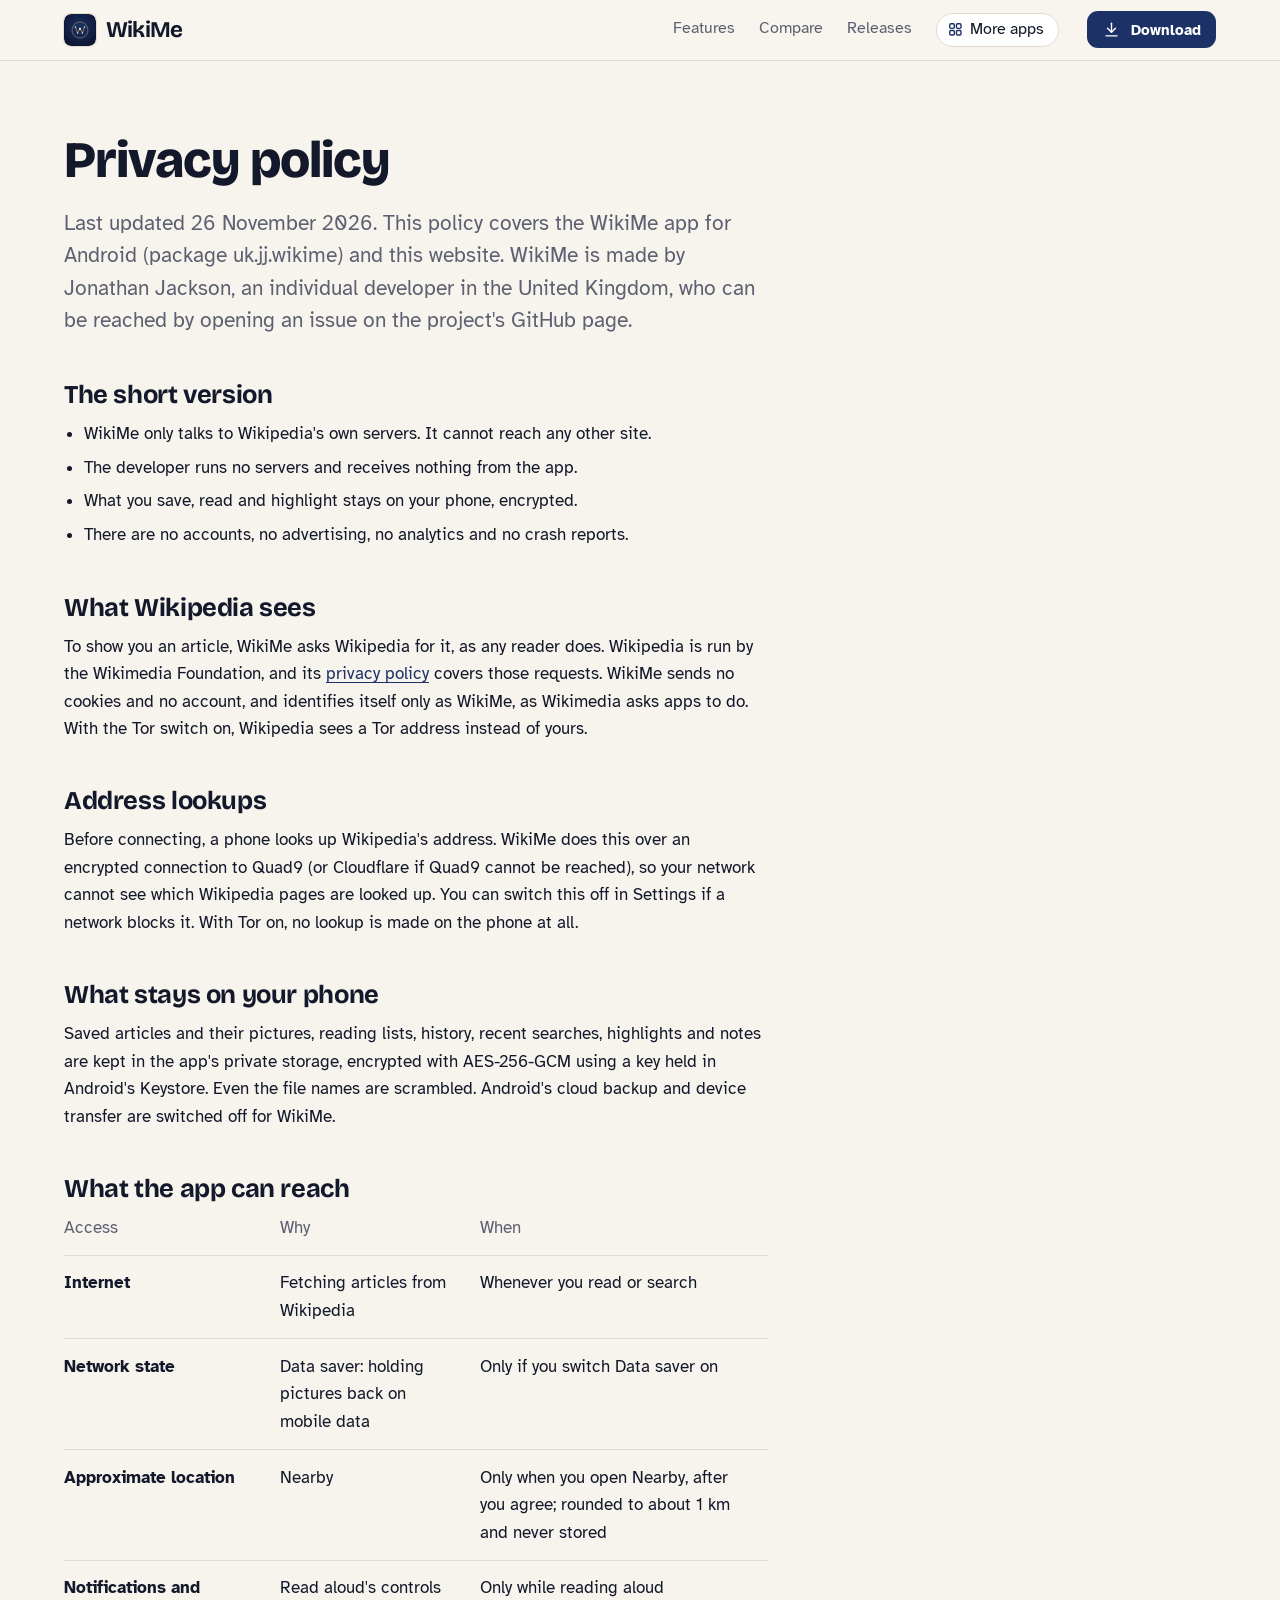
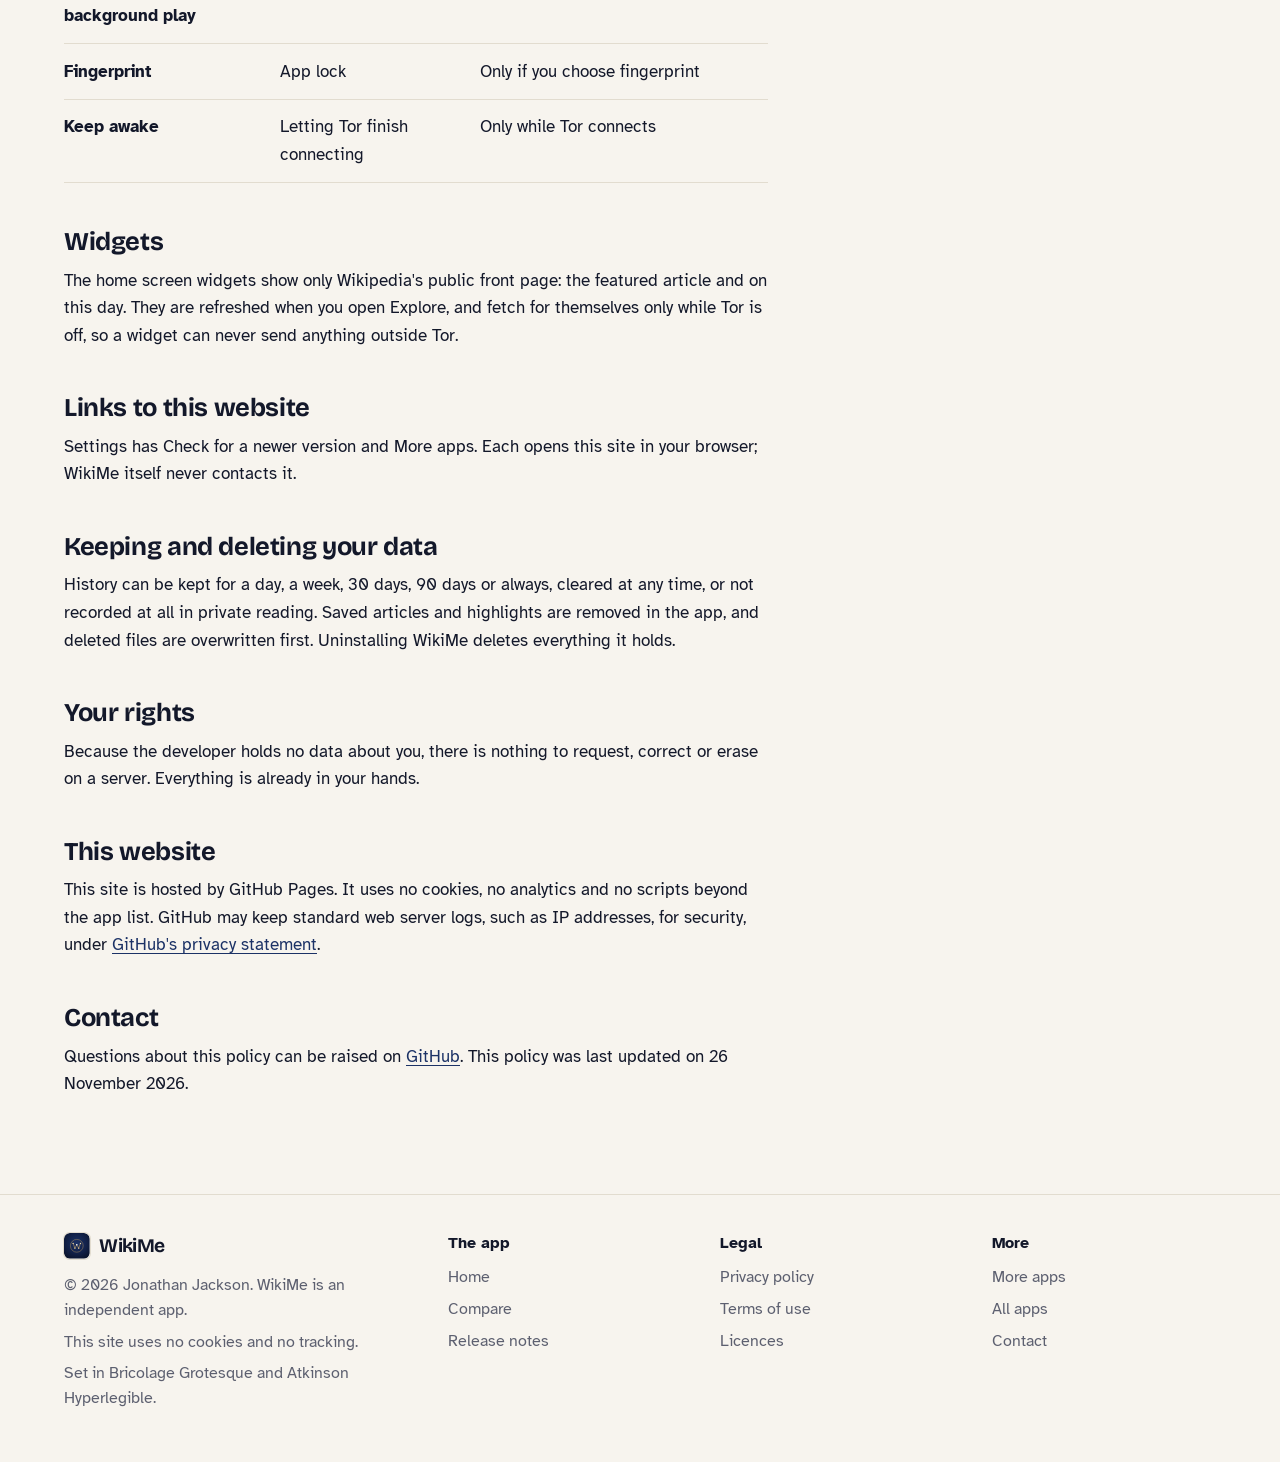
<file: privacy.html>
<!DOCTYPE html>
<html lang="en-GB">
<head>
<meta charset="utf-8">
<meta name="viewport" content="width=device-width, initial-scale=1">
<title>WikiMe privacy policy</title>
<meta name="description" content="What WikiMe does with your information: in short, it stays on your phone.">
<meta name="author" content="Jonathan Jackson">
<link rel="canonical" href="https://customgpter.github.io/wikime/privacy.html">
<meta name="theme-color" content="#f7f4ee" media="(prefers-color-scheme: light)">
<meta name="theme-color" content="#080f22" media="(prefers-color-scheme: dark)">
<meta property="og:type" content="website">
<meta property="og:site_name" content="WikiMe">
<meta property="og:title" content="WikiMe privacy policy">
<meta property="og:description" content="What WikiMe does with your information: in short, it stays on your phone.">
<meta property="og:url" content="https://customgpter.github.io/wikime/privacy.html">
<meta property="og:image" content="https://customgpter.github.io/wikime/assets/og.png">
<meta property="og:image:width" content="1200">
<meta property="og:image:height" content="630">
<meta property="og:image:alt" content="WikiMe&#x27;s Explore screen: today&#x27;s featured article, a search bar and the tabs along the bottom">
<meta property="og:locale" content="en_GB">
<meta name="twitter:card" content="summary_large_image">
<link rel="icon" href="./assets/favicon.svg" type="image/svg+xml">
<link rel="apple-touch-icon" href="./assets/apple-touch-icon.png">
<link rel="preload" href="./assets/fonts/bricolage-grotesque-latin.woff2" as="font" type="font/woff2" crossorigin>
<link rel="preload" href="./assets/fonts/atkinson-hyperlegible-latin-400-normal.woff2" as="font" type="font/woff2" crossorigin>
<link rel="stylesheet" href="./assets/site.css?v=1">
<link rel="stylesheet" href="./assets/house.css?v=1">
<link rel="stylesheet" href="./assets/apps-list.css?v=1">
<script src="./assets/apps-list.js?v=1" defer></script>
</head>
<body>
<a class="skip" href="#main">Skip to content</a>
<header class="masthead">
<div class="wrap">
<a class="brand" href="./" aria-label="WikiMe home"><svg viewBox="0 0 108 108" aria-hidden="true"><defs><radialGradient id="wmbg" cx="0.5" cy="0.41" r="0.75"><stop offset="0" stop-color="#1c3266"/><stop offset="0.5" stop-color="#122149"/><stop offset="1" stop-color="#080f22"/></radialGradient></defs><rect width="108" height="108" rx="24" fill="url(#wmbg)"/><circle cx="54" cy="54" r="27" fill="none" stroke="#D6AE62" stroke-width="1.6"/><path d="M38.5,44 L46,64 L54,49.5 L62,64 L69.5,44" fill="none" stroke="#D6AE62" stroke-width="2.1" stroke-linejoin="round" stroke-linecap="round"/><circle cx="38.5" cy="44" r="2.8" fill="#F1D9A2"/><circle cx="46" cy="64" r="2.8" fill="#F1D9A2"/><circle cx="54" cy="49.5" r="3.4" fill="#fff"/><circle cx="62" cy="64" r="2.8" fill="#F1D9A2"/><circle cx="69.5" cy="44" r="2.8" fill="#F1D9A2"/></svg><span>WikiMe</span></a>
<nav aria-label="Main"><ul><li><a href="./#features">Features</a></li><li><a href="./compare.html">Compare</a></li><li><a href="./releases.html">Releases</a></li><li><a class="more-apps" href="./more-apps.html"><svg class="ico" viewBox="0 0 24 24" aria-hidden="true"><rect x="4" y="4" width="6.5" height="6.5" rx="1.6"/><rect x="13.5" y="4" width="6.5" height="6.5" rx="1.6"/><rect x="4" y="13.5" width="6.5" height="6.5" rx="1.6"/><rect x="13.5" y="13.5" width="6.5" height="6.5" rx="1.6"/></svg>More apps</a></li></ul></nav>
<a class="button small" href="https://github.com/CustomGPTer/wikime/releases/latest/download/WikiMe.apk"><svg class="ico" viewBox="0 0 24 24" aria-hidden="true"><path d="M12 4v11"/><path d="M7 10.5l5 5 5-5"/><path d="M5 20h14"/></svg>Download</a>
</div>
</header>
<main id="main" class="doc">
<div class="wrap">
<div class="measure">
<h1>Privacy policy</h1>
<p class="lede">Last updated 26 November 2026. This policy covers the WikiMe app for Android (package uk.jj.wikime) and this website. WikiMe is made by Jonathan Jackson, an individual developer in the United Kingdom, who can be reached by opening an issue on the project's GitHub page.</p>
<h2 id="short">The short version</h2><ul>
<li>WikiMe only talks to Wikipedia's own servers. It cannot reach any other site.</li>
<li>The developer runs no servers and receives nothing from the app.</li>
<li>What you save, read and highlight stays on your phone, encrypted.</li>
<li>There are no accounts, no advertising, no analytics and no crash reports.</li>
</ul><h2 id="wikipedia">What Wikipedia sees</h2><p>To show you an article, WikiMe asks Wikipedia for it, as any reader does. Wikipedia is run by the Wikimedia Foundation, and its <a href="https://foundation.wikimedia.org/wiki/Policy:Privacy_policy">privacy policy</a> covers those requests. WikiMe sends no cookies and no account, and identifies itself only as WikiMe, as Wikimedia asks apps to do. With the Tor switch on, Wikipedia sees a Tor address instead of yours.</p><h2 id="dns">Address lookups</h2><p>Before connecting, a phone looks up Wikipedia's address. WikiMe does this over an encrypted connection to Quad9 (or Cloudflare if Quad9 cannot be reached), so your network cannot see which Wikipedia pages are looked up. You can switch this off in Settings if a network blocks it. With Tor on, no lookup is made on the phone at all.</p><h2 id="kept">What stays on your phone</h2><p>Saved articles and their pictures, reading lists, history, recent searches, highlights and notes are kept in the app's private storage, encrypted with AES-256-GCM using a key held in Android's Keystore. Even the file names are scrambled. Android's cloud backup and device transfer are switched off for WikiMe.</p><h2 id="reach">What the app can reach</h2><table>
<thead><tr><th scope="col">Access</th><th scope="col">Why</th><th scope="col">When</th></tr></thead>
<tbody>
<tr><th scope="row">Internet</th><td>Fetching articles from Wikipedia</td><td>Whenever you read or search</td></tr>
<tr><th scope="row">Network state</th><td>Data saver: holding pictures back on mobile data</td><td>Only if you switch Data saver on</td></tr>
<tr><th scope="row">Approximate location</th><td>Nearby</td><td>Only when you open Nearby, after you agree; rounded to about 1 km and never stored</td></tr>
<tr><th scope="row">Notifications and background play</th><td>Read aloud's controls</td><td>Only while reading aloud</td></tr>
<tr><th scope="row">Fingerprint</th><td>App lock</td><td>Only if you choose fingerprint</td></tr>
<tr><th scope="row">Keep awake</th><td>Letting Tor finish connecting</td><td>Only while Tor connects</td></tr>
</tbody>
</table><h2 id="widgets">Widgets</h2><p>The home screen widgets show only Wikipedia's public front page: the featured article and on this day. They are refreshed when you open Explore, and fetch for themselves only while Tor is off, so a widget can never send anything outside Tor.</p><h2 id="links">Links to this website</h2><p>Settings has Check for a newer version and More apps. Each opens this site in your browser; WikiMe itself never contacts it.</p><h2 id="deleting">Keeping and deleting your data</h2><p>History can be kept for a day, a week, 30 days, 90 days or always, cleared at any time, or not recorded at all in private reading. Saved articles and highlights are removed in the app, and deleted files are overwritten first. Uninstalling WikiMe deletes everything it holds.</p><h2 id="rights">Your rights</h2><p>Because the developer holds no data about you, there is nothing to request, correct or erase on a server. Everything is already in your hands.</p><h2 id="website">This website</h2><p>This site is hosted by GitHub Pages. It uses no cookies, no analytics and no scripts beyond the app list. GitHub may keep standard web server logs, such as IP addresses, for security, under <a href="https://docs.github.com/en/site-policy/privacy-policies/github-general-privacy-statement">GitHub's privacy statement</a>.</p>
<h2 id="contact">Contact</h2>
<p>Questions about this policy can be raised on <a href="https://github.com/CustomGPTer/wikime/issues">GitHub</a>. This policy was last updated on 26 November 2026.</p>
</div>
</div>
</main>
<footer class="colophon">
<div class="wrap">
<div>
<a class="brand" href="./" aria-label="WikiMe home"><svg viewBox="0 0 108 108" aria-hidden="true"><defs><radialGradient id="wmbg" cx="0.5" cy="0.41" r="0.75"><stop offset="0" stop-color="#1c3266"/><stop offset="0.5" stop-color="#122149"/><stop offset="1" stop-color="#080f22"/></radialGradient></defs><rect width="108" height="108" rx="24" fill="url(#wmbg)"/><circle cx="54" cy="54" r="27" fill="none" stroke="#D6AE62" stroke-width="1.6"/><path d="M38.5,44 L46,64 L54,49.5 L62,64 L69.5,44" fill="none" stroke="#D6AE62" stroke-width="2.1" stroke-linejoin="round" stroke-linecap="round"/><circle cx="38.5" cy="44" r="2.8" fill="#F1D9A2"/><circle cx="46" cy="64" r="2.8" fill="#F1D9A2"/><circle cx="54" cy="49.5" r="3.4" fill="#fff"/><circle cx="62" cy="64" r="2.8" fill="#F1D9A2"/><circle cx="69.5" cy="44" r="2.8" fill="#F1D9A2"/></svg><span>WikiMe</span></a>
<p>&copy; 2026 Jonathan Jackson. WikiMe is an independent app.</p>
<p>This site uses no cookies and no tracking.</p>
<p>Set in Bricolage Grotesque and Atkinson Hyperlegible.</p>
</div>
<nav aria-label="The app"><h2>The app</h2><ul>
<li><a href="./">Home</a></li>
<li><a href="./compare.html">Compare</a></li>
<li><a href="./releases.html">Release notes</a></li>

</ul></nav>
<nav aria-label="Legal"><h2>Legal</h2><ul>
<li><a href="./privacy.html">Privacy policy</a></li>
<li><a href="./terms.html">Terms of use</a></li>
<li><a href="./licences.html">Licences</a></li>
</ul></nav>
<nav aria-label="More"><h2>More</h2><ul>
<li><a href="./more-apps.html">More apps</a></li>
<li><a href="https://customgpter.github.io/">All apps</a></li>
<li><a href="https://github.com/CustomGPTer/wikime/issues">Contact</a></li>
</ul></nav>
</div>
</footer>
</body>
</html>
</file>
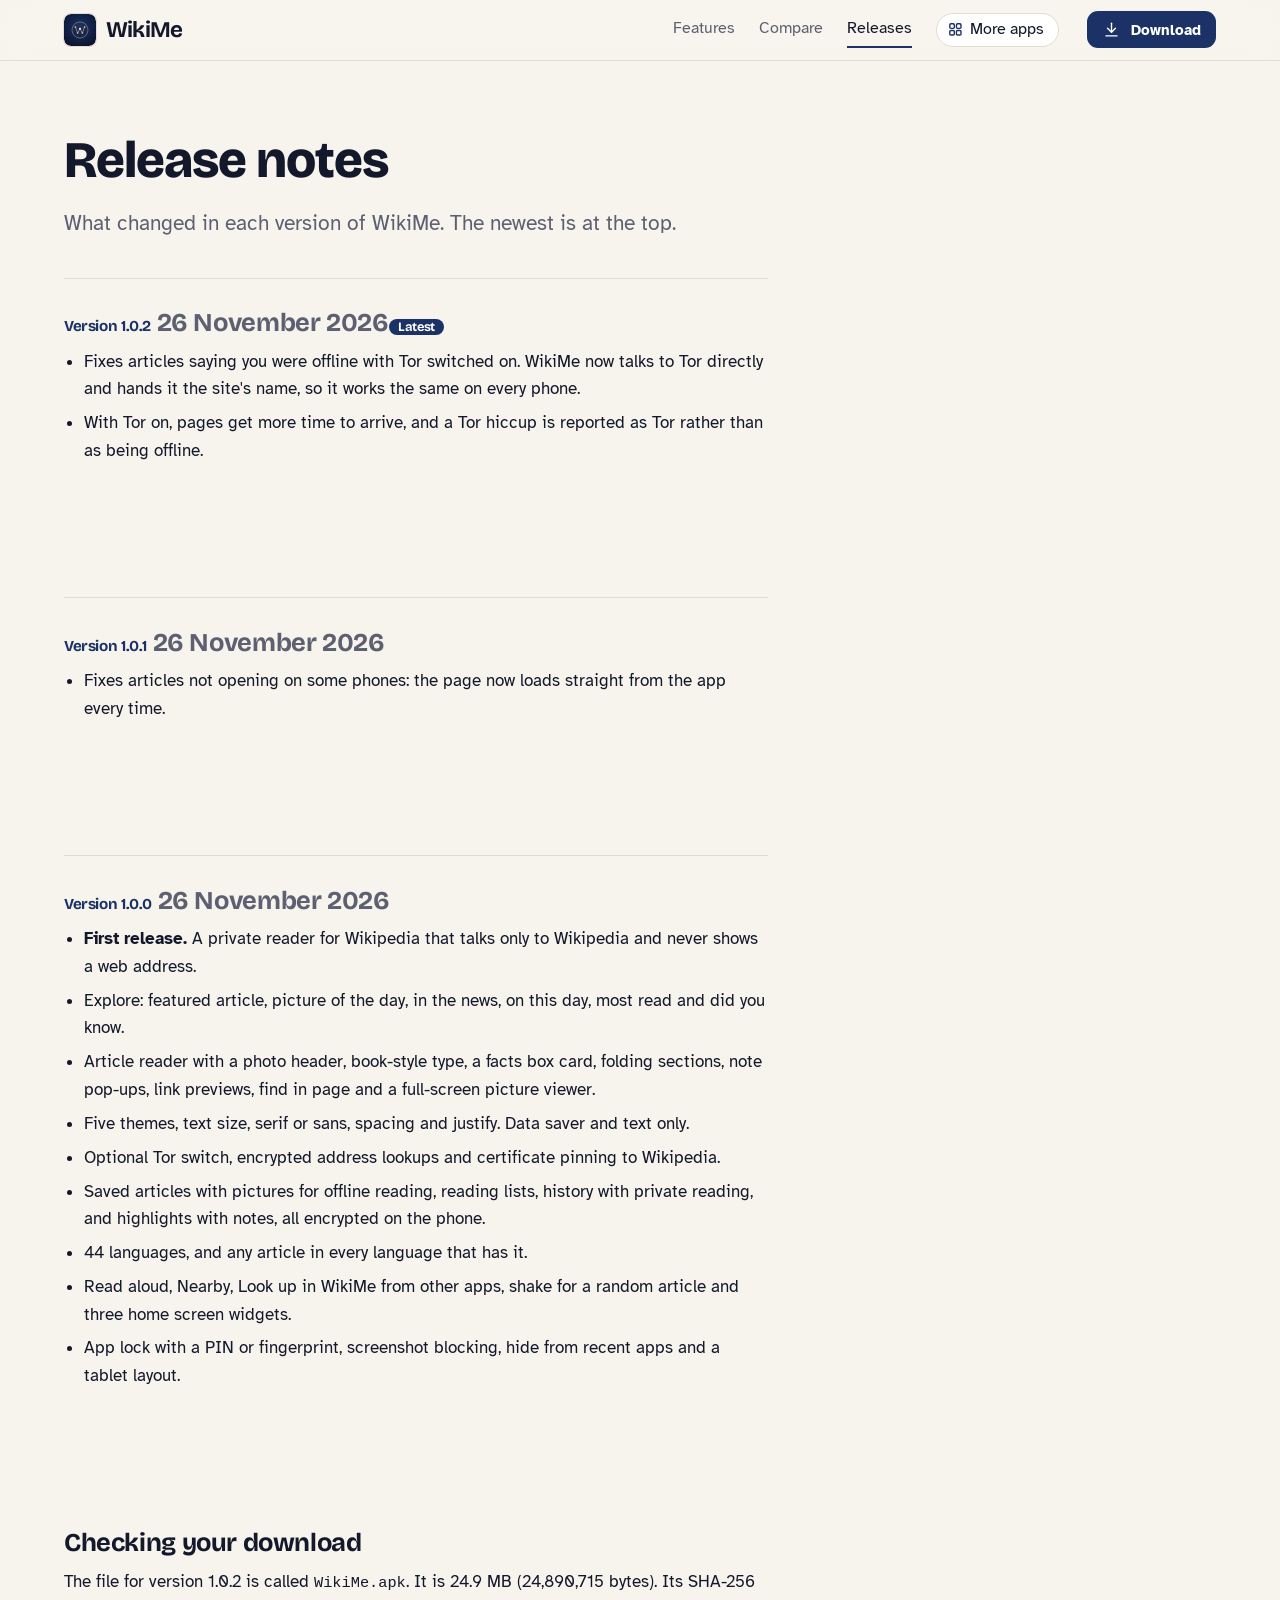
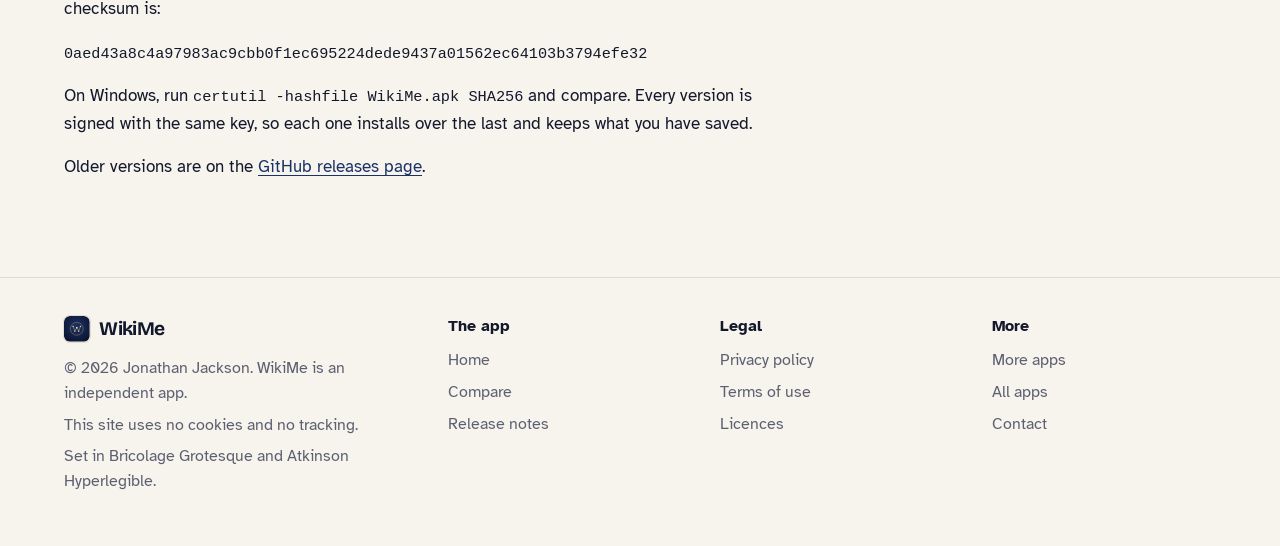
<file: releases.html>
<!DOCTYPE html>
<html lang="en-GB">
<head>
<meta charset="utf-8">
<meta name="viewport" content="width=device-width, initial-scale=1">
<title>WikiMe release notes</title>
<meta name="description" content="What changed in each version of WikiMe, with the file size and checksum to check your download.">
<meta name="author" content="Jonathan Jackson">
<link rel="canonical" href="https://customgpter.github.io/wikime/releases.html">
<meta name="theme-color" content="#f7f4ee" media="(prefers-color-scheme: light)">
<meta name="theme-color" content="#080f22" media="(prefers-color-scheme: dark)">
<meta property="og:type" content="website">
<meta property="og:site_name" content="WikiMe">
<meta property="og:title" content="WikiMe release notes">
<meta property="og:description" content="What changed in each version of WikiMe, with the file size and checksum to check your download.">
<meta property="og:url" content="https://customgpter.github.io/wikime/releases.html">
<meta property="og:image" content="https://customgpter.github.io/wikime/assets/og.png">
<meta property="og:image:width" content="1200">
<meta property="og:image:height" content="630">
<meta property="og:image:alt" content="WikiMe&#x27;s Explore screen: today&#x27;s featured article, a search bar and the tabs along the bottom">
<meta property="og:locale" content="en_GB">
<meta name="twitter:card" content="summary_large_image">
<link rel="icon" href="./assets/favicon.svg" type="image/svg+xml">
<link rel="apple-touch-icon" href="./assets/apple-touch-icon.png">
<link rel="preload" href="./assets/fonts/bricolage-grotesque-latin.woff2" as="font" type="font/woff2" crossorigin>
<link rel="preload" href="./assets/fonts/atkinson-hyperlegible-latin-400-normal.woff2" as="font" type="font/woff2" crossorigin>
<link rel="stylesheet" href="./assets/site.css?v=1">
<link rel="stylesheet" href="./assets/house.css?v=1">
<link rel="stylesheet" href="./assets/apps-list.css?v=1">
<script src="./assets/apps-list.js?v=1" defer></script>
</head>
<body>
<a class="skip" href="#main">Skip to content</a>
<header class="masthead">
<div class="wrap">
<a class="brand" href="./" aria-label="WikiMe home"><svg viewBox="0 0 108 108" aria-hidden="true"><defs><radialGradient id="wmbg" cx="0.5" cy="0.41" r="0.75"><stop offset="0" stop-color="#1c3266"/><stop offset="0.5" stop-color="#122149"/><stop offset="1" stop-color="#080f22"/></radialGradient></defs><rect width="108" height="108" rx="24" fill="url(#wmbg)"/><circle cx="54" cy="54" r="27" fill="none" stroke="#D6AE62" stroke-width="1.6"/><path d="M38.5,44 L46,64 L54,49.5 L62,64 L69.5,44" fill="none" stroke="#D6AE62" stroke-width="2.1" stroke-linejoin="round" stroke-linecap="round"/><circle cx="38.5" cy="44" r="2.8" fill="#F1D9A2"/><circle cx="46" cy="64" r="2.8" fill="#F1D9A2"/><circle cx="54" cy="49.5" r="3.4" fill="#fff"/><circle cx="62" cy="64" r="2.8" fill="#F1D9A2"/><circle cx="69.5" cy="44" r="2.8" fill="#F1D9A2"/></svg><span>WikiMe</span></a>
<nav aria-label="Main"><ul><li><a href="./#features">Features</a></li><li><a href="./compare.html">Compare</a></li><li><a href="./releases.html" aria-current="page">Releases</a></li><li><a class="more-apps" href="./more-apps.html"><svg class="ico" viewBox="0 0 24 24" aria-hidden="true"><rect x="4" y="4" width="6.5" height="6.5" rx="1.6"/><rect x="13.5" y="4" width="6.5" height="6.5" rx="1.6"/><rect x="4" y="13.5" width="6.5" height="6.5" rx="1.6"/><rect x="13.5" y="13.5" width="6.5" height="6.5" rx="1.6"/></svg>More apps</a></li></ul></nav>
<a class="button small" href="https://github.com/CustomGPTer/wikime/releases/latest/download/WikiMe.apk"><svg class="ico" viewBox="0 0 24 24" aria-hidden="true"><path d="M12 4v11"/><path d="M7 10.5l5 5 5-5"/><path d="M5 20h14"/></svg>Download</a>
</div>
</header>
<main id="main" class="doc">
<div class="wrap">
<div class="measure">
<h1>Release notes</h1>
<p class="lede">What changed in each version of WikiMe. The newest is at the top.</p>
<section class="release" id="v1.0.2"><h2><span class="ver">Version 1.0.2</span> <span class="when">26 November 2026</span><span class="tag">Latest</span></h2><ul><li>Fixes articles saying you were offline with Tor switched on. WikiMe now talks to Tor directly and hands it the site's name, so it works the same on every phone.</li><li>With Tor on, pages get more time to arrive, and a Tor hiccup is reported as Tor rather than as being offline.</li></ul></section>
<section class="release" id="v1.0.1"><h2><span class="ver">Version 1.0.1</span> <span class="when">26 November 2026</span></h2><ul><li>Fixes articles not opening on some phones: the page now loads straight from the app every time.</li></ul></section>
<section class="release" id="v1.0.0"><h2><span class="ver">Version 1.0.0</span> <span class="when">26 November 2026</span></h2><ul><li><b>First release.</b> A private reader for Wikipedia that talks only to Wikipedia and never shows a web address.</li><li>Explore: featured article, picture of the day, in the news, on this day, most read and did you know.</li><li>Article reader with a photo header, book-style type, a facts box card, folding sections, note pop-ups, link previews, find in page and a full-screen picture viewer.</li><li>Five themes, text size, serif or sans, spacing and justify. Data saver and text only.</li><li>Optional Tor switch, encrypted address lookups and certificate pinning to Wikipedia.</li><li>Saved articles with pictures for offline reading, reading lists, history with private reading, and highlights with notes, all encrypted on the phone.</li><li>44 languages, and any article in every language that has it.</li><li>Read aloud, Nearby, Look up in WikiMe from other apps, shake for a random article and three home screen widgets.</li><li>App lock with a PIN or fingerprint, screenshot blocking, hide from recent apps and a tablet layout.</li></ul></section>
<h2 id="checking">Checking your download</h2>
<p>The file for version 1.0.2 is called <code>WikiMe.apk</code>. It is 24.9 MB (24,890,715 bytes). Its SHA-256 checksum is:</p>
<p><code class="sum">0aed43a8c4a97983ac9cbb0f1ec695224dede9437a01562ec64103b3794efe32</code></p>
<p>On Windows, run <code>certutil -hashfile WikiMe.apk SHA256</code> and compare. Every version is signed with the same key, so each one installs over the last and keeps what you have saved.</p>
<p>Older versions are on the <a href="https://github.com/CustomGPTer/wikime/releases">GitHub releases page</a>.</p>
</div>
</div>
</main>
<footer class="colophon">
<div class="wrap">
<div>
<a class="brand" href="./" aria-label="WikiMe home"><svg viewBox="0 0 108 108" aria-hidden="true"><defs><radialGradient id="wmbg" cx="0.5" cy="0.41" r="0.75"><stop offset="0" stop-color="#1c3266"/><stop offset="0.5" stop-color="#122149"/><stop offset="1" stop-color="#080f22"/></radialGradient></defs><rect width="108" height="108" rx="24" fill="url(#wmbg)"/><circle cx="54" cy="54" r="27" fill="none" stroke="#D6AE62" stroke-width="1.6"/><path d="M38.5,44 L46,64 L54,49.5 L62,64 L69.5,44" fill="none" stroke="#D6AE62" stroke-width="2.1" stroke-linejoin="round" stroke-linecap="round"/><circle cx="38.5" cy="44" r="2.8" fill="#F1D9A2"/><circle cx="46" cy="64" r="2.8" fill="#F1D9A2"/><circle cx="54" cy="49.5" r="3.4" fill="#fff"/><circle cx="62" cy="64" r="2.8" fill="#F1D9A2"/><circle cx="69.5" cy="44" r="2.8" fill="#F1D9A2"/></svg><span>WikiMe</span></a>
<p>&copy; 2026 Jonathan Jackson. WikiMe is an independent app.</p>
<p>This site uses no cookies and no tracking.</p>
<p>Set in Bricolage Grotesque and Atkinson Hyperlegible.</p>
</div>
<nav aria-label="The app"><h2>The app</h2><ul>
<li><a href="./">Home</a></li>
<li><a href="./compare.html">Compare</a></li>
<li><a href="./releases.html">Release notes</a></li>

</ul></nav>
<nav aria-label="Legal"><h2>Legal</h2><ul>
<li><a href="./privacy.html">Privacy policy</a></li>
<li><a href="./terms.html">Terms of use</a></li>
<li><a href="./licences.html">Licences</a></li>
</ul></nav>
<nav aria-label="More"><h2>More</h2><ul>
<li><a href="./more-apps.html">More apps</a></li>
<li><a href="https://customgpter.github.io/">All apps</a></li>
<li><a href="https://github.com/CustomGPTer/wikime/issues">Contact</a></li>
</ul></nav>
</div>
</footer>
</body>
</html>
</file>
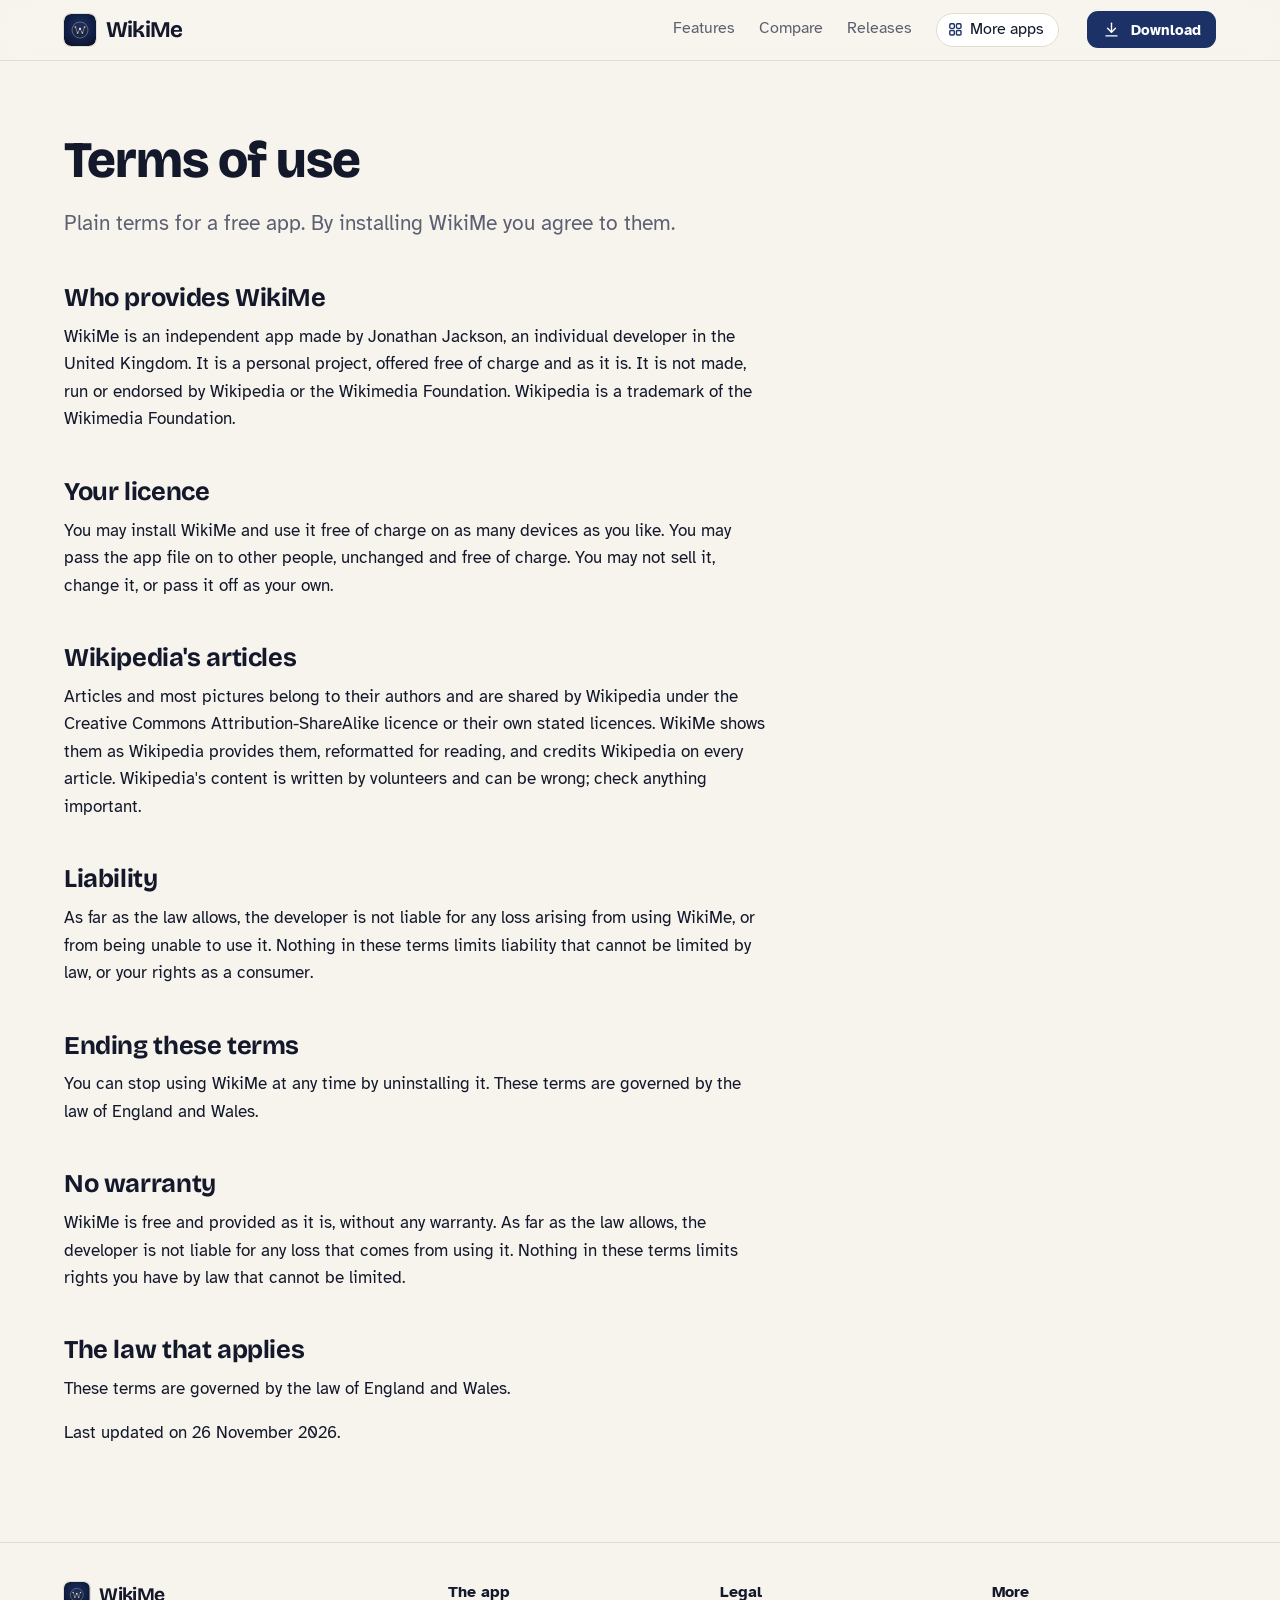
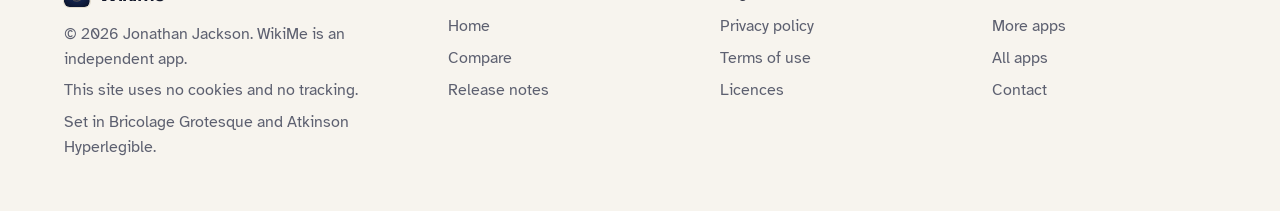
<file: terms.html>
<!DOCTYPE html>
<html lang="en-GB">
<head>
<meta charset="utf-8">
<meta name="viewport" content="width=device-width, initial-scale=1">
<title>WikiMe terms of use</title>
<meta name="description" content="The terms for using WikiMe.">
<meta name="author" content="Jonathan Jackson">
<link rel="canonical" href="https://customgpter.github.io/wikime/terms.html">
<meta name="theme-color" content="#f7f4ee" media="(prefers-color-scheme: light)">
<meta name="theme-color" content="#080f22" media="(prefers-color-scheme: dark)">
<meta property="og:type" content="website">
<meta property="og:site_name" content="WikiMe">
<meta property="og:title" content="WikiMe terms of use">
<meta property="og:description" content="The terms for using WikiMe.">
<meta property="og:url" content="https://customgpter.github.io/wikime/terms.html">
<meta property="og:image" content="https://customgpter.github.io/wikime/assets/og.png">
<meta property="og:image:width" content="1200">
<meta property="og:image:height" content="630">
<meta property="og:image:alt" content="WikiMe&#x27;s Explore screen: today&#x27;s featured article, a search bar and the tabs along the bottom">
<meta property="og:locale" content="en_GB">
<meta name="twitter:card" content="summary_large_image">
<link rel="icon" href="./assets/favicon.svg" type="image/svg+xml">
<link rel="apple-touch-icon" href="./assets/apple-touch-icon.png">
<link rel="preload" href="./assets/fonts/bricolage-grotesque-latin.woff2" as="font" type="font/woff2" crossorigin>
<link rel="preload" href="./assets/fonts/atkinson-hyperlegible-latin-400-normal.woff2" as="font" type="font/woff2" crossorigin>
<link rel="stylesheet" href="./assets/site.css?v=1">
<link rel="stylesheet" href="./assets/house.css?v=1">
<link rel="stylesheet" href="./assets/apps-list.css?v=1">
<script src="./assets/apps-list.js?v=1" defer></script>
</head>
<body>
<a class="skip" href="#main">Skip to content</a>
<header class="masthead">
<div class="wrap">
<a class="brand" href="./" aria-label="WikiMe home"><svg viewBox="0 0 108 108" aria-hidden="true"><defs><radialGradient id="wmbg" cx="0.5" cy="0.41" r="0.75"><stop offset="0" stop-color="#1c3266"/><stop offset="0.5" stop-color="#122149"/><stop offset="1" stop-color="#080f22"/></radialGradient></defs><rect width="108" height="108" rx="24" fill="url(#wmbg)"/><circle cx="54" cy="54" r="27" fill="none" stroke="#D6AE62" stroke-width="1.6"/><path d="M38.5,44 L46,64 L54,49.5 L62,64 L69.5,44" fill="none" stroke="#D6AE62" stroke-width="2.1" stroke-linejoin="round" stroke-linecap="round"/><circle cx="38.5" cy="44" r="2.8" fill="#F1D9A2"/><circle cx="46" cy="64" r="2.8" fill="#F1D9A2"/><circle cx="54" cy="49.5" r="3.4" fill="#fff"/><circle cx="62" cy="64" r="2.8" fill="#F1D9A2"/><circle cx="69.5" cy="44" r="2.8" fill="#F1D9A2"/></svg><span>WikiMe</span></a>
<nav aria-label="Main"><ul><li><a href="./#features">Features</a></li><li><a href="./compare.html">Compare</a></li><li><a href="./releases.html">Releases</a></li><li><a class="more-apps" href="./more-apps.html"><svg class="ico" viewBox="0 0 24 24" aria-hidden="true"><rect x="4" y="4" width="6.5" height="6.5" rx="1.6"/><rect x="13.5" y="4" width="6.5" height="6.5" rx="1.6"/><rect x="4" y="13.5" width="6.5" height="6.5" rx="1.6"/><rect x="13.5" y="13.5" width="6.5" height="6.5" rx="1.6"/></svg>More apps</a></li></ul></nav>
<a class="button small" href="https://github.com/CustomGPTer/wikime/releases/latest/download/WikiMe.apk"><svg class="ico" viewBox="0 0 24 24" aria-hidden="true"><path d="M12 4v11"/><path d="M7 10.5l5 5 5-5"/><path d="M5 20h14"/></svg>Download</a>
</div>
</header>
<main id="main" class="doc">
<div class="wrap">
<div class="measure">
<h1>Terms of use</h1>
<p class="lede">Plain terms for a free app. By installing WikiMe you agree to them.</p>
<h2 id="who">Who provides WikiMe</h2><p>WikiMe is an independent app made by Jonathan Jackson, an individual developer in the United Kingdom. It is a personal project, offered free of charge and as it is. It is not made, run or endorsed by Wikipedia or the Wikimedia Foundation. Wikipedia is a trademark of the Wikimedia Foundation.</p><h2 id="licence">Your licence</h2><p>You may install WikiMe and use it free of charge on as many devices as you like. You may pass the app file on to other people, unchanged and free of charge. You may not sell it, change it, or pass it off as your own.</p><h2 id="content">Wikipedia&#x27;s articles</h2><p>Articles and most pictures belong to their authors and are shared by Wikipedia under the Creative Commons Attribution-ShareAlike licence or their own stated licences. WikiMe shows them as Wikipedia provides them, reformatted for reading, and credits Wikipedia on every article. Wikipedia's content is written by volunteers and can be wrong; check anything important.</p><h2 id="liability">Liability</h2><p>As far as the law allows, the developer is not liable for any loss arising from using WikiMe, or from being unable to use it. Nothing in these terms limits liability that cannot be limited by law, or your rights as a consumer.</p><h2 id="ending">Ending these terms</h2><p>You can stop using WikiMe at any time by uninstalling it. These terms are governed by the law of England and Wales.</p>
<h2 id="no-warranty">No warranty</h2>
<p>WikiMe is free and provided as it is, without any warranty. As far as the law allows, the developer is not liable for any loss that comes from using it. Nothing in these terms limits rights you have by law that cannot be limited.</p>
<h2 id="governing">The law that applies</h2>
<p>These terms are governed by the law of England and Wales.</p>
<p>Last updated on 26 November 2026.</p>
</div>
</div>
</main>
<footer class="colophon">
<div class="wrap">
<div>
<a class="brand" href="./" aria-label="WikiMe home"><svg viewBox="0 0 108 108" aria-hidden="true"><defs><radialGradient id="wmbg" cx="0.5" cy="0.41" r="0.75"><stop offset="0" stop-color="#1c3266"/><stop offset="0.5" stop-color="#122149"/><stop offset="1" stop-color="#080f22"/></radialGradient></defs><rect width="108" height="108" rx="24" fill="url(#wmbg)"/><circle cx="54" cy="54" r="27" fill="none" stroke="#D6AE62" stroke-width="1.6"/><path d="M38.5,44 L46,64 L54,49.5 L62,64 L69.5,44" fill="none" stroke="#D6AE62" stroke-width="2.1" stroke-linejoin="round" stroke-linecap="round"/><circle cx="38.5" cy="44" r="2.8" fill="#F1D9A2"/><circle cx="46" cy="64" r="2.8" fill="#F1D9A2"/><circle cx="54" cy="49.5" r="3.4" fill="#fff"/><circle cx="62" cy="64" r="2.8" fill="#F1D9A2"/><circle cx="69.5" cy="44" r="2.8" fill="#F1D9A2"/></svg><span>WikiMe</span></a>
<p>&copy; 2026 Jonathan Jackson. WikiMe is an independent app.</p>
<p>This site uses no cookies and no tracking.</p>
<p>Set in Bricolage Grotesque and Atkinson Hyperlegible.</p>
</div>
<nav aria-label="The app"><h2>The app</h2><ul>
<li><a href="./">Home</a></li>
<li><a href="./compare.html">Compare</a></li>
<li><a href="./releases.html">Release notes</a></li>

</ul></nav>
<nav aria-label="Legal"><h2>Legal</h2><ul>
<li><a href="./privacy.html">Privacy policy</a></li>
<li><a href="./terms.html">Terms of use</a></li>
<li><a href="./licences.html">Licences</a></li>
</ul></nav>
<nav aria-label="More"><h2>More</h2><ul>
<li><a href="./more-apps.html">More apps</a></li>
<li><a href="https://customgpter.github.io/">All apps</a></li>
<li><a href="https://github.com/CustomGPTer/wikime/issues">Contact</a></li>
</ul></nav>
</div>
</footer>
</body>
</html>
</file>
<file: assets/site.css>
@font-face{font-family:"Bricolage Grotesque";src:url("fonts/bricolage-grotesque-latin.woff2") format("woff2");font-weight:200 800;font-style:normal;font-display:swap}
@font-face{font-family:"Atkinson Hyperlegible";src:url("fonts/atkinson-hyperlegible-latin-400-normal.woff2") format("woff2");font-weight:400;font-style:normal;font-display:swap}
@font-face{font-family:"Atkinson Hyperlegible";src:url("fonts/atkinson-hyperlegible-latin-700-normal.woff2") format("woff2");font-weight:700;font-style:normal;font-display:swap}

/* Daylight page, night-time camera. The lamp colour is kept for the one thing to press and for what the camera has seen. */
:root{
  --page:#f2f5f9; --panel:#ffffff; --raised:#e8edf3; --ink:#0d1a2b; --soft:#465468; --rule:#d2dae4;
  --accent:#0a6a55; --accent-ink:#ffffff; --warn:#8a5200; --rec:#d3302f;
  --lamp:#ffb347; --lamp-ink:#231400; --lamp-text:#8a5200;
  --night:#09111e; --night-2:#111d30; --night-3:#1a2a43; --night-ink:#eaf0f8; --night-soft:#9fb0c7; --night-rule:#24364f; --iris:#55d6ab;
  --display:"Bricolage Grotesque","Atkinson Hyperlegible",system-ui,sans-serif;
  --sans:"Atkinson Hyperlegible",system-ui,-apple-system,"Segoe UI",Roboto,sans-serif;
  --mono:ui-monospace,SFMono-Regular,Menlo,Consolas,"Liberation Mono",monospace;
  color-scheme:light dark;
}
@media (prefers-color-scheme:dark){
  :root{--page:#0a111b; --panel:#111a27; --raised:#182434; --ink:#e9eef5; --soft:#a0aec0; --rule:#243247;
    --accent:#55d6ab; --accent-ink:#00281d; --warn:#ffb347; --rec:#ff6163; --lamp-text:#ffb347}
}

*,*::before,*::after{box-sizing:border-box}
html{-webkit-text-size-adjust:100%;scroll-behavior:smooth;scroll-padding-top:5.5rem}
@media (prefers-reduced-motion:reduce){html{scroll-behavior:auto}}
body{margin:0;background:var(--page);color:var(--ink);font:400 1.0625rem/1.62 var(--sans);text-rendering:optimizeLegibility;-webkit-font-smoothing:antialiased}
img,svg{max-width:100%;display:block}
a{color:var(--accent);text-decoration-thickness:.07em;text-underline-offset:.2em}
a:hover{text-decoration-thickness:.13em}
:focus-visible{outline:3px solid var(--lamp);outline-offset:3px;border-radius:6px}
code{font:.9em/1 var(--mono);overflow-wrap:anywhere}
h1,h2,h3{font-family:var(--display);font-weight:700;letter-spacing:-.015em;line-height:1.08;margin:0;text-wrap:balance}
p{margin:0 0 1rem}
.skip{position:absolute;left:-999px;top:0;background:var(--ink);color:var(--page);padding:.6rem 1rem;z-index:30;border-radius:0 0 8px 0}
.skip:focus{left:0}
.sr{position:absolute;width:1px;height:1px;overflow:hidden;clip-path:inset(50%);white-space:nowrap}
.wrap{width:min(72rem,100% - 2.5rem);margin-inline:auto}
.measure{max-width:44rem}
.ico{width:1.25em;height:1.25em;flex:none;fill:none;stroke:currentColor;stroke-width:1.75;stroke-linecap:round;stroke-linejoin:round}

/* ---------- masthead */
.masthead{position:sticky;top:0;z-index:20;background:color-mix(in srgb,var(--page) 88%,transparent);-webkit-backdrop-filter:blur(14px) saturate(1.3);backdrop-filter:blur(14px) saturate(1.3);border-bottom:1px solid var(--rule)}
.masthead .wrap{display:flex;flex-wrap:wrap;align-items:center;gap:.35rem 1.75rem;padding-block:.7rem}
.brand{display:inline-flex;align-items:center;gap:.6rem;font:700 1.4rem/1 var(--display);letter-spacing:-.03em;color:var(--ink);text-decoration:none;margin-right:auto}
.brand svg{width:2rem;height:2rem;flex:none;border-radius:.5rem;box-shadow:0 0 0 1px var(--rule)}
.masthead nav ul{display:flex;flex-wrap:wrap;align-items:center;gap:.15rem 1.5rem;list-style:none;margin:0;padding:0;font-size:1rem;line-height:1.3}
.masthead nav a{display:inline-flex;align-items:center;gap:.4rem;color:var(--soft);text-decoration:none;padding-block:.45rem;border-bottom:2px solid transparent}
.masthead nav a:hover{color:var(--ink)}
.masthead nav a[aria-current="page"]{color:var(--ink);border-bottom-color:var(--lamp)}
.masthead nav a.more-apps{color:var(--ink);border:1px solid var(--rule);border-radius:999px;padding:.34rem .85rem .34rem .65rem;background:var(--panel)}
.masthead nav a.more-apps .ico{width:1.05em;height:1.05em;color:var(--accent);stroke-width:2}
.masthead nav a.more-apps:hover,.masthead nav a.more-apps[aria-current="page"]{border-color:var(--accent)}
.button{display:inline-flex;align-items:center;gap:.6rem;background:var(--lamp);color:var(--lamp-ink);font:700 1.08rem/1.2 var(--sans);text-decoration:none;padding:.95rem 1.5rem;border-radius:14px;box-shadow:0 1px 0 rgba(255,255,255,.45) inset,0 12px 24px -14px rgba(138,82,0,.9)}
.button:hover{background:#ffc56e}
.button:active{transform:translateY(1px)}
.button.small{font-size:.95rem;padding:.55rem .95rem;border-radius:11px;box-shadow:none}
.button.quiet{background:none;box-shadow:none;border:1px solid var(--rule);color:var(--ink)}
.button.quiet:hover{border-color:var(--ink);background:none}
@media (max-width:52rem){
  .masthead nav{order:3;flex:1 0 100%}
  .masthead nav ul{gap:.1rem .85rem;font-size:.95rem}
  .masthead nav .wide{display:none}
}
@media (max-width:24rem){.masthead nav a.more-apps .ico{display:none}.masthead nav a.more-apps{padding-inline:.7rem}}

/* ---------- hero */
.hero{padding-block:clamp(2.2rem,6vw,4.75rem) clamp(2.5rem,6vw,4.5rem);overflow:hidden}
.hero-grid{display:grid;gap:clamp(2.25rem,5vw,4rem);align-items:center}
@media (min-width:62rem){.hero-grid{grid-template-columns:minmax(0,11fr) minmax(0,10fr)}}
.hero h1{font-size:clamp(2.6rem,6vw,4.25rem);font-weight:800;line-height:1;letter-spacing:-.022em;margin-bottom:1.5rem}
.lede{font-size:clamp(1.14rem,2vw,1.3rem);line-height:1.55;color:var(--soft);margin:0 0 1rem;max-width:34rem}
.get{display:flex;flex-wrap:wrap;align-items:center;gap:.9rem 1.5rem;margin:1.8rem 0 1.1rem}
.get .aside{font-weight:700;color:var(--ink)}
.facts{font-size:.98rem;line-height:1.5;color:var(--soft);margin:0 0 .5rem;max-width:36rem}
.pills{display:flex;flex-wrap:wrap;gap:.45rem;list-style:none;margin:0 0 1rem;padding:0;font-size:.95rem}
.pills li{border:1px solid var(--rule);border-radius:999px;padding:.22rem .8rem;background:var(--panel);color:var(--soft)}

/* the monitor: the camera's view, the day beneath it, and the alert it sends */
.monitor{position:relative;max-width:36rem;margin-inline:auto;width:100%;padding-bottom:3.1rem}
@media (min-width:62rem){.monitor{margin-inline:auto 0}}
.screen{position:relative;background:var(--night);border-radius:22px;padding:.6rem;box-shadow:0 0 0 1px var(--night-rule),0 30px 60px -30px rgba(9,17,30,.75)}
.cam{position:relative;border-radius:15px;overflow:hidden;aspect-ratio:16/10;background:#0b1626}
.cam svg{width:100%;height:100%}
.cam text{font:700 15px var(--sans);fill:#231400}
.hud{position:absolute;display:inline-flex;align-items:center;gap:.4rem;font:700 .76rem/1 var(--sans);color:var(--night-ink);background:rgba(6,12,22,.62);border-radius:999px;padding:.38rem .65rem;letter-spacing:.01em}
.hud i{width:.5rem;height:.5rem;border-radius:50%;background:var(--iris)}
.hud.watching{left:.7rem;top:.7rem}
.hud.rec{right:.7rem;top:.7rem}
.hud.rec i{background:#ff5a5c}
.hud.stamp{left:.7rem;bottom:.7rem;font:400 .74rem/1 var(--mono);border-radius:6px;color:#d5deea}
.hud.place{right:.7rem;bottom:.7rem;border-radius:6px;font-weight:400;color:#d5deea}
.day{padding:.85rem .55rem 2rem;color:var(--night-soft);font-size:.8rem;line-height:1.2}
.day-head{display:flex;justify-content:space-between;margin-bottom:.6rem}
.day-head b{color:var(--night-ink)}
.track{position:relative;height:1.5rem;border-radius:7px;background:repeating-linear-gradient(90deg,var(--night-3) 0 1px,transparent 1px calc(100% / 24)),var(--night-2);box-shadow:inset 0 0 0 1px var(--night-rule)}
.ev{position:absolute;top:3px;bottom:3px;width:max(5px,1.1%);border-radius:3px;background:var(--iris);left:var(--at)}
.ev.seen{background:var(--lamp)}
.now{position:absolute;top:-4px;bottom:-4px;left:var(--at);width:2px;background:var(--night-ink);border-radius:2px}
.hours{display:flex;justify-content:space-between;margin-top:.4rem;font-size:.72rem}
.alert{position:absolute;right:-.4rem;bottom:0;display:flex;align-items:center;gap:.75rem;width:min(19rem,88%);background:var(--panel);color:var(--ink);border:1px solid var(--rule);border-radius:16px;padding:.65rem .8rem;box-shadow:0 18px 36px -18px rgba(9,17,30,.55)}
.alert .thumb{flex:none;width:3.1rem;height:3.1rem;border-radius:10px;background:linear-gradient(160deg,#16263d,#0b1626);position:relative;overflow:hidden}
.alert .thumb::before{content:"";position:absolute;left:50%;bottom:0;width:38%;height:62%;translate:-50% 0;border-radius:40% 40% 0 0;background:#6f86a6}
.alert .thumb::after{content:"";position:absolute;left:50%;top:14%;width:26%;aspect-ratio:1;translate:-50% 0;border-radius:50%;background:#8ea4c2}
.alert b{display:block;font-size:.98rem;line-height:1.25}
.alert span{display:block;font-size:.86rem;color:var(--soft);line-height:1.3}
.alert .dot{flex:none;width:.6rem;height:.6rem;border-radius:50%;background:var(--lamp);margin-left:auto;box-shadow:0 0 0 4px color-mix(in srgb,var(--lamp) 25%,transparent)}
@media (max-width:26rem){.alert{right:0}}
@media (prefers-reduced-motion:no-preference){
  .cam .spill{animation:vg-in .9s ease-out .25s both}
  .cam .who{animation:vg-step .9s cubic-bezier(.2,.8,.25,1) .9s both}
  .cam .mark{animation:vg-lock .45s cubic-bezier(.3,1.4,.5,1) 1.7s both;transform-box:fill-box;transform-origin:center}
  .hud.rec{animation:vg-in .3s ease-out 2.05s both}
  .hud.rec i{animation:vg-blink 1.2s steps(2,jump-none) 2.3s 4}
  .ev.seen,.now{animation:vg-pop .4s cubic-bezier(.3,1.5,.5,1) 2.4s both}
  .alert{animation:vg-rise .6s cubic-bezier(.2,.8,.25,1) 2.9s both}
  @keyframes vg-in{from{opacity:0}to{opacity:1}}
  @keyframes vg-step{from{opacity:0;transform:translateX(18px)}to{opacity:1;transform:none}}
  @keyframes vg-lock{from{opacity:0;transform:scale(1.12)}to{opacity:1;transform:none}}
  @keyframes vg-blink{from{opacity:1}to{opacity:.25}}
  @keyframes vg-pop{from{opacity:0;transform:scaleY(.2)}to{opacity:1;transform:none}}
  @keyframes vg-rise{from{opacity:0;transform:translateY(14px)}to{opacity:1;transform:none}}
}

/* ---------- sections */
section{padding-block:clamp(3rem,7vw,5.5rem)}
section + section{border-top:1px solid var(--rule)}
h2{font-size:clamp(1.8rem,3.6vw,2.6rem);margin-bottom:.9rem}
h3{font:700 1.1rem/1.3 var(--sans);letter-spacing:0;margin:0 0 .3rem}
.intro{color:var(--soft);max-width:40rem;margin-bottom:2.2rem;font-size:1.1rem}

.promises{padding-block:0;border-block:1px solid var(--rule);background:var(--panel)}
.promises ul{list-style:none;margin:0;padding:0;display:grid;grid-template-columns:repeat(auto-fit,minmax(min(100%,14rem),1fr))}
.promises li{display:flex;gap:.8rem;align-items:flex-start;padding:1.4rem 1.5rem 1.4rem 0}
.promises .ico{width:1.6rem;height:1.6rem;color:var(--accent);margin-top:.1rem}
.promises b{display:block;line-height:1.3}
.promises span{color:var(--soft);font-size:.96rem;line-height:1.45;display:block}
.hero + .promises{border-top:1px solid var(--rule)}

.steps{list-style:none;counter-reset:s;margin:0;padding:0;display:grid;gap:1.25rem}
@media (min-width:52rem){.steps{grid-template-columns:repeat(3,minmax(0,1fr))}}
.steps li{counter-increment:s;background:var(--panel);border:1px solid var(--rule);border-radius:18px;padding:1.4rem 1.4rem 1.5rem}
.steps li::before{content:counter(s);display:grid;place-items:center;width:2rem;height:2rem;border-radius:50%;background:var(--ink);color:var(--page);font:700 1rem/1 var(--display);margin-bottom:1rem}
.steps p{margin:0;color:var(--soft)}

.notices{display:grid;gap:1.25rem}
@media (min-width:52rem){.notices{grid-template-columns:repeat(2,minmax(0,1fr))}}
.sense{background:var(--night);color:var(--night-ink);border-radius:20px;padding:1.5rem 1.5rem 1.6rem;box-shadow:0 0 0 1px var(--night-rule)}
.sense h3{font:700 1.35rem/1.2 var(--display);letter-spacing:-.02em;margin-bottom:.35rem}
.sense p{color:var(--night-soft);margin-bottom:1.1rem}
.chips{display:flex;flex-wrap:wrap;gap:.5rem;list-style:none;margin:0;padding:0}
.chips li{display:inline-flex;align-items:center;gap:.45rem;border:1px solid var(--night-rule);background:var(--night-2);border-radius:10px;padding:.42rem .75rem .42rem .6rem;font-size:.98rem;line-height:1.2}
.chips .ico{color:var(--lamp)}

.groups{display:grid;gap:0}
.group{display:grid;gap:.4rem 3rem;padding-block:1.6rem;border-top:1px solid var(--rule)}
.group:last-child{border-bottom:1px solid var(--rule)}
@media (min-width:56rem){.group{grid-template-columns:13rem minmax(0,1fr)}}
.group > h3{font:700 1.3rem/1.2 var(--display);letter-spacing:-.02em;color:var(--ink)}
.group dl{margin:0;display:grid;gap:1.1rem 2.5rem}
@media (min-width:40rem){.group dl{grid-template-columns:repeat(2,minmax(0,1fr))}}
.group dt{font-weight:700;line-height:1.35}
.group dd{margin:.2rem 0 0;color:var(--soft)}

.setups{display:grid;gap:1.25rem}
@media (min-width:52rem){.setups{grid-template-columns:repeat(2,minmax(0,1fr))}}
.setup{background:var(--panel);border:1px solid var(--rule);border-radius:20px;padding:1.5rem}
.setup h3{font:700 1.35rem/1.2 var(--display);letter-spacing:-.02em;margin-bottom:.9rem}
.setup .kit{display:flex;align-items:center;gap:.6rem;color:var(--soft);font-size:.95rem;margin-bottom:1rem}
.setup .kit .ico{width:1.9rem;height:1.9rem;color:var(--ink);stroke-width:1.5}
.setup .kit .to{width:1.2rem;height:1.2rem;color:var(--soft)}
.ticks{list-style:none;margin:0;padding:0;display:grid;gap:.5rem}
.ticks li{position:relative;padding-left:1.7rem;color:var(--soft)}
.ticks li::before{content:"";position:absolute;left:.15rem;top:.42em;width:.75rem;height:.42rem;border-left:2.5px solid var(--accent);border-bottom:2.5px solid var(--accent);rotate:-45deg}

.modes{list-style:none;margin:0;padding:0;display:grid;gap:1.25rem}
@media (min-width:52rem){.modes{grid-template-columns:repeat(3,minmax(0,1fr))}}
.modes li{border-top:3px solid var(--ink);padding-top:1rem}
.modes p{color:var(--soft);margin:0}

.scroll{overflow-x:auto}
table{width:100%;border-collapse:collapse}
th,td{text-align:left;vertical-align:top;padding:.85rem 1.2rem .85rem 0;border-top:1px solid var(--rule)}
thead th{border-top:0;color:var(--soft);font-weight:400;padding-top:0}
tbody th{font-weight:700;min-width:11rem}
tr:last-child>*{border-bottom:1px solid var(--rule)}
.after-table{margin-top:1.5rem}
/* On a phone a table becomes a stack: the row's name, then its cells side by side. */
@media (max-width:40rem){
  table:not(.cmp),table:not(.cmp) thead,table:not(.cmp) tbody{display:block}
  table:not(.cmp) tr{display:flex;flex-wrap:wrap;gap:.3rem 1.1rem;padding:.9rem 0;border-top:1px solid var(--rule)}
  table:not(.cmp) thead tr{border-top:0;padding-top:0}
  table:not(.cmp) tbody tr:last-child{border-bottom:1px solid var(--rule)}
  table:not(.cmp) th,table:not(.cmp) td{display:block;border:0;padding:0;flex:1 1 0;min-width:0;overflow-wrap:break-word}
  table:not(.cmp) tr>:first-child{flex:0 0 100%;min-width:0}
}

.plain{list-style:none;margin:0;padding:0;display:grid;gap:1.6rem 3rem}
@media (min-width:52rem){.plain{grid-template-columns:repeat(3,minmax(0,1fr))}}
.plain p{color:var(--soft);margin:0}

.faq{display:grid;gap:0 3rem;align-items:start}
@media (min-width:56rem){.faq{grid-template-columns:repeat(2,minmax(0,1fr))}}
.faq details{border-top:1px solid var(--rule);padding:.15rem 0}
.faq summary{cursor:pointer;list-style:none;display:flex;align-items:flex-start;justify-content:space-between;gap:1rem;font-weight:700;padding:.85rem 0;line-height:1.35}
.faq summary::-webkit-details-marker{display:none}
.faq summary::after{content:"";flex:none;width:.6rem;height:.6rem;margin:.3rem .25rem 0 0;border-right:2px solid var(--soft);border-bottom:2px solid var(--soft);rotate:45deg;transition:rotate .15s}
.faq details[open] summary::after{rotate:-135deg;margin-top:.55rem}
.faq details p{color:var(--soft);margin:0 0 1.1rem;max-width:36rem}
@media (prefers-reduced-motion:reduce){.faq summary::after{transition:none}}

.closing{background:var(--night);color:var(--night-ink);border-top:0}
.closing .wrap{display:grid;gap:1.5rem 3rem;align-items:center}
@media (min-width:52rem){.closing .wrap{grid-template-columns:minmax(0,1fr) auto}}
.closing h2{margin-bottom:.5rem}
.closing p{color:var(--night-soft);margin:0;max-width:36rem}
.closing a:not(.button){color:var(--iris)}
section + .closing{border-top:0}

/* ---------- document pages */
.doc{padding-block:clamp(2.5rem,6vw,4.5rem) clamp(3rem,7vw,5rem)}
.doc h1{font-size:clamp(2.2rem,5vw,3.2rem);font-weight:800;letter-spacing:-.02em;margin-bottom:1.2rem}
.doc .lede{max-width:none}
.doc h2{font-size:1.6rem;margin-top:2.8rem;margin-bottom:.7rem;scroll-margin-top:5.5rem}
.doc h3{margin-top:1.6rem}
.doc ul{padding-left:1.25rem;margin:0 0 1rem}
.doc li{margin:.4rem 0}
.doc a{overflow-wrap:anywhere}
.contents{border-block:1px solid var(--rule);padding-block:1rem;margin-block:2rem}
.contents ul{list-style:none;margin:.4rem 0 0;padding:0;columns:2 14rem;column-gap:2rem}
.contents li{margin:.2rem 0;break-inside:avoid}
.note{border-left:3px solid var(--lamp);padding:.2rem 0 .2rem 1.1rem;color:var(--soft)}
.key{font-size:.95rem;line-height:1.55;color:var(--soft);margin:0 0 .6rem}
.sum{font-size:.95rem;overflow-wrap:anywhere}

/* ---------- compare */
.cmp{min-width:44rem;margin:1.4rem 0 1rem}
.cmp th,.cmp td{padding:.85rem .9rem}
.cmp thead th{color:var(--ink);font-weight:700;vertical-align:bottom;padding-top:.85rem}
.cmp small{display:block;font-weight:400;font-size:.84rem;line-height:1.35;color:var(--soft)}
.cmp tbody th{min-width:13rem;padding-left:0}
.cmp thead th:first-child{padding-left:0}
.cmp .ours{background:var(--panel);box-shadow:inset 1px 0 var(--rule),inset -1px 0 var(--rule)}
.yes{color:var(--accent);font-weight:700}
.pay{color:var(--lamp-text);font-weight:700}
.na{color:var(--soft)}
.cmp .app{display:none}
@media (max-width:54rem){
  .cmp{min-width:0}
  .cmp thead{position:absolute;width:1px;height:1px;overflow:hidden;clip-path:inset(50%)}
  .cmp tbody,.cmp tr,.cmp th,.cmp td{display:block}
  .cmp tr{padding:1rem 0;border-top:1px solid var(--rule)}
  .cmp th,.cmp td{border:0;padding:0}
  .cmp tbody th{min-width:0;margin-bottom:.55rem}
  .cmp td{display:grid;grid-template-columns:7.5rem 1fr;gap:.75rem;padding:.22rem 0}
  .cmp .app{display:block;font-weight:400;color:var(--soft)}
  .cmp .ours{background:none;box-shadow:none}
  .cmp .ours .app{color:var(--ink);font-weight:700}
}

/* ---------- release notes */
.release{border-top:1px solid var(--rule);margin-top:2.4rem;padding-top:1.9rem;scroll-margin-top:5.5rem}
.doc .release h2{margin-top:0}
.contents + .release{border-top:0;margin-top:0;padding-top:.4rem}
.ver{font-weight:700;font-size:.95rem;color:var(--lamp-text);margin:0 0 .5rem}
.when{color:var(--soft);margin:-.2rem 0 .2rem}
.tag{display:inline-block;background:var(--accent);color:var(--accent-ink);border-radius:999px;font-weight:700;font-size:.8rem;padding:.08rem .6rem;margin-right:.6rem}
.doc .release h3{font-size:1rem;color:var(--ink);margin:1.3rem 0 .2rem}
.release ul{margin-bottom:0}

/* ---------- more apps */
.mapps{list-style:none;margin:2.2rem 0 0;padding:0;display:grid;gap:1.4rem}
@media (min-width:50rem){.mapps{grid-template-columns:repeat(2,minmax(0,1fr))}}
.doc .mapps{padding-left:0}
.doc .mapp{margin:0}
.mapp{display:flex;flex-direction:column;background:var(--panel);border:1px solid var(--rule);border-radius:20px;overflow:hidden}
.mapp-cover{position:relative;height:6.5rem;background:linear-gradient(135deg,var(--b),var(--b2));overflow:hidden}
.mapp-cover svg{position:absolute;right:-1.2rem;top:-1.6rem;width:11rem;height:11rem;max-width:none;opacity:.22}
.mapp-body{display:flex;flex-direction:column;flex:1;padding:0 1.4rem 1.4rem}
.mapp-icon{width:4.25rem;height:4.25rem;border-radius:1rem;margin-top:-2.1rem;position:relative;box-shadow:0 0 0 4px var(--panel)}
.mapp h2{font-size:1.6rem;margin:.85rem 0 .1rem}
.mapp-kind{color:var(--soft);margin:0 0 .7rem}
.mapp-say{margin:0 0 1.1rem}
.mapp-go{display:flex;flex-wrap:wrap;align-items:center;gap:.7rem 1.3rem;margin:auto 0 0}
.mapp-go .button{padding:.75rem 1.15rem;font-size:1rem;border-radius:12px}
.mapp-site{font-weight:700}
.mapp-needs{font-size:.9rem;color:var(--soft);margin:.9rem 0 0}

/* ---------- colophon */
.colophon{border-top:1px solid var(--rule);color:var(--soft);font-size:.98rem;line-height:1.6}
.colophon .wrap{display:grid;gap:2rem 3rem;padding-block:2.4rem 2.8rem}
@media (min-width:52rem){.colophon .wrap{grid-template-columns:minmax(0,1.5fr) repeat(3,minmax(0,1fr))}}
.colophon p{margin:0 0 .4rem;max-width:26rem}
.colophon .brand{font-size:1.2rem;margin-bottom:.9rem}
.colophon .brand svg{width:1.6rem;height:1.6rem}
.colophon h2{font:700 .98rem/1.3 var(--sans);letter-spacing:0;color:var(--ink);margin:0 0 .5rem}
.colophon ul{list-style:none;margin:0;padding:0}
.colophon li a{display:inline-block;padding-block:.22rem;color:var(--soft);text-decoration:none}
.colophon li a:hover{color:var(--ink);text-decoration:underline}
</file>
<file: assets/house.css>
:root{--page:#f7f4ee;--panel:#ffffff;--raised:#efe9dd;--ink:#13182a;--soft:#5d6070;--rule:#e2dccf;--accent:#1c3266;--accent-ink:#ffffff;--lamp:#1c3266;--lamp-ink:#ffffff;--lamp-text:#1c3266}
@media (prefers-color-scheme:dark){:root{--page:#080f22;--panel:#0f1a36;--raised:#162447;--ink:#eef0f6;--soft:#9aa3bb;--rule:#22305a;--accent:#d6ae62;--accent-ink:#1a1406;--lamp:#d6ae62;--lamp-ink:#1a1406;--lamp-text:#d6ae62}}
/* House additions: phone frames, the screens gallery, the lawful-use box and test-build labels. */
.brand svg{border-radius:22%}
.hero-phone{display:flex;justify-content:center}
.phone{position:relative;width:min(100%,19rem);aspect-ratio:393/852;padding:.55rem;border-radius:2.6rem;background:#0b0d12;box-shadow:0 0 0 1px rgba(255,255,255,.06) inset,0 1px 0 rgba(255,255,255,.12) inset,0 30px 60px -28px rgba(10,20,40,.55),0 12px 24px -12px rgba(10,20,40,.35)}
.phone img{display:block;width:100%;height:100%;object-fit:cover;object-position:top;border-radius:2.1rem;background:#111}
.gallery{display:flex;gap:clamp(1rem,3vw,1.75rem);overflow-x:auto;scroll-snap-type:x mandatory;padding:.5rem .25rem 1.25rem;margin:1.75rem -.25rem 0;scrollbar-width:thin;overscroll-behavior-x:contain}
.gallery:focus-visible{outline-offset:6px}
.shot{flex:0 0 auto;width:min(72vw,15.5rem);margin:0;scroll-snap-align:start}
.shot .phone{width:100%;border-radius:2.2rem;padding:.45rem}
.shot .phone img{border-radius:1.8rem}
.shot .shot figcaption{margin:.85rem .2rem 0;font-size:.98rem;line-height:1.4;color:var(--soft)}
.gate-scope{margin:0 0 .25rem}
.law-box{margin:0 0 1rem;padding:.9rem 1rem;max-width:34rem;border:1px solid #e0b450;background:#fff8e6;color:#3d2a00;border-radius:14px}
.law-box label{display:flex;gap:.65rem;align-items:flex-start;font-weight:700;cursor:pointer;font-size:1.02rem}
.law-box input{width:1.25rem;height:1.25rem;margin:.12rem 0 0;flex:none;accent-color:#8a5200}
.law-box p{margin:.5rem 0 0;font-size:.95rem}
.law-box a{color:#6b4000;font-weight:700}
.gate-scope a[aria-disabled="true"]{opacity:.45;cursor:not-allowed;pointer-events:none;filter:grayscale(.4);box-shadow:none}
.law-band{background:var(--raised)}
.beta-tag{display:inline-block;margin-left:-.9rem;font-size:.72rem;font-weight:700;letter-spacing:.05em;text-transform:uppercase;padding:.3rem .5rem;border-radius:6px;background:#ffe7b3;color:#5c3b00;border:1px solid #e0b450}
.beta-note{max-width:34rem;padding:.8rem 1rem;border-radius:12px;background:#ffe7b3;color:#3d2a00;border:1px solid #e0b450}
.mapp-soon{display:inline-block;padding:.85rem 1.3rem;border:1px dashed var(--rule);border-radius:14px;color:var(--soft);font-weight:700}
code.sum{word-break:break-all}
@media (prefers-color-scheme:dark){
  .law-box,.beta-note{background:#2a2108;color:#ffe9b8;border-color:#7a5c14}
  .law-box a{color:#ffd27a}
  .law-box input{accent-color:#ffb347}
  .beta-tag{background:#4a3500;color:#ffe2a3;border-color:#8a6a1c}
  .phone{box-shadow:0 0 0 1px rgba(255,255,255,.1) inset,0 30px 60px -28px rgba(0,0,0,.8)}
}
@media (max-width:40rem){.hero-phone .phone{width:min(78%,17rem)}}
</file>
<file: assets/apps-list.css>
/* The full app list on More apps pages and the hub. Works alongside each site's own card styles. */
.mapps-jump{margin:1.8rem 0 0}
.mapps-jump ul{list-style:none;margin:0;padding:0;display:flex;flex-wrap:wrap;gap:.5rem}
.mapps-jump a{display:inline-block;padding:.45rem .85rem;border:1px solid var(--rule,#d2dae4);border-radius:999px;font-size:.95rem;font-weight:700;text-decoration:none;color:inherit;background:var(--panel,#fff)}
.mapps-jump a:hover,.mapps-jump a:focus-visible{border-color:currentColor}
.mapps-group{margin:2.6rem 0 0;scroll-margin-top:5rem}
.mapps-cat{font-size:1.45rem;margin:0;padding:0 0 .6rem;border-bottom:1px solid var(--rule,#d2dae4)}
.mapps-group .mapps{margin-top:1.4rem}
.mapp h3{font-size:1.5rem;line-height:1.2;margin:.85rem 0 .1rem;display:flex;flex-wrap:wrap;align-items:center;gap:.5rem}
.mapp-badge{display:inline-block;font-size:.75rem;font-weight:700;letter-spacing:.04em;text-transform:uppercase;line-height:1;padding:.35rem .55rem;border-radius:6px;vertical-align:middle}
.mapp-badge.beta{background:#ffe7b3;color:#5c3b00;border:1px solid #e0b450}
.mapp-badge.here{background:transparent;color:var(--soft,#465468);border:1px solid var(--rule,#d2dae4)}
.mapp-soon{display:inline-block;padding:.7rem 1.1rem;border:1px dashed var(--rule,#b9c4d1);border-radius:12px;color:var(--soft,#465468);font-weight:700}
.mapp-go .button.ghost{background:transparent;color:inherit;border:2px solid currentColor;box-shadow:none}
.mapp-also{font-size:.9rem;color:var(--soft,#465468);margin:.6rem 0 0}
.mapp-law{margin:0 0 1rem;padding:.8rem .9rem;border:1px solid #e0b450;background:#fff8e6;color:#3d2a00;border-radius:12px;font-size:.95rem}
.mapp-law label{display:flex;gap:.6rem;align-items:flex-start;font-weight:700;cursor:pointer}
.mapp-law input{width:1.2rem;height:1.2rem;margin:.1rem 0 0;flex:none;accent-color:#8a5200}
.mapp-law p{margin:.45rem 0 0}
.mapp-law a{color:#6b4000;font-weight:700}
.mapp a[aria-disabled="true"]{opacity:.45;cursor:not-allowed;pointer-events:none;filter:grayscale(.4)}
@media (prefers-color-scheme:dark){
  .mapp-badge.beta{background:#4a3500;color:#ffe2a3;border-color:#8a6a1c}
  .mapp-law{background:#2a2108;color:#ffe9b8;border-color:#7a5c14}
  .mapp-law a{color:#ffd27a}
  .mapp-law input{accent-color:#ffb347}
}
:where(.mapp a.button){display:inline-flex;align-items:center;gap:.5rem;padding:.75rem 1.15rem;border-radius:12px;background:var(--accent,#1f5fa8);color:var(--accent-ink,#fff);font-weight:700;text-decoration:none;border:2px solid transparent}
:where(.mapp a.button.ghost){background:transparent;color:inherit;border-color:currentColor}
:where(.mapps){list-style:none;padding:0;display:grid;gap:1.4rem}
.gate-scope{margin:0 0 .25rem}
.law-box{margin:0 0 1rem;padding:.9rem 1rem;max-width:34rem;border:1px solid #e0b450;background:#fff8e6;color:#3d2a00;border-radius:14px}
.law-box label{display:flex;gap:.65rem;align-items:flex-start;font-weight:700;cursor:pointer;font-size:1.02rem}
.law-box input{width:1.25rem;height:1.25rem;margin:.12rem 0 0;flex:none;accent-color:#8a5200}
.law-box p{margin:.5rem 0 0;font-size:.95rem}
.law-box a{color:#6b4000;font-weight:700}
.gate-scope a[aria-disabled="true"]{opacity:.45;cursor:not-allowed;pointer-events:none;filter:grayscale(.4);box-shadow:none}
@media (prefers-color-scheme:dark){
  .law-box{background:#2a2108;color:#ffe9b8;border-color:#7a5c14}
  .law-box a{color:#ffd27a}
  .law-box input{accent-color:#ffb347}
}
</file>
